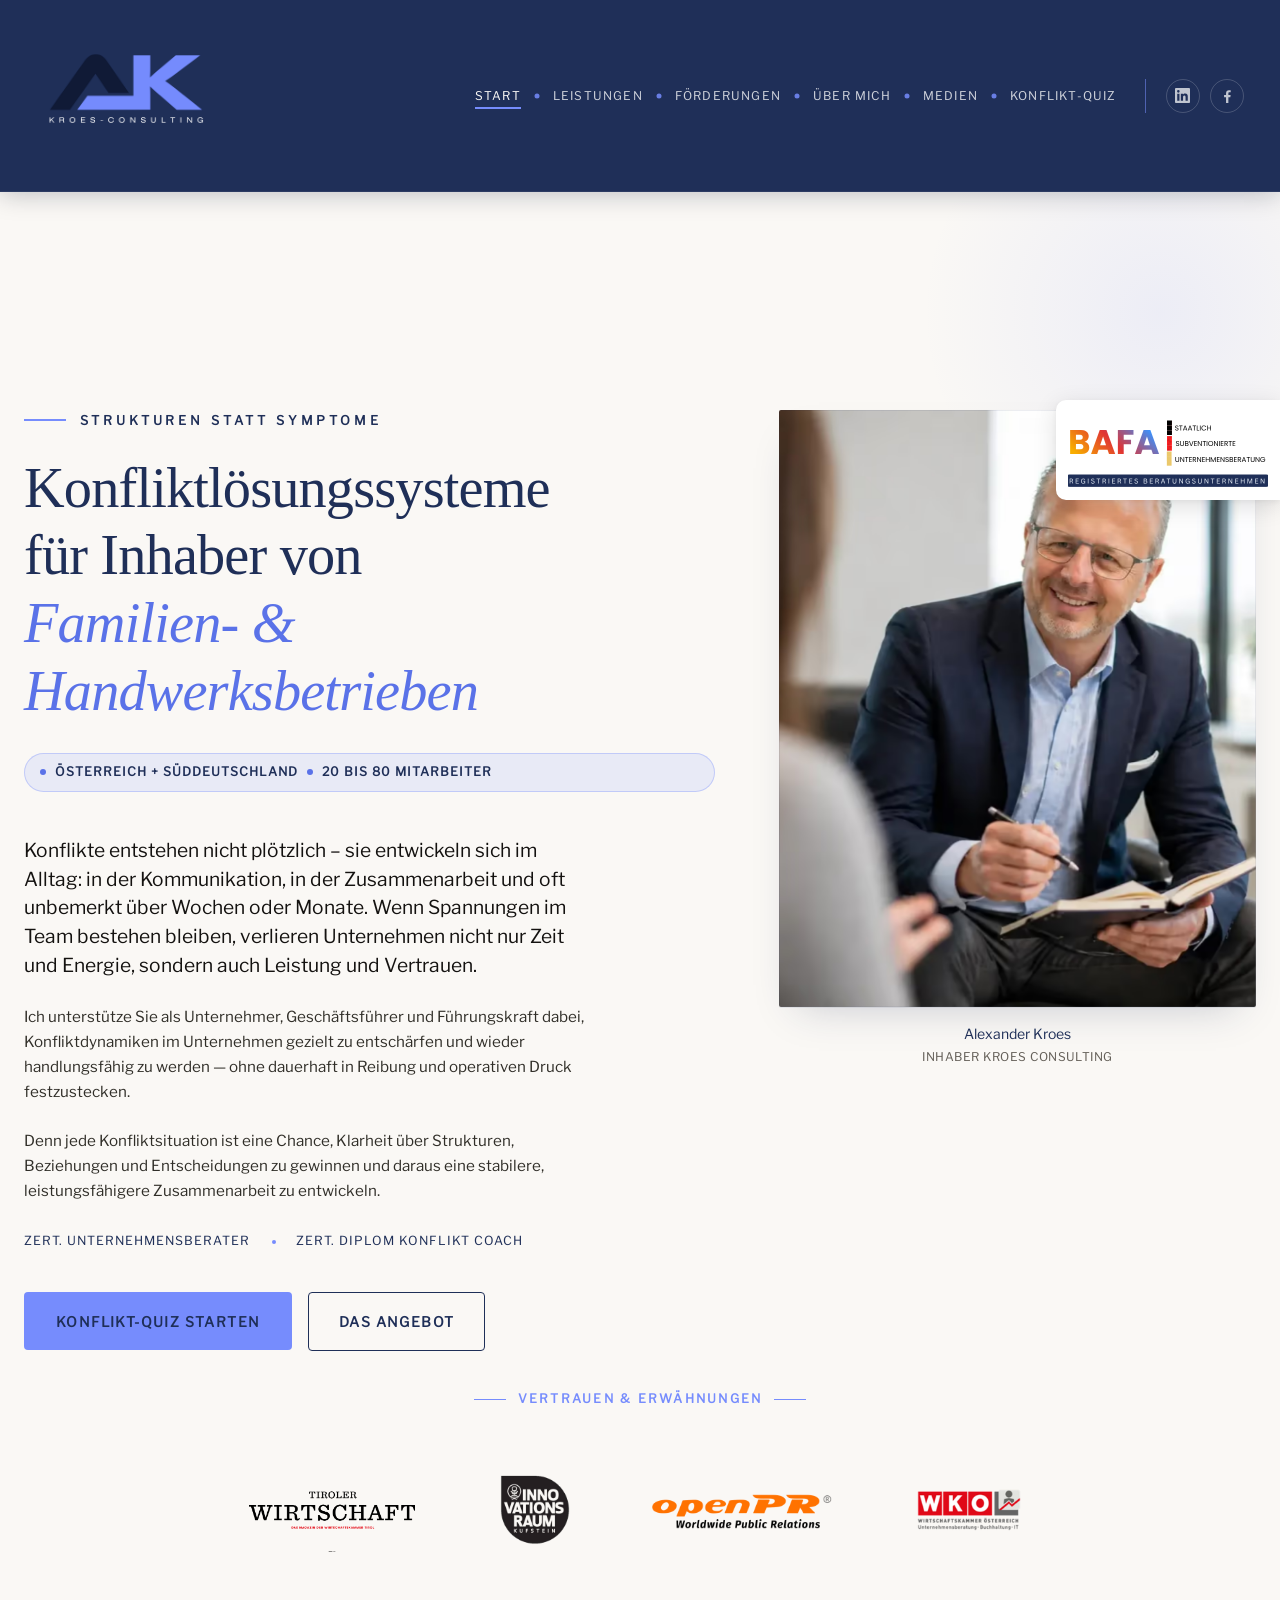
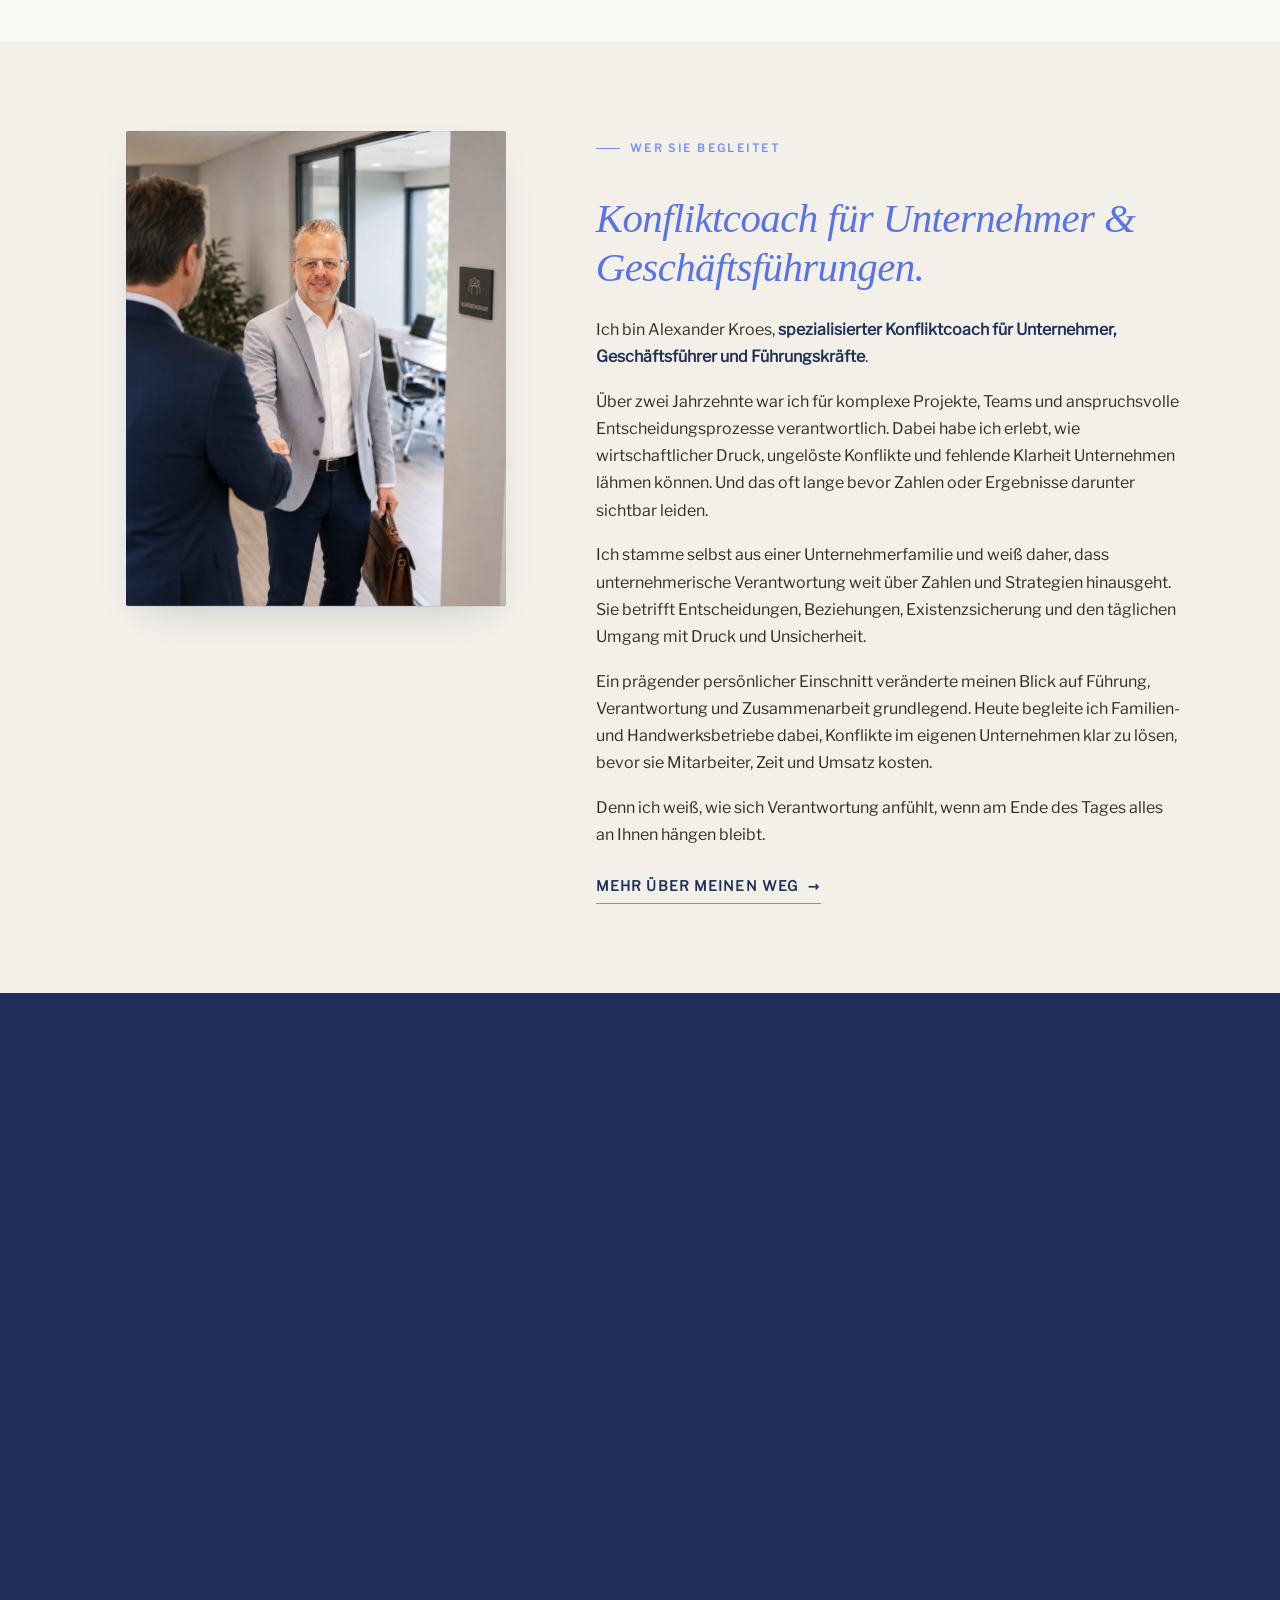
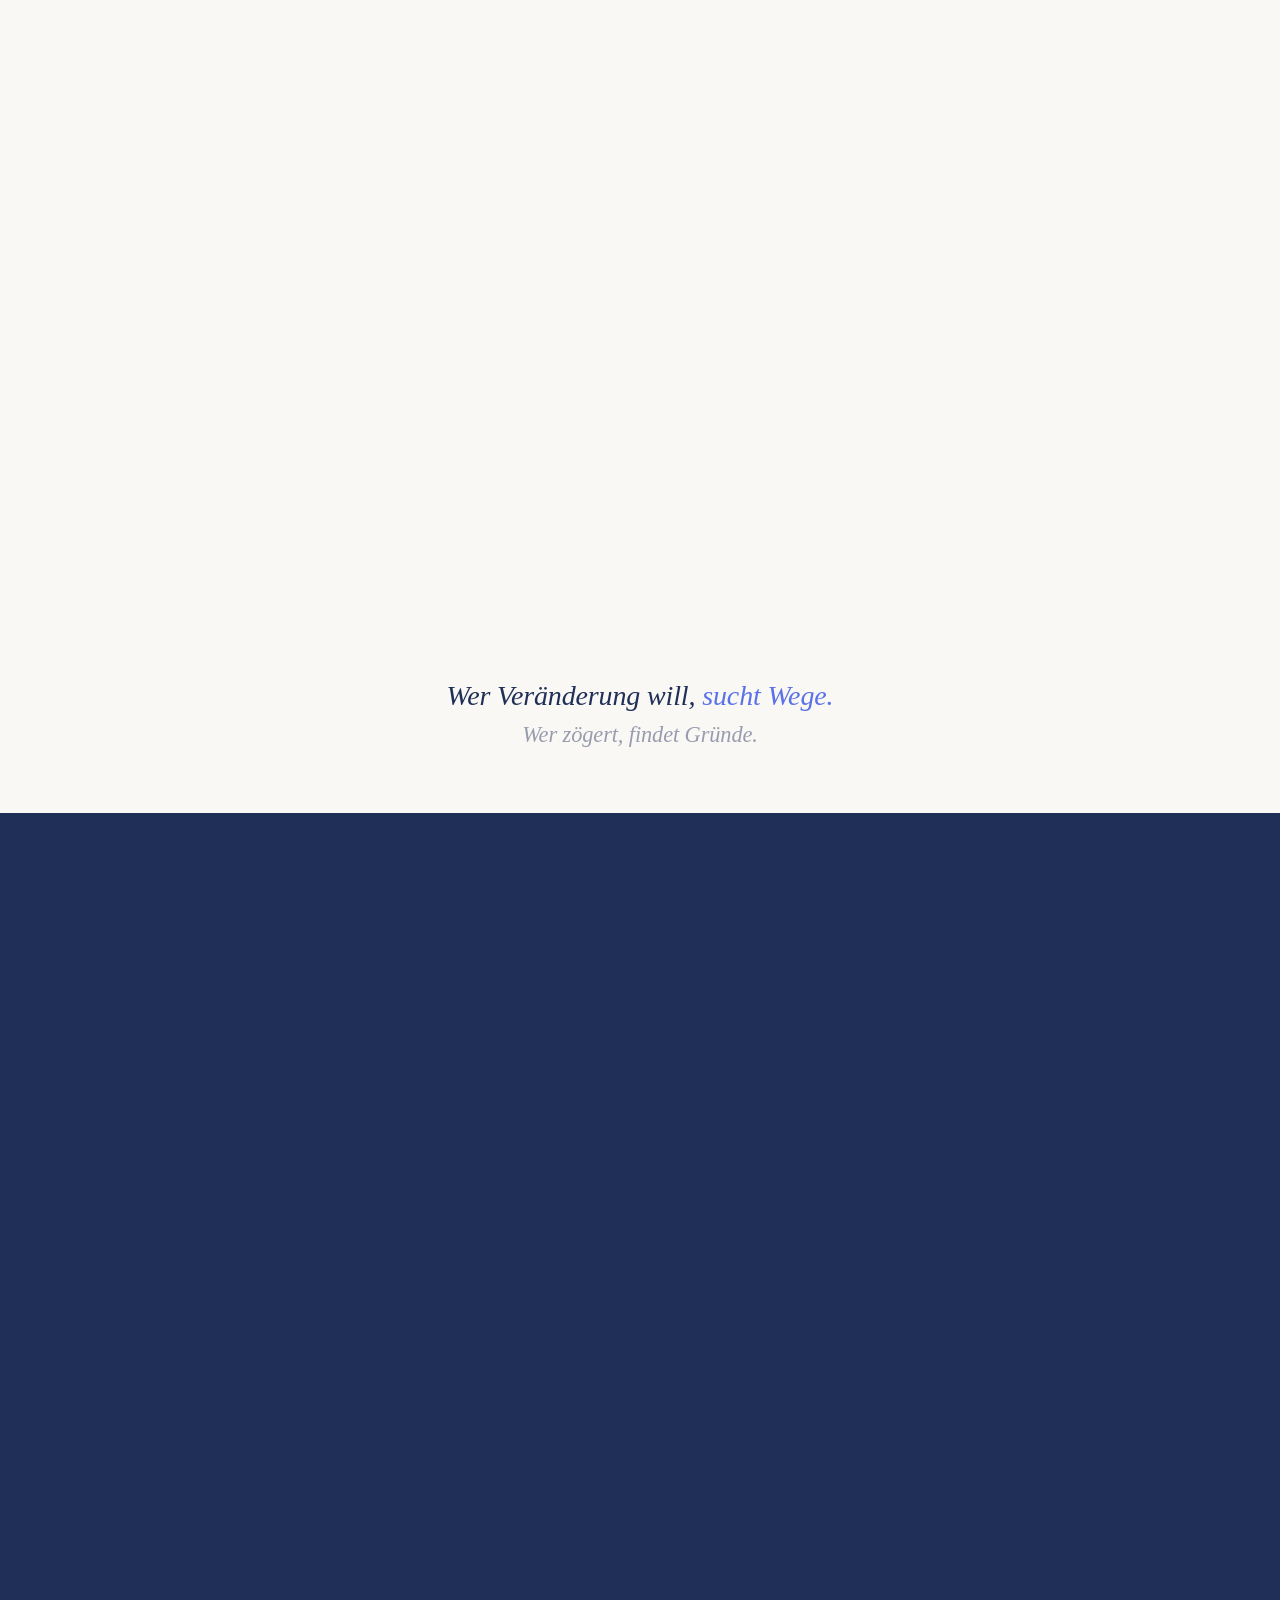
<file: index.html>
<!DOCTYPE html>
<html lang="de-AT">
<head>
  <meta charset="UTF-8">
  <meta name="viewport" content="width=device-width, initial-scale=1.0">
  <title>Kroes Consulting – Konfliktcoaching für Handwerksbetriebe in AT + DE-Süd</title>
  <link rel="preconnect" href="https://static.cloudflareinsights.com" crossorigin>
  <link rel="icon" type="image/svg+xml" href="assets/img/favicon.svg">
  <meta name="description" content="Konflikte im Unternehmen lösen: Coaching für Inhaber von Handwerks- und Familienbetrieben in Österreich und Süddeutschland. Systematisch in 3 Monaten.">
  <!-- Hero-Bild vorab laden (Speed Index / LCP) -->
  <link rel="preload" as="image" href="assets/img/alexander-kroes-konfliktmanagement.avif" type="image/avif" fetchpriority="high">
  <!-- Body-Font vorab laden (verhindert Reflow bei swap) -->
  <link rel="preload" as="font" type="font/woff2" href="fonts/libre-franklin-400.woff2" crossorigin>
  <!-- Critical CSS inline (above-the-fold), Rest deferred -->
  <style>@font-face{font-family:'Libre Franklin';font-style:normal;font-weight:400;font-display:optional;src:url('fonts/libre-franklin-400.woff2') format('woff2')}:root{--navy:#1F2F58;--navy-hover:#273a6e;--navy-light:#2d4484;--navy-deep:#14203e;--navy-dark:#0b1530;--peri:#768CFD;--peri-hover:#8fa0fe;--peri-dark:#5a72e8;--peri-light:#b4c1fe;--warm-50:#faf8f5;--warm-100:#f3f0ea;--warm-200:#e8e3d8;--ink-900:#141210;--ink-800:#201e1a;--ink-700:#302e28;--ink-600:#484540;--ink-500:#645f58;--ink-400:#8a8680;--font-display:'Cormorant Garamond','Georgia',serif;--font-body:'Libre Franklin',system-ui,sans-serif;--w-max:1280px;--ease-out:cubic-bezier(0.16,1,0.3,1);--t-fast:140ms ease;--t-base:270ms ease;--topbar-h:0px}@media (max-width:768px){:root{--topbar-h:0px}}@media (max-width:540px){:root{--topbar-h:0px}}*,*::before,*::after{box-sizing:border-box;margin:0;padding:0}html{scroll-behavior:smooth;-webkit-text-size-adjust:100%;font-size:16px}body{font-family:var(--font-body);font-weight:400;color:var(--ink-700);background:var(--warm-50);line-height:1.65;overflow-x:hidden}img{max-width:100%;display:block;height:auto}a{color:inherit;text-decoration:none}ul{list-style:none}button{cursor:pointer;font-family:inherit;background:none;border:none}.container{width:100%;max-width:var(--w-max);margin-inline:auto;padding-inline:clamp(1.25rem,4vw,2rem)}.topbar{position:fixed;inset-block-start:0;inset-inline:0;z-index:301;height:var(--topbar-h);background:var(--navy-dark);color:rgba(255,255,255,0.72);font-family:var(--font-body);font-size:.78rem;font-weight:500;border-bottom:1px solid rgba(255,255,255,0.06)}.topbar-inner{display:flex;align-items:center;justify-content:space-between;height:100%;gap:1rem}.topbar-left,.topbar-right{display:flex;align-items:center;flex-wrap:nowrap}.topbar-left{gap:.4rem 1.5rem}.topbar-link{display:inline-flex;align-items:center;gap:.45rem;color:rgba(255,255,255,0.72);text-decoration:none;white-space:nowrap}.topbar-link svg{width:14px;height:14px;fill:none;stroke:currentColor;stroke-width:1.7;flex-shrink:0}.topbar-cta{display:inline-flex;align-items:center;gap:.45rem;color:var(--peri);text-decoration:none;font-weight:600;letter-spacing:.04em;white-space:nowrap}.topbar-cta svg{width:14px;height:14px;fill:none;stroke:currentColor;stroke-width:1.8;flex-shrink:0}@media (max-width:768px){.topbar{font-size:.72rem}.topbar-left{gap:.4rem 1rem}}@media (max-width:540px){.topbar-link--email{display:none}.topbar-link svg,.topbar-cta svg{width:13px;height:13px}}@media (max-width:380px){.topbar-cta-label{display:none}}.nav{position:relative;z-index:300;padding-block:1.1rem;background:var(--navy);border-bottom:1px solid rgba(255,255,255,0.06);box-shadow:0 2px 24px rgba(10,18,40,0.25)}.nav .nav-link{color:rgba(255,255,255,0.78)}.nav .nav-toggle span{background:var(--warm-50)}.nav-inner{display:flex;align-items:center;justify-content:space-between;gap:4rem}.nav-logo{margin-inline-end:2rem;display:flex;flex-direction:column;gap:.1rem;line-height:1.1}.nav-logo-img{display:block;height:auto}.nav-end{display:flex;align-items:center;gap:1.75rem}.nav-links{display:flex;align-items:center;gap:2rem}.nav-link{font-family:var(--font-body);font-size:.75rem;font-weight:500;letter-spacing:.1em;text-transform:uppercase;position:relative}.nav-link.active{color:var(--warm-50)}.nav-social{display:flex;align-items:center;gap:.65rem;padding-inline:.25rem;border-inline-start:1px solid rgba(255,255,255,0.12);padding-inline-start:1.25rem}.nav-social a{display:inline-flex;align-items:center;justify-content:center;width:34px;height:34px;border-radius:50%;color:rgba(255,255,255,0.72);border:1px solid rgba(255,255,255,0.18)}.nav-social svg{width:15px;height:15px;fill:currentColor}.nav-toggle{display:none;flex-direction:column;gap:5px;padding:.5rem;cursor:pointer}.nav-toggle span{display:block;width:22px;height:1.5px}@media (max-width:1024px){.nav-links,.nav-social{display:none}.nav-toggle{display:flex}.nav-end{gap:.75rem}}</style>
  <!-- Self-hosted Fonts via assets/css/style.css (DSGVO-konform) -->
  <link rel="preload" href="assets/css/style.min.css?v=22" as="style" onload="this.onload=null;this.rel='stylesheet'">
  <noscript><link rel="stylesheet" href="assets/css/style.min.css?v=22"></noscript>
  <style>
.nav-social{border-inline-start-color:rgba(118,140,253,0.55)}.lb-hero{background:var(--warm-50);padding:clamp(11rem,17vw,16rem) 0 clamp(.75rem,1.5vw,1.5rem);position:relative;overflow:hidden}.lb-hero::before{content:'';position:absolute;top:-120px;right:-120px;width:480px;height:480px;background:radial-gradient(circle,rgba(118,140,253,.1) 0,rgba(118,140,253,0) 70%);pointer-events:none}.lb-hero-grid{display:grid;grid-template-columns:1.45fr 1fr;gap:clamp(2rem,5vw,5rem);align-items:start;max-width:1280px;margin:0 auto;padding:0 1.5rem;position:relative}.lb-content{display:flex;flex-direction:column;gap:1.5rem}.lb-eyebrow{display:inline-flex;align-items:center;gap:.85rem;font-family:var(--font-body);font-size:clamp(.72rem, 1vw, .85rem);font-weight:600;letter-spacing:.3em;text-transform:uppercase;color:var(--navy)}.lb-eyebrow::before{content:'';width:42px;height:2px;background:var(--peri)}.lb-headline{font-family:var(--font-display);font-weight:400;font-size:clamp(2.1rem, 4.4vw, 3.8rem);line-height:1.2;letter-spacing:-.015em;color:var(--navy);margin:0}.lb-headline>span{display:block}.lb-target-pill{display:inline-flex;align-items:center;gap:.55rem;margin:.25rem 0 1.25rem;padding:.5rem .95rem;background:rgba(118,140,253,.13);border:1px solid rgba(118,140,253,.34);border-radius:999px;font-family:var(--font-body);font-size:.78rem;font-weight:600;letter-spacing:.08em;text-transform:uppercase;color:var(--navy)}.lb-target-pill-dot{width:6px;height:6px;border-radius:50%;background:var(--peri-dark);flex-shrink:0}.lb-headline .lb-accent{color:var(--peri-dark);font-style:italic;font-weight:400;position:relative;display:inline-block}.lb-headline .lb-accent::after{content:'';position:absolute;left:0;right:0;bottom:.05em;height:.18em;background:rgba(118,140,253,.28);z-index:-1}.lb-sub{font-family:var(--font-body);font-size:clamp(1.05rem, 1.5vw, 1.3rem);font-weight:400;color:var(--ink-900);margin:0;line-height:1.5;max-width:560px}.lb-lede{font-family:var(--font-body);font-size:clamp(.95rem, 1.05vw, 1.05rem);font-weight:400;color:var(--ink-700,rgba(20,18,16,.78));margin:0;line-height:1.65;max-width:560px}.lb-creds{display:flex;flex-wrap:wrap;gap:.5rem 1.4rem;margin-top:.25rem;font-family:var(--font-body);font-size:.78rem;font-weight:500;color:var(--navy);letter-spacing:.08em;text-transform:uppercase}.lb-creds span{display:inline-flex;align-items:center;gap:.6rem}.lb-creds span+span::before{content:'';width:4px;height:4px;border-radius:50%;background:var(--peri);margin-right:.6rem}.lb-cta-row{display:flex;gap:1rem;flex-wrap:wrap;margin-top:1rem;align-items:center}.lb-btn-primary{background:var(--peri);color:var(--navy);font-family:var(--font-body);font-size:.875rem;font-weight:700;letter-spacing:.1em;text-transform:uppercase;padding:1.1rem 2rem;text-decoration:none;transition:all .2s;display:inline-block;border-radius:4px}.lb-btn-primary:hover{background:#5e76ec;transform:translateY(-2px);box-shadow:0 14px 32px rgba(118,140,253,.35)}.lb-btn-ghost{color:var(--navy);padding:1.05rem 1.85rem;border:1.5px solid var(--navy);font-family:var(--font-body);font-size:.875rem;font-weight:600;letter-spacing:.1em;text-transform:uppercase;text-decoration:none;transition:all .2s;border-radius:4px}.lb-btn-ghost:hover{background:var(--navy);color:#fff}.lb-badge{display:inline-flex;align-items:center;gap:.55rem;font-family:var(--font-body);font-size:.85rem;font-weight:500;color:var(--ink-900);letter-spacing:.01em}.lb-badge strong{font-weight:700;color:var(--navy)}.lb-certs{display:flex;align-items:center;justify-content:flex-start;flex-wrap:wrap;gap:1.75rem;margin-top:1.5rem;padding-top:1.5rem;border-top:1px solid rgba(31,47,88,.12)}.lb-certs img{height:72px;width:auto;object-fit:contain;display:block}.lb-portrait{position:relative;display:flex;flex-direction:column;align-items:center;gap:1rem;width:100%;margin-top:0}.lb-portrait-frame{position:relative;width:100%;max-width:504px;aspect-ratio:504/631;background:var(--warm-100);overflow:hidden;border-radius:2px;box-shadow:0 1px 0 rgba(31,47,88,.08),0 18px 40px -20px rgba(31,47,88,.25);transform:translateZ(0);transition:box-shadow .5s cubic-bezier(.22, 1, .36, 1),transform .5s cubic-bezier(.22, 1, .36, 1);cursor:pointer}.lb-portrait-frame::after{content:"";position:absolute;inset:0;border:1px solid rgba(31,47,88,.08);pointer-events:none;transition:border-color .5s cubic-bezier(.22, 1, .36, 1),inset .5s cubic-bezier(.22, 1, .36, 1)}.lb-portrait-frame img{width:100%;height:100%;object-fit:cover;object-position:center top;display:block;transition:transform .7s cubic-bezier(.22, 1, .36, 1),filter .5s cubic-bezier(.22, 1, .36, 1);will-change:transform}.lb-portrait-frame:hover{transform:translateY(-4px);box-shadow:0 1px 0 rgba(31,47,88,.1),0 28px 55px -22px rgba(31,47,88,.4)}.lb-portrait-frame:hover img{transform:scale(1.04);filter:saturate(1.08) contrast(1.02)}.lb-portrait-frame:hover::after{border-color:rgba(118,140,253,.55);inset:6px}@media (prefers-reduced-motion:reduce){.lb-portrait-frame,.lb-portrait-frame img,.lb-portrait-frame::after{transition:none}.lb-portrait-frame:hover{transform:none}.lb-portrait-frame:hover img{transform:none;filter:none}}.lb-portrait-cap{font-family:var(--font-body);font-size:.875rem;font-weight:500;color:var(--navy);text-align:center;line-height:1.5;margin:0}.lb-portrait-cap span{display:block;font-weight:400;font-size:.75rem;color:var(--ink-500,rgba(20,18,16,.55));letter-spacing:.04em;text-transform:uppercase;margin-top:.25rem}@media (max-width:960px){.lb-hero-grid{grid-template-columns:1fr;gap:2.5rem}.lb-portrait{order:2;margin-top:0}.lb-content{order:1}.lb-portrait-frame{max-width:340px}}@media (max-width:640px){.lb-headline{font-size:clamp(1.85rem, 6.8vw, 2.6rem)}.lb-creds{font-size:.7rem;gap:.4rem 1rem}.lb-press{flex-direction:column;align-items:flex-start;gap:.8rem}.lb-cta-row{flex-direction:column;align-items:stretch}.lb-cta-row a{text-align:center}}.v1-press{background:var(--warm-50);padding:clamp(.75rem,1.5vw,1.5rem) 0 clamp(2.5rem,5vw,4rem);border-bottom:1px solid rgba(31,47,88,.06)}.v1-press-tag{display:flex;align-items:center;justify-content:center;gap:.7rem;font-family:var(--font-body);font-size:.78rem;font-weight:600;letter-spacing:.18em;text-transform:uppercase;color:var(--peri);margin-bottom:clamp(1.5rem,3vw,2.2rem)}.v1-press-tag::after,.v1-press-tag::before{content:'';width:32px;height:1px;background:var(--peri)}.v1-press-grid{display:flex;flex-wrap:wrap;align-items:center;justify-content:center;gap:clamp(2rem,6vw,4.5rem)}.v1-press-grid img{max-height:90px;width:auto;max-width:280px;object-fit:contain;transition:transform .3s ease}.v1-press-grid img[src*=wko]{max-height:130px;max-width:220px}.v1-press-grid img:hover{transform:scale(1.08)}@media (max-width:768px){.v1-press-grid{gap:2rem}.v1-press-grid img{max-height:64px;max-width:180px}.v1-press-grid img[src*=wko]{max-height:92px;max-width:150px}}.v1-bento{content-visibility:auto;contain-intrinsic-size:0 1100px}.v1-bars{content-visibility:auto;contain-intrinsic-size:0 700px}.v1-scenarios{content-visibility:auto;contain-intrinsic-size:0 1100px}.v1-receipt-wrap{content-visibility:auto;contain-intrinsic-size:0 700px}.v1-offer{content-visibility:auto;contain-intrinsic-size:0 900px}.v1-quiz-cta{content-visibility:auto;contain-intrinsic-size:0 750px}.v1-testimonials{content-visibility:auto;contain-intrinsic-size:0 800px}.v1-trust{content-visibility:auto;contain-intrinsic-size:0 800px}.v1-faq{content-visibility:auto;contain-intrinsic-size:0 950px}.v1-insurance{content-visibility:auto;contain-intrinsic-size:0 350px}.footer{content-visibility:auto;contain-intrinsic-size:0 600px}.v1-bio{background:var(--warm-100);padding:clamp(4rem,7vw,6rem) 0}.v1-bio-grid{display:grid;grid-template-columns:0.85fr 1.15fr;gap:clamp(2rem,5vw,4.5rem);align-items:start;max-width:1080px;margin:0 auto}.v1-bio-photo{width:100%;display:flex;justify-content:center}.v1-bio-frame{position:relative;width:100%;max-width:380px;aspect-ratio:4/5;background:var(--warm-50);border-radius:2px;overflow:hidden;box-shadow:0 1px 0 rgba(31,47,88,.08),0 18px 40px -20px rgba(31,47,88,.25);transform:translateZ(0);transition:box-shadow .5s cubic-bezier(.22,1,.36,1),transform .5s cubic-bezier(.22,1,.36,1);cursor:pointer}.v1-bio-frame::after{content:"";position:absolute;inset:0;border:1px solid rgba(31,47,88,.08);pointer-events:none;transition:border-color .5s cubic-bezier(.22,1,.36,1),inset .5s cubic-bezier(.22,1,.36,1)}.v1-bio-frame img{width:100%;height:100%;object-fit:cover;object-position:center top;display:block;transition:transform .7s cubic-bezier(.22,1,.36,1),filter .5s cubic-bezier(.22,1,.36,1);will-change:transform}.v1-bio-frame:hover{transform:translateY(-4px);box-shadow:0 1px 0 rgba(31,47,88,.1),0 28px 55px -22px rgba(31,47,88,.4)}.v1-bio-frame:hover img{transform:scale(1.04);filter:saturate(1.08) contrast(1.02)}.v1-bio-frame:hover::after{border-color:rgba(118,140,253,.55);inset:6px}.v1-bio-h2{font-family:var(--font-display);font-weight:400;font-size:clamp(1.75rem,3.2vw,2.6rem);line-height:1.2;letter-spacing:-.015em;color:var(--navy);margin:1rem 0 1.5rem}.v1-bio-h2 em{font-style:italic;color:var(--peri-dark,#5a72e8)}.v1-bio-text p{font-family:var(--font-body);font-size:clamp(1rem,1.2vw,1.1rem);line-height:1.7;color:var(--ink-700);margin:0 0 1.1rem;max-width:60ch}.v1-bio-text p strong{color:var(--navy);font-weight:600}.v1-bio-link{display:inline-flex;align-items:center;gap:.6rem;margin-top:.5rem;font-family:var(--font-body);font-size:.875rem;font-weight:600;letter-spacing:.08em;text-transform:uppercase;color:var(--navy);text-decoration:none;border-bottom:1.5px solid var(--peri);padding-bottom:.35rem;transition:color .2s ease,border-color .2s ease}.v1-bio-link span{transition:transform .2s ease}.v1-bio-link:hover{color:var(--peri-dark,#5a72e8);border-color:var(--peri-dark,#5a72e8)}.v1-bio-link:hover span{transform:translateX(4px)}@media (max-width:900px){.v1-bio-grid{grid-template-columns:1fr;gap:2rem}.v1-bio-photo{justify-content:center}.v1-bio-frame{max-width:300px}.v1-bio-h2{margin-top:0;text-align:center}.v1-bio-text .section-tag-v2{justify-content:center}.v1-bio-text p{margin-left:auto;margin-right:auto}.v1-bio-link{margin-left:auto;margin-right:auto;display:flex;width:fit-content}}@media (max-width:600px){.v1-bio{padding:clamp(2.5rem,6vw,4rem) 0}.v1-bio-frame{max-width:240px}.v1-bio-h2{font-size:clamp(1.55rem,6vw,2rem)}}@media (prefers-reduced-motion:reduce){.v1-bio-frame,.v1-bio-frame img,.v1-bio-frame::after,.v1-bio-link,.v1-bio-link span{transition:none}.v1-bio-frame:hover{transform:none}.v1-bio-frame:hover img{transform:none;filter:none}.v1-bio-link:hover span{transform:none}}  </style>
</head>
<body>

  <nav class="nav" id="nav" aria-label="Hauptnavigation">
    <div class="container nav-inner">
      <a href="index.html" class="nav-logo nav-logo-mark"><img src="assets/img/logo.png" alt="Kroes Consulting" class="nav-logo-img" width="800" height="600" decoding="async"></a>
      <div class="nav-end">
        <ul class="nav-links" role="list">
          <li><a href="index.html" class="nav-link active">Start</a></li>
          <li><a href="leistungen.html" class="nav-link">Leistungen</a></li>
          <li><a href="foerderungen.html" class="nav-link">Förderungen</a></li>
          <li><a href="ueber-uns.html" class="nav-link">Über mich</a></li>
          <li><a href="medien.html" class="nav-link">Medien</a></li>
          <li><a href="quiz.html" class="nav-link">Konflikt-Quiz</a></li>
        </ul>

        <div class="nav-social" aria-label="Social Media">
          <a href="https://www.linkedin.com/in/kroesconsulting/" target="_blank" rel="noopener" aria-label="Kroes Consulting auf LinkedIn">
            <svg viewBox="0 0 24 24" aria-hidden="true"><path d="M20.45 20.45h-3.56v-5.57c0-1.33-.03-3.04-1.85-3.04-1.86 0-2.14 1.45-2.14 2.95v5.66H9.34V9h3.42v1.56h.05c.48-.9 1.64-1.85 3.37-1.85 3.6 0 4.27 2.37 4.27 5.45v6.29zM5.34 7.43a2.07 2.07 0 1 1 0-4.14 2.07 2.07 0 0 1 0 4.14zM7.12 20.45H3.56V9h3.56v11.45zM22.22 0H1.77C.79 0 0 .77 0 1.72v20.56C0 23.23.79 24 1.77 24h20.45c.98 0 1.78-.77 1.78-1.72V1.72C24 .77 23.2 0 22.22 0z"/></svg>
          </a>
          <a href="https://www.facebook.com/kroesconsulting/" target="_blank" rel="noopener" aria-label="Kroes Consulting auf Facebook">
            <svg viewBox="0 0 24 24" aria-hidden="true"><path d="M13.4 23.91v-9.29h3.12l.47-3.62H13.4V8.69c0-1.05.29-1.76 1.79-1.76h1.91V3.69c-.33-.04-1.47-.14-2.79-.14-2.76 0-4.65 1.69-4.65 4.78V11H6.54v3.62h3.11v9.29h3.76z"/></svg>
          </a>
        </div>
      </div>
      <button class="nav-toggle" id="navToggle" aria-label="Menü öffnen" aria-expanded="false"><span></span><span></span><span></span></button>
    </div>
  </nav>

  <!-- Mobile Menü -->
  <div class="mobile-menu" id="mobileMenu" aria-hidden="true" role="dialog" aria-label="Mobilnavigation">
    <a href="index.html">Start</a>
    <a href="leistungen.html">Leistungen</a>
    <a href="foerderungen.html">Förderungen</a>
    <a href="ueber-uns.html">Über mich</a>
    <a href="medien.html">Medien</a>
    <a href="quiz.html">Konflikt-Quiz</a>
    <a href="kontakt.html" class="accent">Kontakt</a>
    <div class="mobile-menu-social" aria-label="Social Media">
      <a href="https://www.linkedin.com/in/kroesconsulting/" target="_blank" rel="noopener" aria-label="LinkedIn">
        <svg viewBox="0 0 24 24" aria-hidden="true"><path d="M20.45 20.45h-3.56v-5.57c0-1.33-.03-3.04-1.85-3.04-1.86 0-2.14 1.45-2.14 2.95v5.66H9.34V9h3.42v1.56h.05c.48-.9 1.64-1.85 3.37-1.85 3.6 0 4.27 2.37 4.27 5.45v6.29zM5.34 7.43a2.07 2.07 0 1 1 0-4.14 2.07 2.07 0 0 1 0 4.14zM7.12 20.45H3.56V9h3.56v11.45zM22.22 0H1.77C.79 0 0 .77 0 1.72v20.56C0 23.23.79 24 1.77 24h20.45c.98 0 1.78-.77 1.78-1.72V1.72C24 .77 23.2 0 22.22 0z"/></svg>
      </a>
      <a href="https://www.facebook.com/kroesconsulting/" target="_blank" rel="noopener" aria-label="Facebook">
        <svg viewBox="0 0 24 24" aria-hidden="true"><path d="M13.4 23.91v-9.29h3.12l.47-3.62H13.4V8.69c0-1.05.29-1.76 1.79-1.76h1.91V3.69c-.33-.04-1.47-.14-2.79-.14-2.76 0-4.65 1.69-4.65 4.78V11H6.54v3.62h3.11v9.29h3.76z"/></svg>
      </a>
    </div>
    <p class="mobile-menu-footer">Kroes Consulting · Tirol · Österreich</p>
  </div>

  <main>

    <!-- HERO: Editorial-Style -->
    <section class="lb-hero">
      <div class="lb-hero-grid">
        <!-- LEFT: Content -->
        <div class="lb-content">
          <div class="lb-eyebrow">Strukturen statt Symptome</div>
          <h1 class="lb-headline">
            <span class="lb-row1">Konfliktlösungssysteme</span>
            <span class="lb-row2">für Inhaber von</span>
            <span class="lb-row3"><span class="lb-accent">Familien- &amp; Handwerksbetrieben</span></span>
          </h1>
          <div class="lb-target-pill">
            <span class="lb-target-pill-dot" aria-hidden="true"></span><span>Österreich + Süddeutschland</span><span class="lb-target-pill-dot" aria-hidden="true"></span><span>20 bis 80 Mitarbeiter</span>
          </div>
          <p class="lb-sub">Konflikte entstehen nicht plötzlich – sie entwickeln sich im Alltag: in der Kommunikation, in der Zusammenarbeit und oft unbemerkt über Wochen oder Monate. Wenn Spannungen im Team bestehen bleiben, verlieren Unternehmen nicht nur Zeit und Energie, sondern auch Leistung und Vertrauen.</p>
          <p class="lb-lede">Ich unterstütze Sie als Unternehmer, Geschäftsführer und Führungskraft dabei, Konfliktdynamiken im Unternehmen gezielt zu entschärfen und wieder handlungsfähig zu werden — ohne dauerhaft in Reibung und operativen Druck festzustecken.</p>
          <p class="lb-lede">Denn jede Konfliktsituation ist eine Chance, Klarheit über Strukturen, Beziehungen und Entscheidungen zu gewinnen und daraus eine stabilere, leistungsfähigere Zusammenarbeit zu entwickeln.</p>
          <div class="lb-creds">
            <span>Zert. Unternehmensberater</span>
            <span>Zert. Diplom Konflikt Coach</span>
          </div>
          <div class="lb-cta-row">
            <a href="quiz.html" class="lb-btn-primary">Konflikt-Quiz starten</a>
            <a href="#angebot" class="lb-btn-ghost">Das Angebot</a>
          </div>
        </div>
        <!-- RIGHT: Portrait -->
        <div class="lb-portrait">
          <div class="lb-portrait-frame">
            <picture>
              <source srcset="assets/img/alexander-kroes-konfliktmanagement.avif" type="image/avif">
              <img src="assets/img/alexander-kroes-konfliktmanagement.webp" alt="Alexander Kroes — Kroes Consulting" loading="eager" fetchpriority="high" decoding="async" width="1080" height="864">
            </picture>
          </div>
          <p class="lb-portrait-cap">Alexander Kroes<br><span>Inhaber Kroes Consulting</span></p>
        </div>
      </div>
    </section>

    <!-- VERTRAUEN & ERWÄHNUNGEN — Press-Logos -->
    <section class="v1-press" aria-label="Vertrauen &amp; Erwähnungen">
      <div class="container">
        <div class="v1-press-tag">Vertrauen &amp; Erwähnungen</div>
        <div class="v1-press-grid">
          <img src="assets/img/tiroler%20wirtschaftswoche.png" alt="Tiroler Wirtschaftswoche" loading="lazy" width="1200" height="630" decoding="async">
          <img src="assets/img/Innovationsraum.webp" alt="Innovationsraum" loading="lazy" width="500" height="500" decoding="async">
          <img src="assets/img/openpr.png" alt="openPR" loading="lazy" width="1024" height="512" decoding="async">
          <img src="assets/img/wko.png" alt="WKO – Wirtschaftskammer Österreich" loading="lazy" width="180" height="180" decoding="async">
        </div>
      </div>
    </section>

    <!-- BENTO TYPISCHE KONFLIKTE -->
    <section class="v1-bento" id="problem">
      <div class="container">
        <div class="v1-bento-head">
          <div class="section-tag-v2"><span class="section-tag-v2-line"></span>Typische Konflikte</div>
          <h2 class="v1-bento-h2">Sechs typische <em>Mitarbeiterkonflikte</em> — täglich, teuer, lösbar.</h2>
        </div>
        <div class="v1-bento-grid">
          <div class="v1-bento-card big">
            <div class="v1-bento-num">01</div>
            <div>
              <h3>Probleme zwischen Chef und Mitarbeiter</h3>
              <p>Der häufigste Konflikt — und der teuerste. Ungeklärte Erwartungen, fehlende Anerkennung, harte Töne. Folge: stille Kündigung, Quiet Quitting, Fluktuation.</p>
            </div>
          </div>
          <div class="v1-bento-card peri">
            <div class="v1-bento-num">02</div>
            <div>
              <h3>Generationenkonflikte im Betrieb</h3>
              <p>Alter Meister, junge Lehrlinge.</p>
            </div>
          </div>
          <div class="v1-bento-card">
            <div class="v1-bento-num">03</div>
            <div>
              <h3>Probleme zwischen Mitarbeitern</h3>
              <p>Wer entscheidet was?</p>
            </div>
          </div>
          <div class="v1-bento-card">
            <div class="v1-bento-num">04</div>
            <div>
              <h3>Mitarbeiter reden nicht miteinander</h3>
              <p>Halbe Sätze, ganze Schäden.</p>
            </div>
          </div>
          <div class="v1-bento-card">
            <div class="v1-bento-num">05</div>
            <div>
              <h3>Schlechte Stimmung im Betrieb</h3>
              <p>Tempo vs. Qualität.</p>
            </div>
          </div>
          <div class="v1-bento-card peri">
            <div class="v1-bento-num">06</div>
            <div>
              <h3>Teamprobleme im Familienbetrieb</h3>
              <p>Nachfolge & Geschwister.</p>
            </div>
          </div>
        </div>
      </div>
    </section>

    <!-- BAR CHART REALE AUSWIRKUNGEN -->
    <section class="v1-bars">
      <div class="container">
        <div class="v1-bars-grid">
          <div class="v1-bars-list">
            <div class="v1-bar" style="--w: 40%">
              <div class="v1-bar-row">
                <div class="v1-bar-label">Führungszeit für Konflikte</div>
                <div class="v1-bar-track"><div class="v1-bar-fill"></div></div>
                <div class="v1-bar-val">30–50 %</div>
              </div>
              <div class="v1-bar-src">KPMG-Konfliktkostenstudie: Führungskräfte verbringen 30–50 % ihrer Arbeitszeit mit Konfliktbearbeitung statt Wertschöpfung.</div>
            </div>
            <div class="v1-bar" style="--w: 5%">
              <div class="v1-bar-row">
                <div class="v1-bar-label">Verlorene Arbeitszeit pro MA</div>
                <div class="v1-bar-track"><div class="v1-bar-fill"></div></div>
                <div class="v1-bar-val">2,1 Std/Wo</div>
              </div>
              <div class="v1-bar-src">CPP Global Human Capital Report: Mitarbeiter verlieren im Schnitt 2,1 Stunden pro Woche durch Konflikte am Arbeitsplatz.</div>
            </div>
            <div class="v1-bar" style="--w: 18%">
              <div class="v1-bar-row">
                <div class="v1-bar-label">Innerlich gekündigte MA</div>
                <div class="v1-bar-track"><div class="v1-bar-fill"></div></div>
                <div class="v1-bar-val">18 %</div>
              </div>
              <div class="v1-bar-src">Gallup Engagement Index Deutschland: rund 18 % der Mitarbeiter haben innerlich gekündigt — keine Eigeninitiative, keine Verantwortung.</div>
            </div>
            <div class="v1-bar" style="--w: 70%">
              <div class="v1-bar-row">
                <div class="v1-bar-label">Engagement hängt an Führung</div>
                <div class="v1-bar-track"><div class="v1-bar-fill"></div></div>
                <div class="v1-bar-val">70 %</div>
              </div>
              <div class="v1-bar-src">Gallup „It's the Manager": 70 % der Varianz in Mitarbeiter-Engagement gehen direkt auf die Führungskraft zurück.</div>
            </div>
            <div class="v1-bar" style="--w: 37%">
              <div class="v1-bar-row">
                <div class="v1-bar-label">Verlorene Meeting-Zeit</div>
                <div class="v1-bar-track"><div class="v1-bar-fill"></div></div>
                <div class="v1-bar-val">37 %</div>
              </div>
              <div class="v1-bar-src">Doodle State of Meetings Report: 37 % der Meeting-Zeit gehen für unnötige oder schlecht vorbereitete Termine verloren.</div>
            </div>
          </div>
          <div class="v1-bars-text">
            <div class="section-tag-v2"><span class="section-tag-v2-line"></span>Reale Auswirkungen</div>
            <h2 class="v1-bars-h2">Was <em>Mitarbeiterkonflikte</em> Ihr Unternehmen wirklich kosten.</h2>
            <p class="v1-bars-sub">Konflikte kosten Geld. Täglich. Nicht direkt sichtbar — aber messbar in Produktivitätsverlust, Reibungen im Team, Fluktuation und Fehlentscheidungen auf Führungsebene. Diese Kosten tauchen in keiner klassischen Auswertung auf — bis sie im Jahresabschluss sichtbar werden, ohne dass jemand die Ursache benennen kann.</p>
          </div>
        </div>
      </div>
    </section>

    <!-- RECEIPT EXAMPLE -->
    <!-- DREI BETRIEBSGRÖSSEN — STATISCHE SZENARIEN-RECHNUNG -->
    <section class="v1-scenarios" id="szenarien">
      <div class="container">
        <div class="v1-scenarios-head">
          <div class="section-tag-v2"><span class="section-tag-v2-line"></span>Was Konflikte wirklich kosten</div>
          <h2 class="v1-scenarios-h2">Drei Betriebe.<br>Drei reale Konfliktszenarien.<br><em>Konkrete Zahlen.</em></h2>
          <p class="v1-scenarios-sub">Konservativ kalkuliert auf Basis öffentlich zugänglicher Studien — keine Schätzwerte aus dem Marketing-Lehrbuch. Jede Position ist quellenbelegt; die vollständigen Belege finden Sie unter den Karten.</p>
        </div>

        <div class="v1-scenarios-grid">
          <!-- Szenario 1: Kleinbetrieb -->
          <article class="v1-scen-card">
            <div class="v1-scen-tag">Szenario · Klein</div>
            <div class="v1-scen-size">20</div>
            <div class="v1-scen-size-sub">Mitarbeiter · Handwerksbetrieb</div>
            <p class="v1-scen-context">Ungelöster Konflikt zwischen Projektleiter und zwei langgedienten Gesellen. Zieht sich seit Monaten — niemand spricht es offen an, alle merken es.</p>
            <div class="v1-scen-row"><span>Produktivitätsverlust (6 MA)</span><span>39.600 €</span></div>
            <div class="v1-scen-row"><span>Erhöhte Krankenstände</span><span>7.800 €</span></div>
            <div class="v1-scen-row"><span>Führungszeit Inhaber</span><span>21.000 €</span></div>
            <div class="v1-scen-total"><span>Pro Jahr</span><span>≈ 68.400 €</span></div>
          </article>

          <!-- Szenario 2: Mittelbetrieb -->
          <article class="v1-scen-card featured">
            <div class="v1-scen-tag">Szenario · Mittel</div>
            <div class="v1-scen-size">60</div>
            <div class="v1-scen-size-sub">Mitarbeiter · KMU</div>
            <p class="v1-scen-context">Eskalierter Teamkonflikt zwischen zwei Bereichen. Erste Kündigung steht im Raum, das Klima kippt — der Inhaber greift täglich ein.</p>
            <div class="v1-scen-row"><span>Produktivitätsverlust (18 MA)</span><span>118.800 €</span></div>
            <div class="v1-scen-row"><span>Erhöhte Krankenstände</span><span>23.400 €</span></div>
            <div class="v1-scen-row"><span>Führungszeit-Bindung</span><span>33.500 €</span></div>
            <div class="v1-scen-row"><span>1 Fluktuation (inkl. Recruiting &amp; Einarbeitung)</span><span>13.700 €</span></div>
            <div class="v1-scen-total"><span>Pro Jahr</span><span>≈ 189.400 €</span></div>
          </article>

          <!-- Szenario 3: Größerer Betrieb -->
          <article class="v1-scen-card">
            <div class="v1-scen-tag">Szenario · Größer</div>
            <div class="v1-scen-size">80</div>
            <div class="v1-scen-size-sub">Mitarbeiter · Mittelständisches Handwerk</div>
            <p class="v1-scen-context">Führungskonflikt zwischen Geschäftsführung und zwei Bereichsleitern. Fachkräfte verlassen den Betrieb — nicht wegen des Geldes.</p>
            <div class="v1-scen-row"><span>Produktivitätsverlust (24 MA)</span><span>171.600 €</span></div>
            <div class="v1-scen-row"><span>Erhöhte Krankenstände</span><span>36.000 €</span></div>
            <div class="v1-scen-row"><span>Führungszeit (2 FK)</span><span>56.000 €</span></div>
            <div class="v1-scen-row"><span>2 Fluktuationen (inkl. Recruiting &amp; Einarbeitung)</span><span>27.400 €</span></div>
            <div class="v1-scen-total"><span>Pro Jahr</span><span>≈ 291.000 €</span></div>
          </article>
        </div>

        <div class="v1-scen-sources">
          <h3>Quellen &amp; Berechnungsgrundlage</h3>
          <ul>
            <li><strong>KPMG-Konfliktkostenstudie (2009/2012):</strong> Führungskräfte verbringen 30–50 % ihrer Arbeitszeit mit Konfliktbearbeitung; bei betroffenen Mitarbeitern führen ungelöste Konflikte zu 10–15 % Produktivitätsverlust.</li>
            <li><strong>Gallup Engagement Index Deutschland (2023):</strong> 18 % der Beschäftigten haben innerlich gekündigt; geschätzter Produktivitätsverlust ca. 14 % je betroffener Person.</li>
            <li><strong>Fehlzeiten-Report (WIdO / AOK) &amp; ÖGK-Fehlzeitenbericht:</strong> Konfliktbedingte psychische Belastungen erhöhen die Krankenstandstage signifikant — im Schnitt 5–8 zusätzliche Ausfalltage pro betroffenem Mitarbeiter und Jahr; Tageskosten Krankenstand AT/DE laut WIFO/IW Köln ca. 250–300 €.</li>
            <li><strong>Deloitte Österreich (2019), Fluktuationskostenstudie:</strong> durchschnittliche Vollkosten pro verlorener Stelle 14.900 € (Gesamtdurchschnitt), <strong>13.705 € in Unternehmen mit weniger als 100 Mitarbeitern</strong> — inkl. Recruiting, Onboarding und Übergangsverlust. Bei Führungspositionen typischerweise höher.</li>
            <li><strong>Gehaltsbasis (Annahme):</strong> Durchschnitts-Bruttogehalt KMU/Handwerk Österreich 55.000 € p.a. inkl. Lohnnebenkosten; Führungskräfte 75–80.000 € p.a.</li>
          </ul>
          <p class="v1-scen-disclaimer">Konservativ kalkuliert auf Basis der unteren Bandbreite der zitierten Studien. In der Praxis liegen die tatsächlichen Kosten häufig höher — etwa durch Projektverzug, Pönalen, Imageverlust, Kettenreaktionen im Team oder den Verlust qualifizierter Fachkräfte (deren Nachbesetzung deutlich über dem Deloitte-Durchschnitt liegen kann). Die Zahlen oben sind belastbar, aber kein Pauschalwert: Jeder Betrieb ist anders. Eine konkrete Analyse für Ihren Betrieb ist Teil der kostenfreien Konfliktkosten-Analyse.</p>
        </div>
      </div>
    </section>

    <!-- MINI-BIO: Wer Sie begleitet -->
    <section class="v1-bio" id="bio" aria-labelledby="bioHeading">
      <div class="container">
        <div class="v1-bio-grid">
          <div class="v1-bio-photo">
            <div class="v1-bio-frame">
              <img src="assets/img/alexander-kroes-24.webp" alt="Alexander Kroes — Konfliktcoach für Unternehmer und Geschäftsführungen" loading="lazy" decoding="async" width="900" height="1125">
            </div>
          </div>
          <div class="v1-bio-text">
            <div class="section-tag-v2"><span class="section-tag-v2-line"></span>Wer Sie begleitet</div>
            <h2 class="v1-bio-h2" id="bioHeading"><em>Konfliktcoach für Unternehmer &amp; Geschäftsführungen.</em></h2>
            <p>Ich bin Alexander Kroes, <strong>spezialisierter Konfliktcoach für Unternehmer, Geschäftsführer und Führungskräfte</strong>.</p>
            <p>Über zwei Jahrzehnte war ich für komplexe Projekte, Teams und anspruchsvolle Entscheidungsprozesse verantwortlich. Dabei habe ich erlebt, wie wirtschaftlicher Druck, ungelöste Konflikte und fehlende Klarheit Unternehmen lähmen können. Und das oft lange bevor Zahlen oder Ergebnisse darunter sichtbar leiden.</p>
            <p>Ich stamme selbst aus einer Unternehmerfamilie und weiß daher, dass unternehmerische Verantwortung weit über Zahlen und Strategien hinausgeht. Sie betrifft Entscheidungen, Beziehungen, Existenzsicherung und den täglichen Umgang mit Druck und Unsicherheit.</p>
            <p>Ein prägender persönlicher Einschnitt veränderte meinen Blick auf Führung, Verantwortung und Zusammenarbeit grundlegend. Heute begleite ich Familien- und Handwerksbetriebe dabei, Konflikte im eigenen Unternehmen klar zu lösen, bevor sie Mitarbeiter, Zeit und Umsatz kosten.</p>
            <p>Denn ich weiß, wie sich Verantwortung anfühlt, wenn am Ende des Tages alles an Ihnen hängen bleibt.</p>
            <a href="ueber-uns.html" class="v1-bio-link">Mehr über meinen Weg <span aria-hidden="true">→</span></a>
          </div>
        </div>
      </div>
    </section>

    <!-- LÖSUNG / OFFER -->
    <section class="v1-offer" id="angebot">
      <div class="container">
        <div class="section-tag-v2" style="color: var(--peri);"><span class="section-tag-v2-line"></span>Die Lösung</div>
        <div style="display: flex; flex-wrap: wrap; gap: 2.5rem 4rem; align-items: flex-start;">
          <div style="flex: 1 1 440px; min-width: 0;">
            <h2 class="v1-offer-h2" style="margin-top: 0;">Mitarbeiterkonflikte lösen — <em>der Weg</em> für Inhaber im Handwerk</h2>
            <p class="v1-offer-sub">Kroes Consulting wendet keine Standard-Konzepte an, denn jeder Familien- und Handwerksbetrieb hat seine eigene Geschichte, eigene Menschen und Kulturen — und eigene Konfliktsituationen. Deshalb wird jede Begleitung individuell auf Ihre aktuellen Herausforderungen und Ihre Führungskultur mit Ihren wirtschaftlichen Zielen zugeschnitten.</p>
            <p style="margin: 1.75rem 0 0; display: flex; flex-wrap: wrap; gap: 2rem; font-family: var(--font-body); font-size: 0.8125rem; font-weight: 700; letter-spacing: 0.08em; text-transform: uppercase; color: var(--warm-50);">
              <span style="display:inline-flex; align-items:center; gap:0.5rem;"><span style="width:6px; height:6px; border-radius:50%; background:var(--peri);"></span>Vertraulich</span>
              <span style="display:inline-flex; align-items:center; gap:0.5rem;"><span style="width:6px; height:6px; border-radius:50%; background:var(--peri);"></span>Verbindlich</span>
              <span style="display:inline-flex; align-items:center; gap:0.5rem;"><span style="width:6px; height:6px; border-radius:50%; background:var(--peri);"></span>Persönlich</span>
            </p>
          </div>
          <div style="flex: 1 1 340px; min-width: 0; align-self: flex-start;">
            <img src="assets/img/alexander-kroes-4.webp" alt="Alexander Kroes — Diplom Konfliktcoach für Familien- und Handwerksbetriebe" loading="lazy" class="v1-offer-portrait" width="720" height="1082" decoding="async">
            <p class="v1-offer-portrait-caption" style="width: 70%; margin: 0.75rem 0 0 auto; text-align: center; font-family: var(--font-display); font-style: italic; font-size: 0.8125rem; font-weight: 400; color: var(--warm-50); opacity: 0.85;">Diplom Konfliktcoach Herr Alexander Kroes</p>
          </div>
        </div>
        <div class="v1-offer-grid" style="margin-top: 3rem;">
          <article class="v1-offer-card featured">
            <div class="v1-offer-num">01</div>
            <h3>Konfliktkosten-Analyse</h3>
            <p>30-minütiges Strategiegespräch — exklusiv nach abgeschlossenem Konflikt-Quiz. Ihre persönliche Auswertung dient als Grundlage, damit wir die Zeit konkret und vorbereitet nutzen.</p>
            <div class="v1-offer-card-price">Kostenfrei · nach Quiz-Auswertung</div>
            <a href="quiz.html" class="v1-offer-link">→ Quiz starten</a>
          </article>
          <article class="v1-offer-card">
            <div class="v1-offer-num">02</div>
            <h3>LeadResolve</h3>
            <p>Das Konfliktcoaching-Programm für Inhaber von Familien- und Handwerksbetrieben. Spannungen im Betrieb verstehen, entschärfen und als Wendepunkt nutzen — vertraulich, direkt und konsequent lösungsorientiert begleitet.</p>
            <a href="leadresolve.html" class="v1-offer-link">→ Programm ansehen</a>
          </article>
        </div>
      </div>
    </section>

    <!-- QUIZ CTA — Selbstcheck zwischen Lösung & Final-CTA -->
    <section class="v1-quiz-cta" id="quiz-teaser">
      <div class="container v1-quiz-cta-inner">
        <div>
          <div class="v1-quiz-cta-tag">Selbstcheck · 3 Minuten</div>
          <h2>Wie konfliktfähig ist <em>Ihr Unternehmen</em> wirklich?</h2>
          <p class="v1-quiz-cta-desc">Bevor Sie investieren — finden Sie heraus, wo Ihr Unternehmen aktuell steht. 10 ehrliche Fragen, vier Kategorien, sofortige Auswertung mit konkreten Empfehlungen.</p>
          <p class="v1-quiz-cta-desc">Der Fokus liegt nicht auf Bewertung, sondern auf Reflexion und Entwicklung.</p>
          <div class="v1-quiz-chips">
            <span class="v1-quiz-chip">10 Fragen</span>
            <span class="v1-quiz-chip">4 Kategorien</span>
            <span class="v1-quiz-chip">Sofortige Auswertung</span>
            <span class="v1-quiz-chip">100% anonym</span>
          </div>
          <a href="quiz.html" class="v1-quiz-cta-btn">
            Quiz starten <span class="v1-quiz-cta-btn-arrow">→</span>
          </a>
        </div>

        <div class="v1-quiz-mockup" aria-hidden="true">
          <div class="v1-quiz-mockup-progress">
            <span>Frage <strong>3</strong> von 10</span>
            <span class="v1-quiz-mockup-progress-pct">30%</span>
          </div>
          <div class="v1-quiz-mockup-bar"><div></div></div>
          <div class="v1-quiz-mockup-line"></div>
          <div class="v1-quiz-mockup-q">Wie werden bei Ihnen schwierige Themen angesprochen?</div>
          <div class="v1-quiz-mockup-options">
            <div class="v1-quiz-mockup-option"><span class="v1-quiz-mockup-letter">A</span><span>Offen und direkt — wir reden über das, was zählt.</span></div>
            <div class="v1-quiz-mockup-option active"><span class="v1-quiz-mockup-letter">B</span><span>Unterschiedlich — manche Themen ja, andere bleiben Tabu.</span></div>
            <div class="v1-quiz-mockup-option"><span class="v1-quiz-mockup-letter">C</span><span>Eher selten — wir vermeiden Konflikte, wo es geht.</span></div>
            <div class="v1-quiz-mockup-option"><span class="v1-quiz-mockup-letter">D</span><span>Schwierige Themen werden konsequent verschwiegen.</span></div>
          </div>
        </div>
      </div>
    </section>

    <!-- TESTIMONIALS — Social Proof direkt vor finalem CTA -->
    <!-- ⚠️ PLATZHALTER: Quotes, Namen & Rollen durch echte Kundenstimmen ersetzen -->
    <section class="v1-testimonials" id="stimmen" aria-labelledby="testHeading">
      <div class="container">
        <div class="v1-test-header">
          <div>
            <div class="v1-test-eyebrow">Das sagen meine Kunden</div>
            <h2 class="v1-test-headline" id="testHeading">Streit im Team gelöst — <em>Stimmen aus dem Handwerk</em>.</h2>
          </div>
          <p class="v1-test-intro">Die Zusammenarbeit basiert nicht auf Standardlösungen, sondern auf einem klaren Verständnis für Strukturen, Mitarbeiter und Entscheidungsprozesse — speziell in Betrieben, in denen Leistung und Zusammenarbeit direkt zusammenhängen.</p>
        </div>

        <div class="v1-test-grid">
          <article class="v1-test-card">
            <div class="v1-test-stars" aria-label="5 von 5 Sternen">★★★★★</div>
            <blockquote class="v1-test-quote">„Endlich jemand, der nicht in Theorien spricht, sondern versteht, wie ein Handwerksbetrieb wirklich tickt. Nach drei Monaten haben wir Konflikte gelöst, die uns vorher monatelang gelähmt haben."</blockquote>
            <div class="v1-test-author">
              <div class="v1-test-name">Thomas B.</div>
              <div class="v1-test-role">Geschäftsführer · Metallverarbeitung</div>
            </div>
          </article>

          <article class="v1-test-card">
            <div class="v1-test-stars" aria-label="5 von 5 Sternen">★★★★★</div>
            <blockquote class="v1-test-quote">„Wir haben nicht nur eine bessere Stimmung im Team, sondern endlich Strukturen, die funktionieren. Auch wenn ich mal nicht im Betrieb bin. Das war für mich der entscheidende Unterschied."</blockquote>
            <div class="v1-test-author">
              <div class="v1-test-name">Lorenz M.</div>
              <div class="v1-test-role">Inhaber · Tischlerei</div>
            </div>
          </article>

          <article class="v1-test-card">
            <div class="v1-test-stars" aria-label="5 von 5 Sternen">★★★★★</div>
            <blockquote class="v1-test-quote">„Klare Sprache, kein Geschwafel, keine Folien-Schlachten. Alexander hat in zwei Gesprächen mehr bewegt als andere in einem halben Jahr. Genau das, was ein Praktiker braucht."</blockquote>
            <div class="v1-test-author">
              <div class="v1-test-name">Michael F.</div>
              <div class="v1-test-role">Prokurist · Maler</div>
            </div>
          </article>
        </div>
      </div>
    </section>

    <!-- DECISION — Pull-Quote vor finalem CTA -->
    <section class="v1-decision" aria-label="Entscheidungsmoment">
      <div class="container">
        <div class="v1-decision-inner reveal">
          <p class="v1-decision-line v1-decision-line--strong">Wer Veränderung will, <em>sucht Wege.</em></p>
          <p class="v1-decision-line v1-decision-line--muted">Wer zögert, findet Gründe.</p>
        </div>
      </div>
    </section>

    <!-- TRUST + CTA — Full-Width Unified Block -->
    <section class="v1-trust" aria-labelledby="trustHeading">
      <div class="v1-trust-grid">
        <div class="v1-trust-block">
          <div class="v1-trust-photo">
            <img src="assets/img/alexander-kroes-18.webp" alt="Alexander Kroes. Konfliktcoach für Familien- und Handwerksbetriebe" loading="lazy" decoding="async" width="900" height="599">
          </div>
          <div class="v1-trust-eyebrow">Keine Folien. Keine Floskeln.</div>
          <h2 class="v1-trust-headline" id="trustHeading">Konflikte im Team <em>pragmatisch lösen.</em><br>Statt schweigen &amp; aussitzen.</h2>
          <p class="v1-trust-sub">Ich baue Ihnen die Strukturen, die Konflikte nicht nur lösen, sondern verhindern. Damit Sie Fachkräfte halten, klare Entscheidungen treffen und Ihr Handwerksbetrieb profitabel wächst.</p>
          <div class="v1-trust-buttons">
            <a href="quiz.html" class="v1-trust-btn">Konflikt-Diagnose vereinbaren →</a>
            <a href="quiz.html" class="v1-trust-btn v1-trust-btn--ghost">Konflikt-Quiz starten</a>
          </div>
          <div class="v1-trust-microcopy">Schriftliche Auswertung<span>·</span>Kein Vertriebsgespräch<span>·</span>Antwort innerhalb 24 Stunden</div>
        </div>
      </div>
    </section>

    <!-- FAQ -->
    <section class="v1-faq" aria-labelledby="faqHeading">
      <div class="container">
        <div class="v1-faq-grid">
          <aside class="v1-faq-aside">
            <div class="v1-faq-eyebrow">Häufige Fragen</div>
            <h2 id="faqHeading">Mitarbeiter-Konflikte:<br><em>Häufige Fragen</em> aus dem Betriebsalltag.</h2>
          </aside>

          <div class="v1-faq-list">
            <details class="v1-faq-item">
              <summary>Woran erkenne ich, dass Konflikte mir gerade Geld kosten — auch wenn keiner offen streitet?</summary>
              <div class="v1-faq-answer">
                <p>Wenn auf der Baustelle plötzlich langsamer gearbeitet wird, Übergaben nicht sauber laufen oder kleine Fehler sich häufen, dann ist das selten Zufall. Oft sprechen die Leute nicht mehr miteinander — sondern nur noch das Nötigste.</p>
                <p>Das kostet Sie jeden Tag Zeit, Nerven und vor allem <strong>Marge</strong>. Und das Gefährlichste: Es passiert schleichend. Sie merken es erst dann richtig, wenn Termine „platzen" oder Kunden sich beschweren und schlecht über Ihren Betrieb reden.</p>
              </div>
            </details>

            <details class="v1-faq-item">
              <summary>Warum eskalieren Konflikte in Handwerksbetrieben oft schneller als in anderen Unternehmen?</summary>
              <div class="v1-faq-answer">
                <p>Weil hier unter höherem Druck gearbeitet wird. Enge Zeitpläne, körperliche Arbeit, direkte Kommunikation — da reicht oftmals nur ein falsches Wort und es kippt.</p>
                <p>Was dann passiert: Dinge werden persönlich genommen, Fronten verhärten sich und plötzlich geht es nicht mehr um die Sache, sondern ums <strong>„Recht haben"</strong>.</p>
                <p>Und genau da verlieren Sie als Geschäftsführer die Kontrolle, wenn Sie keine klaren Strukturen für den Umgang mit solchen Situationen haben.</p>
              </div>
            </details>

            <details class="v1-faq-item">
              <summary>Was ist das größte Risiko, wenn ich Konflikte einfach laufen lasse?</summary>
              <div class="v1-faq-answer">
                <p><strong>Sie verlieren die besten Leute — nicht die lautesten.</strong></p>
                <p>Die Guten gehen leise, wenn sie keine Lust mehr auf Spannungen und Aussichtslosigkeit haben. Zurück bleiben oftmals genau die, die Teil des Problems sind.</p>
                <p>Parallel sinkt die Leistung im Team, Fehler nehmen zu und Sie sind irgendwann nur noch damit beschäftigt, Probleme als „Feuerwehrmann" zu löschen, statt das Unternehmen weiterzuentwickeln.</p>
              </div>
            </details>

            <details class="v1-faq-item">
              <summary>Warum reicht es nicht, wenn ich als Geschäftsführer einfach ein Machtwort spreche?</summary>
              <div class="v1-faq-answer">
                <p>Weil Sie damit punktuelle Symptome unterdrücken, aber nicht die eigentlichen <strong>Ursachen</strong> lösen.</p>
                <p>Kurzfristig ist Ruhe — aber unter der Oberfläche bleibt alles bestehen. Beim nächsten Druck eskaliert es wieder, oft stärker als zuvor.</p>
                <p>Ein funktionierendes System sorgt dafür, dass Konflikte im Team geklärt werden, ohne dass Sie jedes Mal eingreifen müssen. Genau da setzt professionelles Konfliktmanagement an.</p>
              </div>
            </details>

            <details class="v1-faq-item">
              <summary>Warum sollte ich das Thema extern lösen lassen — und nicht intern?</summary>
              <div class="v1-faq-answer">
                <p>Weil Sie <strong>Teil des Systems</strong> sind. Ihre Sicht ist nicht neutral — und genau das merken Ihre Mitarbeiter.</p>
                <p>Ein externer Blick bringt Struktur, Klarheit und vor allem eines: Lösungen, die akzeptiert werden. Ich arbeite nicht mit Standard-Methoden oder theoretischen Modellen, sondern mit einem klaren, praxiserprobten Vorgehen — speziell für Betriebe, in denen Leistung und Zusammenarbeit direkt zusammenhängen.</p>
                <p>Ziel ist nicht nur eine „bessere Stimmung", sondern ein echter Team-Spirit, der funktioniert — zuverlässig, belastbar und ohne ständiges Eingreifen Ihrerseits.</p>
              </div>
            </details>
          </div>
        </div>
      </div>
    </section>

    <!-- INSURANCE / TRUST BANNER -->
    <section class="v1-insurance" aria-label="Berufshaftpflicht-Versicherung">
      <div class="container">
        <div class="v1-insurance-card">
          <div class="v1-insurance-text">
            <h2>Konflikt-Beratung mit Substanz. Sicherheit mit System.</h2>
            <p>Verantwortung heißt, zu den eigenen Empfehlungen zu stehen. Mit Haltung und Absicherung. Deshalb ist Kroes Consulting professionell versichert — für die maximale Sicherheit meiner Kunden.</p>
          </div>
          <div class="v1-insurance-badge">
            <img src="assets/img/exali-haftpflicht-sicher.png" alt="exali Haftpflicht-Sicher Siegel — Berufshaftpflicht-Versicherung von Kroes Consulting" loading="lazy" decoding="async" width="140" height="140">
          </div>
        </div>
      </div>
    </section>

  </main>

  <footer class="footer" role="contentinfo">
    <div class="container">
      <div class="footer-main">
        <div class="footer-brand">
          <div class="nav-logo" style="margin-bottom: 0.25rem;">
            <span class="nav-logo-name" style="color: var(--warm-50);">Kroes Consulting</span>
            <span class="nav-logo-sub">Consulting & Coaching</span>
          </div>
          <p>Konfliktcoaching für Familien- und Handwerksbetriebe in Österreich und Süddeutschland.</p>
          <p class="footer-tagline">Fachlich. Strategisch. Persönlich.</p>
          <div class="footer-certificates footer-certificates--start">
            <img src="assets/img/kroes%20consulting%20-%20staatlich%20gepr%C3%BCft%20.png" alt="Kroes Consulting — staatlich geprüft" loading="lazy" width="180" height="180" decoding="async">
            <img src="assets/img/kroes%20consulting%20-%20staatlich%20gepr%C3%BCft%20-%20ppc.png" alt="Kroes Consulting — staatlich geprüft, PPC" loading="lazy" width="180" height="180" decoding="async">
            <img src="assets/img/kroes%20consulting%20-%20staatlich%20gepr%C3%BCft%20-%20%C3%B6cert%20.png" alt="Kroes Consulting — staatlich geprüft, ÖCERT" loading="lazy" width="180" height="180" decoding="async">
          </div>
        </div>
        <div class="footer-col"><p class="footer-col-title">Navigation</p>
          <ul class="footer-links" role="list">
            <li><a href="index.html">Startseite</a></li>
            <li><a href="leistungen.html">Leistungen</a></li>
            <li><a href="ueber-uns.html">Alexander Kroes</a></li>
            <li><a href="medien.html">Medien</a></li>
            <li><a href="kontakt.html">Kontakt</a></li>
          </ul></div>
        <div class="footer-col"><p class="footer-col-title">Leistungen</p>
          <ul class="footer-links" role="list">
            <li><a href="leadresolve.html">LeadResolve</a></li>
            <li><a href="foerderungen.html">Förderungen</a></li>
            <li><a href="quiz.html">Konflikt-Quiz</a></li>
          </ul></div>
        <div class="footer-col"><p class="footer-col-title">Kontakt</p>
          <div class="footer-contact"><p>Alexander Kroes e.U.<br>Büro:<br>Unterer Stadtplatz 11<br>6330 Kufstein<br>Österreich<br><br><a href="mailto:info@kroes-consulting.com" style="color:inherit;">info@kroes-consulting.com</a></p></div></div>
      </div>
      <div class="footer-social-row" aria-label="Social Media">
        <a href="https://www.linkedin.com/in/kroesconsulting/" target="_blank" rel="noopener" aria-label="Kroes Consulting auf LinkedIn">
          <svg viewBox="0 0 24 24" aria-hidden="true"><path d="M20.45 20.45h-3.56v-5.57c0-1.33-.03-3.04-1.85-3.04-1.86 0-2.14 1.45-2.14 2.95v5.66H9.34V9h3.42v1.56h.05c.48-.9 1.64-1.85 3.37-1.85 3.6 0 4.27 2.37 4.27 5.45v6.29zM5.34 7.43a2.07 2.07 0 1 1 0-4.14 2.07 2.07 0 0 1 0 4.14zM7.12 20.45H3.56V9h3.56v11.45zM22.22 0H1.77C.79 0 0 .77 0 1.72v20.56C0 23.23.79 24 1.77 24h20.45c.98 0 1.78-.77 1.78-1.72V1.72C24 .77 23.2 0 22.22 0z"/></svg>
        </a>
        <a href="https://www.facebook.com/kroesconsulting/" target="_blank" rel="noopener" aria-label="Kroes Consulting auf Facebook">
          <svg viewBox="0 0 24 24" aria-hidden="true"><path d="M13.4 23.91v-9.29h3.12l.47-3.62H13.4V8.69c0-1.05.29-1.76 1.79-1.76h1.91V3.69c-.33-.04-1.47-.14-2.79-.14-2.76 0-4.65 1.69-4.65 4.78V11H6.54v3.62h3.11v9.29h3.76z"/></svg>
        </a>
      </div>
      <div class="footer-bottom">
        <p>© 2026 Alexander Kroes e.U. Alle Rechte vorbehalten.</p>
        <p class="footer-credit-text">Website by <a href="https://upprime-connect.at/" target="_blank" rel="noopener"><strong>Upprime</strong> <span class="credit-accent">Connect</span></a></p>
        <nav class="footer-legal"><a href="impressum.html">Impressum</a><a href="datenschutz.html">Datenschutz</a></nav>
      </div>
    </div>
  </footer>


<script src="assets/js/main.js" defer></script>
  <script>
    // Counter Animation (only if counter element exists)
    const counter = document.getElementById('v1Counter');
    if (counter) {
      const target = 247000;
      const duration = 2400;
      let start = null;
      function animate(t) {
        if (!start) start = t;
        const progress = Math.min((t - start) / duration, 1);
        const eased = 1 - Math.pow(1 - progress, 3);
        const value = Math.floor(target * eased);
        counter.textContent = '€' + value.toLocaleString('de-DE');
        if (progress < 1) requestAnimationFrame(animate);
      }
      requestAnimationFrame(animate);
    }

    // Bar reveal on scroll
    const bars = document.querySelectorAll('.v1-bar');
    const obs = new IntersectionObserver((entries) => {
      entries.forEach(e => { if (e.isIntersecting) e.target.classList.add('in-view'); });
    }, { threshold: 0.4 });
    bars.forEach(b => obs.observe(b));
  </script>
  <!-- Cloudflare Web Analytics --><script defer src='https://static.cloudflareinsights.com/beacon.min.js' data-cf-beacon='{"token": "0da3c59f06a34f4aaf22c33a0c50015e"}'></script><!-- End Cloudflare Web Analytics -->
  <!-- BAFA Siegel: Registriertes Beratungsunternehmen -->
  <aside class="bafa-badge" aria-label="BAFA - Registriertes Beratungsunternehmen">
    <a href="foerderungen.html" aria-label="Mehr zur BAFA-Foerderung">
      <img src="assets/img/bafa-siegel.png?v=3" alt="BAFA - Staatlich subventionierte Unternehmensberatung. Registriertes Beratungsunternehmen." loading="lazy" />
    </a>
  </aside>
  <!-- BAFA Popup (Auto-Anzeige nach 8s, 7 Tage Sperre nach Schliessen) -->
  <script src="assets/js/bafa-popup.js" defer></script>
</body>
</html>
</file>
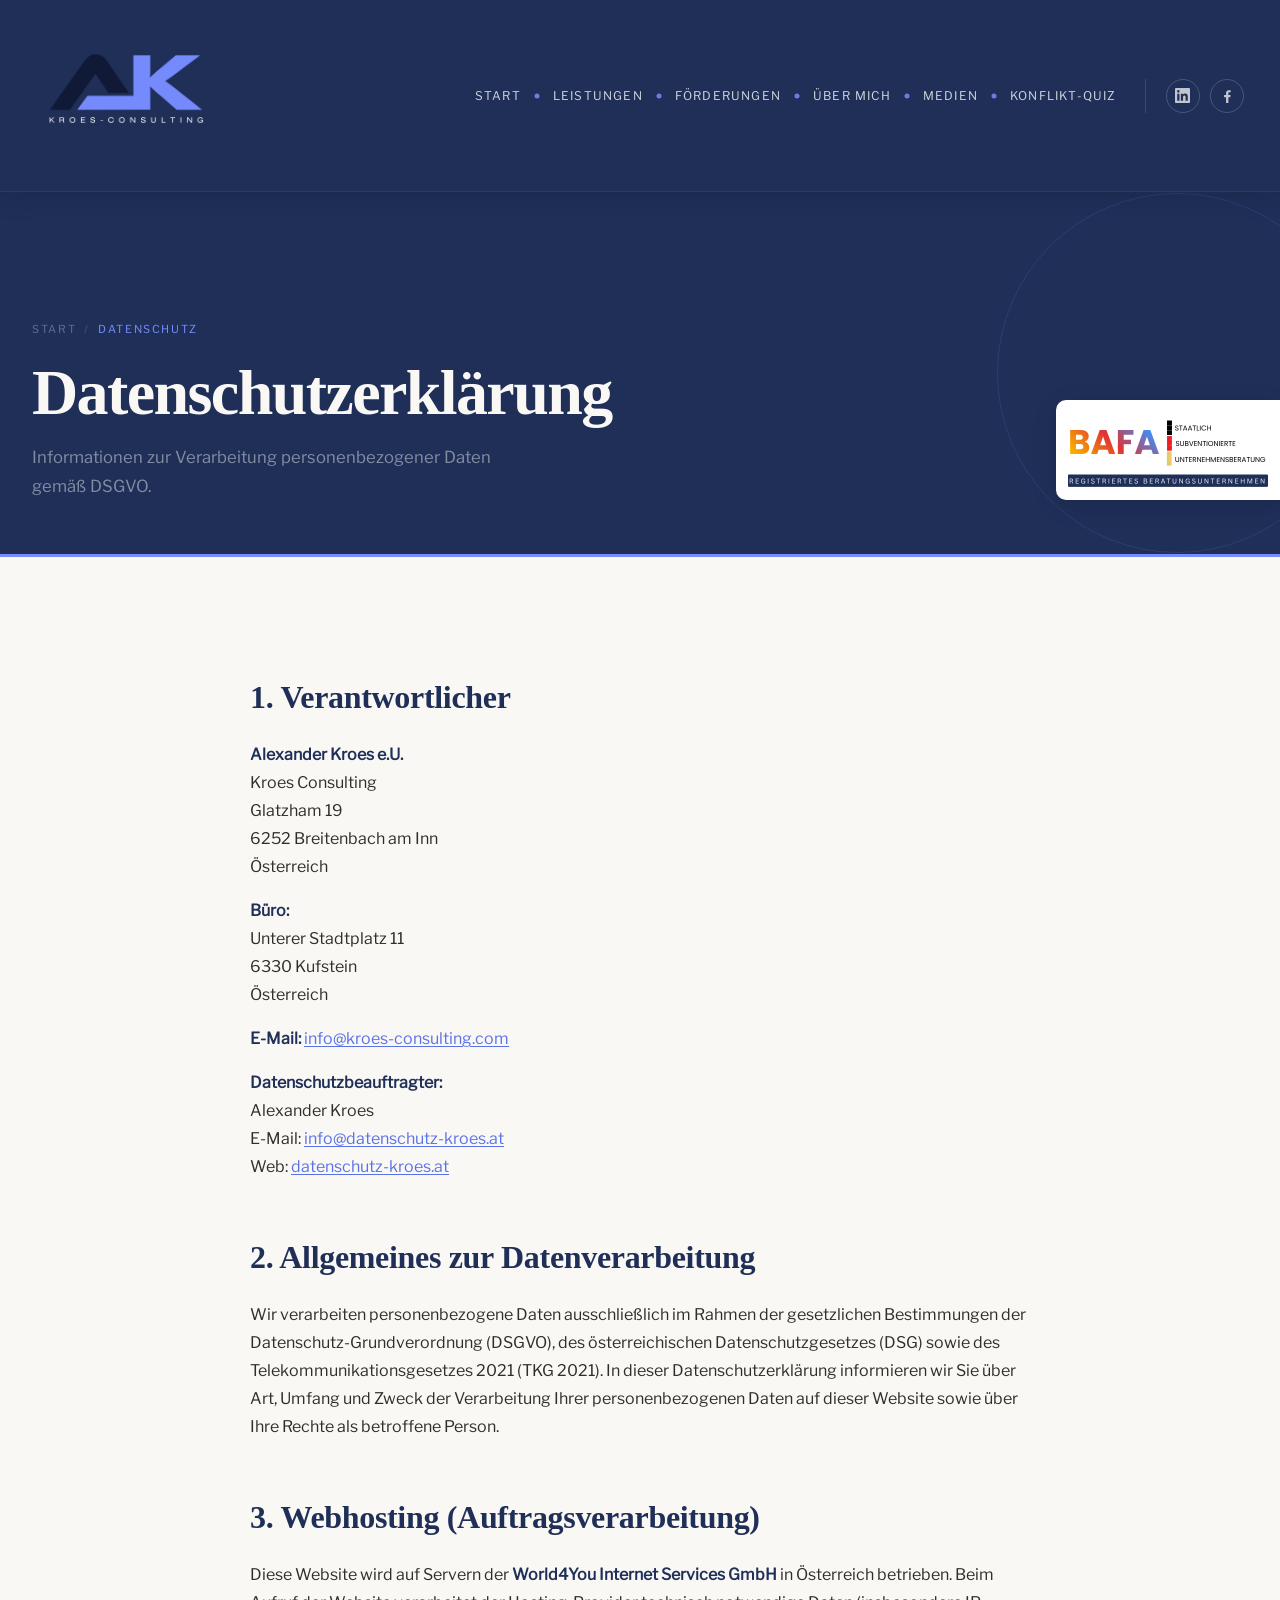
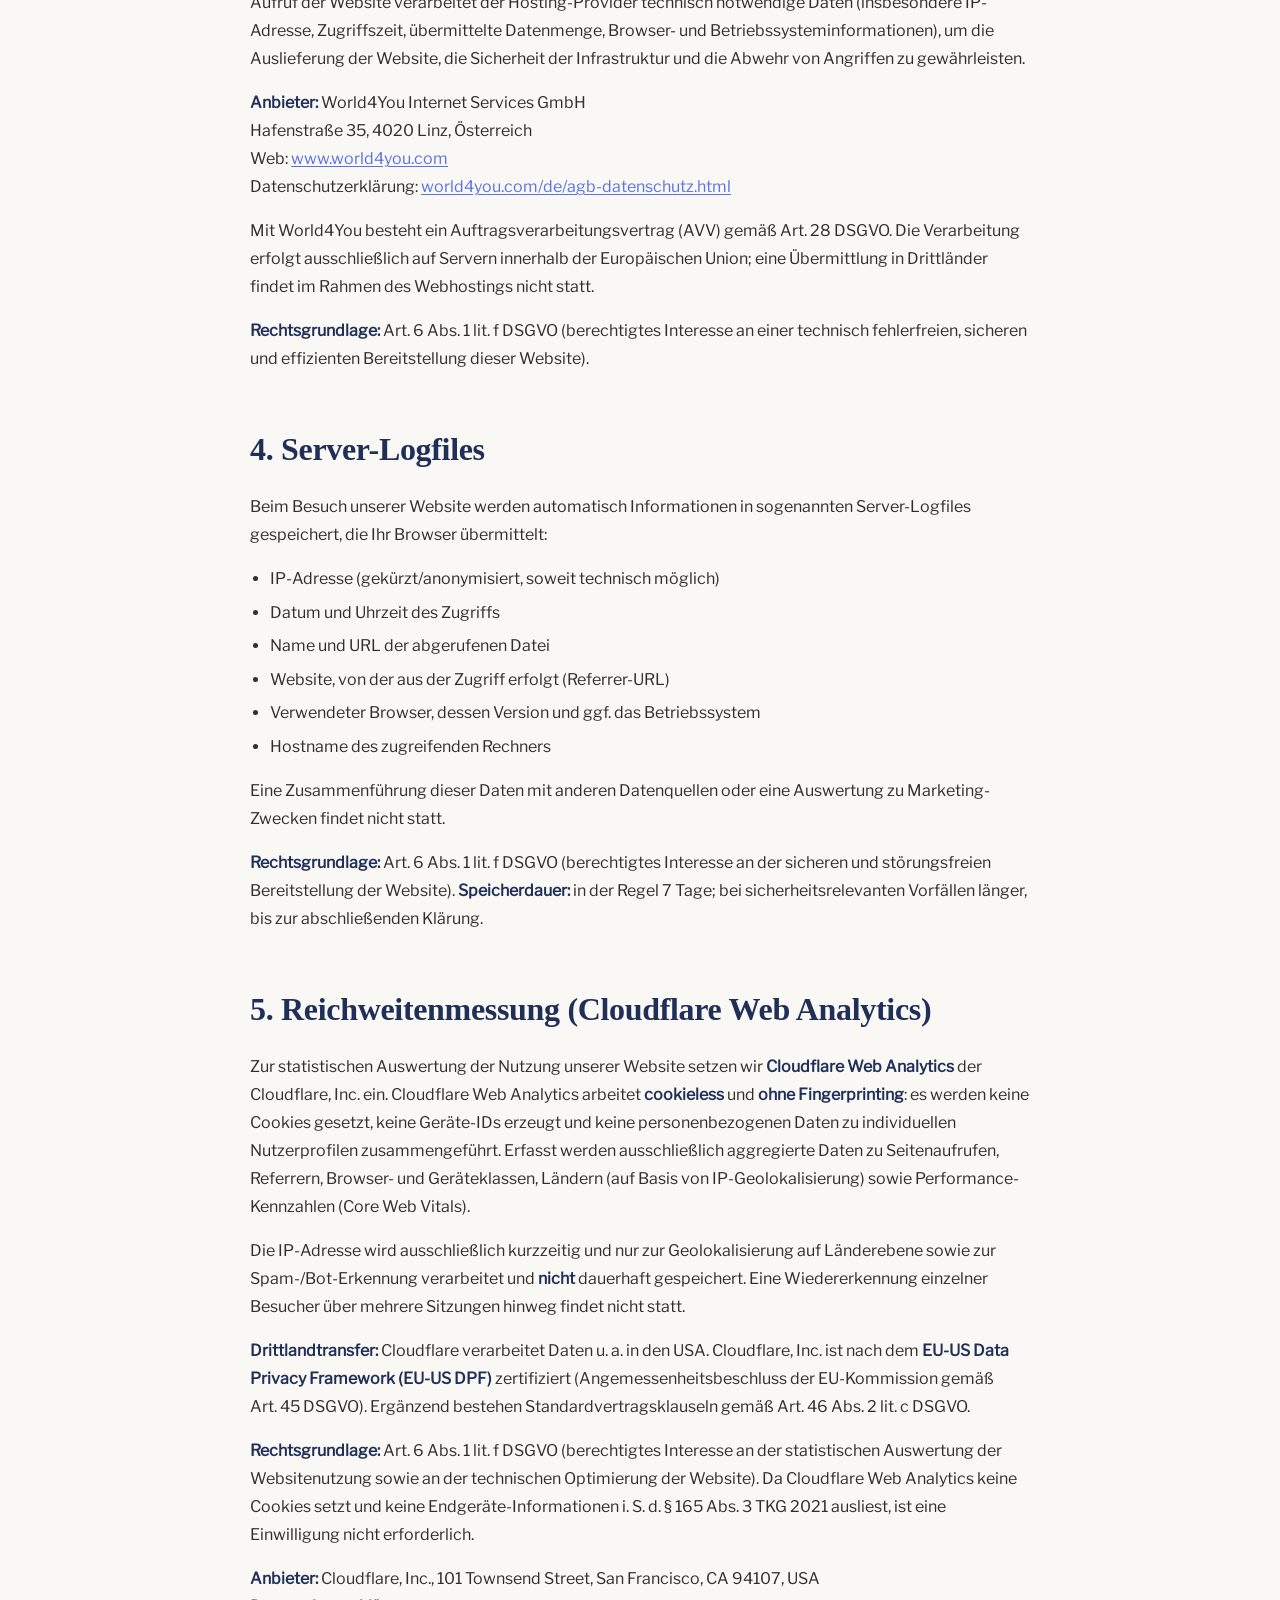
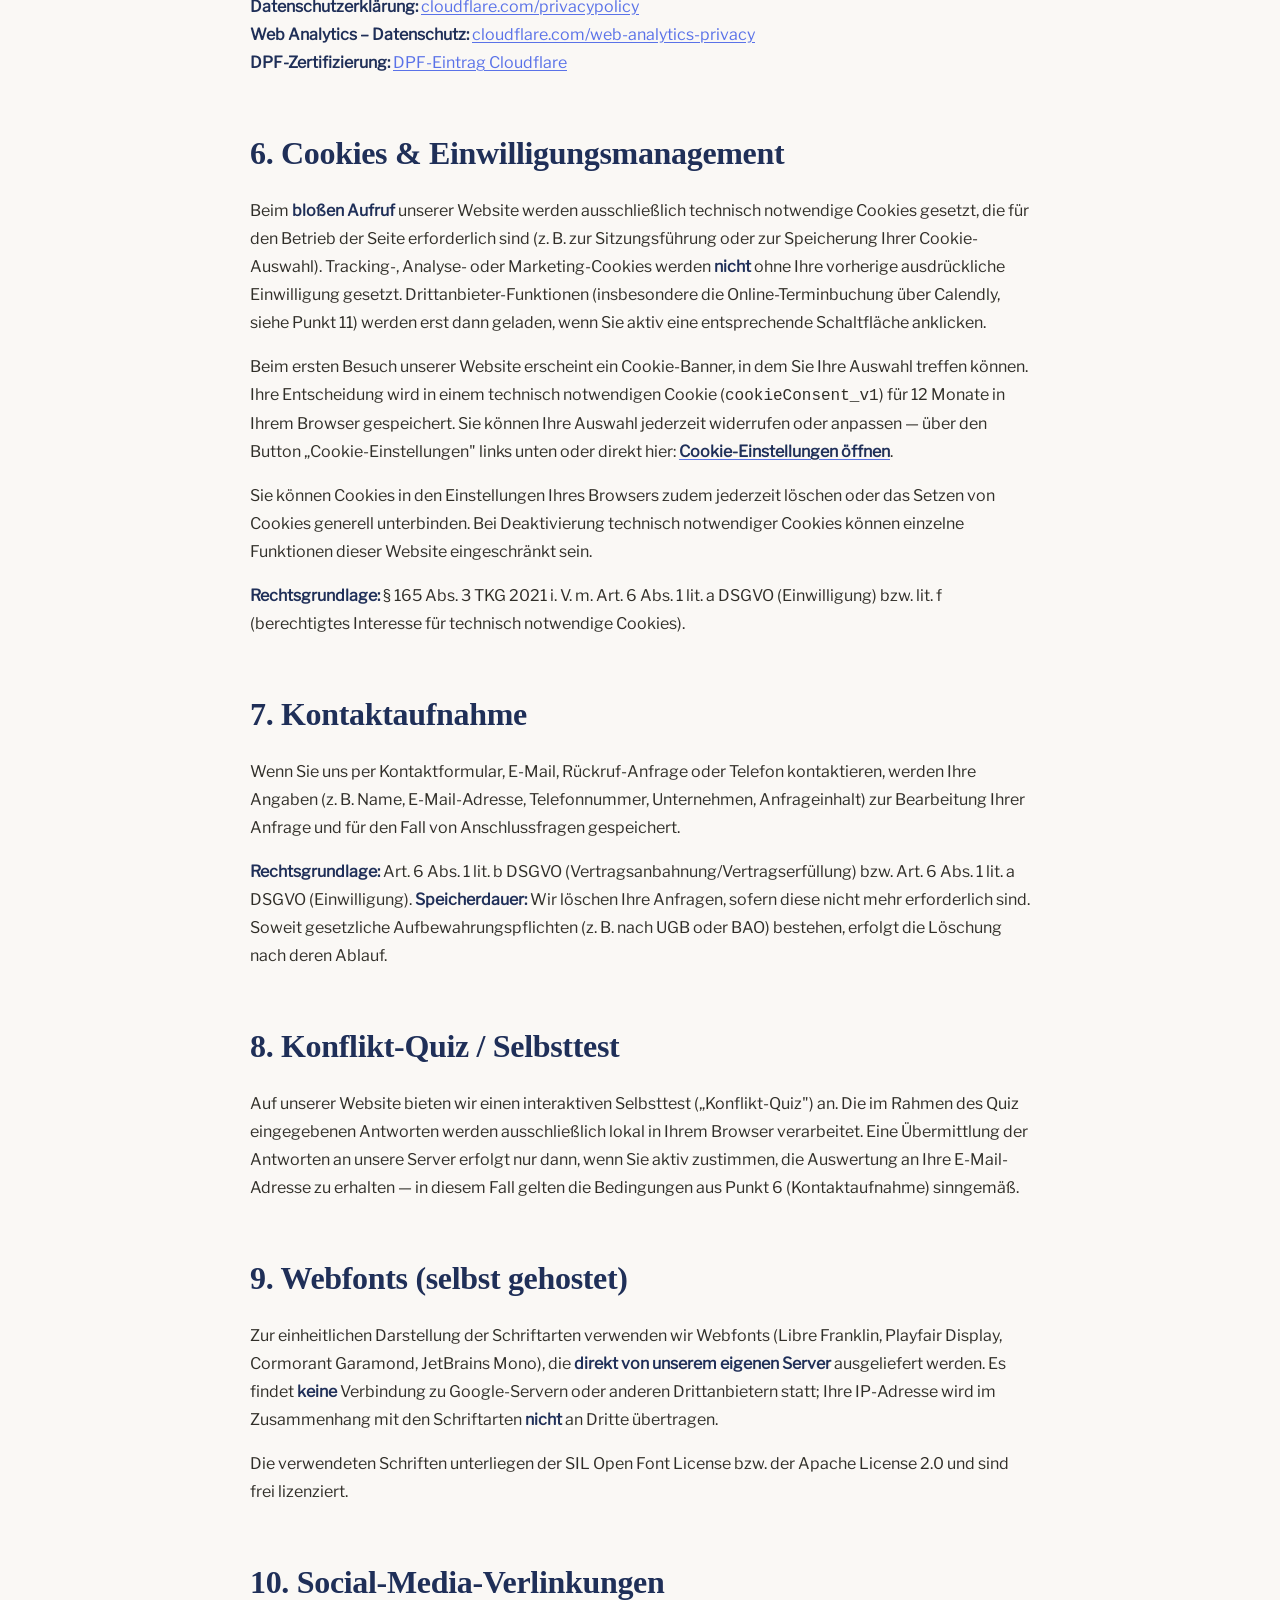
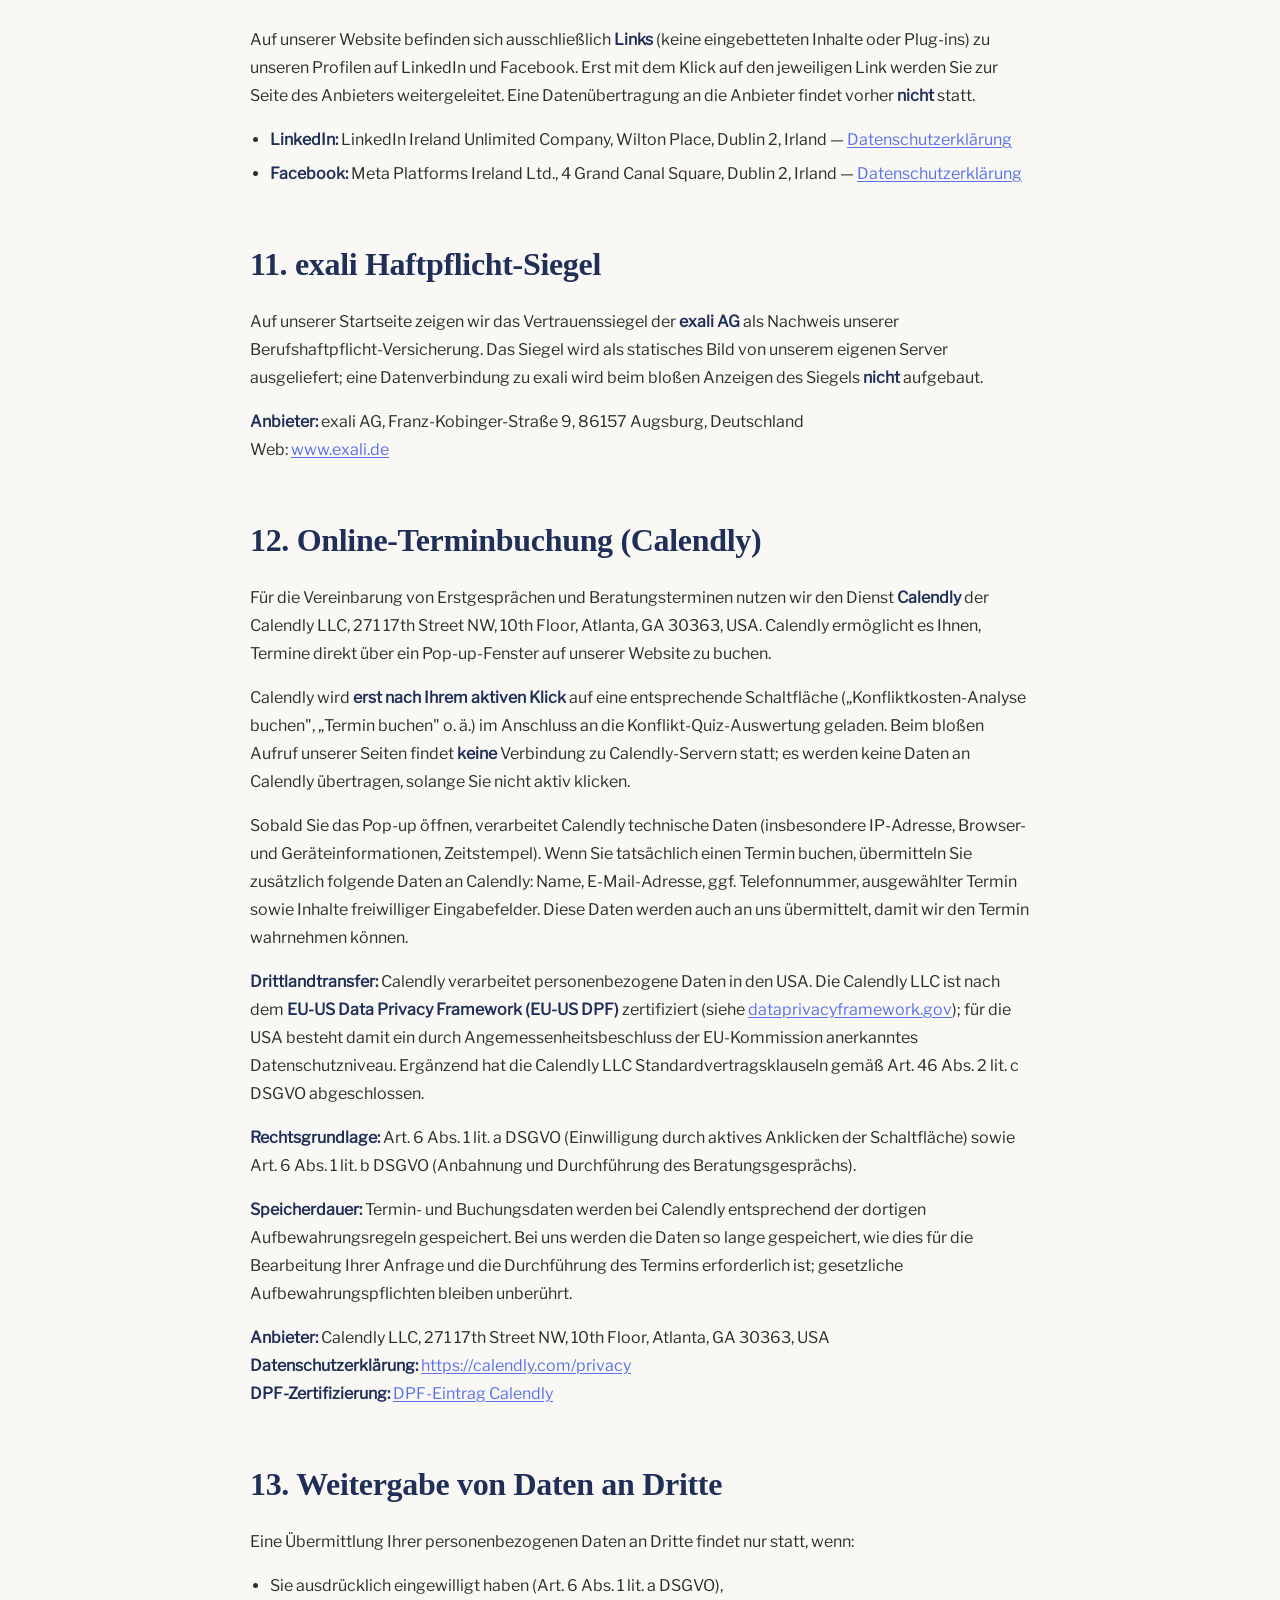
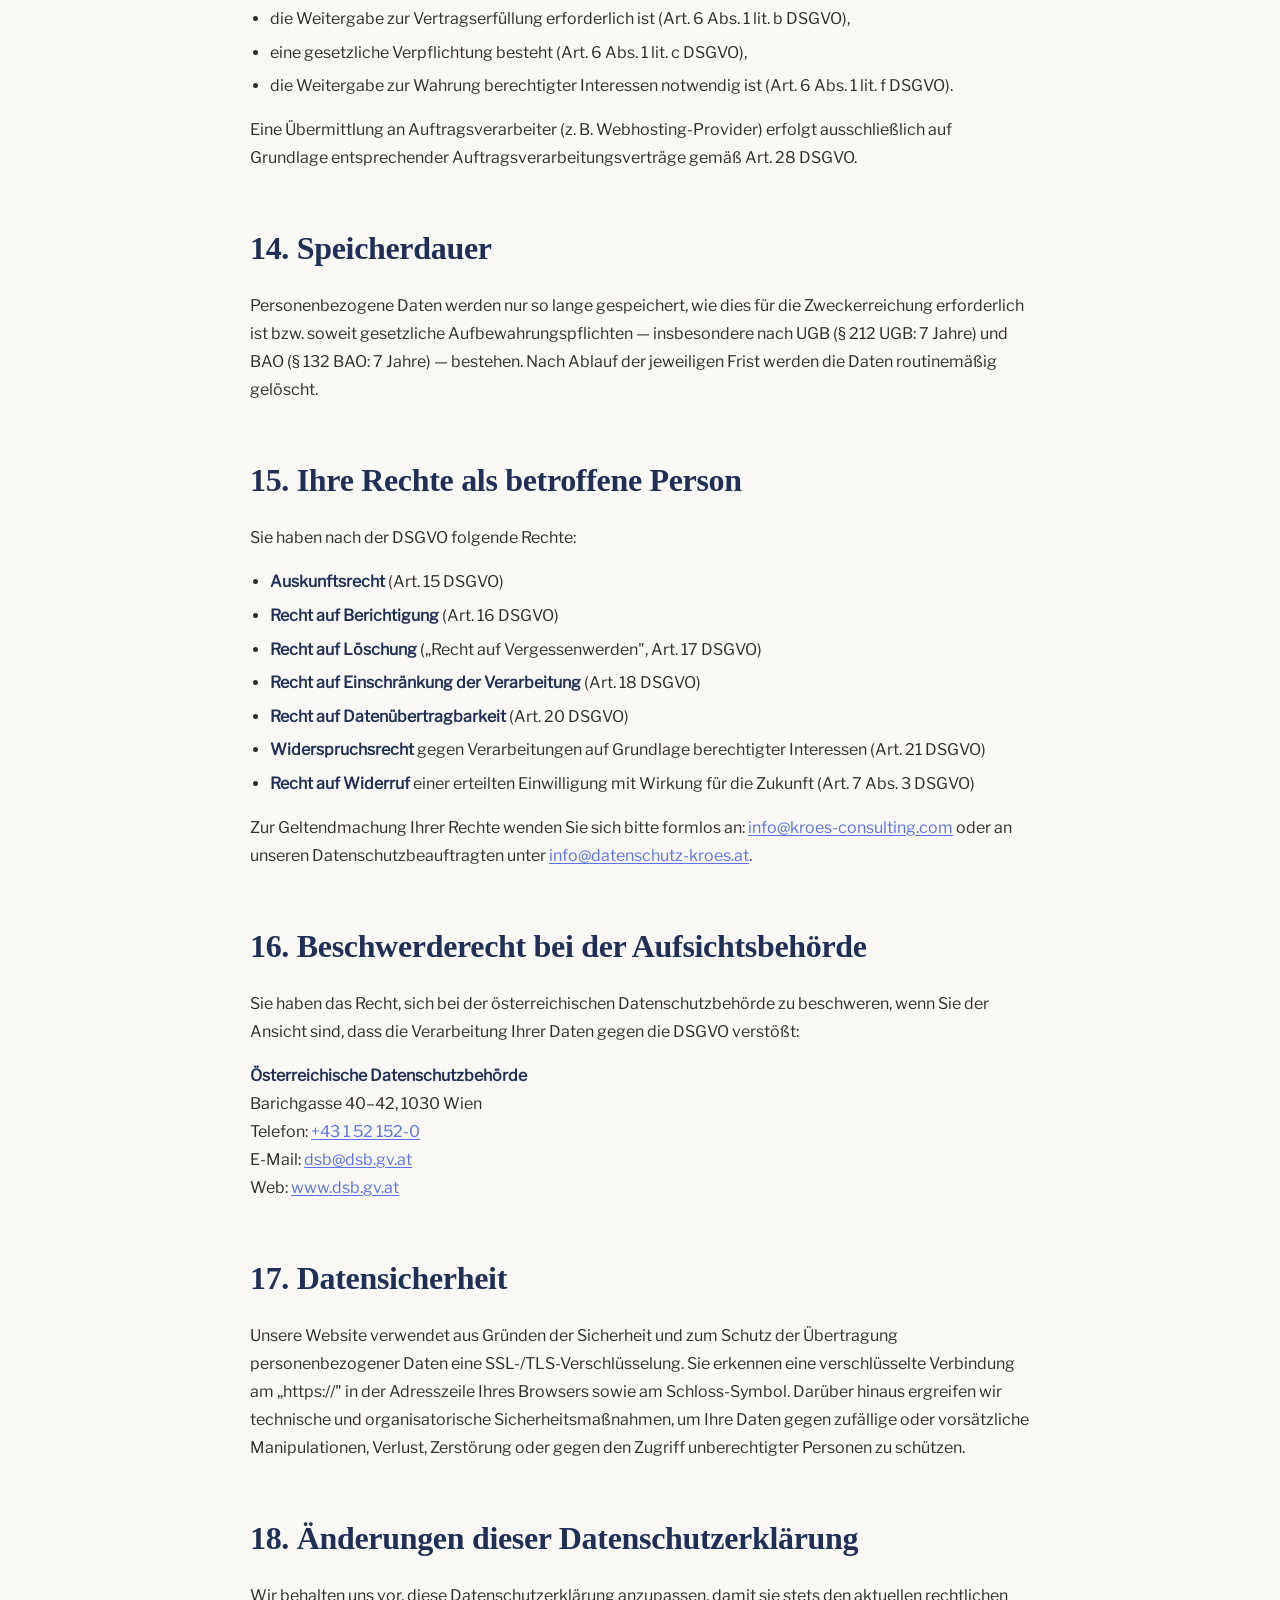
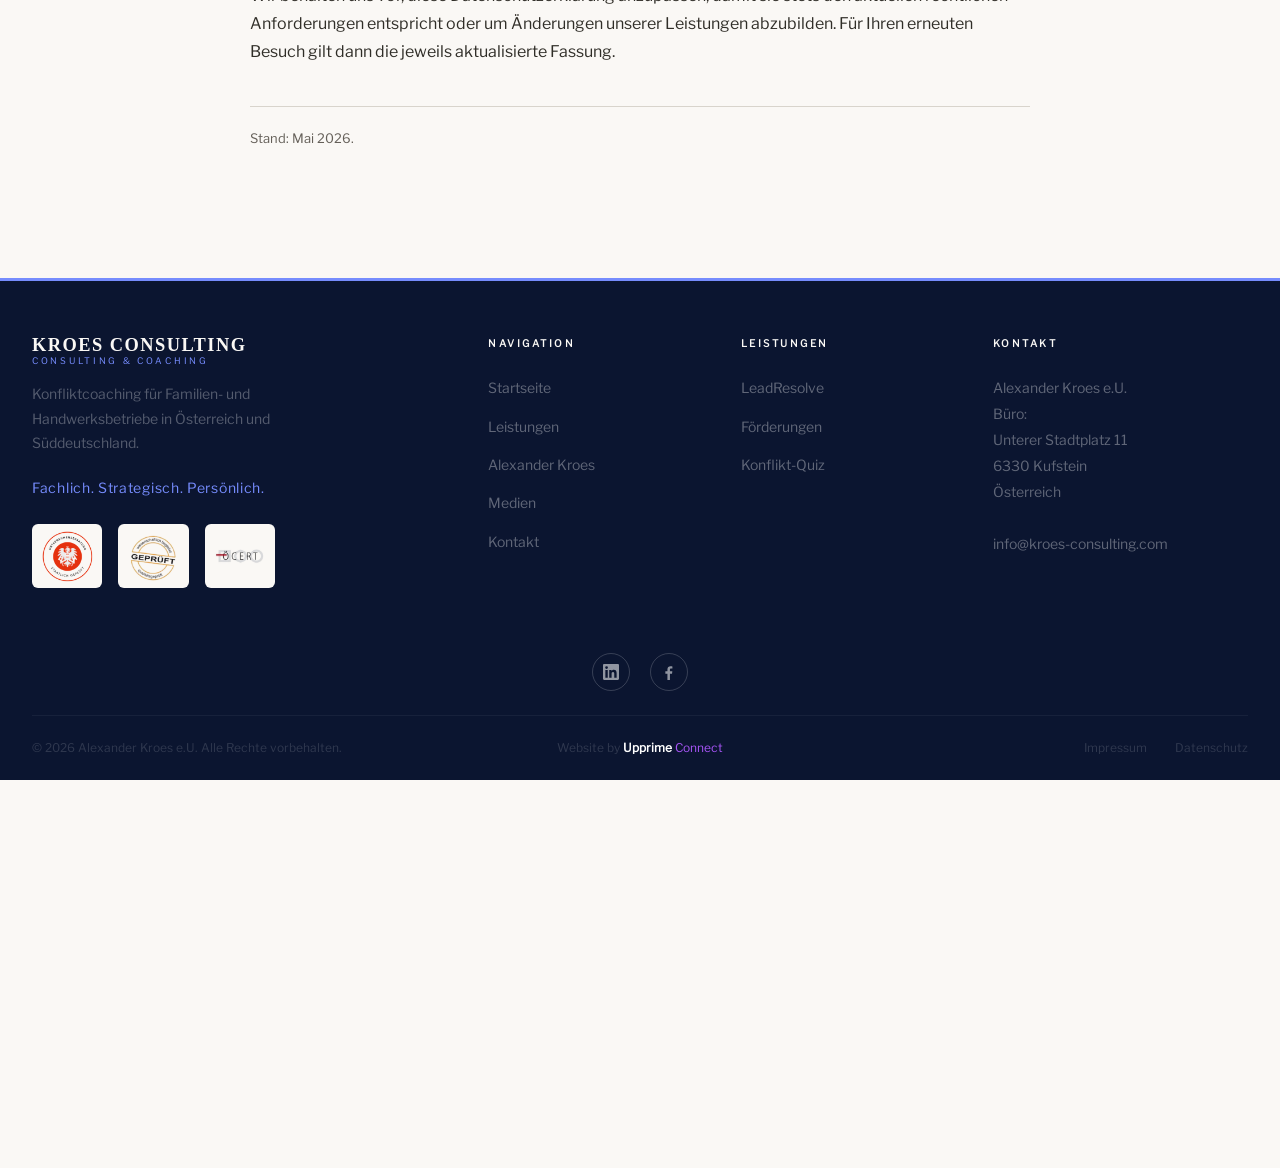
<file: datenschutz.html>
<!DOCTYPE html>
<html lang="de-AT">
<head>
  <meta charset="UTF-8">
  <meta name="viewport" content="width=device-width, initial-scale=1.0">
  <title>Datenschutz | Kroes Consulting</title>
  <link rel="preconnect" href="https://static.cloudflareinsights.com" crossorigin>
  <link rel="icon" type="image/svg+xml" href="assets/img/favicon.svg">
  <meta name="description" content="Datenschutzerklärung gemäß DSGVO für Alexander Kroes e.U. – Kroes Consulting, Breitenbach am Inn, Tirol.">
  <meta name="robots" content="noindex, follow">
  <link rel="canonical" href="https://www.kroes-consulting.com/datenschutz.html">

  <!-- Open Graph -->
  <meta property="og:title" content="Datenschutz | Kroes Consulting">
  <meta property="og:description" content="Datenschutzerklärung für Alexander Kroes e.U.">
  <meta property="og:type" content="website">
  <meta property="og:locale" content="de_AT">
  <meta property="og:url" content="https://www.kroes-consulting.com/datenschutz.html">
  <meta property="og:site_name" content="Kroes Consulting">

  <!-- Self-hosted Fonts via assets/css/style.css (DSGVO-konform) -->

  <link rel="preload" href="assets/css/style.min.css?v=22" as="style" onload="this.onload=null;this.rel='stylesheet'">
  <noscript><link rel="stylesheet" href="assets/css/style.min.css?v=22"></noscript>
</head>
<body>

  <!-- NAVIGATION -->
  <nav class="nav" id="nav" aria-label="Hauptnavigation">
    <div class="container nav-inner">
      <a href="index.html" class="nav-logo nav-logo-mark" aria-label="Kroes Consulting – Startseite">
        <img src="assets/img/logo.png" alt="Kroes Consulting" class="nav-logo-img" />
      </a>

      <div class="nav-end">
        <ul class="nav-links" role="list">
          <li><a href="index.html" class="nav-link">Start</a></li>
          <li><a href="leistungen.html" class="nav-link">Leistungen</a></li>
          <li><a href="foerderungen.html" class="nav-link">Förderungen</a></li>
          <li><a href="ueber-uns.html" class="nav-link">Über mich</a></li>
          <li><a href="medien.html" class="nav-link">Medien</a></li>
          <li><a href="quiz.html" class="nav-link">Konflikt-Quiz</a></li>
        </ul>

        <div class="nav-social" aria-label="Social Media">
          <a href="https://www.linkedin.com/in/kroesconsulting/" target="_blank" rel="noopener" aria-label="Kroes Consulting auf LinkedIn">
            <svg viewBox="0 0 24 24" aria-hidden="true"><path d="M20.45 20.45h-3.56v-5.57c0-1.33-.03-3.04-1.85-3.04-1.86 0-2.14 1.45-2.14 2.95v5.66H9.34V9h3.42v1.56h.05c.48-.9 1.64-1.85 3.37-1.85 3.6 0 4.27 2.37 4.27 5.45v6.29zM5.34 7.43a2.07 2.07 0 1 1 0-4.14 2.07 2.07 0 0 1 0 4.14zM7.12 20.45H3.56V9h3.56v11.45zM22.22 0H1.77C.79 0 0 .77 0 1.72v20.56C0 23.23.79 24 1.77 24h20.45c.98 0 1.78-.77 1.78-1.72V1.72C24 .77 23.2 0 22.22 0z"/></svg>
          </a>
          <a href="https://www.facebook.com/kroesconsulting" target="_blank" rel="noopener" aria-label="Kroes Consulting auf Facebook">
            <svg viewBox="0 0 24 24" aria-hidden="true"><path d="M13.4 23.91v-9.29h3.12l.47-3.62H13.4V8.69c0-1.05.29-1.76 1.79-1.76h1.91V3.69c-.33-.04-1.47-.14-2.79-.14-2.76 0-4.65 1.69-4.65 4.78V11H6.54v3.62h3.11v9.29h3.76z"/></svg>
          </a>
        </div>
      </div>

      <button class="nav-toggle" id="navToggle" aria-label="Menü öffnen" aria-expanded="false">
        <span></span><span></span><span></span>
      </button>
    </div>
  </nav>

  <!-- Mobile Menü -->
  <div class="mobile-menu" id="mobileMenu" aria-hidden="true" role="dialog" aria-label="Mobilnavigation">
    <a href="index.html">Start</a>
    <a href="leistungen.html">Leistungen</a>
    <a href="foerderungen.html">Förderungen</a>
    <a href="ueber-uns.html">Über mich</a>
    <a href="kontakt.html" class="accent">Kontakt</a>
    <div class="mobile-menu-social" aria-label="Social Media">
      <a href="https://www.linkedin.com/in/kroesconsulting/" target="_blank" rel="noopener" aria-label="LinkedIn">
        <svg viewBox="0 0 24 24" aria-hidden="true"><path d="M20.45 20.45h-3.56v-5.57c0-1.33-.03-3.04-1.85-3.04-1.86 0-2.14 1.45-2.14 2.95v5.66H9.34V9h3.42v1.56h.05c.48-.9 1.64-1.85 3.37-1.85 3.6 0 4.27 2.37 4.27 5.45v6.29zM5.34 7.43a2.07 2.07 0 1 1 0-4.14 2.07 2.07 0 0 1 0 4.14zM7.12 20.45H3.56V9h3.56v11.45zM22.22 0H1.77C.79 0 0 .77 0 1.72v20.56C0 23.23.79 24 1.77 24h20.45c.98 0 1.78-.77 1.78-1.72V1.72C24 .77 23.2 0 22.22 0z"/></svg>
      </a>
      <a href="https://www.facebook.com/kroesconsulting" target="_blank" rel="noopener" aria-label="Facebook">
        <svg viewBox="0 0 24 24" aria-hidden="true"><path d="M13.4 23.91v-9.29h3.12l.47-3.62H13.4V8.69c0-1.05.29-1.76 1.79-1.76h1.91V3.69c-.33-.04-1.47-.14-2.79-.14-2.76 0-4.65 1.69-4.65 4.78V11H6.54v3.62h3.11v9.29h3.76z"/></svg>
      </a>
    </div>
    <p class="mobile-menu-footer">Kroes Consulting · Tirol · Österreich</p>
  </div>

  <main>
    <!-- PAGE HEADER -->
    <header class="page-header" aria-label="Seitenüberschrift">
      <div class="container page-header-inner">
        <nav class="breadcrumb" aria-label="Seitenpfad">
          <a href="index.html">Start</a>
          <span class="sep" aria-hidden="true">/</span>
          <span class="current">Datenschutz</span>
        </nav>
        <h1>Datenschutzerklärung</h1>
        <p>Informationen zur Verarbeitung personenbezogener Daten gemäß DSGVO.</p>
      </div>
    </header>

    <!-- LEGAL CONTENT -->
    <section class="legal-section">
      <div class="container">
        <div class="legal-content">

          <h2>1. Verantwortlicher</h2>
          <p>
            <strong>Alexander Kroes e.U.</strong><br>
            Kroes Consulting<br>
            Glatzham 19<br>
            6252 Breitenbach am Inn<br>
            Österreich
          </p>
          <p>
            <strong>Büro:</strong><br>
            Unterer Stadtplatz 11<br>
            6330 Kufstein<br>
            Österreich
          </p>
          <p>
            <strong>E-Mail:</strong> <a href="mailto:info@kroes-consulting.com">info@kroes-consulting.com</a>
          </p>

          <p>
            <strong>Datenschutzbeauftragter:</strong><br>
            Alexander Kroes<br>
            E-Mail: <a href="mailto:info@datenschutz-kroes.at">info@datenschutz-kroes.at</a><br>
            Web: <a href="https://datenschutz-kroes.at" target="_blank" rel="noopener">datenschutz-kroes.at</a>
          </p>

          <h2>2. Allgemeines zur Datenverarbeitung</h2>
          <p>Wir verarbeiten personenbezogene Daten ausschließlich im Rahmen der gesetzlichen Bestimmungen der Datenschutz-Grundverordnung (DSGVO), des österreichischen Datenschutzgesetzes (DSG) sowie des Telekommunikationsgesetzes 2021 (TKG 2021). In dieser Datenschutzerklärung informieren wir Sie über Art, Umfang und Zweck der Verarbeitung Ihrer personenbezogenen Daten auf dieser Website sowie über Ihre Rechte als betroffene Person.</p>

          <h2>3. Webhosting (Auftragsverarbeitung)</h2>
          <p>Diese Website wird auf Servern der <strong>World4You Internet Services GmbH</strong> in Österreich betrieben. Beim Aufruf der Website verarbeitet der Hosting-Provider technisch notwendige Daten (insbesondere IP-Adresse, Zugriffszeit, übermittelte Datenmenge, Browser- und Betriebssysteminformationen), um die Auslieferung der Website, die Sicherheit der Infrastruktur und die Abwehr von Angriffen zu gewährleisten.</p>
          <p>
            <strong>Anbieter:</strong> World4You Internet Services GmbH<br>
            Hafenstraße 35, 4020 Linz, Österreich<br>
            Web: <a href="https://www.world4you.com" target="_blank" rel="noopener">www.world4you.com</a><br>
            Datenschutzerklärung: <a href="https://www.world4you.com/de/agb-datenschutz.html" target="_blank" rel="noopener">world4you.com/de/agb-datenschutz.html</a>
          </p>
          <p>Mit World4You besteht ein Auftragsverarbeitungsvertrag (AVV) gemäß Art.&nbsp;28 DSGVO. Die Verarbeitung erfolgt ausschließlich auf Servern innerhalb der Europäischen Union; eine Übermittlung in Drittländer findet im Rahmen des Webhostings nicht statt.</p>
          <p><strong>Rechtsgrundlage:</strong> Art.&nbsp;6 Abs.&nbsp;1 lit.&nbsp;f DSGVO (berechtigtes Interesse an einer technisch fehlerfreien, sicheren und effizienten Bereitstellung dieser Website).</p>

          <h2>4. Server-Logfiles</h2>
          <p>Beim Besuch unserer Website werden automatisch Informationen in sogenannten Server-Logfiles gespeichert, die Ihr Browser übermittelt:</p>
          <ul>
            <li>IP-Adresse (gekürzt/anonymisiert, soweit technisch möglich)</li>
            <li>Datum und Uhrzeit des Zugriffs</li>
            <li>Name und URL der abgerufenen Datei</li>
            <li>Website, von der aus der Zugriff erfolgt (Referrer-URL)</li>
            <li>Verwendeter Browser, dessen Version und ggf. das Betriebssystem</li>
            <li>Hostname des zugreifenden Rechners</li>
          </ul>
          <p>Eine Zusammenführung dieser Daten mit anderen Datenquellen oder eine Auswertung zu Marketing-Zwecken findet nicht statt.</p>
          <p><strong>Rechtsgrundlage:</strong> Art.&nbsp;6 Abs.&nbsp;1 lit.&nbsp;f DSGVO (berechtigtes Interesse an der sicheren und störungsfreien Bereitstellung der Website). <strong>Speicherdauer:</strong> in der Regel 7&nbsp;Tage; bei sicherheitsrelevanten Vorfällen länger, bis zur abschließenden Klärung.</p>


          <h2>5. Reichweitenmessung (Cloudflare Web Analytics)</h2>
          <p>Zur statistischen Auswertung der Nutzung unserer Website setzen wir <strong>Cloudflare Web Analytics</strong> der Cloudflare,&nbsp;Inc. ein. Cloudflare Web Analytics arbeitet <strong>cookieless</strong> und <strong>ohne Fingerprinting</strong>: es werden keine Cookies gesetzt, keine Geräte-IDs erzeugt und keine personenbezogenen Daten zu individuellen Nutzerprofilen zusammengeführt. Erfasst werden ausschließlich aggregierte Daten zu Seitenaufrufen, Referrern, Browser- und Geräteklassen, Ländern (auf Basis von IP-Geolokalisierung) sowie Performance-Kennzahlen (Core Web Vitals).</p>
          <p>Die IP-Adresse wird ausschließlich kurzzeitig und nur zur Geolokalisierung auf Länderebene sowie zur Spam-/Bot-Erkennung verarbeitet und <strong>nicht</strong> dauerhaft gespeichert. Eine Wiedererkennung einzelner Besucher über mehrere Sitzungen hinweg findet nicht statt.</p>
          <p><strong>Drittlandtransfer:</strong> Cloudflare verarbeitet Daten u.&nbsp;a. in den USA. Cloudflare,&nbsp;Inc. ist nach dem <strong>EU-US Data Privacy Framework (EU-US&nbsp;DPF)</strong> zertifiziert (Angemessenheitsbeschluss der EU-Kommission gemäß Art.&nbsp;45 DSGVO). Ergänzend bestehen Standardvertragsklauseln gemäß Art.&nbsp;46 Abs.&nbsp;2 lit.&nbsp;c DSGVO.</p>
          <p><strong>Rechtsgrundlage:</strong> Art.&nbsp;6 Abs.&nbsp;1 lit.&nbsp;f DSGVO (berechtigtes Interesse an der statistischen Auswertung der Websitenutzung sowie an der technischen Optimierung der Website). Da Cloudflare Web Analytics keine Cookies setzt und keine Endgeräte-Informationen i.&nbsp;S.&nbsp;d. §&nbsp;165 Abs.&nbsp;3 TKG&nbsp;2021 ausliest, ist eine Einwilligung nicht erforderlich.</p>
          <p>
            <strong>Anbieter:</strong> Cloudflare,&nbsp;Inc., 101 Townsend Street, San Francisco, CA 94107, USA<br>
            <strong>Datenschutzerklärung:</strong> <a href="https://www.cloudflare.com/privacypolicy/" target="_blank" rel="noopener">cloudflare.com/privacypolicy</a><br>
            <strong>Web Analytics – Datenschutz:</strong> <a href="https://www.cloudflare.com/web-analytics-privacy/" target="_blank" rel="noopener">cloudflare.com/web-analytics-privacy</a><br>
            <strong>DPF-Zertifizierung:</strong> <a href="https://www.dataprivacyframework.gov/s/participant-search/participant-detail?id=a2zt0000000GnZKAA0" target="_blank" rel="noopener">DPF-Eintrag Cloudflare</a>
          </p>

          <h2>6. Cookies &amp; Einwilligungsmanagement</h2>
          <p>Beim <strong>bloßen Aufruf</strong> unserer Website werden ausschließlich technisch notwendige Cookies gesetzt, die für den Betrieb der Seite erforderlich sind (z.&nbsp;B. zur Sitzungsführung oder zur Speicherung Ihrer Cookie-Auswahl). Tracking-, Analyse- oder Marketing-Cookies werden <strong>nicht</strong> ohne Ihre vorherige ausdrückliche Einwilligung gesetzt. Drittanbieter-Funktionen (insbesondere die Online-Terminbuchung über Calendly, siehe Punkt&nbsp;11) werden erst dann geladen, wenn Sie aktiv eine entsprechende Schaltfläche anklicken.</p>
          <p>Beim ersten Besuch unserer Website erscheint ein Cookie-Banner, in dem Sie Ihre Auswahl treffen können. Ihre Entscheidung wird in einem technisch notwendigen Cookie (<code>cookieConsent_v1</code>) für 12&nbsp;Monate in Ihrem Browser gespeichert. Sie können Ihre Auswahl jederzeit widerrufen oder anpassen — über den Button „Cookie-Einstellungen" links unten oder direkt hier: <a href="#" data-cookie-open><strong>Cookie-Einstellungen öffnen</strong></a>.</p>
          <p>Sie können Cookies in den Einstellungen Ihres Browsers zudem jederzeit löschen oder das Setzen von Cookies generell unterbinden. Bei Deaktivierung technisch notwendiger Cookies können einzelne Funktionen dieser Website eingeschränkt sein.</p>
          <p><strong>Rechtsgrundlage:</strong> §&nbsp;165 Abs.&nbsp;3 TKG&nbsp;2021 i.&nbsp;V.&nbsp;m. Art.&nbsp;6 Abs.&nbsp;1 lit.&nbsp;a DSGVO (Einwilligung) bzw. lit.&nbsp;f (berechtigtes Interesse für technisch notwendige Cookies).</p>

          <h2>7. Kontaktaufnahme</h2>
          <p>Wenn Sie uns per Kontaktformular, E-Mail, Rückruf-Anfrage oder Telefon kontaktieren, werden Ihre Angaben (z.&nbsp;B. Name, E-Mail-Adresse, Telefonnummer, Unternehmen, Anfrageinhalt) zur Bearbeitung Ihrer Anfrage und für den Fall von Anschlussfragen gespeichert.</p>
          <p><strong>Rechtsgrundlage:</strong> Art.&nbsp;6 Abs.&nbsp;1 lit.&nbsp;b DSGVO (Vertragsanbahnung/Vertragserfüllung) bzw. Art.&nbsp;6 Abs.&nbsp;1 lit.&nbsp;a DSGVO (Einwilligung). <strong>Speicherdauer:</strong> Wir löschen Ihre Anfragen, sofern diese nicht mehr erforderlich sind. Soweit gesetzliche Aufbewahrungspflichten (z.&nbsp;B. nach UGB oder BAO) bestehen, erfolgt die Löschung nach deren Ablauf.</p>

          <h2>8. Konflikt-Quiz / Selbsttest</h2>
          <p>Auf unserer Website bieten wir einen interaktiven Selbsttest („Konflikt-Quiz") an. Die im Rahmen des Quiz eingegebenen Antworten werden ausschließlich lokal in Ihrem Browser verarbeitet. Eine Übermittlung der Antworten an unsere Server erfolgt nur dann, wenn Sie aktiv zustimmen, die Auswertung an Ihre E-Mail-Adresse zu erhalten — in diesem Fall gelten die Bedingungen aus Punkt&nbsp;6 (Kontaktaufnahme) sinngemäß.</p>

          <h2>9. Webfonts (selbst gehostet)</h2>
          <p>Zur einheitlichen Darstellung der Schriftarten verwenden wir Webfonts (Libre Franklin, Playfair Display, Cormorant Garamond, JetBrains Mono), die <strong>direkt von unserem eigenen Server</strong> ausgeliefert werden. Es findet <strong>keine</strong> Verbindung zu Google-Servern oder anderen Drittanbietern statt; Ihre IP-Adresse wird im Zusammenhang mit den Schriftarten <strong>nicht</strong> an Dritte übertragen.</p>
          <p>Die verwendeten Schriften unterliegen der SIL Open Font License bzw. der Apache License 2.0 und sind frei lizenziert.</p>

          <h2>10. Social-Media-Verlinkungen</h2>
          <p>Auf unserer Website befinden sich ausschließlich <strong>Links</strong> (keine eingebetteten Inhalte oder Plug-ins) zu unseren Profilen auf LinkedIn und Facebook. Erst mit dem Klick auf den jeweiligen Link werden Sie zur Seite des Anbieters weitergeleitet. Eine Datenübertragung an die Anbieter findet vorher <strong>nicht</strong> statt.</p>
          <ul>
            <li><strong>LinkedIn:</strong> LinkedIn Ireland Unlimited Company, Wilton Place, Dublin&nbsp;2, Irland — <a href="https://www.linkedin.com/legal/privacy-policy" target="_blank" rel="noopener">Datenschutzerklärung</a></li>
            <li><strong>Facebook:</strong> Meta Platforms Ireland Ltd., 4 Grand Canal Square, Dublin&nbsp;2, Irland — <a href="https://www.facebook.com/privacy/policy" target="_blank" rel="noopener">Datenschutzerklärung</a></li>
          </ul>

          <h2>11. exali Haftpflicht-Siegel</h2>
          <p>Auf unserer Startseite zeigen wir das Vertrauenssiegel der <strong>exali AG</strong> als Nachweis unserer Berufshaftpflicht-Versicherung. Das Siegel wird als statisches Bild von unserem eigenen Server ausgeliefert; eine Datenverbindung zu exali wird beim bloßen Anzeigen des Siegels <strong>nicht</strong> aufgebaut.</p>
          <p>
            <strong>Anbieter:</strong> exali AG, Franz-Kobinger-Straße 9, 86157 Augsburg, Deutschland<br>
            Web: <a href="https://www.exali.de" target="_blank" rel="noopener">www.exali.de</a>
          </p>

          <h2>12. Online-Terminbuchung (Calendly)</h2>
          <p>Für die Vereinbarung von Erstgesprächen und Beratungsterminen nutzen wir den Dienst <strong>Calendly</strong> der Calendly LLC, 271 17th Street NW, 10th Floor, Atlanta, GA 30363, USA. Calendly ermöglicht es Ihnen, Termine direkt über ein Pop-up-Fenster auf unserer Website zu buchen.</p>
          <p>Calendly wird <strong>erst nach Ihrem aktiven Klick</strong> auf eine entsprechende Schaltfläche („Konfliktkosten-Analyse buchen", „Termin buchen" o.&nbsp;ä.) im Anschluss an die Konflikt-Quiz-Auswertung geladen. Beim bloßen Aufruf unserer Seiten findet <strong>keine</strong> Verbindung zu Calendly-Servern statt; es werden keine Daten an Calendly übertragen, solange Sie nicht aktiv klicken.</p>
          <p>Sobald Sie das Pop-up öffnen, verarbeitet Calendly technische Daten (insbesondere IP-Adresse, Browser- und Geräteinformationen, Zeitstempel). Wenn Sie tatsächlich einen Termin buchen, übermitteln Sie zusätzlich folgende Daten an Calendly: Name, E-Mail-Adresse, ggf. Telefonnummer, ausgewählter Termin sowie Inhalte freiwilliger Eingabefelder. Diese Daten werden auch an uns übermittelt, damit wir den Termin wahrnehmen können.</p>
          <p><strong>Drittlandtransfer:</strong> Calendly verarbeitet personenbezogene Daten in den USA. Die Calendly LLC ist nach dem <strong>EU-US Data Privacy Framework (EU-US&nbsp;DPF)</strong> zertifiziert (siehe <a href="https://www.dataprivacyframework.gov/" target="_blank" rel="noopener">dataprivacyframework.gov</a>); für die USA besteht damit ein durch Angemessenheitsbeschluss der EU-Kommission anerkanntes Datenschutzniveau. Ergänzend hat die Calendly LLC Standardvertragsklauseln gemäß Art.&nbsp;46 Abs.&nbsp;2 lit.&nbsp;c DSGVO abgeschlossen.</p>
          <p><strong>Rechtsgrundlage:</strong> Art.&nbsp;6 Abs.&nbsp;1 lit.&nbsp;a DSGVO (Einwilligung durch aktives Anklicken der Schaltfläche) sowie Art.&nbsp;6 Abs.&nbsp;1 lit.&nbsp;b DSGVO (Anbahnung und Durchführung des Beratungsgesprächs).</p>
          <p><strong>Speicherdauer:</strong> Termin- und Buchungsdaten werden bei Calendly entsprechend der dortigen Aufbewahrungsregeln gespeichert. Bei uns werden die Daten so lange gespeichert, wie dies für die Bearbeitung Ihrer Anfrage und die Durchführung des Termins erforderlich ist; gesetzliche Aufbewahrungspflichten bleiben unberührt.</p>
          <p>
            <strong>Anbieter:</strong> Calendly LLC, 271 17th Street NW, 10th Floor, Atlanta, GA 30363, USA<br>
            <strong>Datenschutzerklärung:</strong> <a href="https://calendly.com/privacy" target="_blank" rel="noopener">https://calendly.com/privacy</a><br>
            <strong>DPF-Zertifizierung:</strong> <a href="https://www.dataprivacyframework.gov/s/participant-search/participant-detail?id=a2zt0000000TO2gAAG" target="_blank" rel="noopener">DPF-Eintrag Calendly</a>
          </p>

          <h2>13. Weitergabe von Daten an Dritte</h2>
          <p>Eine Übermittlung Ihrer personenbezogenen Daten an Dritte findet nur statt, wenn:</p>
          <ul>
            <li>Sie ausdrücklich eingewilligt haben (Art.&nbsp;6 Abs.&nbsp;1 lit.&nbsp;a DSGVO),</li>
            <li>die Weitergabe zur Vertragserfüllung erforderlich ist (Art.&nbsp;6 Abs.&nbsp;1 lit.&nbsp;b DSGVO),</li>
            <li>eine gesetzliche Verpflichtung besteht (Art.&nbsp;6 Abs.&nbsp;1 lit.&nbsp;c DSGVO),</li>
            <li>die Weitergabe zur Wahrung berechtigter Interessen notwendig ist (Art.&nbsp;6 Abs.&nbsp;1 lit.&nbsp;f DSGVO).</li>
          </ul>
          <p>Eine Übermittlung an Auftragsverarbeiter (z.&nbsp;B. Webhosting-Provider) erfolgt ausschließlich auf Grundlage entsprechender Auftragsverarbeitungsverträge gemäß Art.&nbsp;28 DSGVO.</p>

          <h2>14. Speicherdauer</h2>
          <p>Personenbezogene Daten werden nur so lange gespeichert, wie dies für die Zweckerreichung erforderlich ist bzw. soweit gesetzliche Aufbewahrungspflichten — insbesondere nach UGB (§&nbsp;212 UGB: 7&nbsp;Jahre) und BAO (§&nbsp;132 BAO: 7&nbsp;Jahre) — bestehen. Nach Ablauf der jeweiligen Frist werden die Daten routinemäßig gelöscht.</p>

          <h2>15. Ihre Rechte als betroffene Person</h2>
          <p>Sie haben nach der DSGVO folgende Rechte:</p>
          <ul>
            <li><strong>Auskunftsrecht</strong> (Art.&nbsp;15 DSGVO)</li>
            <li><strong>Recht auf Berichtigung</strong> (Art.&nbsp;16 DSGVO)</li>
            <li><strong>Recht auf Löschung</strong> („Recht auf Vergessenwerden", Art.&nbsp;17 DSGVO)</li>
            <li><strong>Recht auf Einschränkung der Verarbeitung</strong> (Art.&nbsp;18 DSGVO)</li>
            <li><strong>Recht auf Datenübertragbarkeit</strong> (Art.&nbsp;20 DSGVO)</li>
            <li><strong>Widerspruchsrecht</strong> gegen Verarbeitungen auf Grundlage berechtigter Interessen (Art.&nbsp;21 DSGVO)</li>
            <li><strong>Recht auf Widerruf</strong> einer erteilten Einwilligung mit Wirkung für die Zukunft (Art.&nbsp;7 Abs.&nbsp;3 DSGVO)</li>
          </ul>
          <p>Zur Geltendmachung Ihrer Rechte wenden Sie sich bitte formlos an: <a href="mailto:info@kroes-consulting.com">info@kroes-consulting.com</a> oder an unseren Datenschutzbeauftragten unter <a href="mailto:info@datenschutz-kroes.at">info@datenschutz-kroes.at</a>.</p>

          <h2>16. Beschwerderecht bei der Aufsichtsbehörde</h2>
          <p>Sie haben das Recht, sich bei der österreichischen Datenschutzbehörde zu beschweren, wenn Sie der Ansicht sind, dass die Verarbeitung Ihrer Daten gegen die DSGVO verstößt:</p>
          <p>
            <strong>Österreichische Datenschutzbehörde</strong><br>
            Barichgasse 40–42, 1030 Wien<br>
            Telefon: <a href="tel:+43152152550">+43&nbsp;1&nbsp;52&nbsp;152-0</a><br>
            E-Mail: <a href="mailto:dsb@dsb.gv.at">dsb@dsb.gv.at</a><br>
            Web: <a href="https://www.dsb.gv.at" target="_blank" rel="noopener">www.dsb.gv.at</a>
          </p>

          <h2>17. Datensicherheit</h2>
          <p>Unsere Website verwendet aus Gründen der Sicherheit und zum Schutz der Übertragung personenbezogener Daten eine SSL-/TLS-Verschlüsselung. Sie erkennen eine verschlüsselte Verbindung am „https://" in der Adresszeile Ihres Browsers sowie am Schloss-Symbol. Darüber hinaus ergreifen wir technische und organisatorische Sicherheitsmaßnahmen, um Ihre Daten gegen zufällige oder vorsätzliche Manipulationen, Verlust, Zerstörung oder gegen den Zugriff unberechtigter Personen zu schützen.</p>

          <h2>18. Änderungen dieser Datenschutzerklärung</h2>
          <p>Wir behalten uns vor, diese Datenschutzerklärung anzupassen, damit sie stets den aktuellen rechtlichen Anforderungen entspricht oder um Änderungen unserer Leistungen abzubilden. Für Ihren erneuten Besuch gilt dann die jeweils aktualisierte Fassung.</p>

          <p class="meta">Stand: Mai 2026.</p>

        </div>
      </div>
    </section>
  </main>

  <!-- FOOTER -->
  <footer class="footer" role="contentinfo">
    <div class="container">
      <div class="footer-main">
        <div class="footer-brand">
          <div class="nav-logo" style="margin-bottom: 0.25rem;">
            <span class="nav-logo-name" style="color: var(--warm-50);">Kroes Consulting</span>
            <span class="nav-logo-sub">Consulting & Coaching</span>
          </div>
          <p>Konfliktcoaching für Familien- und Handwerksbetriebe in Österreich und Süddeutschland.</p>
          <p class="footer-tagline">Fachlich. Strategisch. Persönlich.</p>
          <div class="footer-certificates footer-certificates--start">
            <img src="assets/img/kroes%20consulting%20-%20staatlich%20gepr%C3%BCft%20.png" alt="Kroes Consulting — staatlich geprüft" loading="lazy">
            <img src="assets/img/kroes%20consulting%20-%20staatlich%20gepr%C3%BCft%20-%20ppc.png" alt="Kroes Consulting — staatlich geprüft, PPC" loading="lazy">
            <img src="assets/img/kroes%20consulting%20-%20staatlich%20gepr%C3%BCft%20-%20%C3%B6cert%20.png" alt="Kroes Consulting — staatlich geprüft, ÖCERT" loading="lazy">
          </div>
        </div>
        <div class="footer-col"><p class="footer-col-title">Navigation</p>
          <ul class="footer-links" role="list">
            <li><a href="index.html">Startseite</a></li>
            <li><a href="leistungen.html">Leistungen</a></li>
            <li><a href="ueber-uns.html">Alexander Kroes</a></li>
            <li><a href="medien.html">Medien</a></li>
            <li><a href="kontakt.html">Kontakt</a></li>
          </ul></div>
        <div class="footer-col"><p class="footer-col-title">Leistungen</p>
          <ul class="footer-links" role="list">
            <li><a href="leadresolve.html">LeadResolve</a></li>
            <li><a href="foerderungen.html">Förderungen</a></li>
            <li><a href="quiz.html">Konflikt-Quiz</a></li>
          </ul></div>
        <div class="footer-col"><p class="footer-col-title">Kontakt</p>
          <div class="footer-contact"><p>Alexander Kroes e.U.<br>Büro:<br>Unterer Stadtplatz 11<br>6330 Kufstein<br>Österreich<br><br><a href="mailto:info@kroes-consulting.com" style="color:inherit;">info@kroes-consulting.com</a></p></div></div>
      </div>
      <div class="footer-social-row" aria-label="Social Media">
        <a href="https://www.linkedin.com/in/kroesconsulting/" target="_blank" rel="noopener" aria-label="Kroes Consulting auf LinkedIn">
          <svg viewBox="0 0 24 24" aria-hidden="true"><path d="M20.45 20.45h-3.56v-5.57c0-1.33-.03-3.04-1.85-3.04-1.86 0-2.14 1.45-2.14 2.95v5.66H9.34V9h3.42v1.56h.05c.48-.9 1.64-1.85 3.37-1.85 3.6 0 4.27 2.37 4.27 5.45v6.29zM5.34 7.43a2.07 2.07 0 1 1 0-4.14 2.07 2.07 0 0 1 0 4.14zM7.12 20.45H3.56V9h3.56v11.45zM22.22 0H1.77C.79 0 0 .77 0 1.72v20.56C0 23.23.79 24 1.77 24h20.45c.98 0 1.78-.77 1.78-1.72V1.72C24 .77 23.2 0 22.22 0z"/></svg>
        </a>
        <a href="https://www.facebook.com/kroesconsulting/" target="_blank" rel="noopener" aria-label="Kroes Consulting auf Facebook">
          <svg viewBox="0 0 24 24" aria-hidden="true"><path d="M13.4 23.91v-9.29h3.12l.47-3.62H13.4V8.69c0-1.05.29-1.76 1.79-1.76h1.91V3.69c-.33-.04-1.47-.14-2.79-.14-2.76 0-4.65 1.69-4.65 4.78V11H6.54v3.62h3.11v9.29h3.76z"/></svg>
        </a>
      </div>
      <div class="footer-bottom">
        <p>© 2026 Alexander Kroes e.U. Alle Rechte vorbehalten.</p>
        <p class="footer-credit-text">Website by <a href="https://upprime-connect.at/" target="_blank" rel="noopener"><strong>Upprime</strong> <span class="credit-accent">Connect</span></a></p>
        <nav class="footer-legal"><a href="impressum.html">Impressum</a><a href="datenschutz.html">Datenschutz</a></nav>
      </div>
    </div>
  </footer>

  <script src="assets/js/main.js"></script>
  <!-- Cloudflare Web Analytics --><script defer src='https://static.cloudflareinsights.com/beacon.min.js' data-cf-beacon='{"token": "0da3c59f06a34f4aaf22c33a0c50015e"}'></script><!-- End Cloudflare Web Analytics -->
  <!-- BAFA Siegel: Registriertes Beratungsunternehmen -->
  <aside class="bafa-badge" aria-label="BAFA - Registriertes Beratungsunternehmen">
    <a href="foerderungen.html" aria-label="Mehr zur BAFA-Foerderung">
      <img src="assets/img/bafa-siegel.png?v=3" alt="BAFA - Staatlich subventionierte Unternehmensberatung. Registriertes Beratungsunternehmen." loading="lazy" />
    </a>
  </aside>
</body>
</html>
</file>
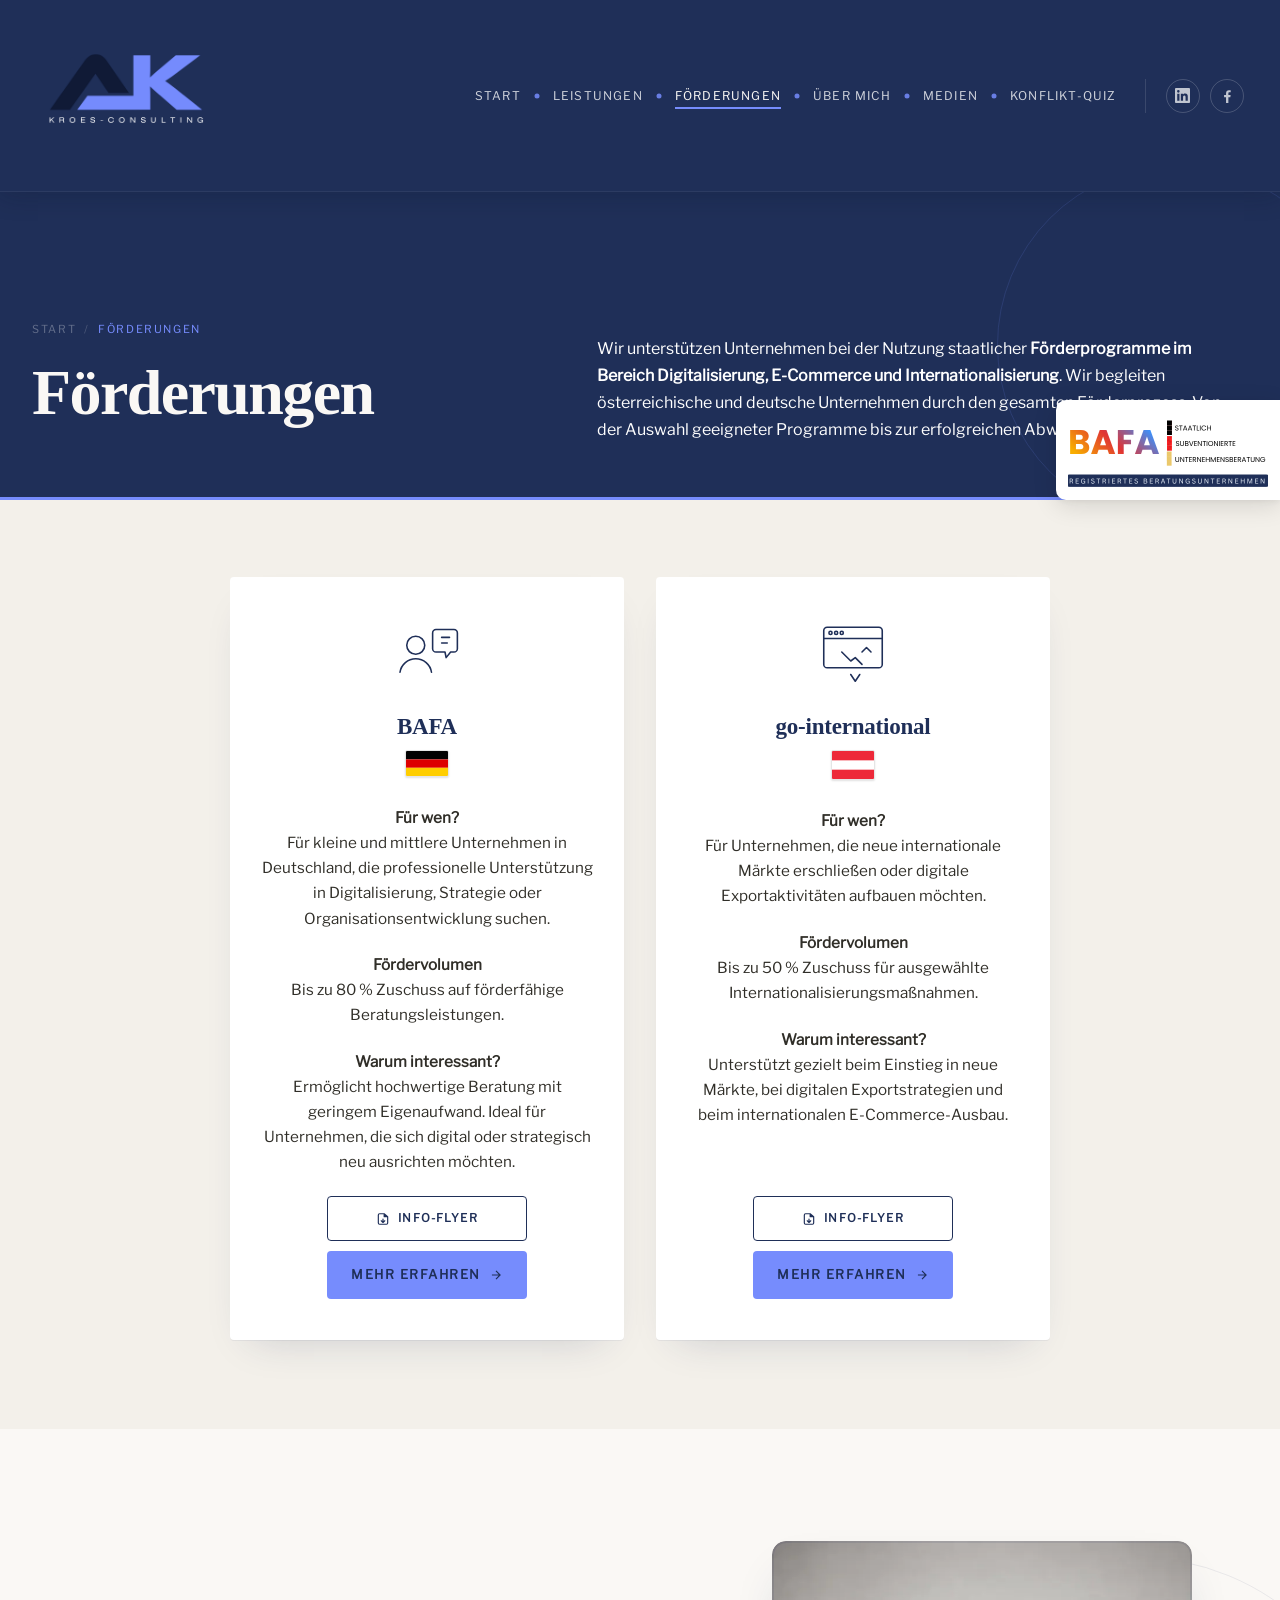
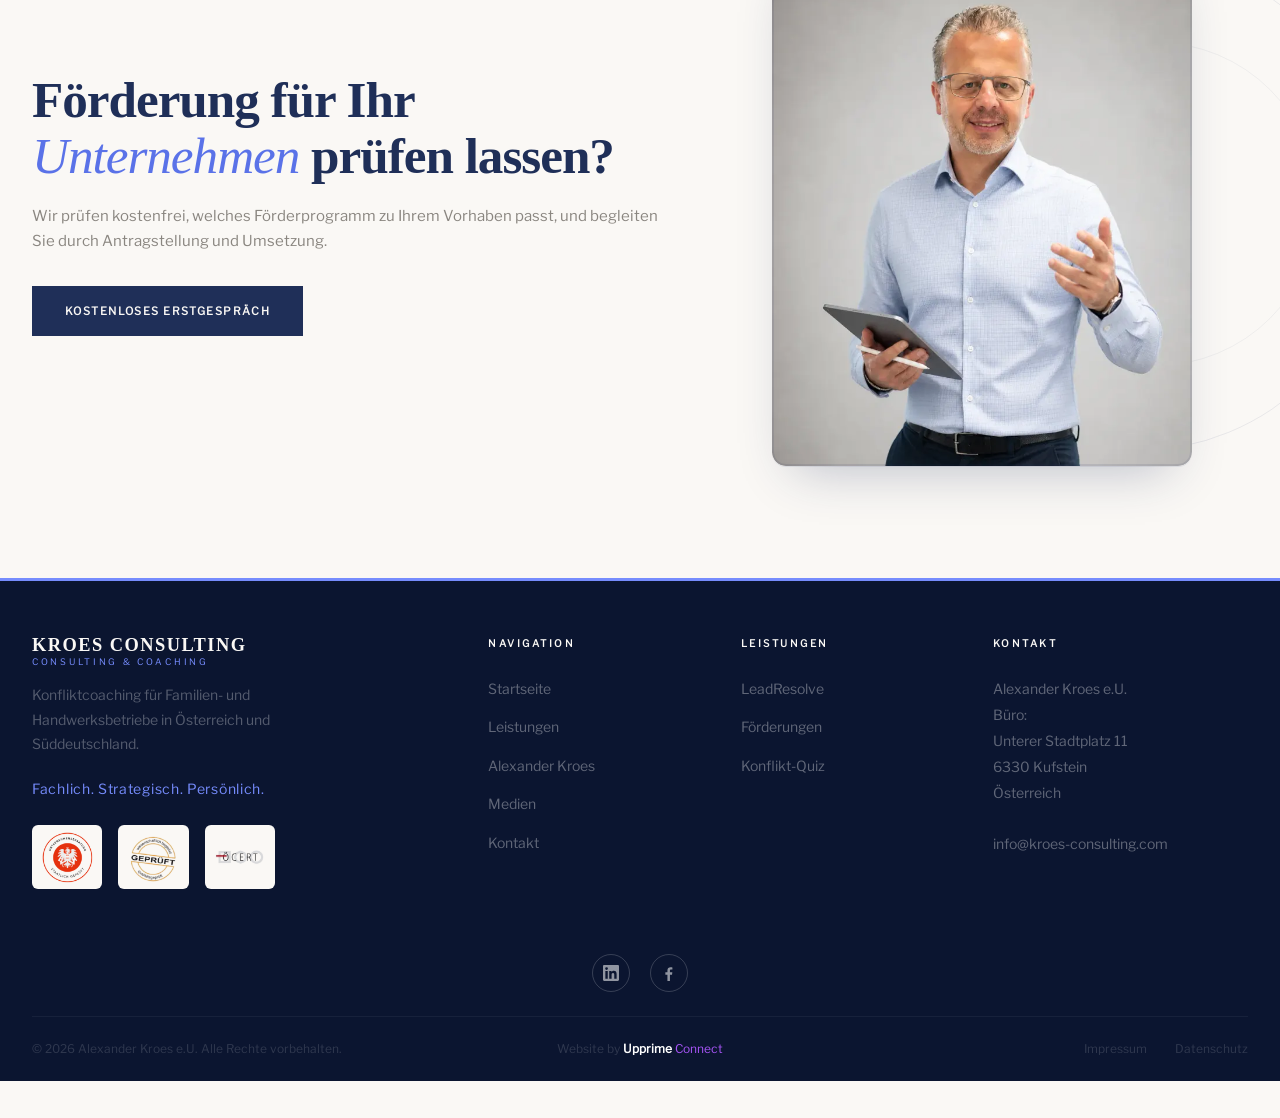
<file: foerderungen.html>
<!DOCTYPE html>
<html lang="de-AT">
<head>
  <meta charset="UTF-8">
  <meta name="viewport" content="width=device-width, initial-scale=1.0">
  <title>Förderungen | Kroes Consulting</title>
  <link rel="preconnect" href="https://static.cloudflareinsights.com" crossorigin>
  <link rel="icon" type="image/svg+xml" href="assets/img/favicon.svg">
  <meta name="description" content="Förderprogramme für Unternehmen in Österreich und Deutschland: KMU-DIGITAL, BAFA und go-international. Begleitung durch den gesamten Förderprozess.">
  <link rel="canonical" href="https://www.kroes-consulting.com/foerderungen.html">

  <!-- Open Graph -->
  <meta property="og:title" content="Förderungen | Kroes Consulting">
  <meta property="og:description" content="Staatliche Förderprogramme im Bereich Digitalisierung, E-Commerce und Internationalisierung – AT + DE.">
  <meta property="og:type" content="website">
  <meta property="og:locale" content="de_AT">
  <meta property="og:url" content="https://www.kroes-consulting.com/foerderungen.html">
  <meta property="og:site_name" content="Kroes Consulting">

  <!-- Self-hosted Fonts via assets/css/style.css (DSGVO-konform) -->

  <link rel="preload" href="assets/css/style.min.css?v=22" as="style" onload="this.onload=null;this.rel='stylesheet'">
  <noscript><link rel="stylesheet" href="assets/css/style.min.css?v=22"></noscript>

  <style>
    /* Förderungen Seite — scoped styles */
    /* Page-Header: H1 links, Intro-Text rechts daneben */
    .foe-page-header .foe-header-grid {
      display: grid;
      grid-template-columns: 1fr 1.3fr;
      gap: clamp(2rem, 5vw, 4.5rem);
      align-items: end;
    }
    .foe-header-right p {
      font-family: var(--font-body);
      font-size: clamp(1rem, 1.15vw, 1.1rem);
      line-height: 1.7;
      color: #ffffff;
      margin: 0;
      max-width: 60ch;
    }
    .foe-header-right p strong { color: #ffffff; font-weight: 700; }

    .foe-section { background: var(--warm-100); padding: clamp(3rem, 6vw, 5.5rem) 0 clamp(4rem, 7vw, 6.5rem); }
    .foe-grid {
      display: grid;
      grid-template-columns: repeat(2, minmax(0, 1fr));
      gap: clamp(1.5rem, 2.5vw, 2.25rem);
      max-width: 820px;
      margin: 0 auto;
    }
    .foe-card {
      background: #ffffff;
      border-radius: 4px;
      padding: clamp(2rem, 3vw, 2.75rem) clamp(1.5rem, 2.4vw, 2.25rem) clamp(2.25rem, 3.2vw, 3rem);
      box-shadow: 0 1px 0 rgba(31,47,88,.06), 0 18px 40px -22px rgba(31,47,88,.22);
      transition: transform .35s cubic-bezier(.22,1,.36,1), box-shadow .35s cubic-bezier(.22,1,.36,1);
      display: flex;
      flex-direction: column;
      position: relative;
    }
    .foe-card::before {
      content: "";
      position: absolute;
      left: 0; right: 0; top: 0;
      height: 3px;
      background: var(--peri);
      border-top-left-radius: 4px;
      border-top-right-radius: 4px;
      opacity: 0;
      transition: opacity .35s ease;
    }
    .foe-card:hover {
      transform: translateY(-6px);
      box-shadow: 0 1px 0 rgba(31,47,88,.08), 0 32px 60px -22px rgba(31,47,88,.32);
    }
    .foe-card:hover::before { opacity: 1; }

    .foe-icon {
      width: 72px;
      height: 72px;
      display: flex;
      align-items: center;
      justify-content: center;
      margin: 0 auto 1.5rem;
      color: var(--navy);
    }
    .foe-icon svg { width: 100%; height: 100%; stroke: currentColor; fill: none; stroke-width: 1.4; stroke-linecap: round; stroke-linejoin: round; }

    .foe-card-title {
      font-family: var(--font-display);
      font-weight: 700;
      font-size: clamp(1.35rem, 1.8vw, 1.6rem);
      line-height: 1.25;
      letter-spacing: -0.01em;
      color: var(--navy);
      text-align: center;
      margin: 0 0 1.75rem;
    }
    .foe-flag {
      display: inline-block;
      width: 44px;
      height: auto;
      margin-top: .6rem;
      border-radius: 2px;
      border: 1px solid rgba(0,0,0,.1);
      box-shadow: 0 1px 2px rgba(0,0,0,.12);
      vertical-align: middle;
    }

    .foe-block { margin: 0 0 1.35rem; text-align: center; }
    .foe-block:last-of-type { margin-bottom: 1.75rem; }
    .foe-block-label {
      font-family: var(--font-body);
      font-weight: 700;
      font-size: .95rem;
      color: var(--navy);
      margin: 0 0 .4rem;
    }
    .foe-block p {
      font-family: var(--font-body);
      font-size: .95rem;
      line-height: 1.65;
      color: var(--ink-700, rgba(20,18,16,.78));
      margin: 0;
    }

    .foe-card-cta {
      display: inline-flex;
      align-items: center;
      justify-content: center;
      gap: .5rem;
      align-self: center;
      margin-top: auto;
      padding: .85rem 1.5rem;
      background: var(--peri);
      color: var(--navy);
      font-family: var(--font-body);
      font-size: .8rem;
      font-weight: 700;
      letter-spacing: .12em;
      text-transform: uppercase;
      text-decoration: none;
      border-radius: 4px;
      transition: background .2s ease, transform .2s ease, box-shadow .2s ease;
    }
    .foe-card-cta:hover {
      background: #5e76ec;
      transform: translateY(-2px);
      box-shadow: 0 10px 24px rgba(118,140,253,.35);
    }
    .foe-card-cta svg { width: 14px; height: 14px; stroke: currentColor; fill: none; stroke-width: 2; }

    .foe-cta-stack {
      margin-top: auto;
      align-self: center;
      display: flex;
      flex-direction: column;
      gap: .6rem;
      align-items: stretch;
    }
    .foe-cta-stack .foe-card-cta { margin-top: 0; align-self: stretch; }
    .foe-card-cta-pdf {
      display: inline-flex;
      align-items: center;
      justify-content: center;
      gap: .5rem;
      padding: .75rem 1.25rem;
      background: transparent;
      color: var(--navy);
      border: 1.5px solid var(--navy);
      font-family: var(--font-body);
      font-size: .72rem;
      font-weight: 600;
      letter-spacing: .1em;
      text-transform: uppercase;
      text-decoration: none;
      border-radius: 4px;
      transition: background .2s ease, color .2s ease, transform .2s ease, box-shadow .2s ease;
    }
    .foe-card-cta-pdf:hover {
      background: var(--navy);
      color: #fff;
      transform: translateY(-2px);
      box-shadow: 0 10px 24px rgba(31,47,88,.18);
    }
    .foe-card-cta-pdf svg { width: 14px; height: 14px; stroke: currentColor; fill: none; stroke-width: 2; stroke-linecap: round; stroke-linejoin: round; }

    /* Tablet */
    @media (max-width: 960px) {
      .foe-page-header .foe-header-grid { grid-template-columns: 1fr; gap: 1.25rem; align-items: start; }
      .foe-grid { grid-template-columns: 1fr; max-width: 540px; }
    }
    /* Mobile */
    @media (max-width: 600px) {
      .foe-card { padding: 1.75rem 1.4rem 2.25rem; }
      .foe-icon { width: 60px; height: 60px; }
      .foe-card-title { font-size: 1.2rem; margin-bottom: 1.4rem; }
      .foe-block p, .foe-block-label { font-size: .9rem; }
    }
    @media (prefers-reduced-motion: reduce) {
      .foe-card, .foe-card::before, .foe-card-cta { transition: none; }
      .foe-card:hover { transform: none; }
      .foe-card-cta:hover { transform: none; }
    }
  </style>
</head>
<body>

  <!-- NAVIGATION -->
  <nav class="nav" id="nav" aria-label="Hauptnavigation">
    <div class="container nav-inner">
      <a href="index.html" class="nav-logo nav-logo-mark" aria-label="Kroes Consulting – Startseite">
        <img src="assets/img/logo.png" alt="Kroes Consulting" class="nav-logo-img" />
      </a>

      <div class="nav-end">
        <ul class="nav-links" role="list">
          <li><a href="index.html" class="nav-link">Start</a></li>
          <li><a href="leistungen.html" class="nav-link">Leistungen</a></li>
          <li><a href="foerderungen.html" class="nav-link active">Förderungen</a></li>
          <li><a href="ueber-uns.html" class="nav-link">Über mich</a></li>
          <li><a href="medien.html" class="nav-link">Medien</a></li>
          <li><a href="quiz.html" class="nav-link">Konflikt-Quiz</a></li>
        </ul>

        <div class="nav-social" aria-label="Social Media">
          <a href="https://www.linkedin.com/in/kroesconsulting/" target="_blank" rel="noopener" aria-label="Kroes Consulting auf LinkedIn">
            <svg viewBox="0 0 24 24" aria-hidden="true"><path d="M20.45 20.45h-3.56v-5.57c0-1.33-.03-3.04-1.85-3.04-1.86 0-2.14 1.45-2.14 2.95v5.66H9.34V9h3.42v1.56h.05c.48-.9 1.64-1.85 3.37-1.85 3.6 0 4.27 2.37 4.27 5.45v6.29zM5.34 7.43a2.07 2.07 0 1 1 0-4.14 2.07 2.07 0 0 1 0 4.14zM7.12 20.45H3.56V9h3.56v11.45zM22.22 0H1.77C.79 0 0 .77 0 1.72v20.56C0 23.23.79 24 1.77 24h20.45c.98 0 1.78-.77 1.78-1.72V1.72C24 .77 23.2 0 22.22 0z"/></svg>
          </a>
          <a href="https://www.facebook.com/kroesconsulting" target="_blank" rel="noopener" aria-label="Kroes Consulting auf Facebook">
            <svg viewBox="0 0 24 24" aria-hidden="true"><path d="M13.4 23.91v-9.29h3.12l.47-3.62H13.4V8.69c0-1.05.29-1.76 1.79-1.76h1.91V3.69c-.33-.04-1.47-.14-2.79-.14-2.76 0-4.65 1.69-4.65 4.78V11H6.54v3.62h3.11v9.29h3.76z"/></svg>
          </a>
        </div>
      </div>

      <button class="nav-toggle" id="navToggle" aria-label="Menü öffnen" aria-expanded="false">
        <span></span><span></span><span></span>
      </button>
    </div>
  </nav>

  <!-- Mobile Menü -->
  <div class="mobile-menu" id="mobileMenu" aria-hidden="true" role="dialog" aria-label="Mobilnavigation">
    <a href="index.html">Start</a>
    <a href="leistungen.html">Leistungen</a>
    <a href="foerderungen.html">Förderungen</a>
    <a href="ueber-uns.html">Über mich</a>
    <a href="medien.html">Medien</a>
    <a href="quiz.html">Konflikt-Quiz</a>
    <a href="kontakt.html" class="accent">Kontakt</a>
    <div class="mobile-menu-social" aria-label="Social Media">
      <a href="https://www.linkedin.com/in/kroesconsulting/" target="_blank" rel="noopener" aria-label="LinkedIn">
        <svg viewBox="0 0 24 24" aria-hidden="true"><path d="M20.45 20.45h-3.56v-5.57c0-1.33-.03-3.04-1.85-3.04-1.86 0-2.14 1.45-2.14 2.95v5.66H9.34V9h3.42v1.56h.05c.48-.9 1.64-1.85 3.37-1.85 3.6 0 4.27 2.37 4.27 5.45v6.29zM5.34 7.43a2.07 2.07 0 1 1 0-4.14 2.07 2.07 0 0 1 0 4.14zM7.12 20.45H3.56V9h3.56v11.45zM22.22 0H1.77C.79 0 0 .77 0 1.72v20.56C0 23.23.79 24 1.77 24h20.45c.98 0 1.78-.77 1.78-1.72V1.72C24 .77 23.2 0 22.22 0z"/></svg>
      </a>
      <a href="https://www.facebook.com/kroesconsulting" target="_blank" rel="noopener" aria-label="Facebook">
        <svg viewBox="0 0 24 24" aria-hidden="true"><path d="M13.4 23.91v-9.29h3.12l.47-3.62H13.4V8.69c0-1.05.29-1.76 1.79-1.76h1.91V3.69c-.33-.04-1.47-.14-2.79-.14-2.76 0-4.65 1.69-4.65 4.78V11H6.54v3.62h3.11v9.29h3.76z"/></svg>
      </a>
    </div>
    <p class="mobile-menu-footer">Kroes Consulting · Tirol · Österreich</p>
  </div>

  <main>
    <!-- PAGE HEADER (H1 links, Intro-Text rechts daneben) -->
    <header class="page-header foe-page-header" aria-label="Seitenüberschrift">
      <div class="container">
        <div class="foe-header-grid">
          <div class="foe-header-left">
            <nav class="breadcrumb" aria-label="Seitenpfad">
              <a href="index.html">Start</a>
              <span class="sep" aria-hidden="true">/</span>
              <span class="current">Förderungen</span>
            </nav>
            <h1>Förderungen</h1>
          </div>
          <div class="foe-header-right">
            <p>Wir unterstützen Unternehmen bei der Nutzung staatlicher <strong>Förderprogramme im Bereich Digitalisierung, E-Commerce und Internationalisierung</strong>. Wir begleiten österreichische und deutsche Unternehmen durch den gesamten Förderprozess. Von der Auswahl geeigneter Programme bis zur erfolgreichen Abwicklung.</p>
          </div>
        </div>
      </div>
    </header>

    <!-- FÖRDER-KARTEN -->
    <section class="foe-section" aria-label="Förderprogramme">
      <div class="container">
        <div class="foe-grid">

          <!-- Card 1: BAFA -->
          <article class="foe-card">
            <div class="foe-icon" aria-hidden="true">
              <svg viewBox="0 0 64 64">
                <path d="M14 26a8 8 0 1 1 16 0 8 8 0 0 1-16 0z"/>
                <path d="M8 50c1-7 7-12 14-12s13 5 14 12"/>
                <path d="M40 12h16a3 3 0 0 1 3 3v14a3 3 0 0 1-3 3h-3l-4 5-1-5h-8a3 3 0 0 1-3-3V15a3 3 0 0 1 3-3z"/>
                <path d="M45 19h7M45 24h5"/>
              </svg>
            </div>
            <h3 class="foe-card-title">BAFA<br>
              <svg class="foe-flag" viewBox="0 0 5 3" role="img" aria-label="Deutschland">
                <rect width="5" height="1" fill="#000000"/>
                <rect y="1" width="5" height="1" fill="#DD0000"/>
                <rect y="2" width="5" height="1" fill="#FFCE00"/>
              </svg>
            </h3>
            <div class="foe-block">
              <p class="foe-block-label">Für wen?</p>
              <p>Für kleine und mittlere Unternehmen in Deutschland, die professionelle Unterstützung in Digitalisierung, Strategie oder Organisationsentwicklung suchen.</p>
            </div>
            <div class="foe-block">
              <p class="foe-block-label">Fördervolumen</p>
              <p>Bis zu 80 % Zuschuss auf förderfähige Beratungsleistungen.</p>
            </div>
            <div class="foe-block">
              <p class="foe-block-label">Warum interessant?</p>
              <p>Ermöglicht hochwertige Beratung mit geringem Eigenaufwand. Ideal für Unternehmen, die sich digital oder strategisch neu ausrichten möchten.</p>
            </div>
            <div class="foe-cta-stack">
              <a href="assets/pdf/BAFA%20Flyer%202025.pdf" target="_blank" rel="noopener" class="foe-card-cta-pdf">
                <svg viewBox="0 0 24 24" aria-hidden="true"><path d="M14 3v5h5M14 3H6a2 2 0 0 0-2 2v14a2 2 0 0 0 2 2h12a2 2 0 0 0 2-2V8zM12 12v6M9 15l3 3 3-3"/></svg>
                Info-Flyer
              </a>
              <a href="https://www.bafa.de/DE/Wirtschaft/Beratung_Finanzierung/Unternehmensberatung/unternehmensberatung_node.html" target="_blank" rel="noopener" class="foe-card-cta">
                Mehr erfahren
                <svg viewBox="0 0 24 24" aria-hidden="true"><path d="M5 12h14M12 5l7 7-7 7"/></svg>
              </a>
            </div>
          </article>

          <!-- Card 2: go-international -->
          <article class="foe-card">
            <div class="foe-icon" aria-hidden="true">
              <svg viewBox="0 0 64 64">
                <rect x="6" y="10" width="52" height="36" rx="3"/>
                <path d="M6 20h52"/>
                <circle cx="12" cy="15" r="1.4"/>
                <circle cx="17" cy="15" r="1.4"/>
                <circle cx="22" cy="15" r="1.4"/>
                <path d="M22 32l8 8 4-3 6 6"/>
                <path d="M40 32l4-4 4 4"/>
                <path d="M30 52l4 6 4-6"/>
              </svg>
            </div>
            <h3 class="foe-card-title">go-international<br>
              <svg class="foe-flag" viewBox="0 0 3 2" role="img" aria-label="Österreich">
                <rect width="3" height="2" fill="#ED2939"/>
                <rect y="0.667" width="3" height="0.667" fill="#FFFFFF"/>
              </svg>
            </h3>
            <div class="foe-block">
              <p class="foe-block-label">Für wen?</p>
              <p>Für Unternehmen, die neue internationale Märkte erschließen oder digitale Exportaktivitäten aufbauen möchten.</p>
            </div>
            <div class="foe-block">
              <p class="foe-block-label">Fördervolumen</p>
              <p>Bis zu 50 % Zuschuss für ausgewählte Internationalisierungsmaßnahmen.</p>
            </div>
            <div class="foe-block">
              <p class="foe-block-label">Warum interessant?</p>
              <p>Unterstützt gezielt beim Einstieg in neue Märkte, bei digitalen Exportstrategien und beim internationalen E-Commerce-Ausbau.</p>
            </div>
            <div class="foe-cta-stack">
              <a href="assets/pdf/internationalisierungsscheck.pdf" target="_blank" rel="noopener" class="foe-card-cta-pdf">
                <svg viewBox="0 0 24 24" aria-hidden="true"><path d="M14 3v5h5M14 3H6a2 2 0 0 0-2 2v14a2 2 0 0 0 2 2h12a2 2 0 0 0 2-2V8zM12 12v6M9 15l3 3 3-3"/></svg>
                Info-Flyer
              </a>
              <a href="https://www.go-international.at/foerderungen/uebersicht-foerderungen.html" target="_blank" rel="noopener" class="foe-card-cta">
                Mehr erfahren
                <svg viewBox="0 0 24 24" aria-hidden="true"><path d="M5 12h14M12 5l7 7-7 7"/></svg>
              </a>
            </div>
          </article>

        </div>
      </div>
    </section>

    <!-- CTA -->
    <section class="cta-section cta-section--portrait">
      <div class="container">
        <div class="cta-portrait-grid">
          <div class="cta-portrait-content">
            <h2>Förderung für Ihr <em>Unternehmen</em> prüfen lassen?</h2>
            <p class="cta-sub">Wir prüfen kostenfrei, welches Förderprogramm zu Ihrem Vorhaben passt, und begleiten Sie durch Antragstellung und Umsetzung.</p>
            <div class="cta-portrait-action">
              <a href="kontakt.html" class="btn btn-navy">Kostenloses Erstgespräch</a>
            </div>
          </div>
          <figure class="cta-portrait-media cta-portrait-media--rect">
            <img src="assets/img/alexander-kroes-4.webp" alt="Alexander Kroes — Förderberatung für KMU in Österreich und Deutschland" loading="lazy" decoding="async" width="1022" height="1536">
          </figure>
        </div>
      </div>
    </section>
  </main>

  <!-- FOOTER -->
  <footer class="footer" role="contentinfo">
    <div class="container">
      <div class="footer-main">
        <div class="footer-brand">
          <div class="nav-logo" style="margin-bottom: 0.25rem;">
            <span class="nav-logo-name" style="color: var(--warm-50);">Kroes Consulting</span>
            <span class="nav-logo-sub">Consulting & Coaching</span>
          </div>
          <p>Konfliktcoaching für Familien- und Handwerksbetriebe in Österreich und Süddeutschland.</p>
          <p class="footer-tagline">Fachlich. Strategisch. Persönlich.</p>
          <div class="footer-certificates footer-certificates--start">
            <img src="assets/img/kroes%20consulting%20-%20staatlich%20gepr%C3%BCft%20.png" alt="Kroes Consulting — staatlich geprüft" loading="lazy">
            <img src="assets/img/kroes%20consulting%20-%20staatlich%20gepr%C3%BCft%20-%20ppc.png" alt="Kroes Consulting — staatlich geprüft, PPC" loading="lazy">
            <img src="assets/img/kroes%20consulting%20-%20staatlich%20gepr%C3%BCft%20-%20%C3%B6cert%20.png" alt="Kroes Consulting — staatlich geprüft, ÖCERT" loading="lazy">
          </div>
        </div>
        <div class="footer-col"><p class="footer-col-title">Navigation</p>
          <ul class="footer-links" role="list">
            <li><a href="index.html">Startseite</a></li>
            <li><a href="leistungen.html">Leistungen</a></li>
            <li><a href="ueber-uns.html">Alexander Kroes</a></li>
            <li><a href="medien.html">Medien</a></li>
            <li><a href="kontakt.html">Kontakt</a></li>
          </ul></div>
        <div class="footer-col"><p class="footer-col-title">Leistungen</p>
          <ul class="footer-links" role="list">
            <li><a href="leadresolve.html">LeadResolve</a></li>
            <li><a href="foerderungen.html">Förderungen</a></li>
            <li><a href="quiz.html">Konflikt-Quiz</a></li>
          </ul></div>
        <div class="footer-col"><p class="footer-col-title">Kontakt</p>
          <div class="footer-contact"><p>Alexander Kroes e.U.<br>Büro:<br>Unterer Stadtplatz 11<br>6330 Kufstein<br>Österreich<br><br><a href="mailto:info@kroes-consulting.com" style="color:inherit;">info@kroes-consulting.com</a></p></div></div>
      </div>
      <div class="footer-social-row" aria-label="Social Media">
        <a href="https://www.linkedin.com/in/kroesconsulting/" target="_blank" rel="noopener" aria-label="Kroes Consulting auf LinkedIn">
          <svg viewBox="0 0 24 24" aria-hidden="true"><path d="M20.45 20.45h-3.56v-5.57c0-1.33-.03-3.04-1.85-3.04-1.86 0-2.14 1.45-2.14 2.95v5.66H9.34V9h3.42v1.56h.05c.48-.9 1.64-1.85 3.37-1.85 3.6 0 4.27 2.37 4.27 5.45v6.29zM5.34 7.43a2.07 2.07 0 1 1 0-4.14 2.07 2.07 0 0 1 0 4.14zM7.12 20.45H3.56V9h3.56v11.45zM22.22 0H1.77C.79 0 0 .77 0 1.72v20.56C0 23.23.79 24 1.77 24h20.45c.98 0 1.78-.77 1.78-1.72V1.72C24 .77 23.2 0 22.22 0z"/></svg>
        </a>
        <a href="https://www.facebook.com/kroesconsulting/" target="_blank" rel="noopener" aria-label="Kroes Consulting auf Facebook">
          <svg viewBox="0 0 24 24" aria-hidden="true"><path d="M13.4 23.91v-9.29h3.12l.47-3.62H13.4V8.69c0-1.05.29-1.76 1.79-1.76h1.91V3.69c-.33-.04-1.47-.14-2.79-.14-2.76 0-4.65 1.69-4.65 4.78V11H6.54v3.62h3.11v9.29h3.76z"/></svg>
        </a>
      </div>
      <div class="footer-bottom">
        <p>© 2026 Alexander Kroes e.U. Alle Rechte vorbehalten.</p>
        <p class="footer-credit-text">Website by <a href="https://upprime-connect.at/" target="_blank" rel="noopener"><strong>Upprime</strong> <span class="credit-accent">Connect</span></a></p>
        <nav class="footer-legal"><a href="impressum.html">Impressum</a><a href="datenschutz.html">Datenschutz</a></nav>
      </div>
    </div>
  </footer>

  <script src="assets/js/main.js"></script>
  <!-- Cloudflare Web Analytics --><script defer src='https://static.cloudflareinsights.com/beacon.min.js' data-cf-beacon='{"token": "0da3c59f06a34f4aaf22c33a0c50015e"}'></script><!-- End Cloudflare Web Analytics -->
  <!-- BAFA Siegel: Registriertes Beratungsunternehmen -->
  <aside class="bafa-badge" aria-label="BAFA - Registriertes Beratungsunternehmen">
    <img src="assets/img/bafa-siegel.png?v=3" alt="BAFA - Staatlich subventionierte Unternehmensberatung. Registriertes Beratungsunternehmen." loading="lazy" />
  </aside>
</body>
</html>
</file>
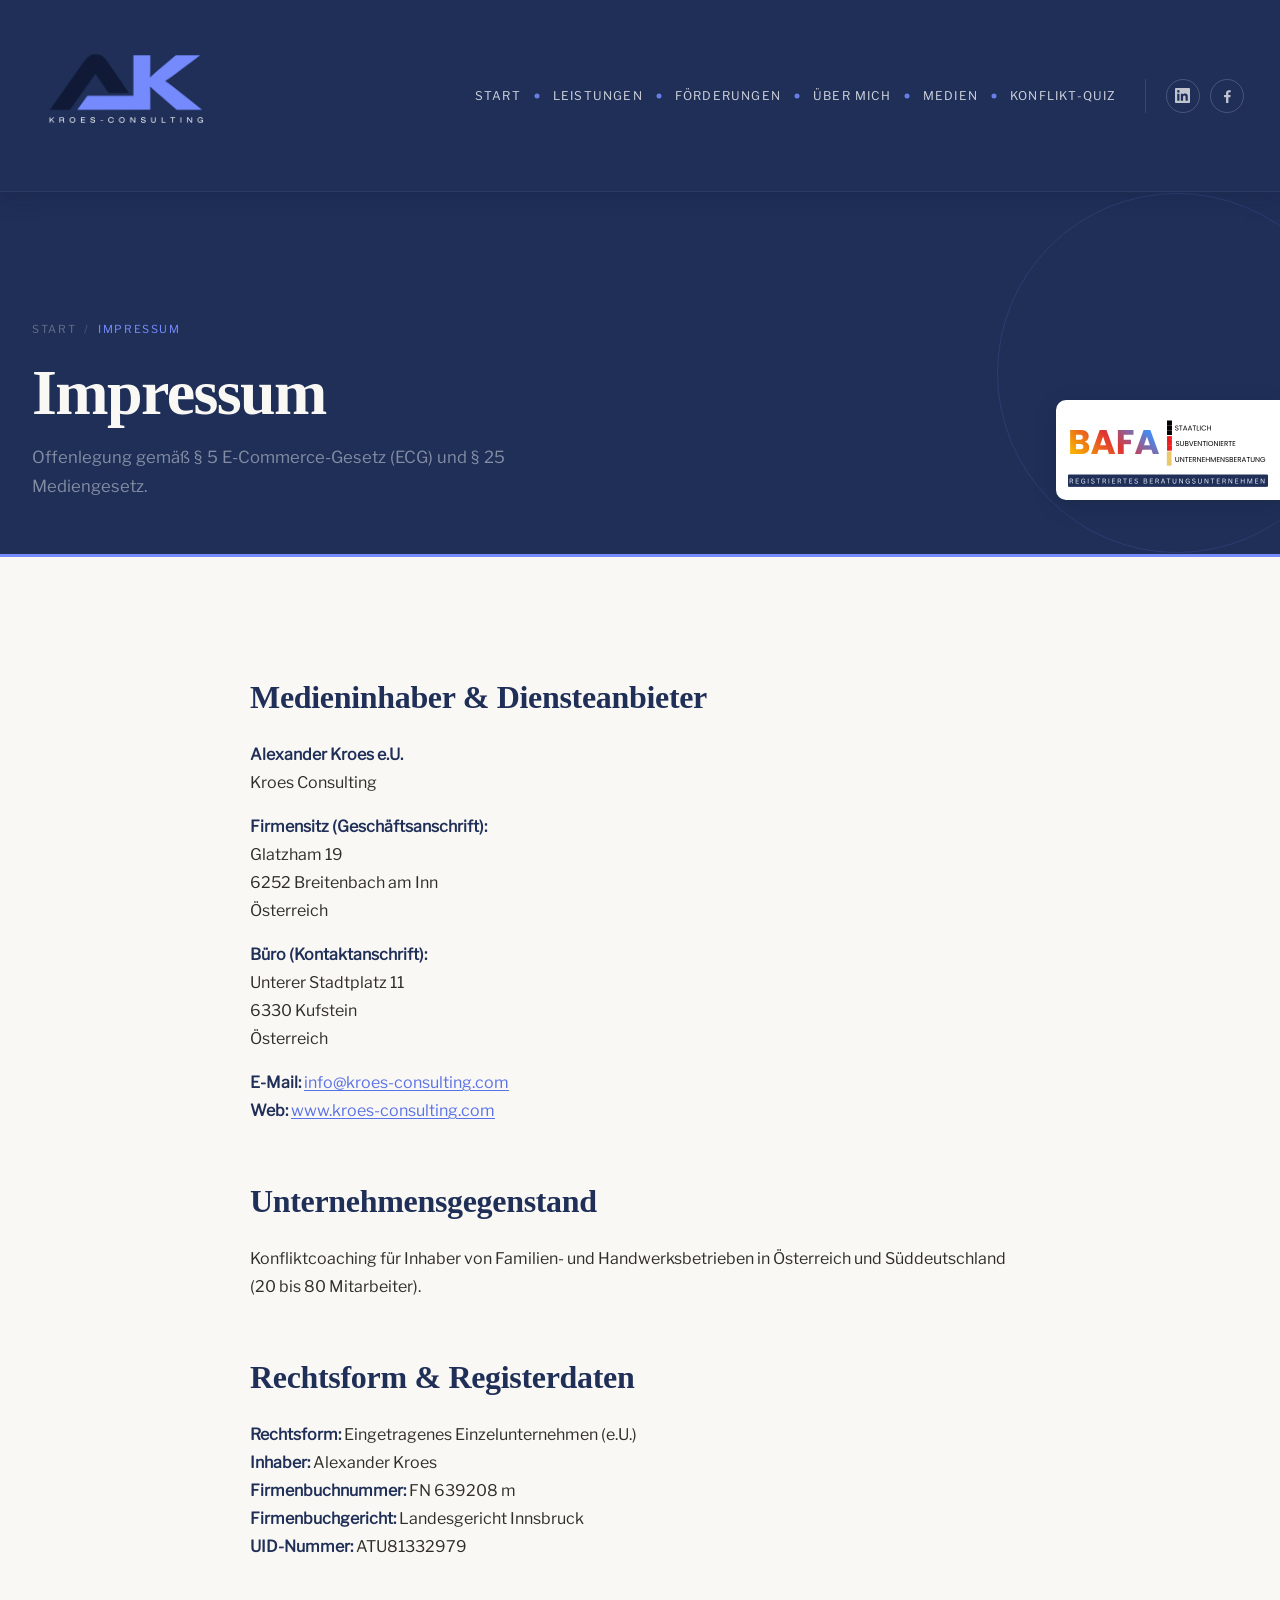
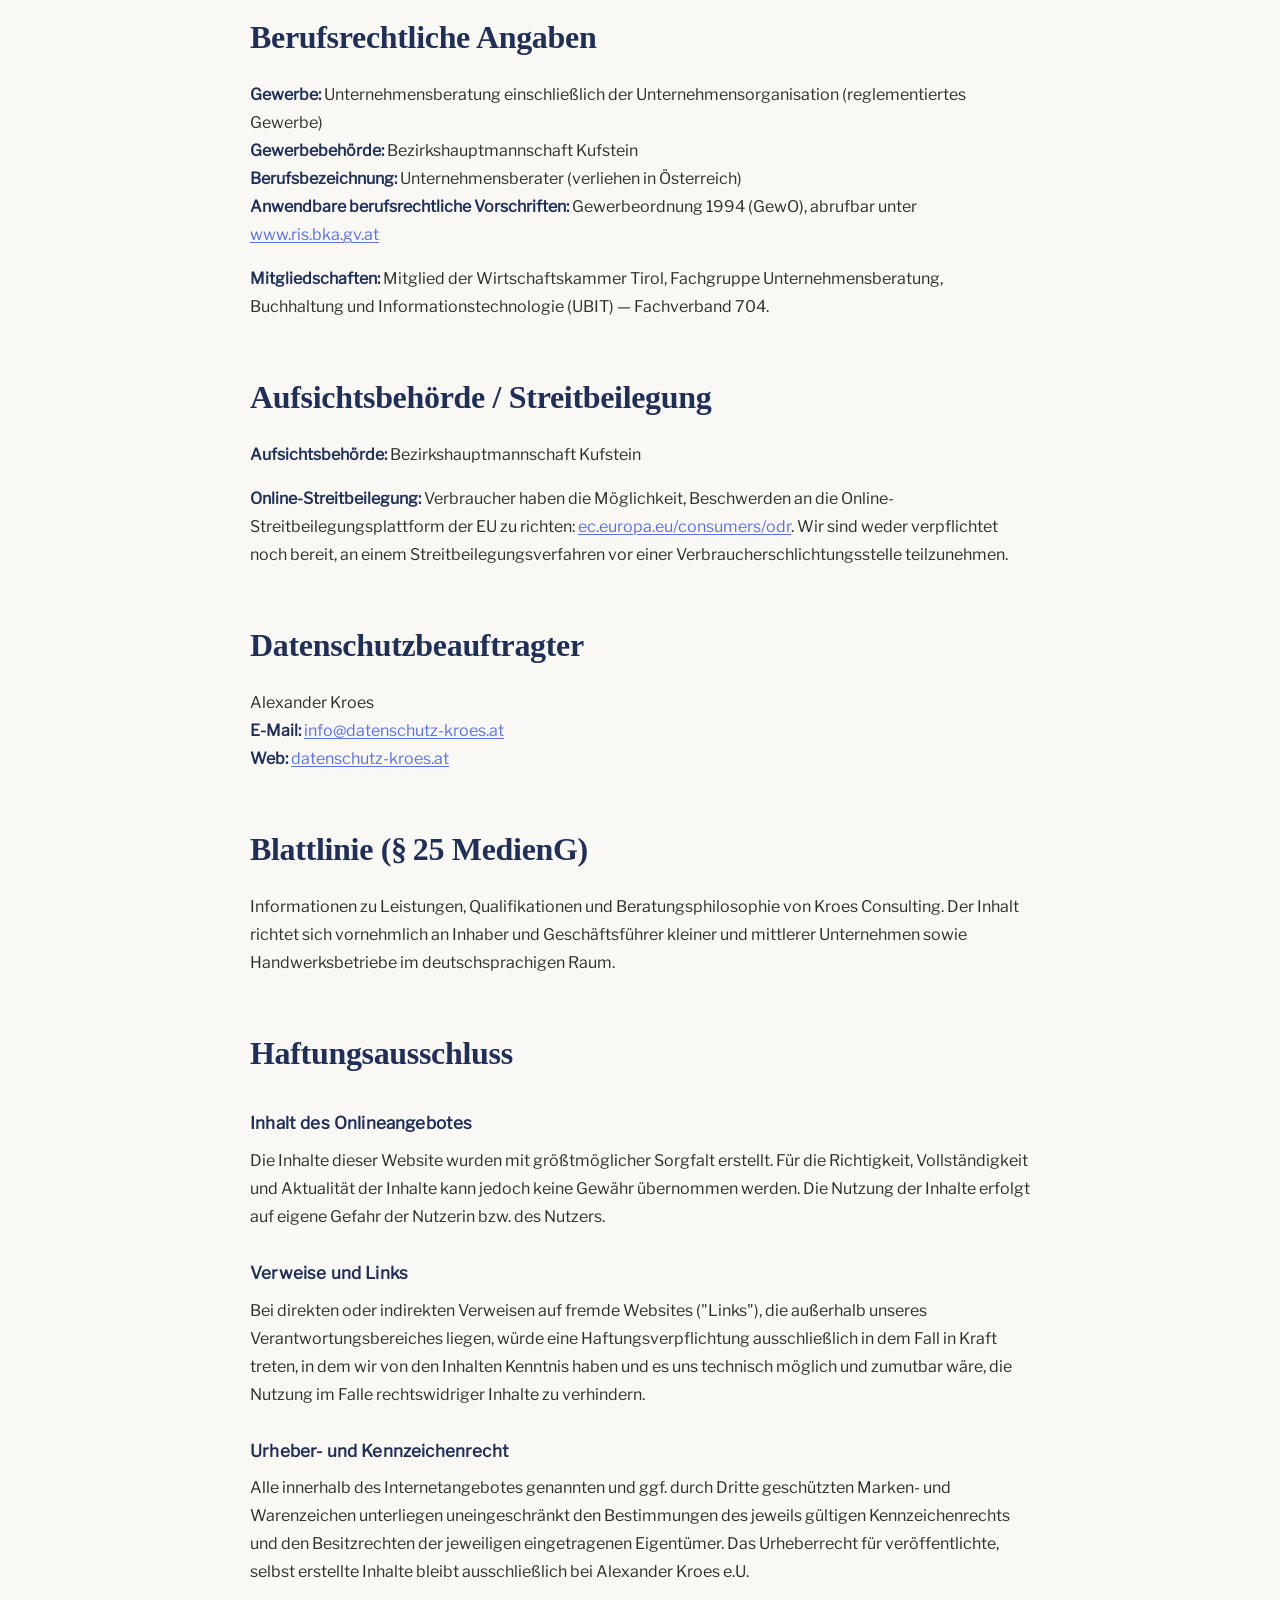
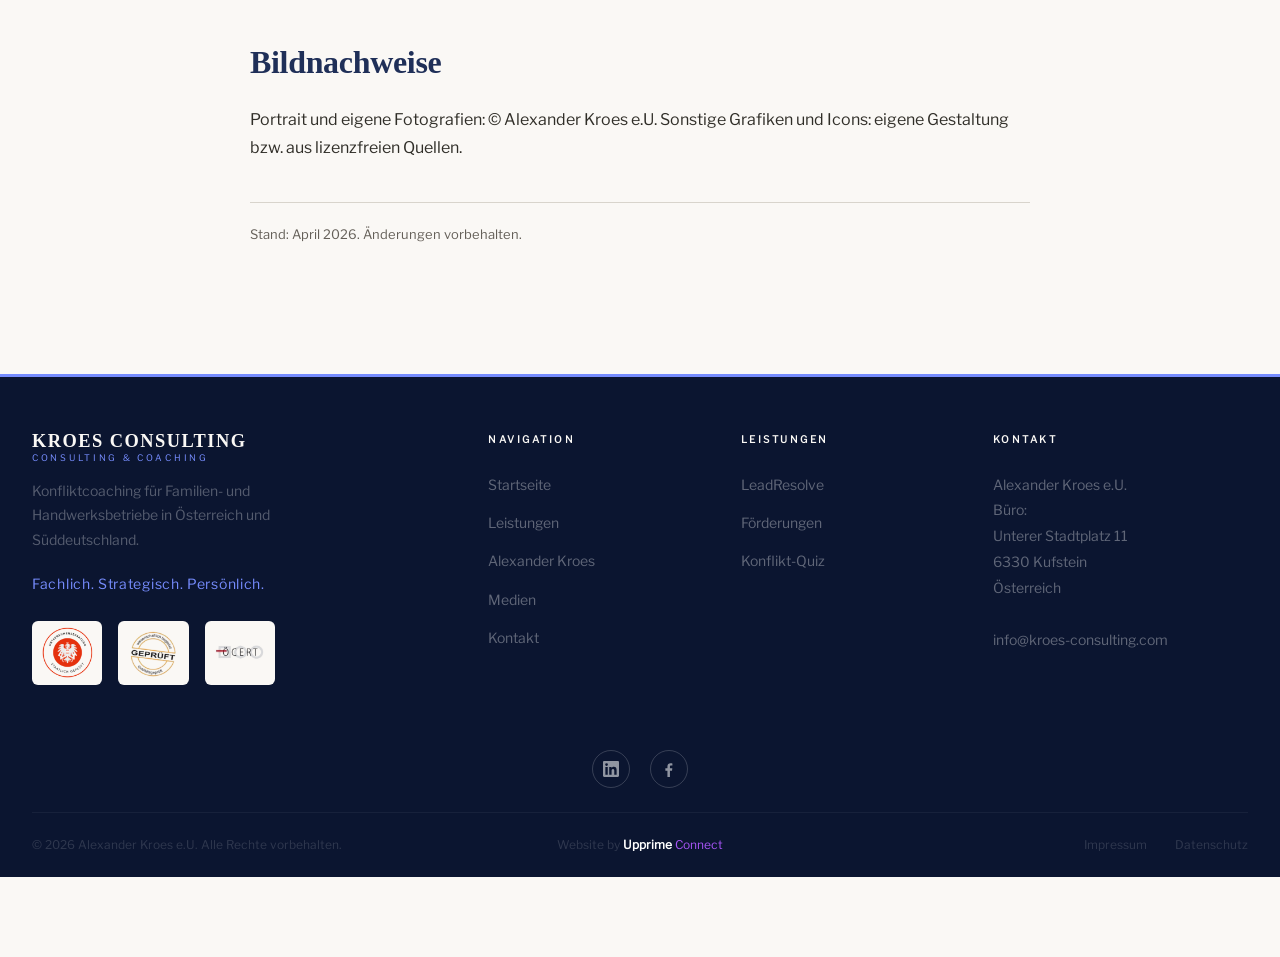
<file: impressum.html>
<!DOCTYPE html>
<html lang="de-AT">
<head>
  <meta charset="UTF-8">
  <meta name="viewport" content="width=device-width, initial-scale=1.0">
  <title>Impressum | Kroes Consulting</title>
  <link rel="preconnect" href="https://static.cloudflareinsights.com" crossorigin>
  <link rel="icon" type="image/svg+xml" href="assets/img/favicon.svg">
  <meta name="description" content="Impressum und Offenlegung gemäß §5 ECG und §25 MedienG für Alexander Kroes e.U. – Kroes Consulting, Breitenbach am Inn, Tirol.">
  <meta name="robots" content="noindex, follow">
  <link rel="canonical" href="https://www.kroes-consulting.com/impressum.html">

  <!-- Open Graph -->
  <meta property="og:title" content="Impressum | Kroes Consulting">
  <meta property="og:description" content="Impressum und Offenlegung für Alexander Kroes e.U.">
  <meta property="og:type" content="website">
  <meta property="og:locale" content="de_AT">
  <meta property="og:url" content="https://www.kroes-consulting.com/impressum.html">
  <meta property="og:site_name" content="Kroes Consulting">

  <!-- Self-hosted Fonts via assets/css/style.css (DSGVO-konform) -->

  <link rel="preload" href="assets/css/style.min.css?v=22" as="style" onload="this.onload=null;this.rel='stylesheet'">
  <noscript><link rel="stylesheet" href="assets/css/style.min.css?v=22"></noscript>
</head>
<body>

  <!-- NAVIGATION -->
  <nav class="nav" id="nav" aria-label="Hauptnavigation">
    <div class="container nav-inner">
      <a href="index.html" class="nav-logo nav-logo-mark" aria-label="Kroes Consulting – Startseite">
        <img src="assets/img/logo.png" alt="Kroes Consulting" class="nav-logo-img" />
      </a>

      <div class="nav-end">
        <ul class="nav-links" role="list">
          <li><a href="index.html" class="nav-link">Start</a></li>
          <li><a href="leistungen.html" class="nav-link">Leistungen</a></li>
          <li><a href="foerderungen.html" class="nav-link">Förderungen</a></li>
          <li><a href="ueber-uns.html" class="nav-link">Über mich</a></li>
          <li><a href="medien.html" class="nav-link">Medien</a></li>
          <li><a href="quiz.html" class="nav-link">Konflikt-Quiz</a></li>
        </ul>

        <div class="nav-social" aria-label="Social Media">
          <a href="https://www.linkedin.com/in/kroesconsulting/" target="_blank" rel="noopener" aria-label="Kroes Consulting auf LinkedIn">
            <svg viewBox="0 0 24 24" aria-hidden="true"><path d="M20.45 20.45h-3.56v-5.57c0-1.33-.03-3.04-1.85-3.04-1.86 0-2.14 1.45-2.14 2.95v5.66H9.34V9h3.42v1.56h.05c.48-.9 1.64-1.85 3.37-1.85 3.6 0 4.27 2.37 4.27 5.45v6.29zM5.34 7.43a2.07 2.07 0 1 1 0-4.14 2.07 2.07 0 0 1 0 4.14zM7.12 20.45H3.56V9h3.56v11.45zM22.22 0H1.77C.79 0 0 .77 0 1.72v20.56C0 23.23.79 24 1.77 24h20.45c.98 0 1.78-.77 1.78-1.72V1.72C24 .77 23.2 0 22.22 0z"/></svg>
          </a>
          <a href="https://www.facebook.com/kroesconsulting" target="_blank" rel="noopener" aria-label="Kroes Consulting auf Facebook">
            <svg viewBox="0 0 24 24" aria-hidden="true"><path d="M13.4 23.91v-9.29h3.12l.47-3.62H13.4V8.69c0-1.05.29-1.76 1.79-1.76h1.91V3.69c-.33-.04-1.47-.14-2.79-.14-2.76 0-4.65 1.69-4.65 4.78V11H6.54v3.62h3.11v9.29h3.76z"/></svg>
          </a>
        </div>
      </div>

      <button class="nav-toggle" id="navToggle" aria-label="Menü öffnen" aria-expanded="false">
        <span></span><span></span><span></span>
      </button>
    </div>
  </nav>

  <!-- Mobile Menü -->
  <div class="mobile-menu" id="mobileMenu" aria-hidden="true" role="dialog" aria-label="Mobilnavigation">
    <a href="index.html">Start</a>
    <a href="leistungen.html">Leistungen</a>
    <a href="foerderungen.html">Förderungen</a>
    <a href="ueber-uns.html">Über mich</a>
    <a href="medien.html">Medien</a>
    <a href="quiz.html">Konflikt-Quiz</a>
    <a href="kontakt.html" class="accent">Kontakt</a>
    <div class="mobile-menu-social" aria-label="Social Media">
      <a href="https://www.linkedin.com/in/kroesconsulting/" target="_blank" rel="noopener" aria-label="LinkedIn">
        <svg viewBox="0 0 24 24" aria-hidden="true"><path d="M20.45 20.45h-3.56v-5.57c0-1.33-.03-3.04-1.85-3.04-1.86 0-2.14 1.45-2.14 2.95v5.66H9.34V9h3.42v1.56h.05c.48-.9 1.64-1.85 3.37-1.85 3.6 0 4.27 2.37 4.27 5.45v6.29zM5.34 7.43a2.07 2.07 0 1 1 0-4.14 2.07 2.07 0 0 1 0 4.14zM7.12 20.45H3.56V9h3.56v11.45zM22.22 0H1.77C.79 0 0 .77 0 1.72v20.56C0 23.23.79 24 1.77 24h20.45c.98 0 1.78-.77 1.78-1.72V1.72C24 .77 23.2 0 22.22 0z"/></svg>
      </a>
      <a href="https://www.facebook.com/kroesconsulting" target="_blank" rel="noopener" aria-label="Facebook">
        <svg viewBox="0 0 24 24" aria-hidden="true"><path d="M13.4 23.91v-9.29h3.12l.47-3.62H13.4V8.69c0-1.05.29-1.76 1.79-1.76h1.91V3.69c-.33-.04-1.47-.14-2.79-.14-2.76 0-4.65 1.69-4.65 4.78V11H6.54v3.62h3.11v9.29h3.76z"/></svg>
      </a>
    </div>
    <p class="mobile-menu-footer">Kroes Consulting · Tirol · Österreich</p>
  </div>

  <main>
    <!-- PAGE HEADER -->
    <header class="page-header" aria-label="Seitenüberschrift">
      <div class="container page-header-inner">
        <nav class="breadcrumb" aria-label="Seitenpfad">
          <a href="index.html">Start</a>
          <span class="sep" aria-hidden="true">/</span>
          <span class="current">Impressum</span>
        </nav>
        <h1>Impressum</h1>
        <p>Offenlegung gemäß §&thinsp;5 E-Commerce-Gesetz (ECG) und §&thinsp;25 Mediengesetz.</p>
      </div>
    </header>

    <!-- LEGAL CONTENT -->
    <section class="legal-section">
      <div class="container">
        <div class="legal-content">

          <h2>Medieninhaber &amp; Diensteanbieter</h2>
          <p>
            <strong>Alexander Kroes e.U.</strong><br>
            Kroes Consulting
          </p>
          <p>
            <strong>Firmensitz (Geschäftsanschrift):</strong><br>
            Glatzham 19<br>
            6252 Breitenbach am Inn<br>
            Österreich
          </p>
          <p>
            <strong>Büro (Kontaktanschrift):</strong><br>
            Unterer Stadtplatz 11<br>
            6330 Kufstein<br>
            Österreich
          </p>
          <p>
            <strong>E-Mail:</strong> <a href="mailto:info@kroes-consulting.com">info@kroes-consulting.com</a><br>
            <strong>Web:</strong> <a href="https://www.kroes-consulting.com">www.kroes-consulting.com</a>
          </p>

          <h2>Unternehmensgegenstand</h2>
          <p>Konfliktcoaching für Inhaber von Familien- und Handwerksbetrieben in Österreich und Süddeutschland (20 bis 80 Mitarbeiter).</p>

          <h2>Rechtsform &amp; Registerdaten</h2>
          <p>
            <strong>Rechtsform:</strong> Eingetragenes Einzelunternehmen (e.U.)<br>
            <strong>Inhaber:</strong> Alexander Kroes<br>
            <strong>Firmenbuchnummer:</strong> FN&nbsp;639208&nbsp;m<br>
            <strong>Firmenbuchgericht:</strong> Landesgericht Innsbruck<br>
            <strong>UID-Nummer:</strong> ATU81332979
          </p>

          <h2>Berufsrechtliche Angaben</h2>
          <p>
            <strong>Gewerbe:</strong> Unternehmensberatung einschließlich der Unternehmensorganisation (reglementiertes Gewerbe)<br>
            <strong>Gewerbebehörde:</strong> Bezirkshauptmannschaft Kufstein<br>
            <strong>Berufsbezeichnung:</strong> Unternehmensberater (verliehen in Österreich)<br>
            <strong>Anwendbare berufsrechtliche Vorschriften:</strong> Gewerbeordnung 1994 (GewO), abrufbar unter <a href="https://www.ris.bka.gv.at" target="_blank" rel="noopener">www.ris.bka.gv.at</a>
          </p>
          <p>
            <strong>Mitgliedschaften:</strong> Mitglied der Wirtschaftskammer Tirol, Fachgruppe Unternehmensberatung, Buchhaltung und Informationstechnologie (UBIT) — Fachverband&nbsp;704.
          </p>

          <h2>Aufsichtsbehörde / Streitbeilegung</h2>
          <p>
            <strong>Aufsichtsbehörde:</strong> Bezirkshauptmannschaft Kufstein
          </p>
          <p>
            <strong>Online-Streitbeilegung:</strong> Verbraucher haben die Möglichkeit, Beschwerden an die Online-Streitbeilegungsplattform der EU zu richten: <a href="https://ec.europa.eu/consumers/odr" target="_blank" rel="noopener">ec.europa.eu/consumers/odr</a>. Wir sind weder verpflichtet noch bereit, an einem Streitbeilegungsverfahren vor einer Verbraucherschlichtungsstelle teilzunehmen.
          </p>

          <h2>Datenschutzbeauftragter</h2>
          <p>
            Alexander Kroes<br>
            <strong>E-Mail:</strong> <a href="mailto:info@datenschutz-kroes.at">info@datenschutz-kroes.at</a><br>
            <strong>Web:</strong> <a href="https://datenschutz-kroes.at" target="_blank" rel="noopener">datenschutz-kroes.at</a>
          </p>

          <h2>Blattlinie (§&thinsp;25 MedienG)</h2>
          <p>Informationen zu Leistungen, Qualifikationen und Beratungsphilosophie von Kroes Consulting. Der Inhalt richtet sich vornehmlich an Inhaber und Geschäftsführer kleiner und mittlerer Unternehmen sowie Handwerksbetriebe im deutschsprachigen Raum.</p>

          <h2>Haftungsausschluss</h2>
          <h3>Inhalt des Onlineangebotes</h3>
          <p>Die Inhalte dieser Website wurden mit größtmöglicher Sorgfalt erstellt. Für die Richtigkeit, Vollständigkeit und Aktualität der Inhalte kann jedoch keine Gewähr übernommen werden. Die Nutzung der Inhalte erfolgt auf eigene Gefahr der Nutzerin bzw. des Nutzers.</p>

          <h3>Verweise und Links</h3>
          <p>Bei direkten oder indirekten Verweisen auf fremde Websites ("Links"), die außerhalb unseres Verantwortungsbereiches liegen, würde eine Haftungsverpflichtung ausschließlich in dem Fall in Kraft treten, in dem wir von den Inhalten Kenntnis haben und es uns technisch möglich und zumutbar wäre, die Nutzung im Falle rechtswidriger Inhalte zu verhindern.</p>

          <h3>Urheber- und Kennzeichenrecht</h3>
          <p>Alle innerhalb des Internetangebotes genannten und ggf. durch Dritte geschützten Marken- und Warenzeichen unterliegen uneingeschränkt den Bestimmungen des jeweils gültigen Kennzeichenrechts und den Besitzrechten der jeweiligen eingetragenen Eigentümer. Das Urheberrecht für veröffentlichte, selbst erstellte Inhalte bleibt ausschließlich bei Alexander Kroes e.U.</p>

          <h2>Bildnachweise</h2>
          <p>Portrait und eigene Fotografien: © Alexander Kroes e.U. Sonstige Grafiken und Icons: eigene Gestaltung bzw. aus lizenzfreien Quellen.</p>

          <p class="meta">Stand: April 2026. Änderungen vorbehalten.</p>

        </div>
      </div>
    </section>
  </main>

  <!-- FOOTER -->
  <footer class="footer" role="contentinfo">
    <div class="container">
      <div class="footer-main">
        <div class="footer-brand">
          <div class="nav-logo" style="margin-bottom: 0.25rem;">
            <span class="nav-logo-name" style="color: var(--warm-50);">Kroes Consulting</span>
            <span class="nav-logo-sub">Consulting & Coaching</span>
          </div>
          <p>Konfliktcoaching für Familien- und Handwerksbetriebe in Österreich und Süddeutschland.</p>
          <p class="footer-tagline">Fachlich. Strategisch. Persönlich.</p>
          <div class="footer-certificates footer-certificates--start">
            <img src="assets/img/kroes%20consulting%20-%20staatlich%20gepr%C3%BCft%20.png" alt="Kroes Consulting — staatlich geprüft" loading="lazy">
            <img src="assets/img/kroes%20consulting%20-%20staatlich%20gepr%C3%BCft%20-%20ppc.png" alt="Kroes Consulting — staatlich geprüft, PPC" loading="lazy">
            <img src="assets/img/kroes%20consulting%20-%20staatlich%20gepr%C3%BCft%20-%20%C3%B6cert%20.png" alt="Kroes Consulting — staatlich geprüft, ÖCERT" loading="lazy">
          </div>
        </div>
        <div class="footer-col"><p class="footer-col-title">Navigation</p>
          <ul class="footer-links" role="list">
            <li><a href="index.html">Startseite</a></li>
            <li><a href="leistungen.html">Leistungen</a></li>
            <li><a href="ueber-uns.html">Alexander Kroes</a></li>
            <li><a href="medien.html">Medien</a></li>
            <li><a href="kontakt.html">Kontakt</a></li>
          </ul></div>
        <div class="footer-col"><p class="footer-col-title">Leistungen</p>
          <ul class="footer-links" role="list">
            <li><a href="leadresolve.html">LeadResolve</a></li>
            <li><a href="foerderungen.html">Förderungen</a></li>
            <li><a href="quiz.html">Konflikt-Quiz</a></li>
          </ul></div>
        <div class="footer-col"><p class="footer-col-title">Kontakt</p>
          <div class="footer-contact"><p>Alexander Kroes e.U.<br>Büro:<br>Unterer Stadtplatz 11<br>6330 Kufstein<br>Österreich<br><br><a href="mailto:info@kroes-consulting.com" style="color:inherit;">info@kroes-consulting.com</a></p></div></div>
      </div>
      <div class="footer-social-row" aria-label="Social Media">
        <a href="https://www.linkedin.com/in/kroesconsulting/" target="_blank" rel="noopener" aria-label="Kroes Consulting auf LinkedIn">
          <svg viewBox="0 0 24 24" aria-hidden="true"><path d="M20.45 20.45h-3.56v-5.57c0-1.33-.03-3.04-1.85-3.04-1.86 0-2.14 1.45-2.14 2.95v5.66H9.34V9h3.42v1.56h.05c.48-.9 1.64-1.85 3.37-1.85 3.6 0 4.27 2.37 4.27 5.45v6.29zM5.34 7.43a2.07 2.07 0 1 1 0-4.14 2.07 2.07 0 0 1 0 4.14zM7.12 20.45H3.56V9h3.56v11.45zM22.22 0H1.77C.79 0 0 .77 0 1.72v20.56C0 23.23.79 24 1.77 24h20.45c.98 0 1.78-.77 1.78-1.72V1.72C24 .77 23.2 0 22.22 0z"/></svg>
        </a>
        <a href="https://www.facebook.com/kroesconsulting/" target="_blank" rel="noopener" aria-label="Kroes Consulting auf Facebook">
          <svg viewBox="0 0 24 24" aria-hidden="true"><path d="M13.4 23.91v-9.29h3.12l.47-3.62H13.4V8.69c0-1.05.29-1.76 1.79-1.76h1.91V3.69c-.33-.04-1.47-.14-2.79-.14-2.76 0-4.65 1.69-4.65 4.78V11H6.54v3.62h3.11v9.29h3.76z"/></svg>
        </a>
      </div>
      <div class="footer-bottom">
        <p>© 2026 Alexander Kroes e.U. Alle Rechte vorbehalten.</p>
        <p class="footer-credit-text">Website by <a href="https://upprime-connect.at/" target="_blank" rel="noopener"><strong>Upprime</strong> <span class="credit-accent">Connect</span></a></p>
        <nav class="footer-legal"><a href="impressum.html">Impressum</a><a href="datenschutz.html">Datenschutz</a></nav>
      </div>
    </div>
  </footer>

  <script src="assets/js/main.js"></script>
  <!-- Cloudflare Web Analytics --><script defer src='https://static.cloudflareinsights.com/beacon.min.js' data-cf-beacon='{"token": "0da3c59f06a34f4aaf22c33a0c50015e"}'></script><!-- End Cloudflare Web Analytics -->
  <!-- BAFA Siegel: Registriertes Beratungsunternehmen -->
  <aside class="bafa-badge" aria-label="BAFA - Registriertes Beratungsunternehmen">
    <a href="foerderungen.html" aria-label="Mehr zur BAFA-Foerderung">
      <img src="assets/img/bafa-siegel.png?v=3" alt="BAFA - Staatlich subventionierte Unternehmensberatung. Registriertes Beratungsunternehmen." loading="lazy" />
    </a>
  </aside>
</body>
</html>
</file>
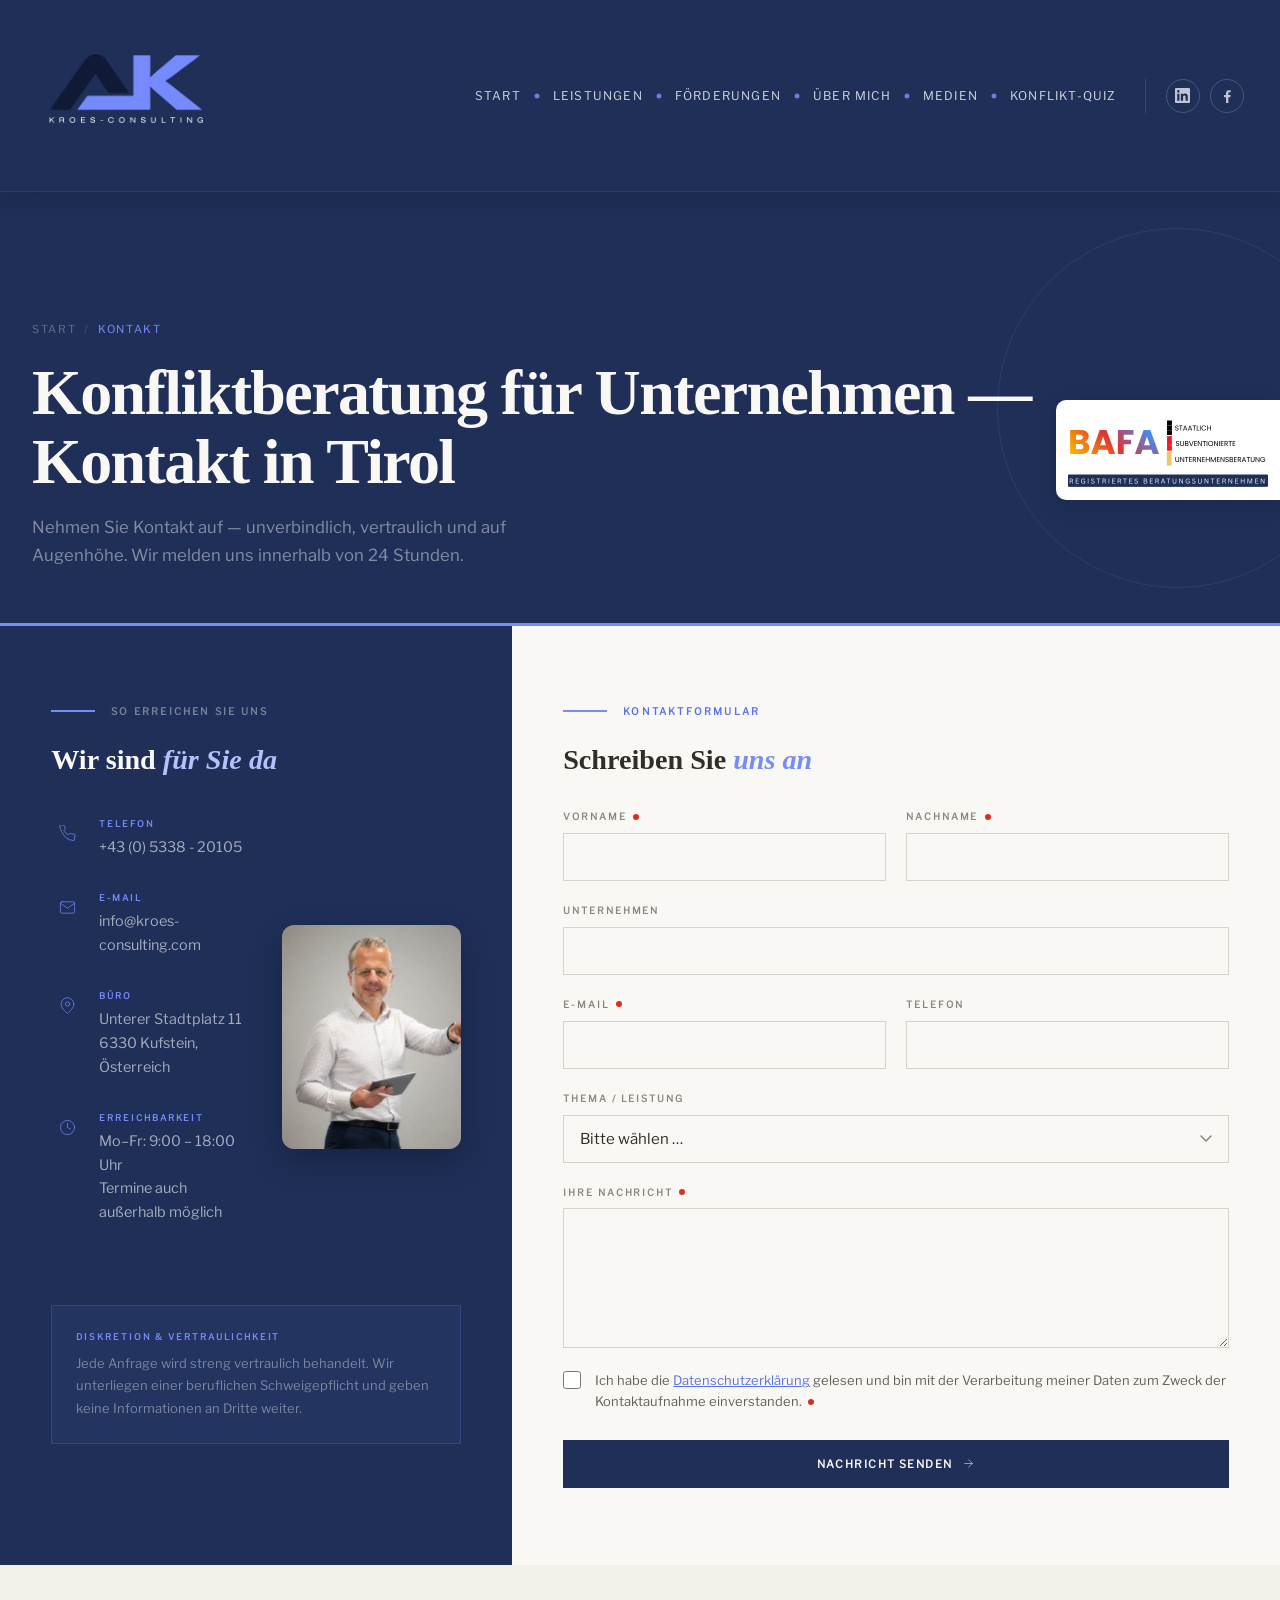
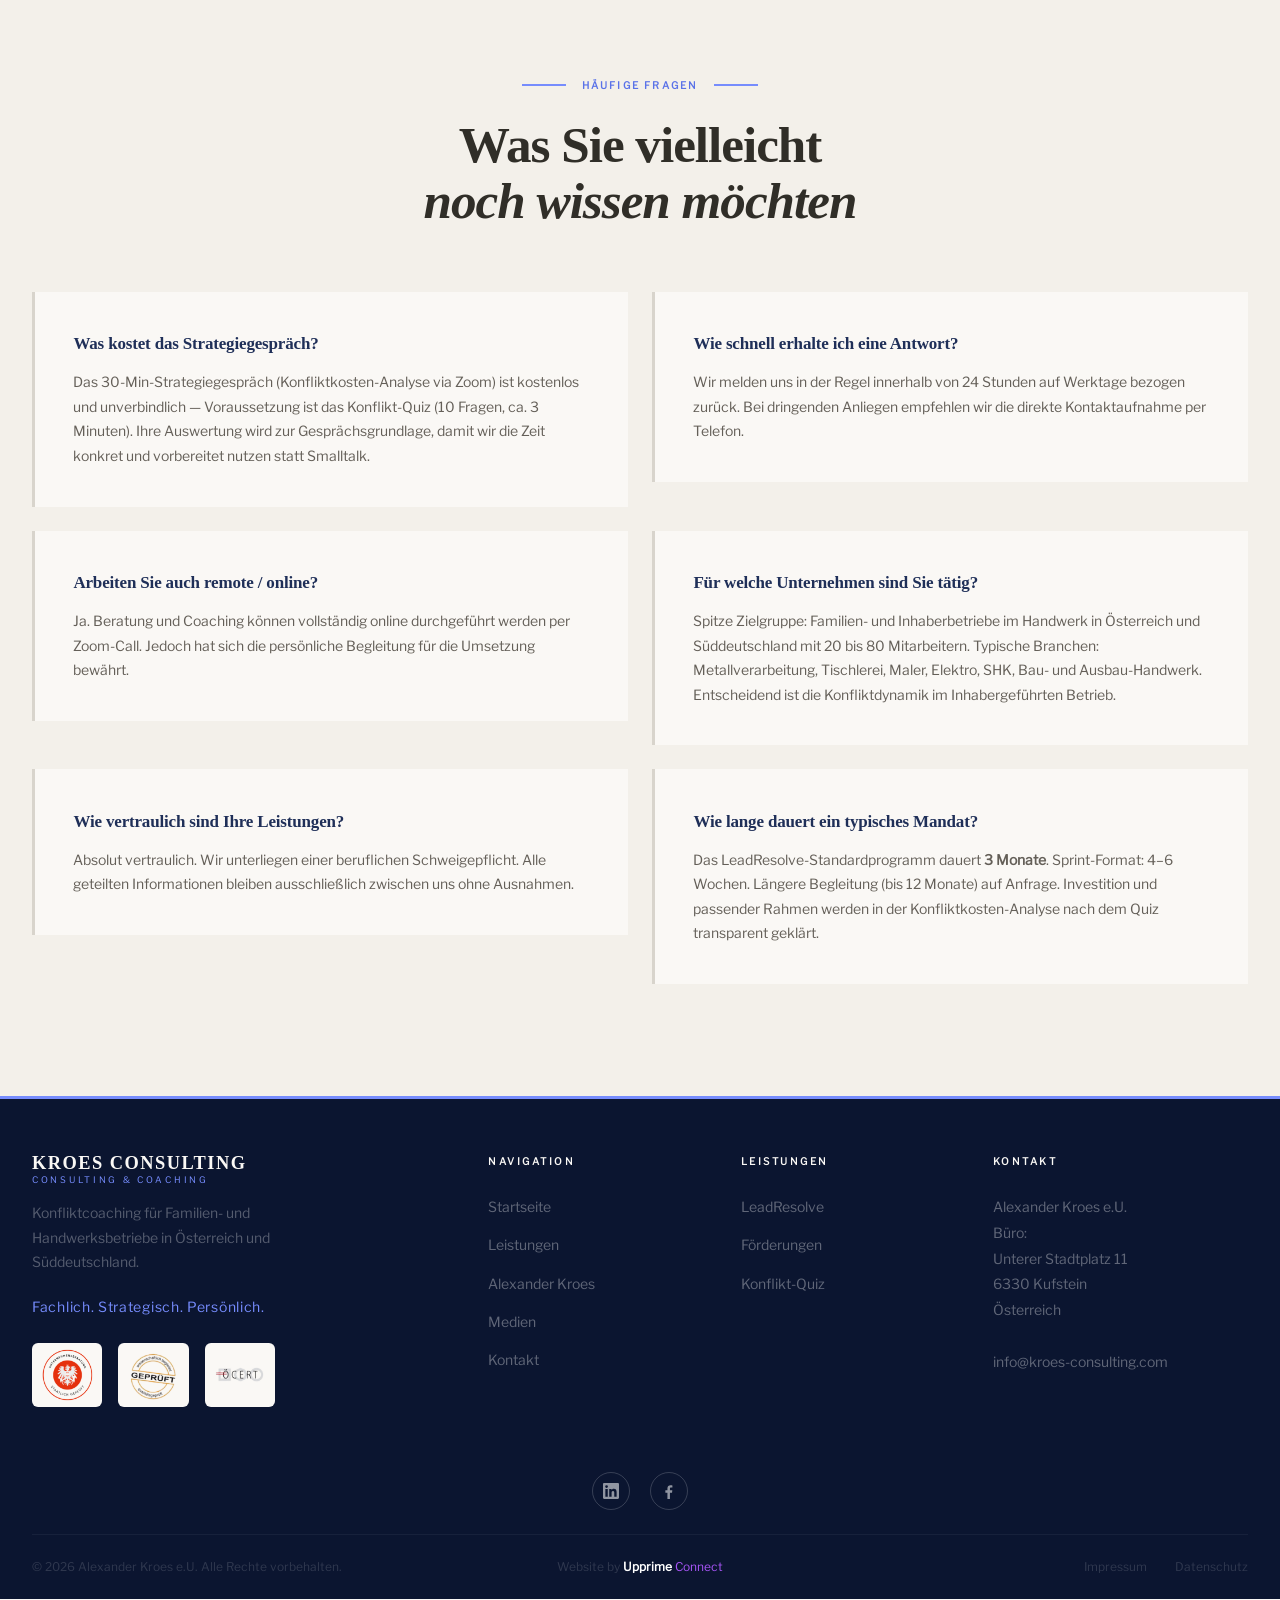
<file: kontakt.html>
<!DOCTYPE html>
<html lang="de-AT">
<head>
  <meta charset="UTF-8">
  <meta name="viewport" content="width=device-width, initial-scale=1.0">
  <title>Kontakt – Konfliktcoaching für Familien- & Handwerksbetriebe | Kroes Consulting</title>
  <link rel="preconnect" href="https://static.cloudflareinsights.com" crossorigin>
  <link rel="icon" type="image/svg+xml" href="assets/img/favicon.svg">
  <meta name="description" content="Kontakt zu Kroes Consulting — Konfliktcoaching für Inhaber von Familien- und Handwerksbetrieben in Österreich und Süddeutschland, 20 bis 80 MA. Kostenloses Strategiegespräch nach Konflikt-Quiz.">
  <link rel="canonical" href="https://www.kroes-consulting.com/kontakt.html">

  <!-- Open Graph -->
  <meta property="og:title" content="Kontakt – Kroes Consulting">
  <meta property="og:description" content="Konfliktcoaching für Inhaber von Familien- und Handwerksbetrieben in AT + DE-Süd. Kontakt per Telefon, E-Mail oder Konflikt-Quiz.">
  <meta property="og:type" content="website">
  <meta property="og:locale" content="de_AT">
  <meta property="og:url" content="https://www.kroes-consulting.com/kontakt.html">

  <!-- Self-hosted Fonts via assets/css/style.css (DSGVO-konform) -->

  <!-- Styles -->
  <link rel="preload" href="assets/css/style.min.css?v=22" as="style" onload="this.onload=null;this.rel='stylesheet'">
  <noscript><link rel="stylesheet" href="assets/css/style.min.css?v=22"></noscript>

  <!-- JSON-LD -->
  <script type="application/ld+json">
  {
    "@context": "https://schema.org",
    "@type": "ContactPage",
    "name": "Kontakt – Kroes Consulting",
    "url": "https://www.kroes-consulting.com/kontakt.html",
    "description": "Kontaktseite für Anfragen zu LeadResolve – Konfliktcoaching für Familien- und Handwerksbetriebe in AT + DE-Süd"
  }
  </script>
  <script type="application/ld+json">
  {
    "@context": "https://schema.org",
    "@type": "BreadcrumbList",
    "itemListElement": [
      { "@type": "ListItem", "position": 1, "name": "Start", "item": "https://www.kroes-consulting.com/" },
      { "@type": "ListItem", "position": 2, "name": "Kontakt", "item": "https://www.kroes-consulting.com/kontakt.html" }
    ]
  }
  </script>
</head>
<body>

  <!-- NAVIGATION -->
  <nav class="nav" id="nav" aria-label="Hauptnavigation">
    <div class="container nav-inner">
      <a href="index.html" class="nav-logo nav-logo-mark" aria-label="Kroes Consulting – Startseite">
        <img src="assets/img/logo.png" alt="Kroes Consulting" class="nav-logo-img" />
      </a>

      <div class="nav-end">
        <ul class="nav-links" role="list">
          <li><a href="index.html" class="nav-link">Start</a></li>
          <li><a href="leistungen.html" class="nav-link">Leistungen</a></li>
          <li><a href="foerderungen.html" class="nav-link">Förderungen</a></li>
          <li><a href="ueber-uns.html" class="nav-link">Über mich</a></li>
          <li><a href="medien.html" class="nav-link">Medien</a></li>
          <li><a href="quiz.html" class="nav-link">Konflikt-Quiz</a></li>
        </ul>

        <div class="nav-social" aria-label="Social Media">
          <a href="https://www.linkedin.com/in/kroesconsulting/" target="_blank" rel="noopener" aria-label="Kroes Consulting auf LinkedIn">
            <svg viewBox="0 0 24 24" aria-hidden="true"><path d="M20.45 20.45h-3.56v-5.57c0-1.33-.03-3.04-1.85-3.04-1.86 0-2.14 1.45-2.14 2.95v5.66H9.34V9h3.42v1.56h.05c.48-.9 1.64-1.85 3.37-1.85 3.6 0 4.27 2.37 4.27 5.45v6.29zM5.34 7.43a2.07 2.07 0 1 1 0-4.14 2.07 2.07 0 0 1 0 4.14zM7.12 20.45H3.56V9h3.56v11.45zM22.22 0H1.77C.79 0 0 .77 0 1.72v20.56C0 23.23.79 24 1.77 24h20.45c.98 0 1.78-.77 1.78-1.72V1.72C24 .77 23.2 0 22.22 0z"/></svg>
          </a>
          <a href="https://www.facebook.com/kroesconsulting" target="_blank" rel="noopener" aria-label="Kroes Consulting auf Facebook">
            <svg viewBox="0 0 24 24" aria-hidden="true"><path d="M13.4 23.91v-9.29h3.12l.47-3.62H13.4V8.69c0-1.05.29-1.76 1.79-1.76h1.91V3.69c-.33-.04-1.47-.14-2.79-.14-2.76 0-4.65 1.69-4.65 4.78V11H6.54v3.62h3.11v9.29h3.76z"/></svg>
          </a>
        </div>
      </div>

      <button class="nav-toggle" id="navToggle" aria-label="Menü öffnen" aria-expanded="false">
        <span></span><span></span><span></span>
      </button>
    </div>
  </nav>

  <!-- Mobile Menü -->
  <div class="mobile-menu" id="mobileMenu" aria-hidden="true" role="dialog" aria-label="Mobilnavigation">
    <a href="index.html">Start</a>
    <a href="leistungen.html">Leistungen</a>
    <a href="foerderungen.html">Förderungen</a>
    <a href="ueber-uns.html">Über mich</a>
    <a href="medien.html">Medien</a>
    <a href="quiz.html">Konflikt-Quiz</a>
    <a href="kontakt.html" class="accent">Kontakt</a>
    <div class="mobile-menu-social" aria-label="Social Media">
      <a href="https://www.linkedin.com/in/kroesconsulting/" target="_blank" rel="noopener" aria-label="LinkedIn">
        <svg viewBox="0 0 24 24" aria-hidden="true"><path d="M20.45 20.45h-3.56v-5.57c0-1.33-.03-3.04-1.85-3.04-1.86 0-2.14 1.45-2.14 2.95v5.66H9.34V9h3.42v1.56h.05c.48-.9 1.64-1.85 3.37-1.85 3.6 0 4.27 2.37 4.27 5.45v6.29zM5.34 7.43a2.07 2.07 0 1 1 0-4.14 2.07 2.07 0 0 1 0 4.14zM7.12 20.45H3.56V9h3.56v11.45zM22.22 0H1.77C.79 0 0 .77 0 1.72v20.56C0 23.23.79 24 1.77 24h20.45c.98 0 1.78-.77 1.78-1.72V1.72C24 .77 23.2 0 22.22 0z"/></svg>
      </a>
      <a href="https://www.facebook.com/kroesconsulting" target="_blank" rel="noopener" aria-label="Facebook">
        <svg viewBox="0 0 24 24" aria-hidden="true"><path d="M13.4 23.91v-9.29h3.12l.47-3.62H13.4V8.69c0-1.05.29-1.76 1.79-1.76h1.91V3.69c-.33-.04-1.47-.14-2.79-.14-2.76 0-4.65 1.69-4.65 4.78V11H6.54v3.62h3.11v9.29h3.76z"/></svg>
      </a>
    </div>
    <p class="mobile-menu-footer">Kroes Consulting · Tirol · Österreich</p>
  </div>

  <main>
    <!-- PAGE HEADER -->
    <header class="page-header" aria-label="Seitenüberschrift">
      <div class="container page-header-inner">
        <nav class="breadcrumb" aria-label="Seitenpfad">
          <a href="index.html">Start</a>
          <span class="sep" aria-hidden="true">/</span>
          <span class="current">Kontakt</span>
        </nav>
        <h1>Konfliktberatung für Unternehmen — Kontakt in Tirol</h1>
        <p>Nehmen Sie Kontakt auf — unverbindlich, vertraulich und auf Augenhöhe. Wir melden uns innerhalb von 24 Stunden.</p>
      </div>
    </header>

    <!-- CONTACT SPLIT -->
    <section class="contact-split" aria-label="Kontaktinformationen und Formular">

      <!-- Info Panel -->
      <aside class="contact-info-panel" aria-label="Kontaktdaten">
        <div class="eyebrow-row">
          <span class="peri-rule" aria-hidden="true"></span>
          <span class="t-label" style="color: rgba(255,255,255,0.4);">So erreichen Sie uns</span>
        </div>
        <h2 class="t-heading reveal" style="color: var(--warm-50); margin-bottom: 2.5rem;">
          Wir sind <em style="color: var(--peri-light);">für Sie da</em>
        </h2>

        <div class="contact-info-row">
          <div class="contact-info-details">
            <div class="contact-detail reveal d-1">
              <div class="contact-icon" aria-hidden="true">
                <svg viewBox="0 0 24 24"><path d="M22 16.92v3a2 2 0 01-2.18 2 19.79 19.79 0 01-8.63-3.07A19.5 19.5 0 013.95 9.5a19.79 19.79 0 01-3.07-8.68A2 2 0 012.86 0h3a2 2 0 012 1.72c.127.96.361 1.903.7 2.81a2 2 0 01-.45 2.11L7.09 7.91a16 16 0 006 6l1.27-1.27a2 2 0 012.11-.45c.907.339 1.85.573 2.81.7A2 2 0 0122 16.92z"/></svg>
              </div>
              <div>
                <div class="contact-detail-label">Telefon</div>
                <div class="contact-detail-value"><a href="tel:+43533820105" style="color:inherit;text-decoration:none;">+43 (0) 5338 - 20105</a></div>
              </div>
            </div>

            <div class="contact-detail reveal d-2">
              <div class="contact-icon" aria-hidden="true">
                <svg viewBox="0 0 24 24"><path d="M4 4h16c1.1 0 2 .9 2 2v12c0 1.1-.9 2-2 2H4c-1.1 0-2-.9-2-2V6c0-1.1.9-2 2-2z"/><polyline points="22,6 12,13 2,6"/></svg>
              </div>
              <div>
                <div class="contact-detail-label">E-Mail</div>
                <div class="contact-detail-value"><a href="mailto:info@kroes-consulting.com" style="color:inherit;text-decoration:none;">info@kroes-consulting.com</a></div>
              </div>
            </div>

            <div class="contact-detail reveal d-3">
              <div class="contact-icon" aria-hidden="true">
                <svg viewBox="0 0 24 24"><path d="M21 10c0 7-9 13-9 13s-9-6-9-13a9 9 0 0118 0z"/><circle cx="12" cy="10" r="3"/></svg>
              </div>
              <div>
                <div class="contact-detail-label">Büro</div>
                <div class="contact-detail-value">Unterer Stadtplatz 11<br>6330 Kufstein, Österreich</div>
              </div>
            </div>

            <div class="contact-detail reveal d-4">
              <div class="contact-icon" aria-hidden="true">
                <svg viewBox="0 0 24 24"><circle cx="12" cy="12" r="10"/><polyline points="12 6 12 12 16 14"/></svg>
              </div>
              <div>
                <div class="contact-detail-label">Erreichbarkeit</div>
                <div class="contact-detail-value">Mo–Fr: 9:00 – 18:00 Uhr<br>Termine auch außerhalb möglich</div>
              </div>
            </div>
          </div>

          <figure class="contact-portrait reveal d-2">
            <img src="assets/img/alexander-kroes-3.webp" alt="Alexander Kroes — Konfliktcoach &amp; Unternehmensberater" loading="lazy" decoding="async" width="320" height="400">
          </figure>
        </div>

        <div class="contact-note reveal d-5">
          <span class="contact-note-label">Diskretion & Vertraulichkeit</span>
          <p>Jede Anfrage wird streng vertraulich behandelt. Wir unterliegen einer beruflichen Schweigepflicht und geben keine Informationen an Dritte weiter.</p>
        </div>
      </aside>

      <!-- Form Panel -->
      <div class="contact-form-panel" aria-label="Kontaktformular">
        <div class="eyebrow-row">
          <span class="peri-rule" aria-hidden="true"></span>
          <span class="t-label">Kontaktformular</span>
        </div>
        <h2 class="t-heading reveal" style="margin-bottom: 2rem;">
          Schreiben Sie <em style="color: var(--peri);">uns an</em>
        </h2>

        <form id="contactForm" novalidate aria-label="Kontaktformular">
          <div class="form-row">
            <div class="form-group">
              <label class="form-label" for="vorname">Vorname <span class="form-required" aria-label="Pflichtfeld"></span></label>
              <input class="form-input" type="text" id="vorname" name="vorname" autocomplete="given-name" required>
            </div>
            <div class="form-group">
              <label class="form-label" for="nachname">Nachname <span class="form-required" aria-label="Pflichtfeld"></span></label>
              <input class="form-input" type="text" id="nachname" name="nachname" autocomplete="family-name" required>
            </div>
          </div>

          <div class="form-group">
            <label class="form-label" for="unternehmen">Unternehmen</label>
            <input class="form-input" type="text" id="unternehmen" name="unternehmen" autocomplete="organization">
          </div>

          <div class="form-row">
            <div class="form-group">
              <label class="form-label" for="email">E-Mail <span class="form-required" aria-label="Pflichtfeld"></span></label>
              <input class="form-input" type="email" id="email" name="email" autocomplete="email" required>
            </div>
            <div class="form-group">
              <label class="form-label" for="telefon">Telefon</label>
              <input class="form-input" type="tel" id="telefon" name="telefon" autocomplete="tel">
            </div>
          </div>

          <div class="form-group">
            <label class="form-label" for="thema">Thema / Leistung</label>
            <select class="form-input form-select" id="thema" name="thema">
              <option value="" disabled selected>Bitte wählen …</option>
              <option value="unternehmensberatung">Unternehmensberatung</option>
              <option value="konfliktcoaching">Konfliktcoaching</option>
              <option value="foerderungen">Förderungen</option>
              <option value="sonstiges">Sonstiges</option>
            </select>
          </div>

          <div class="form-group">
            <label class="form-label" for="nachricht">Ihre Nachricht <span class="form-required" aria-label="Pflichtfeld"></span></label>
            <textarea class="form-textarea" id="nachricht" name="nachricht" required></textarea>
          </div>

          <div class="form-checkbox">
            <input type="checkbox" id="datenschutz" name="datenschutz" required>
            <label for="datenschutz">
              Ich habe die <a href="datenschutz.html">Datenschutzerklärung</a> gelesen und bin mit der Verarbeitung meiner Daten zum Zweck der Kontaktaufnahme einverstanden. <span class="form-required" aria-label="Pflichtfeld"></span>
            </label>
          </div>

          <button type="submit" class="btn btn-navy" style="width: 100%;">
            Nachricht senden
            <svg viewBox="0 0 24 24" aria-hidden="true"><path d="M5 12h14M12 5l7 7-7 7"/></svg>
          </button>

          <div class="form-message" id="formMessage" role="alert" aria-live="polite"></div>
        </form>
      </div>

    </section>

    <!-- FAQ -->
    <section class="section" style="background: var(--warm-100);" aria-labelledby="faq-heading">
      <div class="container">
        <div class="section-header-center reveal">
          <div class="eyebrow-row eyebrow-row-center">
            <span class="peri-rule" aria-hidden="true"></span>
            <span class="t-label">Häufige Fragen</span>
            <span class="peri-rule" aria-hidden="true"></span>
          </div>
          <h2 class="t-display" id="faq-heading">
            Was Sie vielleicht<br><em>noch wissen möchten</em>
          </h2>
        </div>

        <div class="faq-grid" role="list">

          <article class="faq-item reveal" role="listitem">
            <h3>Was kostet das Strategiegespräch?</h3>
            <p>Das 30-Min-Strategiegespräch (Konfliktkosten-Analyse via Zoom) ist kostenlos und unverbindlich — Voraussetzung ist das <a href="quiz.html">Konflikt-Quiz</a> (10 Fragen, ca. 3 Minuten). Ihre Auswertung wird zur Gesprächsgrundlage, damit wir die Zeit konkret und vorbereitet nutzen statt Smalltalk.</p>
          </article>

          <article class="faq-item reveal d-1" role="listitem">
            <h3>Wie schnell erhalte ich eine Antwort?</h3>
            <p>Wir melden uns in der Regel innerhalb von 24 Stunden auf Werktage bezogen zurück. Bei dringenden Anliegen empfehlen wir die direkte Kontaktaufnahme per Telefon.</p>
          </article>

          <article class="faq-item reveal d-2" role="listitem">
            <h3>Arbeiten Sie auch remote / online?</h3>
            <p>Ja. Beratung und Coaching können vollständig online durchgeführt werden per Zoom-Call. Jedoch hat sich die persönliche Begleitung für die Umsetzung bewährt.</p>
          </article>

          <article class="faq-item reveal d-3" role="listitem">
            <h3>Für welche Unternehmen sind Sie tätig?</h3>
            <p>Spitze Zielgruppe: Familien- und Inhaberbetriebe im Handwerk in Österreich und Süddeutschland mit 20 bis 80 Mitarbeitern. Typische Branchen: Metallverarbeitung, Tischlerei, Maler, Elektro, SHK, Bau- und Ausbau-Handwerk. Entscheidend ist die Konfliktdynamik im Inhabergeführten Betrieb.</p>
          </article>

          <article class="faq-item reveal d-4" role="listitem">
            <h3>Wie vertraulich sind Ihre Leistungen?</h3>
            <p>Absolut vertraulich. Wir unterliegen einer beruflichen Schweigepflicht. Alle geteilten Informationen bleiben ausschließlich zwischen uns ohne Ausnahmen.</p>
          </article>

          <article class="faq-item reveal d-5" role="listitem">
            <h3>Wie lange dauert ein typisches Mandat?</h3>
            <p>Das LeadResolve-Standardprogramm dauert <strong>3 Monate</strong>. Sprint-Format: 4–6 Wochen. Längere Begleitung (bis 12 Monate) auf Anfrage. Investition und passender Rahmen werden in der Konfliktkosten-Analyse nach dem Quiz transparent geklärt.</p>
          </article>

        </div>
      </div>
    </section>
  </main>

  <!-- FOOTER -->
  <footer class="footer" role="contentinfo">
    <div class="container">
      <div class="footer-main">
        <div class="footer-brand">
          <div class="nav-logo" style="margin-bottom: 0.25rem;">
            <span class="nav-logo-name" style="color: var(--warm-50);">Kroes Consulting</span>
            <span class="nav-logo-sub">Consulting & Coaching</span>
          </div>
          <p>Konfliktcoaching für Familien- und Handwerksbetriebe in Österreich und Süddeutschland.</p>
          <p class="footer-tagline">Fachlich. Strategisch. Persönlich.</p>
          <div class="footer-certificates footer-certificates--start">
            <img src="assets/img/kroes%20consulting%20-%20staatlich%20gepr%C3%BCft%20.png" alt="Kroes Consulting — staatlich geprüft" loading="lazy">
            <img src="assets/img/kroes%20consulting%20-%20staatlich%20gepr%C3%BCft%20-%20ppc.png" alt="Kroes Consulting — staatlich geprüft, PPC" loading="lazy">
            <img src="assets/img/kroes%20consulting%20-%20staatlich%20gepr%C3%BCft%20-%20%C3%B6cert%20.png" alt="Kroes Consulting — staatlich geprüft, ÖCERT" loading="lazy">
          </div>
        </div>
        <div class="footer-col"><p class="footer-col-title">Navigation</p>
          <ul class="footer-links" role="list">
            <li><a href="index.html">Startseite</a></li>
            <li><a href="leistungen.html">Leistungen</a></li>
            <li><a href="ueber-uns.html">Alexander Kroes</a></li>
            <li><a href="medien.html">Medien</a></li>
            <li><a href="kontakt.html">Kontakt</a></li>
          </ul></div>
        <div class="footer-col"><p class="footer-col-title">Leistungen</p>
          <ul class="footer-links" role="list">
            <li><a href="leadresolve.html">LeadResolve</a></li>
            <li><a href="foerderungen.html">Förderungen</a></li>
            <li><a href="quiz.html">Konflikt-Quiz</a></li>
          </ul></div>
        <div class="footer-col"><p class="footer-col-title">Kontakt</p>
          <div class="footer-contact"><p>Alexander Kroes e.U.<br>Büro:<br>Unterer Stadtplatz 11<br>6330 Kufstein<br>Österreich<br><br><a href="mailto:info@kroes-consulting.com" style="color:inherit;">info@kroes-consulting.com</a></p></div></div>
      </div>
      <div class="footer-social-row" aria-label="Social Media">
        <a href="https://www.linkedin.com/in/kroesconsulting/" target="_blank" rel="noopener" aria-label="Kroes Consulting auf LinkedIn">
          <svg viewBox="0 0 24 24" aria-hidden="true"><path d="M20.45 20.45h-3.56v-5.57c0-1.33-.03-3.04-1.85-3.04-1.86 0-2.14 1.45-2.14 2.95v5.66H9.34V9h3.42v1.56h.05c.48-.9 1.64-1.85 3.37-1.85 3.6 0 4.27 2.37 4.27 5.45v6.29zM5.34 7.43a2.07 2.07 0 1 1 0-4.14 2.07 2.07 0 0 1 0 4.14zM7.12 20.45H3.56V9h3.56v11.45zM22.22 0H1.77C.79 0 0 .77 0 1.72v20.56C0 23.23.79 24 1.77 24h20.45c.98 0 1.78-.77 1.78-1.72V1.72C24 .77 23.2 0 22.22 0z"/></svg>
        </a>
        <a href="https://www.facebook.com/kroesconsulting/" target="_blank" rel="noopener" aria-label="Kroes Consulting auf Facebook">
          <svg viewBox="0 0 24 24" aria-hidden="true"><path d="M13.4 23.91v-9.29h3.12l.47-3.62H13.4V8.69c0-1.05.29-1.76 1.79-1.76h1.91V3.69c-.33-.04-1.47-.14-2.79-.14-2.76 0-4.65 1.69-4.65 4.78V11H6.54v3.62h3.11v9.29h3.76z"/></svg>
        </a>
      </div>
      <div class="footer-bottom">
        <p>© 2026 Alexander Kroes e.U. Alle Rechte vorbehalten.</p>
        <p class="footer-credit-text">Website by <a href="https://upprime-connect.at/" target="_blank" rel="noopener"><strong>Upprime</strong> <span class="credit-accent">Connect</span></a></p>
        <nav class="footer-legal"><a href="impressum.html">Impressum</a><a href="datenschutz.html">Datenschutz</a></nav>
      </div>
    </div>
  </footer>

  <script src="assets/js/main.js"></script>
  <!-- Cloudflare Web Analytics --><script defer src='https://static.cloudflareinsights.com/beacon.min.js' data-cf-beacon='{"token": "0da3c59f06a34f4aaf22c33a0c50015e"}'></script><!-- End Cloudflare Web Analytics -->
  <!-- BAFA Siegel: Registriertes Beratungsunternehmen -->
  <aside class="bafa-badge" aria-label="BAFA - Registriertes Beratungsunternehmen">
    <a href="foerderungen.html" aria-label="Mehr zur BAFA-Foerderung">
      <img src="assets/img/bafa-siegel.png?v=3" alt="BAFA - Staatlich subventionierte Unternehmensberatung. Registriertes Beratungsunternehmen." loading="lazy" />
    </a>
  </aside>
</body>
</html>
</file>
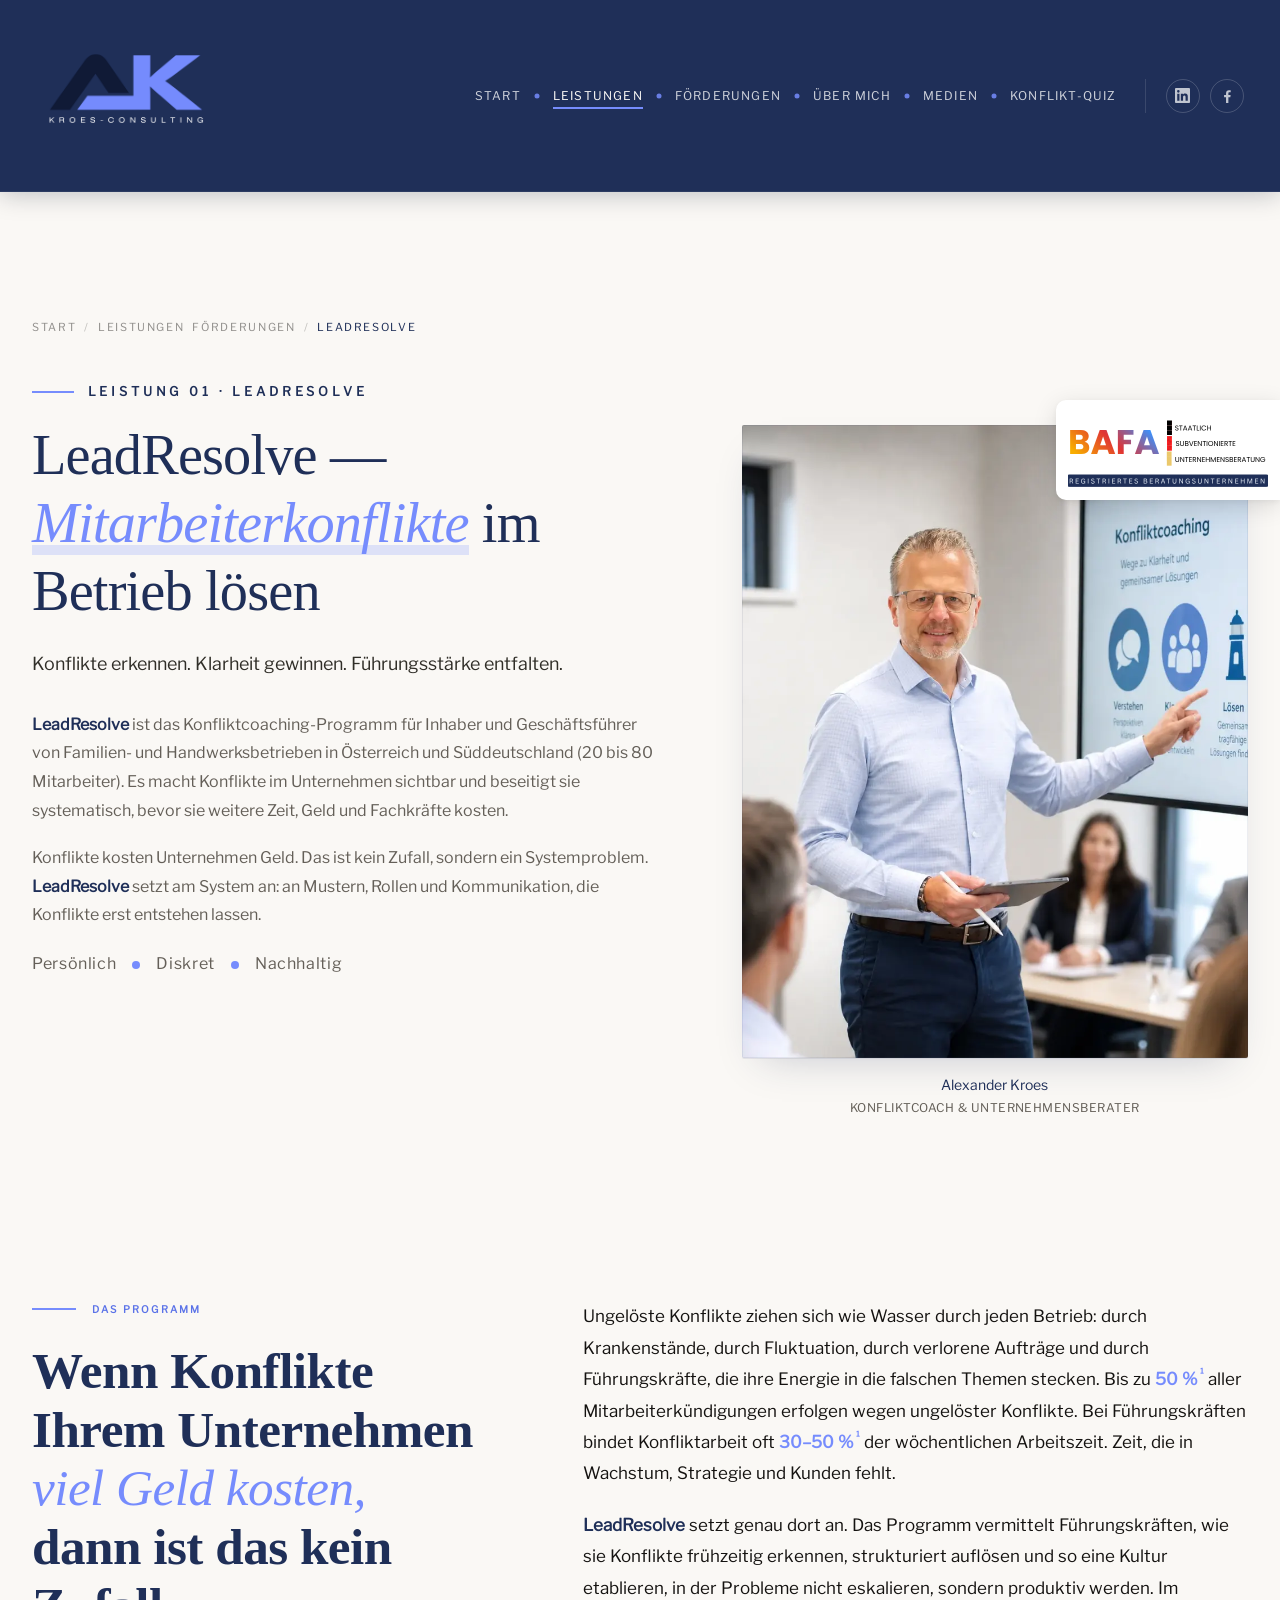
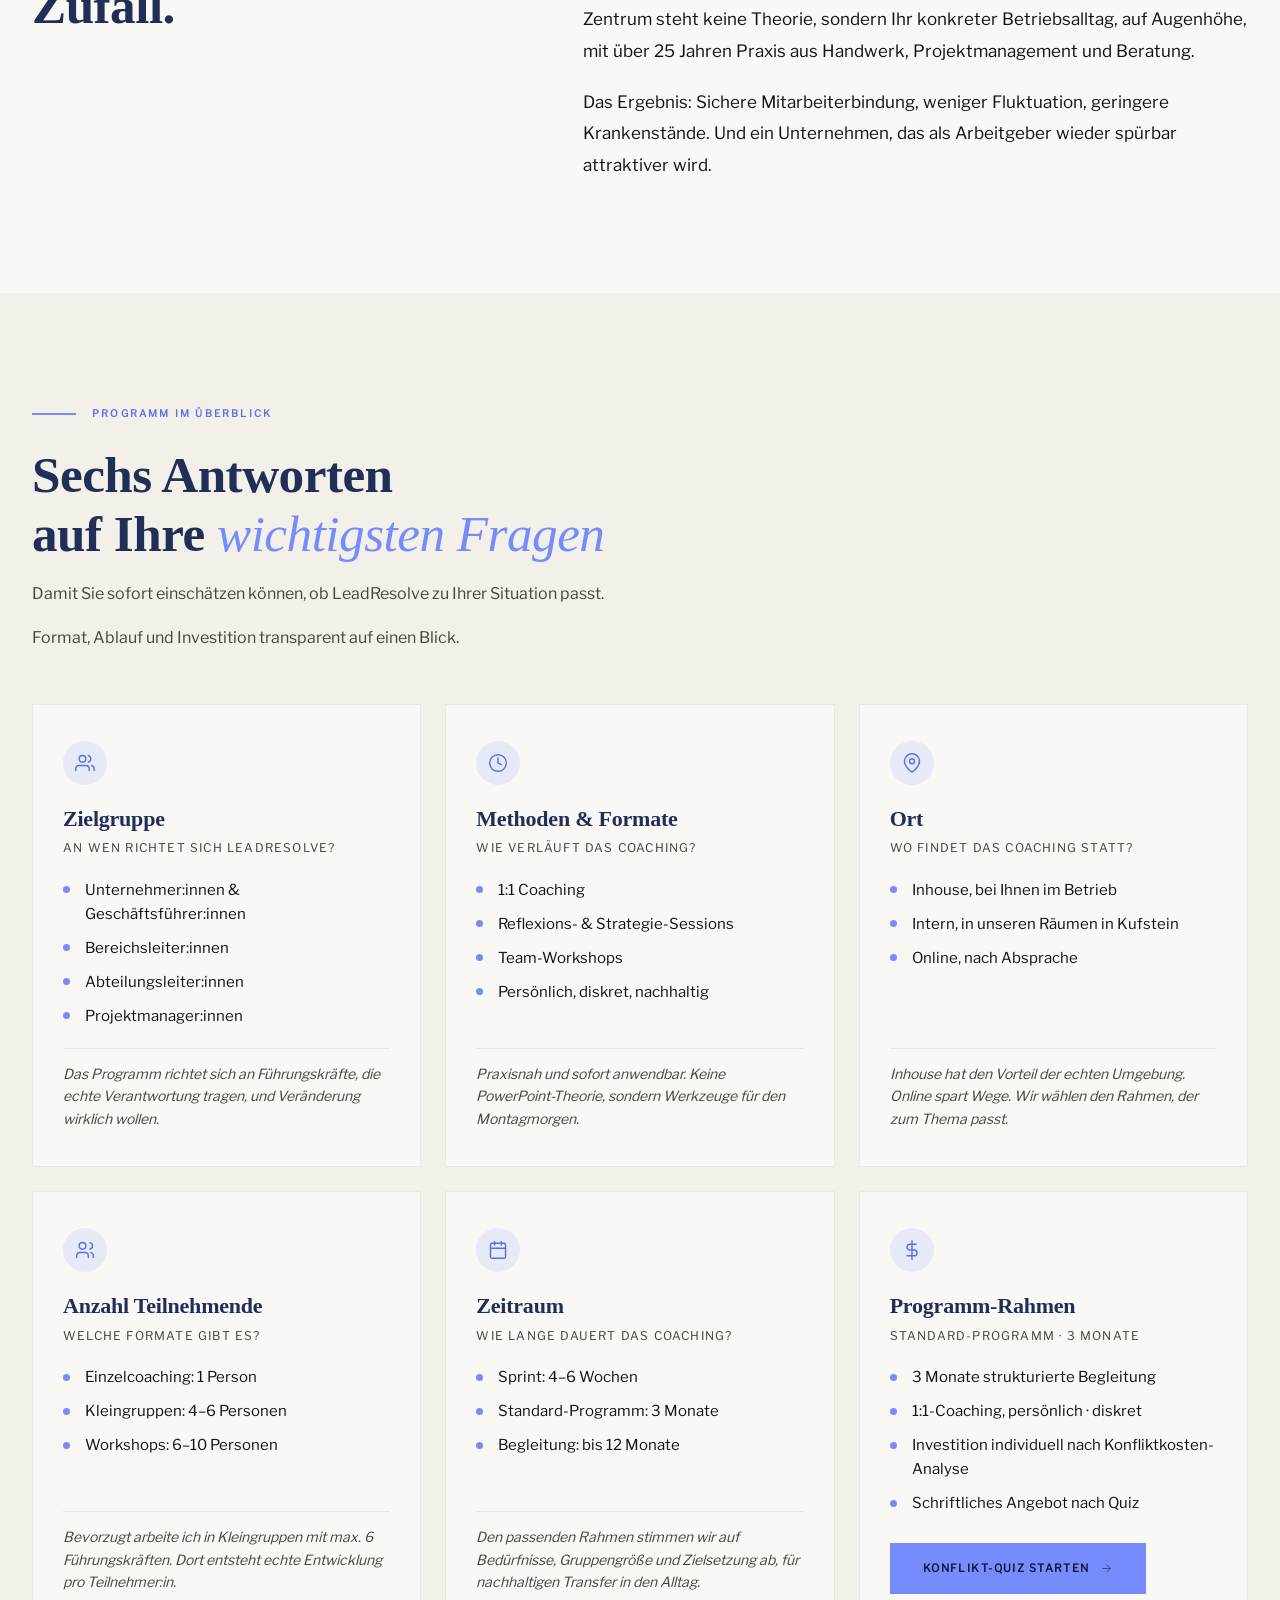
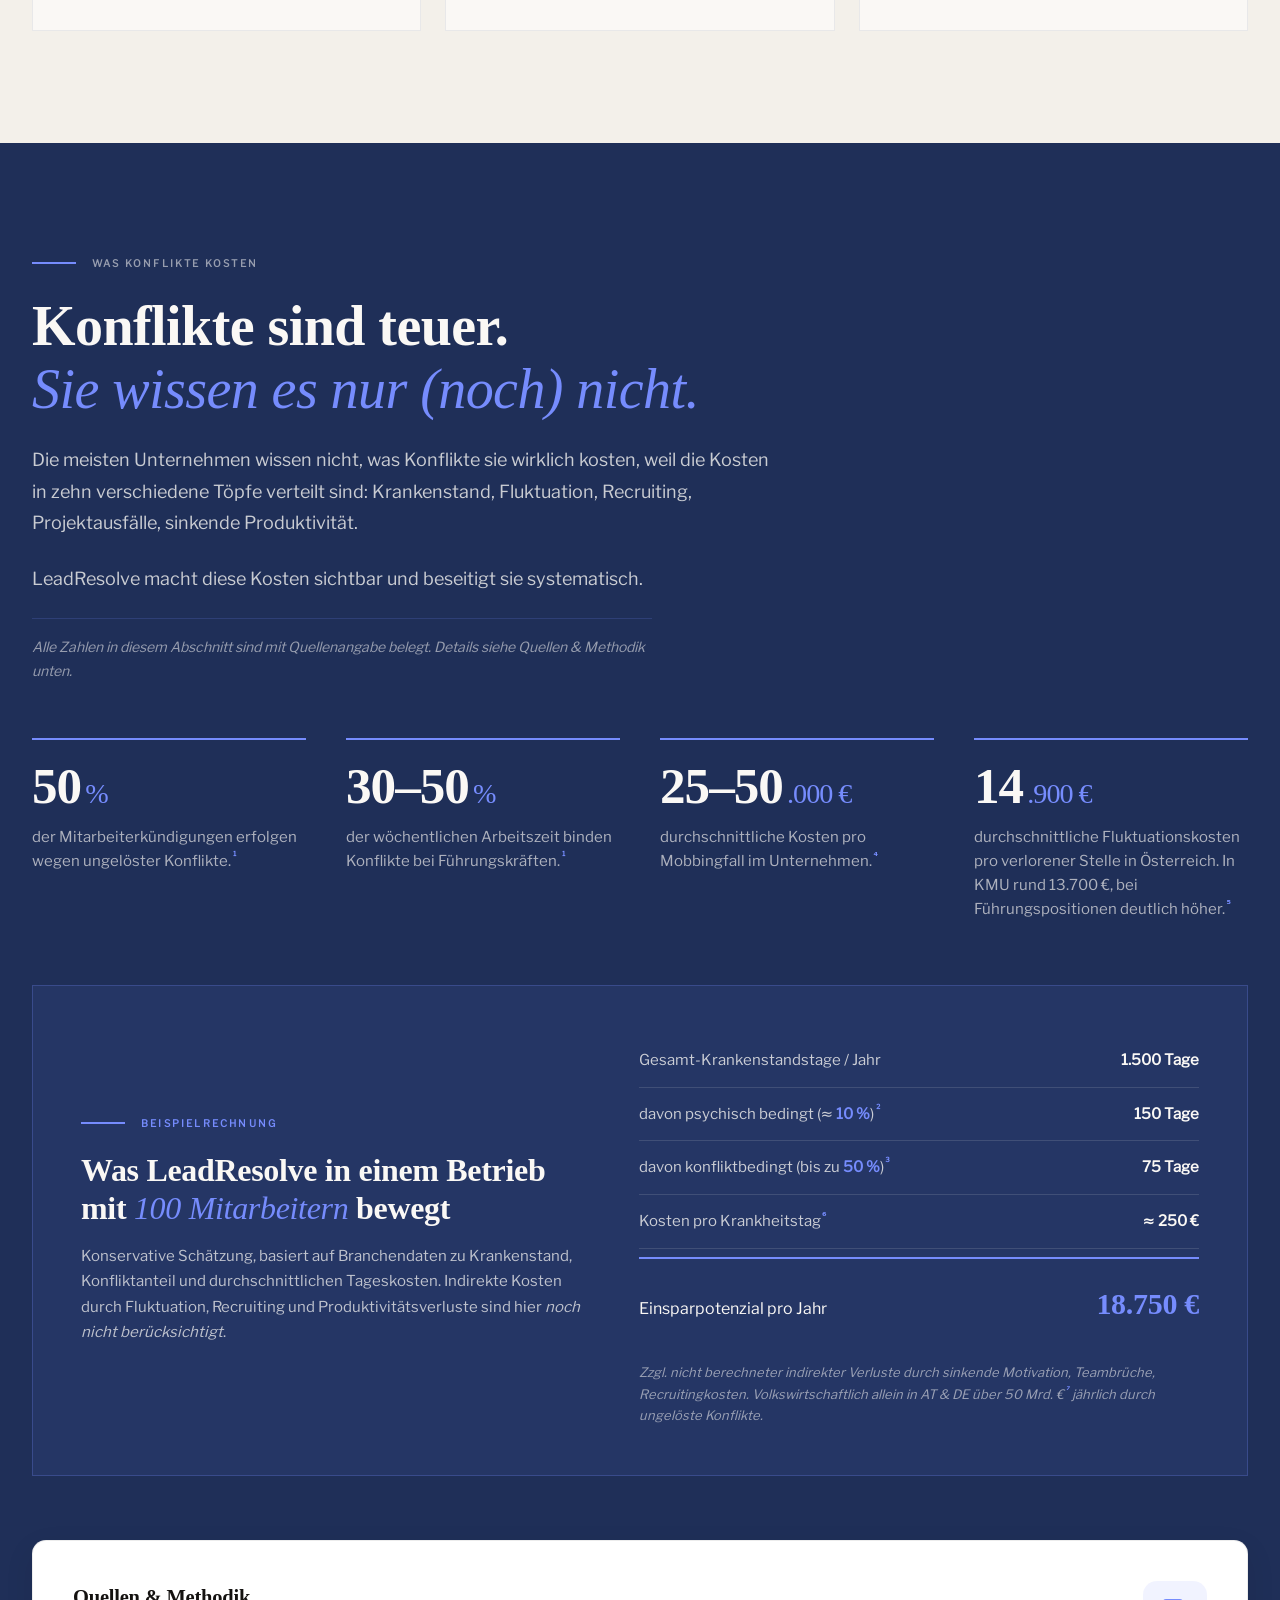
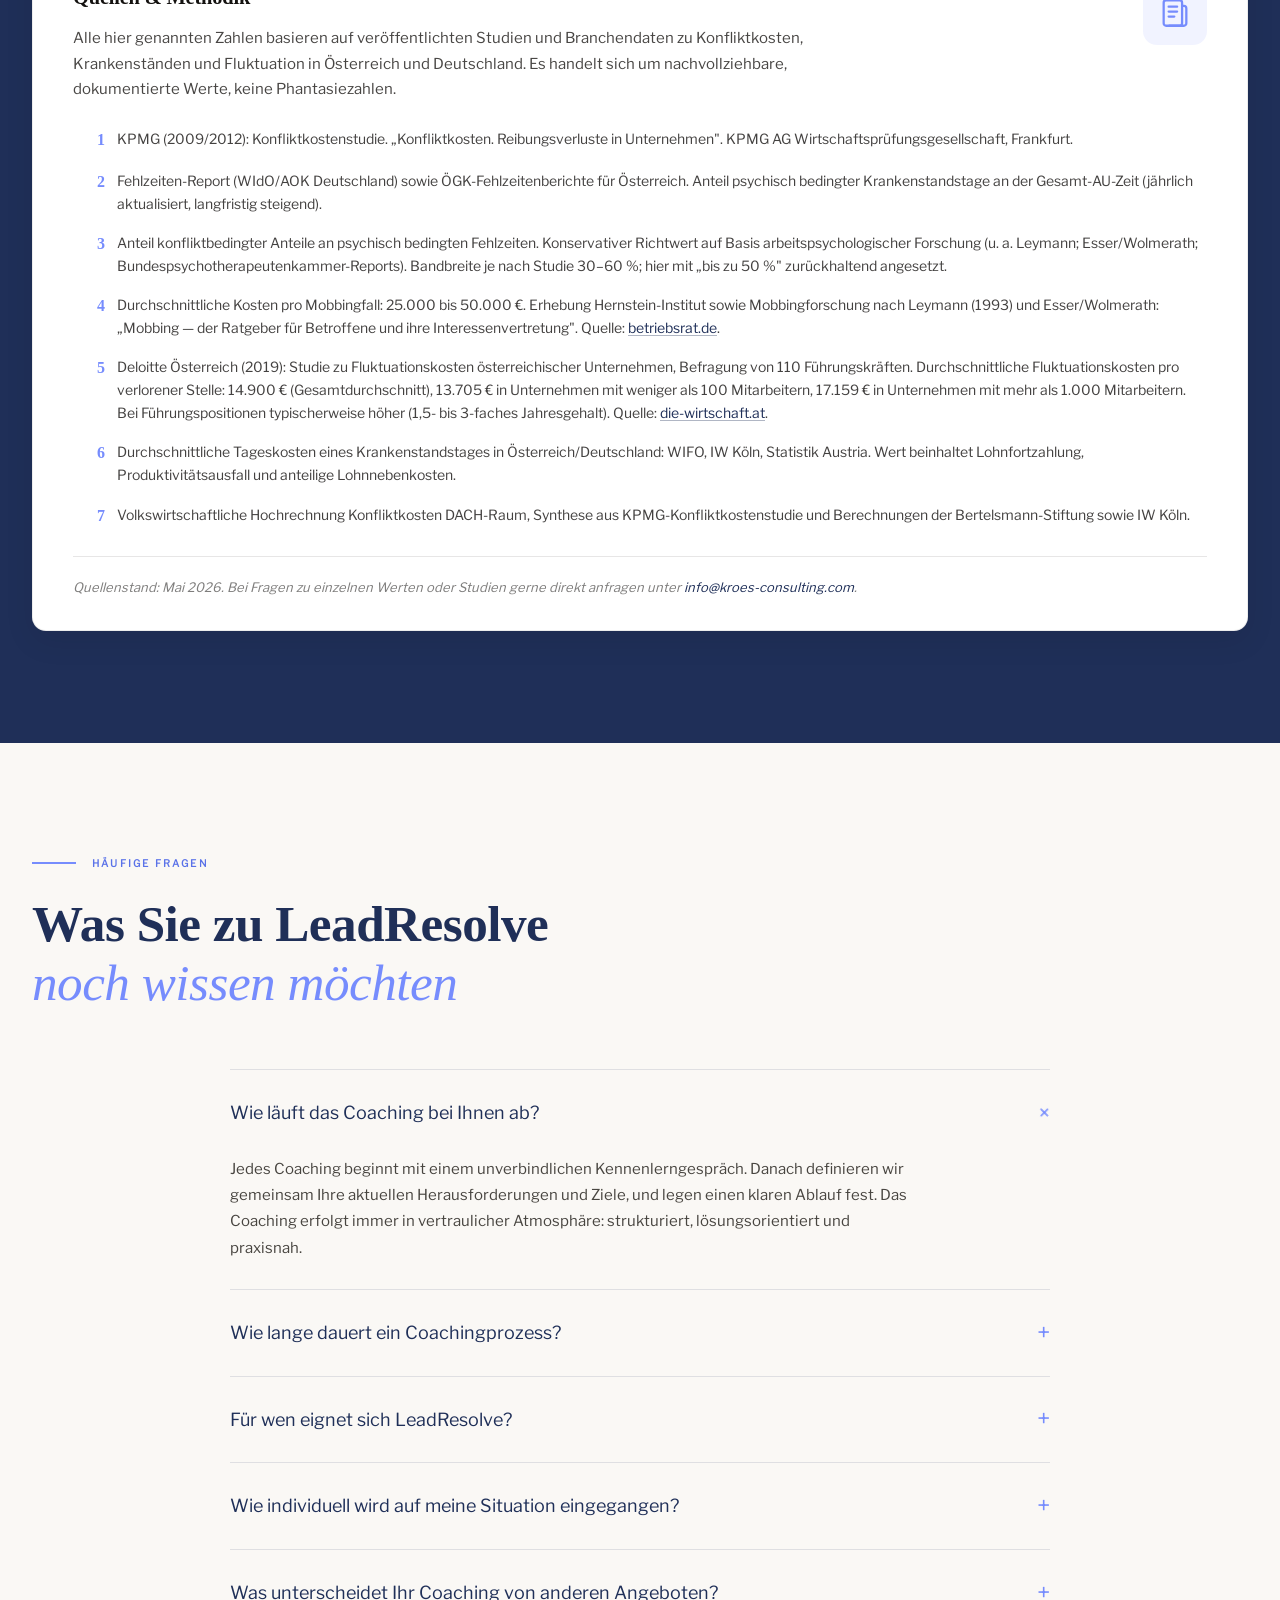
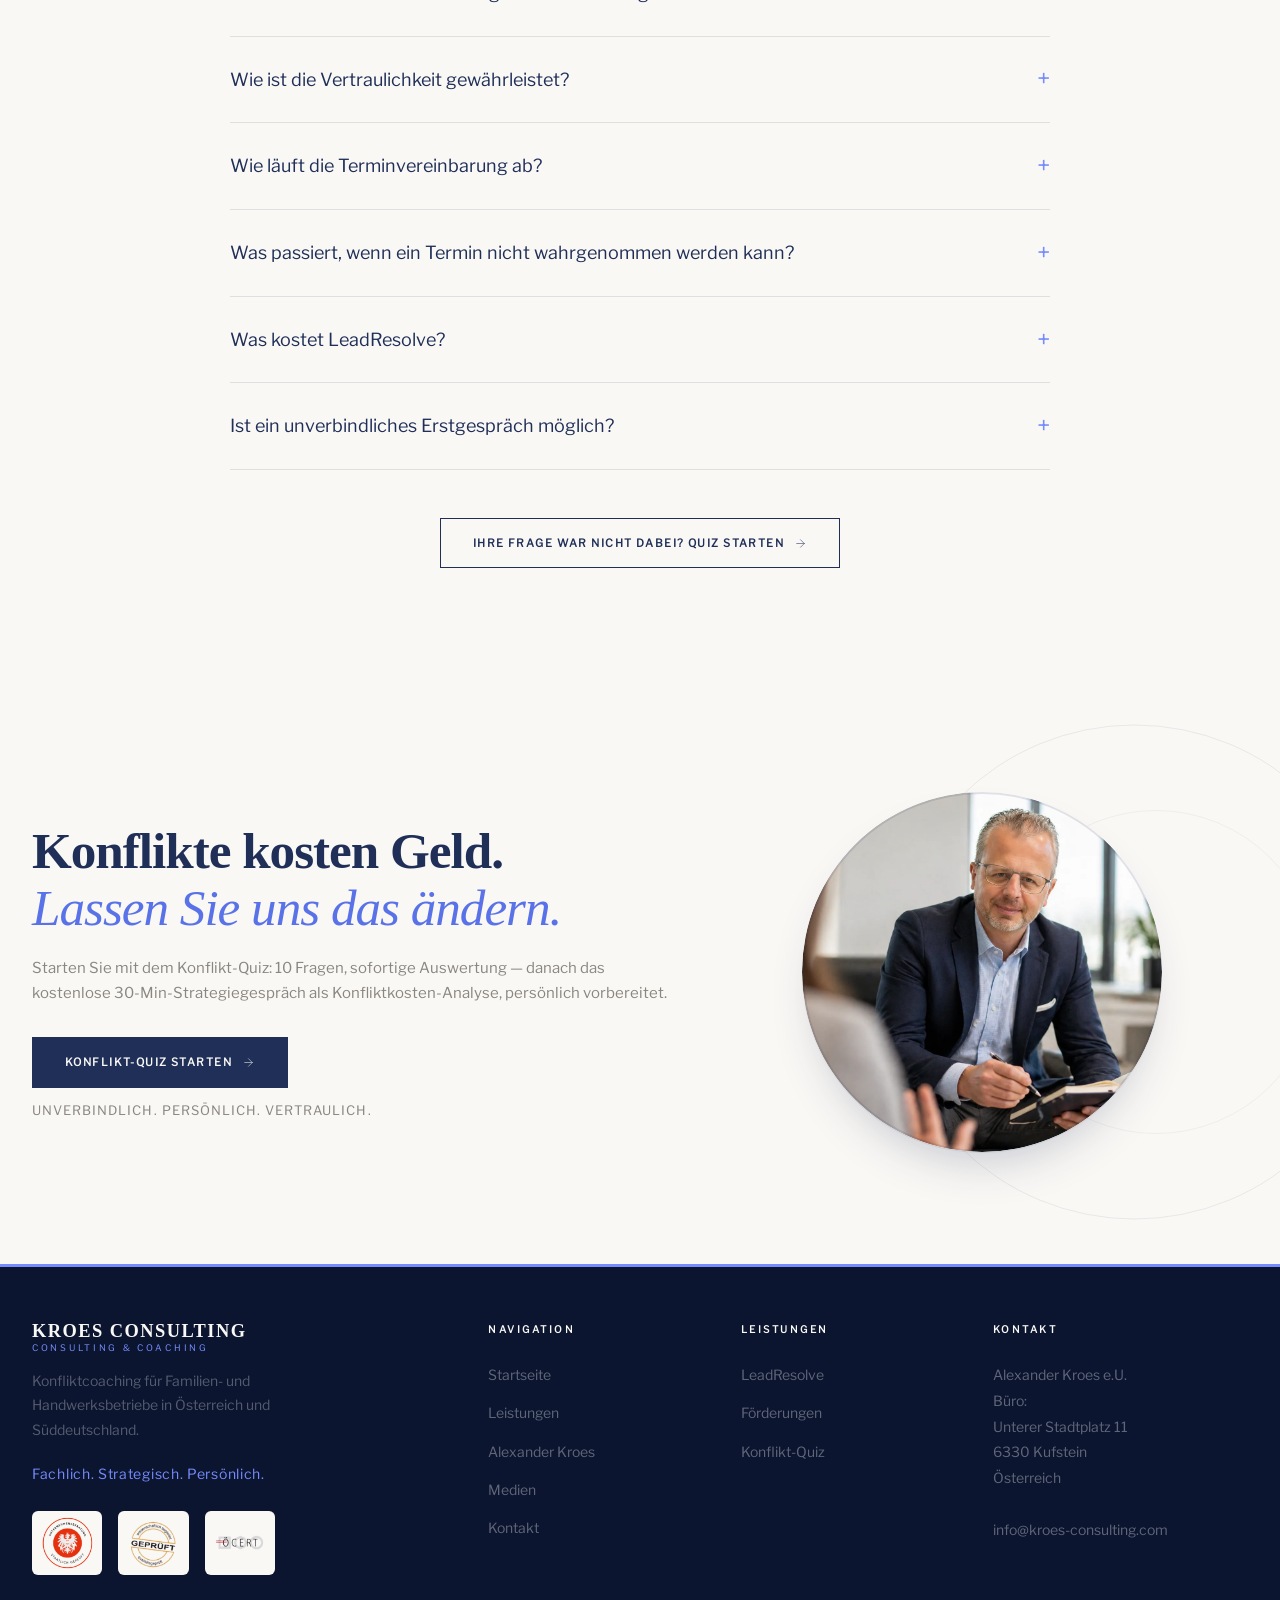
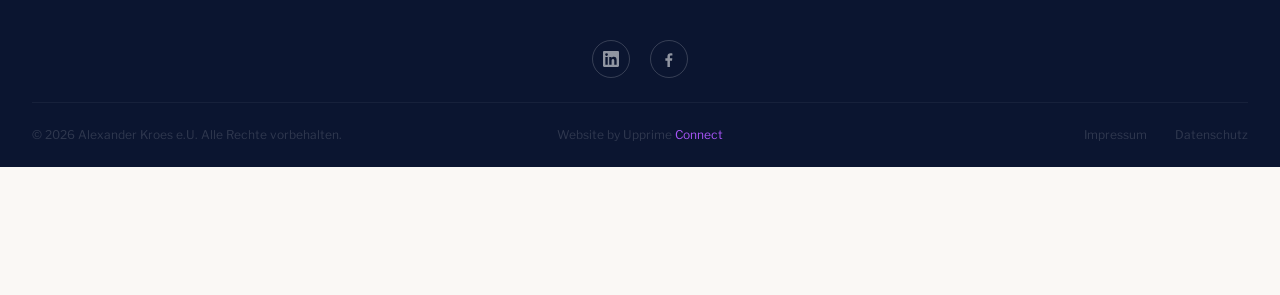
<file: leadresolve.html>
<!DOCTYPE html>
<html lang="de-AT">
<head>
  <meta charset="UTF-8">
  <meta name="viewport" content="width=device-width, initial-scale=1.0">
  <title>LeadResolve, Konfliktcoaching für Führungskräfte | Kroes Consulting</title>
  <link rel="preconnect" href="https://static.cloudflareinsights.com" crossorigin>
  <link rel="icon" type="image/svg+xml" href="assets/img/favicon.svg">
  <meta name="description" content="LeadResolve — Konfliktcoaching für Inhaber von Familien- und Handwerksbetrieben (AT + DE-Süd, 20 bis 80 Mitarbeiter). Konflikte sichtbar machen und systematisch beseitigen, in 3 Monaten.">
  <link rel="canonical" href="https://www.kroes-consulting.com/leadresolve.html">

  <!-- Open Graph -->
  <meta property="og:title" content="LeadResolve, Konfliktcoaching für Führungskräfte | Kroes Consulting">
  <meta property="og:description" content="Konflikte kosten Geld. LeadResolve macht sie sichtbar und beseitigt sie systematisch. Für Inhaber von Familien- und Handwerksbetrieben in AT + DE-Süd, 20 bis 80 Mitarbeiter.">
  <meta property="og:type" content="website">
  <meta property="og:locale" content="de_AT">
  <meta property="og:url" content="https://www.kroes-consulting.com/leadresolve.html">

  <!-- Twitter Cards -->
  <meta name="twitter:card" content="summary_large_image">
  <meta name="twitter:title" content="LeadResolve, Konfliktcoaching für Führungskräfte">
  <meta name="twitter:description" content="Konfliktcoaching für Inhaber von Familien- und Handwerksbetrieben in AT + DE-Süd. 20 bis 80 MA. Standard-Programm: 3 Monate.">

  <!-- Self-hosted Fonts via assets/css/style.css (DSGVO-konform) -->

  <!-- Styles -->
  <link rel="preload" href="assets/css/style.min.css?v=22" as="style" onload="this.onload=null;this.rel='stylesheet'">
  <noscript><link rel="stylesheet" href="assets/css/style.min.css?v=22"></noscript>

  <!-- JSON-LD: Service -->
  <script type="application/ld+json">
  {
    "@context": "https://schema.org",
    "@type": "Service",
    "name": "LeadResolve, Konfliktcoaching für Führungskräfte",
    "serviceType": "Konfliktcoaching",
    "provider": {
      "@type": "ProfessionalService",
      "name": "Kroes Consulting",
      "legalName": "Alexander Kroes e.U.",
      "url": "https://www.kroes-consulting.com/",
      "telephone": "+43-5338-20105",
      "email": "info@kroes-consulting.com",
      "address": {
        "@type": "PostalAddress",
        "streetAddress": "Unterer Stadtplatz 11",
        "postalCode": "6330",
        "addressLocality": "Kufstein",
        "addressCountry": "AT"
      }
    },
    "areaServed": { "@type": "Country", "name": "Österreich" },
    "audience": {
      "@type": "BusinessAudience",
      "audienceType": "Inhaber und Geschäftsführer von Familien- und Handwerksbetrieben in Österreich und Süddeutschland, 20 bis 80 Mitarbeiter"
    },
    "url": "https://www.kroes-consulting.com/leadresolve.html"
  }
  </script>
  <!-- JSON-LD: BreadcrumbList -->
  <script type="application/ld+json">
  {
    "@context": "https://schema.org",
    "@type": "BreadcrumbList",
    "itemListElement": [
      { "@type": "ListItem", "position": 1, "name": "Start", "item": "https://www.kroes-consulting.com/" },
      { "@type": "ListItem", "position": 2, "name": "Leistungen", "item": "https://www.kroes-consulting.com/leistungen.html" },
      { "@type": "ListItem", "position": 3, "name": "LeadResolve", "item": "https://www.kroes-consulting.com/leadresolve.html" }
    ]
  }
  </script>
  <!-- JSON-LD: FAQPage -->
  <script type="application/ld+json">
  {
    "@context": "https://schema.org",
    "@type": "FAQPage",
    "mainEntity": [
      {
        "@type": "Question",
        "name": "Wie läuft das Coaching bei Ihnen ab?",
        "acceptedAnswer": {
          "@type": "Answer",
          "text": "Jedes Coaching beginnt mit einem unverbindlichen Kennenlerngespräch. Danach definieren wir gemeinsam Ihre aktuellen Herausforderungen und Ziele und legen einen Ablauf fest. Das Coaching erfolgt immer in vertraulicher Atmosphäre, strukturiert, lösungsorientiert und praxisnah."
        }
      },
      {
        "@type": "Question",
        "name": "Wie lange dauert ein Coachingprozess?",
        "acceptedAnswer": {
          "@type": "Answer",
          "text": "Die Dauer richtet sich nach Ihren Zielen und der Tiefe des Themas. Übliche Formate reichen von einem fokussierten 4-Wochen-Sprint bis zu einer 6-Monats-Begleitung. Den passenden Rahmen klären wir im Erstgespräch."
        }
      },
      {
        "@type": "Question",
        "name": "Für wen eignet sich LeadResolve?",
        "acceptedAnswer": {
          "@type": "Answer",
          "text": "LeadResolve richtet sich an Inhaber, Geschäftsführer und Führungskräfte in Familien- und Handwerksbetrieben (AT + DE-Süd). Also an alle, die Verantwortung für Menschen, Ergebnisse und Kultur tragen. Auch Bereichs-, Abteilungs- und Projektleiter:innen profitieren."
        }
      },
      {
        "@type": "Question",
        "name": "Was kostet LeadResolve?",
        "acceptedAnswer": {
          "@type": "Answer",
          "text": "Die Investition wird auf Basis Ihrer Konfliktkosten-Analyse individuell beziffert. Standard-Programm: 3 Monate 1:1-Begleitung. Sprint-Format (4–6 Wochen) und längere Begleitung (bis 12 Monate) auf Anfrage. Vergleichswert: Ein einziger konfliktbedingter Krankenstand-Cluster oder eine ungewollte Fachkraft-Kündigung übersteigt die Investition meist deutlich."
        }
      }
    ]
  }
  </script>
</head>
<body>

  <!-- NAVIGATION -->
  <nav class="nav" id="nav" aria-label="Hauptnavigation">
    <div class="container nav-inner">
      <a href="index.html" class="nav-logo nav-logo-mark" aria-label="Kroes Consulting, Startseite">
        <img src="assets/img/logo.png" alt="Kroes Consulting" class="nav-logo-img" />
      </a>

      <div class="nav-end">
        <ul class="nav-links" role="list">
          <li><a href="index.html" class="nav-link">Start</a></li>
          <li><a href="leistungen.html" class="nav-link active">Leistungen</a></li>
          <li><a href="foerderungen.html" class="nav-link">Förderungen</a></li>
          <li><a href="ueber-uns.html" class="nav-link">Über mich</a></li>
          <li><a href="medien.html" class="nav-link">Medien</a></li>
          <li><a href="quiz.html" class="nav-link">Konflikt-Quiz</a></li>
        </ul>

        <div class="nav-social" aria-label="Social Media">
          <a href="https://www.linkedin.com/in/kroesconsulting/" target="_blank" rel="noopener" aria-label="Kroes Consulting auf LinkedIn">
            <svg viewBox="0 0 24 24" aria-hidden="true"><path d="M20.45 20.45h-3.56v-5.57c0-1.33-.03-3.04-1.85-3.04-1.86 0-2.14 1.45-2.14 2.95v5.66H9.34V9h3.42v1.56h.05c.48-.9 1.64-1.85 3.37-1.85 3.6 0 4.27 2.37 4.27 5.45v6.29zM5.34 7.43a2.07 2.07 0 1 1 0-4.14 2.07 2.07 0 0 1 0 4.14zM7.12 20.45H3.56V9h3.56v11.45zM22.22 0H1.77C.79 0 0 .77 0 1.72v20.56C0 23.23.79 24 1.77 24h20.45c.98 0 1.78-.77 1.78-1.72V1.72C24 .77 23.2 0 22.22 0z"/></svg>
          </a>
          <a href="https://www.facebook.com/kroesconsulting" target="_blank" rel="noopener" aria-label="Kroes Consulting auf Facebook">
            <svg viewBox="0 0 24 24" aria-hidden="true"><path d="M13.4 23.91v-9.29h3.12l.47-3.62H13.4V8.69c0-1.05.29-1.76 1.79-1.76h1.91V3.69c-.33-.04-1.47-.14-2.79-.14-2.76 0-4.65 1.69-4.65 4.78V11H6.54v3.62h3.11v9.29h3.76z"/></svg>
          </a>
        </div>
      </div>

      <button class="nav-toggle" id="navToggle" aria-label="Menü öffnen" aria-expanded="false">
        <span></span><span></span><span></span>
      </button>
    </div>
  </nav>

  <!-- Mobile Menü -->
  <div class="mobile-menu" id="mobileMenu" aria-hidden="true" role="dialog" aria-label="Mobilnavigation">
    <a href="index.html">Start</a>
    <a href="leistungen.html">Leistungen</a>
    <a href="foerderungen.html">Förderungen</a>
    <a href="ueber-uns.html">Über mich</a>
    <a href="medien.html">Medien</a>
    <a href="quiz.html">Konflikt-Quiz</a>
    <a href="kontakt.html" class="accent">Kontakt</a>
    <div class="mobile-menu-social" aria-label="Social Media">
      <a href="https://www.linkedin.com/in/kroesconsulting/" target="_blank" rel="noopener" aria-label="LinkedIn">
        <svg viewBox="0 0 24 24" aria-hidden="true"><path d="M20.45 20.45h-3.56v-5.57c0-1.33-.03-3.04-1.85-3.04-1.86 0-2.14 1.45-2.14 2.95v5.66H9.34V9h3.42v1.56h.05c.48-.9 1.64-1.85 3.37-1.85 3.6 0 4.27 2.37 4.27 5.45v6.29zM5.34 7.43a2.07 2.07 0 1 1 0-4.14 2.07 2.07 0 0 1 0 4.14zM7.12 20.45H3.56V9h3.56v11.45zM22.22 0H1.77C.79 0 0 .77 0 1.72v20.56C0 23.23.79 24 1.77 24h20.45c.98 0 1.78-.77 1.78-1.72V1.72C24 .77 23.2 0 22.22 0z"/></svg>
      </a>
      <a href="https://www.facebook.com/kroesconsulting" target="_blank" rel="noopener" aria-label="Facebook">
        <svg viewBox="0 0 24 24" aria-hidden="true"><path d="M13.4 23.91v-9.29h3.12l.47-3.62H13.4V8.69c0-1.05.29-1.76 1.79-1.76h1.91V3.69c-.33-.04-1.47-.14-2.79-.14-2.76 0-4.65 1.69-4.65 4.78V11H6.54v3.62h3.11v9.29h3.76z"/></svg>
      </a>
    </div>
    <p class="mobile-menu-footer">Kroes Consulting · Tirol · Österreich</p>
  </div>

  <main>

    <!-- ============================================================
         HERO – Wydra-Style: Text links, Portrait rechts
         ============================================================ -->
    <section class="about-hero" aria-labelledby="lr-hero-heading">
      <div class="container">
        <nav class="breadcrumb breadcrumb-light" aria-label="Seitenpfad">
          <a href="index.html">Start</a>
          <span class="sep" aria-hidden="true">/</span>
          <a href="leistungen.html">Leistungen</a>
    <a href="foerderungen.html">Förderungen</a>
          <span class="sep" aria-hidden="true">/</span>
          <span class="current">LeadResolve</span>
        </nav>
        <div class="about-hero-grid">

          <div class="about-hero-content">
            <div class="eyebrow-row">
              <span class="peri-rule" aria-hidden="true"></span>
              <span class="t-label">Leistung 01 · LeadResolve</span>
            </div>

            <h1 class="about-hero-title reveal" id="lr-hero-heading">
              LeadResolve —
              <span class="row2"><em>Mitarbeiterkonflikte</em> im Betrieb lösen</span>
            </h1>

            <p class="about-hero-lead reveal d-1">
              Konflikte erkennen. Klarheit gewinnen. Führungsstärke entfalten.
            </p>

            <div class="about-hero-bio reveal d-2">
              <p>
                <strong>LeadResolve</strong> ist das Konfliktcoaching-Programm für Inhaber und Geschäftsführer von Familien- und Handwerksbetrieben in Österreich und Süddeutschland (20 bis 80 Mitarbeiter). Es macht Konflikte im Unternehmen sichtbar und beseitigt sie systematisch, bevor sie weitere Zeit, Geld und Fachkräfte kosten.
              </p>
              <p>
                Konflikte kosten Unternehmen Geld. Das ist kein Zufall, sondern ein Systemproblem. <strong>LeadResolve</strong> setzt am System an: an Mustern, Rollen und Kommunikation, die Konflikte erst entstehen lassen.
              </p>
              <p class="about-hero-tagline">
                <span>Persönlich</span>
                <span class="dot" aria-hidden="true"></span>
                <span>Diskret</span>
                <span class="dot" aria-hidden="true"></span>
                <span>Nachhaltig</span>
              </p>
            </div>
          </div>

          <div class="about-hero-portrait reveal">
            <div class="about-hero-portrait-frame">
              <img src="assets/img/alexander-kroes-5.webp" alt="Alexander Kroes, Konfliktcoaching für Führungskräfte" loading="lazy" onerror="this.style.display='none';this.parentElement.classList.add('no-img');">
              <div class="about-hero-portrait-fallback" aria-hidden="true">
                <span class="ak-mark"><span class="ak-mark-inner">AK</span></span>
              </div>
            </div>
            <p class="about-hero-portrait-cap">Alexander Kroes<br><span>Konfliktcoach &amp; Unternehmensberater</span></p>
          </div>

        </div>
      </div>
    </section>

    <!-- ============================================================
         INTRO – Vortext: Was ist LeadResolve und warum gibt es das?
         ============================================================ -->
    <section class="lr-intro" aria-labelledby="lr-intro-heading">
      <div class="container">
        <div class="lr-intro-grid">
          <div>
            <div class="eyebrow-row">
              <span class="peri-rule" aria-hidden="true"></span>
              <span class="t-label">Das Programm</span>
            </div>
            <h2 class="lr-intro-h2 reveal" id="lr-intro-heading">
              Wenn Konflikte<br>Ihrem Unternehmen<br><em>viel Geld kosten,</em><br>dann ist das kein Zufall.
            </h2>
          </div>
          <div class="lr-intro-body reveal d-1">
            <p>
              Ungelöste Konflikte ziehen sich wie Wasser durch jeden Betrieb: durch Krankenstände, durch Fluktuation, durch verlorene Aufträge und durch Führungskräfte, die ihre Energie in die falschen Themen stecken. Bis zu <span class="pct">50&nbsp;%</span><a href="#fn-1" class="fn-ref" aria-label="Quelle 1">¹</a> aller Mitarbeiterkündigungen erfolgen wegen ungelöster Konflikte. Bei Führungskräften bindet Konfliktarbeit oft <span class="pct">30–50&nbsp;%</span><a href="#fn-1" class="fn-ref" aria-label="Quelle 1">¹</a> der wöchentlichen Arbeitszeit. Zeit, die in Wachstum, Strategie und Kunden fehlt.
            </p>
            <p>
              <strong>LeadResolve</strong> setzt genau dort an. Das Programm vermittelt Führungskräften, wie sie Konflikte frühzeitig erkennen, strukturiert auflösen und so eine Kultur etablieren, in der Probleme nicht eskalieren, sondern produktiv werden. Im Zentrum steht keine Theorie, sondern Ihr konkreter Betriebsalltag, auf Augenhöhe, mit über 25 Jahren Praxis aus Handwerk, Projektmanagement und Beratung.
            </p>
            <p>
              Das Ergebnis: Sichere Mitarbeiterbindung, weniger Fluktuation, geringere Krankenstände. Und ein Unternehmen, das als Arbeitgeber wieder spürbar attraktiver wird.
            </p>
          </div>
        </div>
      </div>
    </section>

    <!-- ============================================================
         INFO-GRID – 6 Boxen: Zielgruppe / Methoden / Ort / Teilnehmer / Zeitraum / Investition
         ============================================================ -->
    <section class="lr-info" aria-labelledby="lr-info-heading">
      <div class="container">
        <div class="lr-info-header reveal">
          <div class="eyebrow-row">
            <span class="peri-rule" aria-hidden="true"></span>
            <span class="t-label">Programm im Überblick</span>
          </div>
          <h2 id="lr-info-heading">
            Sechs Antworten<br>auf Ihre <em>wichtigsten Fragen</em>
          </h2>
          <p>
            Damit Sie sofort einschätzen können, ob LeadResolve zu Ihrer Situation passt.
          </p>
          <p>
            Format, Ablauf und Investition transparent auf einen Blick.
          </p>
        </div>

        <div class="lr-info-grid">

          <!-- 01 Zielgruppe -->
          <article class="lr-info-card reveal">
            <span class="lr-info-card-icon" aria-hidden="true">
              <svg viewBox="0 0 24 24"><path d="M17 21v-2a4 4 0 0 0-4-4H5a4 4 0 0 0-4 4v2"/><circle cx="9" cy="7" r="4"/><path d="M23 21v-2a4 4 0 0 0-3-3.87"/><path d="M16 3.13a4 4 0 0 1 0 7.75"/></svg>
            </span>
            <h3>Zielgruppe</h3>
            <p class="lr-info-card-sub">An wen richtet sich LeadResolve?</p>
            <ul>
              <li>Unternehmer:innen &amp; Geschäftsführer:innen</li>
              <li>Bereichsleiter:innen</li>
              <li>Abteilungsleiter:innen</li>
              <li>Projektmanager:innen</li>
            </ul>
            <p class="lr-info-card-note">
              Das Programm richtet sich an Führungskräfte, die echte Verantwortung tragen, und Veränderung wirklich wollen.
            </p>
          </article>

          <!-- 02 Methoden & Formate -->
          <article class="lr-info-card reveal d-1">
            <span class="lr-info-card-icon" aria-hidden="true">
              <svg viewBox="0 0 24 24"><circle cx="12" cy="12" r="10"/><path d="M12 6v6l4 2"/></svg>
            </span>
            <h3>Methoden &amp; Formate</h3>
            <p class="lr-info-card-sub">Wie verläuft das Coaching?</p>
            <ul>
              <li>1:1 Coaching</li>
              <li>Reflexions- &amp; Strategie-Sessions</li>
              <li>Team-Workshops</li>
              <li>Persönlich, diskret, nachhaltig</li>
            </ul>
            <p class="lr-info-card-note">
              Praxisnah und sofort anwendbar. Keine PowerPoint-Theorie, sondern Werkzeuge für den Montagmorgen.
            </p>
          </article>

          <!-- 03 Ort -->
          <article class="lr-info-card reveal d-2">
            <span class="lr-info-card-icon" aria-hidden="true">
              <svg viewBox="0 0 24 24"><path d="M21 10c0 7-9 13-9 13s-9-6-9-13a9 9 0 0 1 18 0z"/><circle cx="12" cy="10" r="3"/></svg>
            </span>
            <h3>Ort</h3>
            <p class="lr-info-card-sub">Wo findet das Coaching statt?</p>
            <ul>
              <li>Inhouse, bei Ihnen im Betrieb</li>
              <li>Intern, in unseren Räumen in Kufstein</li>
              <li>Online, nach Absprache</li>
            </ul>
            <p class="lr-info-card-note">
              Inhouse hat den Vorteil der echten Umgebung. Online spart Wege. Wir wählen den Rahmen, der zum Thema passt.
            </p>
          </article>

          <!-- 04 Teilnehmende -->
          <article class="lr-info-card reveal">
            <span class="lr-info-card-icon" aria-hidden="true">
              <svg viewBox="0 0 24 24"><path d="M16 21v-2a4 4 0 0 0-4-4H6a4 4 0 0 0-4 4v2"/><circle cx="9" cy="7" r="4"/><path d="M22 21v-2a4 4 0 0 0-3-3.87"/><path d="M18 3.13a4 4 0 0 1 0 7.75"/></svg>
            </span>
            <h3>Anzahl Teilnehmende</h3>
            <p class="lr-info-card-sub">Welche Formate gibt es?</p>
            <ul>
              <li>Einzelcoaching: 1 Person</li>
              <li>Kleingruppen: 4–6 Personen</li>
              <li>Workshops: 6–10 Personen</li>
            </ul>
            <p class="lr-info-card-note">
              Bevorzugt arbeite ich in Kleingruppen mit max. 6 Führungskräften. Dort entsteht echte Entwicklung pro Teilnehmer:in.
            </p>
          </article>

          <!-- 05 Zeitraum -->
          <article class="lr-info-card reveal d-1">
            <span class="lr-info-card-icon" aria-hidden="true">
              <svg viewBox="0 0 24 24"><rect x="3" y="4" width="18" height="18" rx="2"/><line x1="16" y1="2" x2="16" y2="6"/><line x1="8" y1="2" x2="8" y2="6"/><line x1="3" y1="10" x2="21" y2="10"/></svg>
            </span>
            <h3>Zeitraum</h3>
            <p class="lr-info-card-sub">Wie lange dauert das Coaching?</p>
            <ul>
              <li>Sprint: 4–6 Wochen</li>
              <li>Standard-Programm: 3 Monate</li>
              <li>Begleitung: bis 12 Monate</li>
            </ul>
            <p class="lr-info-card-note">
              Den passenden Rahmen stimmen wir auf Bedürfnisse, Gruppengröße und Zielsetzung ab, für nachhaltigen Transfer in den Alltag.
            </p>
          </article>

          <!-- 06 Investition -->
          <article class="lr-info-card reveal d-2">
            <span class="lr-info-card-icon" aria-hidden="true">
              <svg viewBox="0 0 24 24"><line x1="12" y1="1" x2="12" y2="23"/><path d="M17 5H9.5a3.5 3.5 0 0 0 0 7h5a3.5 3.5 0 0 1 0 7H6"/></svg>
            </span>
            <h3>Programm-Rahmen</h3>
            <p class="lr-info-card-sub">Standard-Programm · 3 Monate</p>
            <ul>
              <li>3 Monate strukturierte Begleitung</li>
              <li>1:1-Coaching, persönlich · diskret</li>
              <li>Investition individuell nach Konfliktkosten-Analyse</li>
              <li>Schriftliches Angebot nach Quiz</li>
            </ul>
            <div class="lr-info-card-cta">
              <a href="quiz.html" class="btn btn-peri">
                Konflikt-Quiz starten
                <svg viewBox="0 0 24 24" aria-hidden="true"><path d="M5 12h14M12 5l7 7-7 7"/></svg>
              </a>
            </div>
          </article>

        </div>
      </div>
    </section>

    <!-- ============================================================
         AWARENESS – Was Konflikte wirklich kosten + ROI-Beispiel
         ============================================================ -->
    <section class="lr-awareness" aria-labelledby="lr-awareness-heading">
      <div class="container">

        <div class="lr-awareness-header reveal">
          <div class="eyebrow-row">
            <span class="peri-rule" aria-hidden="true"></span>
            <span class="t-label">Was Konflikte kosten</span>
          </div>
          <h2 class="lr-awareness-h2" id="lr-awareness-heading">
            Konflikte sind teuer.<br><em>Sie wissen es nur (noch) nicht.</em>
          </h2>
          <p class="lr-awareness-lead">
            Die meisten Unternehmen wissen nicht, was Konflikte sie wirklich kosten, weil die Kosten in zehn verschiedene Töpfe verteilt sind: Krankenstand, Fluktuation, Recruiting, Projektausfälle, sinkende Produktivität.
          </p>
          <p class="lr-awareness-lead">
            LeadResolve macht diese Kosten sichtbar und beseitigt sie systematisch.
          </p>
          <p class="lr-awareness-source">
            Alle Zahlen in diesem Abschnitt sind mit Quellenangabe belegt. Details siehe <a href="#lr-sources-heading">Quellen &amp; Methodik</a> unten.
          </p>
        </div>

        <!-- 4 Stats -->
        <div class="lr-stat-grid">

          <div class="lr-stat reveal">
            <div class="lr-stat-num">50<span class="unit">%</span></div>
            <p class="lr-stat-desc">der Mitarbeiterkündigungen erfolgen wegen ungelöster Konflikte.<a href="#fn-1" class="fn-ref" aria-label="Quelle 1">¹</a></p>
          </div>

          <div class="lr-stat reveal d-1">
            <div class="lr-stat-num">30–50<span class="unit">%</span></div>
            <p class="lr-stat-desc">der wöchentlichen Arbeitszeit binden Konflikte bei Führungskräften.<a href="#fn-1" class="fn-ref" aria-label="Quelle 1">¹</a></p>
          </div>

          <div class="lr-stat reveal d-2">
            <div class="lr-stat-num">25–50<span class="unit">.000&nbsp;€</span></div>
            <p class="lr-stat-desc">durchschnittliche Kosten pro Mobbingfall im Unternehmen.<a href="#fn-4" class="fn-ref" aria-label="Quelle 4">⁴</a></p>
          </div>

          <div class="lr-stat reveal d-3">
            <div class="lr-stat-num">14<span class="unit">.900&nbsp;€</span></div>
            <p class="lr-stat-desc">durchschnittliche Fluktuationskosten pro verlorener Stelle in Österreich. In KMU rund 13.700 €, bei Führungspositionen deutlich höher.<a href="#fn-5" class="fn-ref" aria-label="Quelle 5">⁵</a></p>
          </div>

        </div>

        <!-- ROI-Calculator -->
        <div class="lr-calc reveal">
          <div class="lr-calc-intro">
            <div class="eyebrow-row" style="margin-bottom: 1.25rem;">
              <span class="peri-rule" aria-hidden="true"></span>
              <span class="t-label" style="color: var(--peri);">Beispielrechnung</span>
            </div>
            <h3>
              Was LeadResolve in einem Betrieb mit <em>100 Mitarbeitern</em> bewegt
            </h3>
            <p>
              Konservative Schätzung, basiert auf Branchendaten zu Krankenstand, Konflikt­anteil und durchschnittlichen Tageskosten. Indirekte Kosten durch Fluktuation, Recruiting und Produktivitäts­verluste sind hier <em>noch nicht berücksichtigt</em>.
            </p>
          </div>

          <div class="lr-calc-rows">
            <div class="lr-calc-row">
              <span>Gesamt-Krankenstandstage / Jahr</span>
              <span class="val">1.500 Tage</span>
            </div>
            <div class="lr-calc-row">
              <span>davon psychisch bedingt (≈ <span class="pct">10&nbsp;%</span>)<a href="#fn-2" class="fn-ref" aria-label="Quelle 2">²</a></span>
              <span class="val">150 Tage</span>
            </div>
            <div class="lr-calc-row">
              <span>davon konfliktbedingt (bis zu <span class="pct">50&nbsp;%</span>)<a href="#fn-3" class="fn-ref" aria-label="Quelle 3">³</a></span>
              <span class="val">75 Tage</span>
            </div>
            <div class="lr-calc-row">
              <span>Kosten pro Krankheitstag<a href="#fn-6" class="fn-ref" aria-label="Quelle 6">⁶</a></span>
              <span class="val">≈ 250 €</span>
            </div>
            <div class="lr-calc-row total">
              <span>Einsparpotenzial pro Jahr</span>
              <span class="val">18.750 €</span>
            </div>
            <p class="lr-calc-note">
              Zzgl. nicht berechneter indirekter Verluste durch sinkende Motivation, Teambrüche, Recruitingkosten. Volkswirtschaftlich allein in AT &amp; DE über 50 Mrd. €<a href="#fn-7" class="fn-ref" aria-label="Quelle 7">⁷</a> jährlich durch ungelöste Konflikte.
            </p>
          </div>
        </div>

        <!-- Quellenverzeichnis -->
        <aside class="lr-sources reveal" aria-labelledby="lr-sources-heading">
          <header class="lr-sources-header">
            <div class="lr-sources-headtext">
              <h3 id="lr-sources-heading">Quellen &amp; Methodik</h3>
              <p class="lr-sources-intro">
                Alle hier genannten Zahlen basieren auf veröffentlichten Studien und Branchendaten zu Konfliktkosten, Krankenständen und Fluktuation in Österreich und Deutschland. Es handelt sich um nachvollziehbare, dokumentierte Werte, keine Phantasiezahlen.
              </p>
            </div>
            <span class="lr-sources-icon" aria-hidden="true">
              <svg viewBox="0 0 24 24" fill="none" stroke="currentColor" stroke-width="1.6" stroke-linecap="round" stroke-linejoin="round">
                <path d="M4 4.75A1.75 1.75 0 0 1 5.75 3h9.5A1.75 1.75 0 0 1 17 4.75v14.5A1.75 1.75 0 0 1 15.25 21h-9.5A1.75 1.75 0 0 1 4 19.25V4.75Z"/>
                <path d="M17 7h1.25A1.75 1.75 0 0 1 20 8.75v10.5A1.75 1.75 0 0 1 18.25 21H8"/>
                <path d="M7.5 7.5h6"/>
                <path d="M7.5 11h6"/>
                <path d="M7.5 14.5h4"/>
              </svg>
            </span>
          </header>
          <ol class="lr-sources-list">
            <li id="fn-1">
              <span class="fn-num">1</span>
              <span class="fn-text">KPMG (2009/2012): Konfliktkostenstudie. „Konfliktkosten. Reibungsverluste in Unternehmen". KPMG AG Wirtschaftsprüfungsgesellschaft, Frankfurt.</span>
            </li>
            <li id="fn-2">
              <span class="fn-num">2</span>
              <span class="fn-text">Fehlzeiten-Report (WIdO/AOK Deutschland) sowie ÖGK-Fehlzeitenberichte für Österreich. Anteil psychisch bedingter Krankenstandstage an der Gesamt-AU-Zeit (jährlich aktualisiert, langfristig steigend).</span>
            </li>
            <li id="fn-3">
              <span class="fn-num">3</span>
              <span class="fn-text">Anteil konfliktbedingter Anteile an psychisch bedingten Fehlzeiten. Konservativer Richtwert auf Basis arbeitspsychologischer Forschung (u.&nbsp;a. Leymann; Esser/Wolmerath; Bundespsychotherapeutenkammer-Reports). Bandbreite je nach Studie 30–60&nbsp;%; hier mit „bis zu 50 %" zurückhaltend angesetzt.</span>
            </li>
            <li id="fn-4">
              <span class="fn-num">4</span>
              <span class="fn-text">Durchschnittliche Kosten pro Mobbingfall: 25.000 bis 50.000&nbsp;€. Erhebung Hernstein-Institut sowie Mobbingforschung nach Leymann (1993) und Esser/Wolmerath: „Mobbing — der Ratgeber für Betroffene und ihre Interessenvertretung". Quelle: <a href="https://www.betriebsrat.de/news/verhandlung/konflikte-kosten-geld-20241" target="_blank" rel="noopener">betriebsrat.de</a>.</span>
            </li>
            <li id="fn-5">
              <span class="fn-num">5</span>
              <span class="fn-text">Deloitte Österreich (2019): Studie zu Fluktuationskosten österreichischer Unternehmen, Befragung von 110 Führungskräften. Durchschnittliche Fluktuationskosten pro verlorener Stelle: 14.900&nbsp;€ (Gesamtdurchschnitt), 13.705&nbsp;€ in Unternehmen mit weniger als 100 Mitarbeitern, 17.159&nbsp;€ in Unternehmen mit mehr als 1.000 Mitarbeitern. Bei Führungspositionen typischerweise höher (1,5- bis 3-faches Jahresgehalt). Quelle: <a href="https://www.die-wirtschaft.at/allgemein/so-viel-kostet-mitarbeiterfluktuation-41285/" target="_blank" rel="noopener">die-wirtschaft.at</a>.</span>
            </li>
            <li id="fn-6">
              <span class="fn-num">6</span>
              <span class="fn-text">Durchschnittliche Tageskosten eines Krankenstandstages in Österreich/Deutschland: WIFO, IW Köln, Statistik Austria. Wert beinhaltet Lohnfortzahlung, Produktivitätsausfall und anteilige Lohnnebenkosten.</span>
            </li>
            <li id="fn-7">
              <span class="fn-num">7</span>
              <span class="fn-text">Volkswirtschaftliche Hochrechnung Konfliktkosten DACH-Raum, Synthese aus KPMG-Konfliktkostenstudie und Berechnungen der Bertelsmann-Stiftung sowie IW&nbsp;Köln.</span>
            </li>
          </ol>
          <p class="lr-sources-note">
            Quellenstand: Mai 2026. Bei Fragen zu einzelnen Werten oder Studien gerne direkt anfragen unter <a href="mailto:info@kroes-consulting.com">info@kroes-consulting.com</a>.
          </p>
        </aside>

      </div>
    </section>

    <!-- ============================================================
         FAQ – Accordion
         ============================================================ -->
    <section class="faq-v2" aria-labelledby="lr-faq-heading">
      <div class="container">
        <div class="faq-v2-header reveal">
          <div class="eyebrow-row">
            <span class="peri-rule" aria-hidden="true"></span>
            <span class="t-label">Häufige Fragen</span>
          </div>
          <h2 class="faq-v2-h2" id="lr-faq-heading">
            Was Sie zu LeadResolve<br><em>noch wissen möchten</em>
          </h2>
        </div>

        <div class="faq-v2-list">

          <details class="faq-v2-item" open>
            <summary class="faq-v2-question">
              <span>Wie läuft das Coaching bei Ihnen ab?</span>
              <span class="faq-v2-icon" aria-hidden="true">+</span>
            </summary>
            <div class="faq-v2-answer">
              Jedes Coaching beginnt mit einem unverbindlichen Kennenlerngespräch. Danach definieren wir gemeinsam Ihre aktuellen Herausforderungen und Ziele, und legen einen klaren Ablauf fest. Das Coaching erfolgt immer in vertraulicher Atmosphäre: strukturiert, lösungsorientiert und praxisnah.
            </div>
          </details>

          <details class="faq-v2-item">
            <summary class="faq-v2-question">
              <span>Wie lange dauert ein Coachingprozess?</span>
              <span class="faq-v2-icon" aria-hidden="true">+</span>
            </summary>
            <div class="faq-v2-answer">
              Die Dauer richtet sich nach Ihren Zielen und der Tiefe des Themas. Übliche Formate reichen von einem fokussierten 4-Wochen-Sprint bis zu einer 6-Monats-Begleitung. Welcher Rahmen zu Ihrer Situation passt, klären wir im Erstgespräch. Kürzer als nötig wäre oberflächlich, länger als nötig wäre teuer.
            </div>
          </details>

          <details class="faq-v2-item">
            <summary class="faq-v2-question">
              <span>Für wen eignet sich LeadResolve?</span>
              <span class="faq-v2-icon" aria-hidden="true">+</span>
            </summary>
            <div class="faq-v2-answer">
              LeadResolve richtet sich an Inhaber, Geschäftsführer und Führungskräfte in Familien- und Handwerksbetrieben (AT + DE-Süd). Also alle, die Verantwortung für Menschen, Ergebnisse und Kultur tragen. Auch Bereichs-, Abteilungs- und Projektleiter:innen profitieren, ebenso wie Unternehmer:innen vor einem Generationenwechsel.
            </div>
          </details>

          <details class="faq-v2-item">
            <summary class="faq-v2-question">
              <span>Wie individuell wird auf meine Situation eingegangen?</span>
              <span class="faq-v2-icon" aria-hidden="true">+</span>
            </summary>
            <div class="faq-v2-answer">
              Komplett individuell. Es gibt kein Standard-Curriculum. Wir starten mit einer Standortbestimmung. Ihre Themen, Ihr Team, Ihre konkreten Konflikte. Daraus entsteht ein Coaching-Plan, der auf Ihren Betrieb zugeschnitten ist. Methoden und Tempo passen sich Ihnen an, nicht umgekehrt.
            </div>
          </details>

          <details class="faq-v2-item">
            <summary class="faq-v2-question">
              <span>Was unterscheidet Ihr Coaching von anderen Angeboten?</span>
              <span class="faq-v2-icon" aria-hidden="true">+</span>
            </summary>
            <div class="faq-v2-answer">
              Drei Dinge: Praxis. Über 25 Jahre Erfahrung in Handwerk, Projektmanagement und Beratung, kein theoretischer Coach von der Akademie. Spitze Positionierung. Ich arbeite mit Familien- und Handwerksbetrieben in Österreich und Süddeutschland (20 bis 80 MA), nicht mit Konzernen, und kenne deren Realität. Echte Menschlichkeit. Vertrauliche Gespräche, individuelle Anpassung, kein Schema F.
            </div>
          </details>

          <details class="faq-v2-item">
            <summary class="faq-v2-question">
              <span>Wie ist die Vertraulichkeit gewährleistet?</span>
              <span class="faq-v2-icon" aria-hidden="true">+</span>
            </summary>
            <div class="faq-v2-answer">
              Absolute Verschwiegenheit. Inhalte aus Coachings, Sessions und Workshops verlassen den Raum nicht. Bei Bedarf werden Vertraulichkeits­vereinbarungen schriftlich fixiert. Diskretion ist die Grundvoraussetzung dafür, dass im Coaching das ausgesprochen wird, was wirklich relevant ist.
            </div>
          </details>

          <details class="faq-v2-item">
            <summary class="faq-v2-question">
              <span>Wie läuft die Terminvereinbarung ab?</span>
              <span class="faq-v2-icon" aria-hidden="true">+</span>
            </summary>
            <div class="faq-v2-answer">
              Über das <a href="quiz.html">Konflikt-Quiz</a>: 10 Fragen, sofortige Auswertung, danach die kostenlose Konfliktkosten-Analyse (30 Min, persönlich vorbereitet auf Basis Ihrer Antworten). In akuten Situationen sind Sie auch direkt telefonisch erreichbar: <a href="tel:+43533820105">+43 (0) 5338 20105</a>.
            </div>
          </details>

          <details class="faq-v2-item">
            <summary class="faq-v2-question">
              <span>Was passiert, wenn ein Termin nicht wahrgenommen werden kann?</span>
              <span class="faq-v2-icon" aria-hidden="true">+</span>
            </summary>
            <div class="faq-v2-answer">
              Bis 24 Stunden vor dem Termin können Sie kostenfrei absagen oder verschieben. Bei kurzfristigeren Absagen wird der Termin berechnet, fair für beide Seiten, da Coaching-Zeit reserviert wurde, die kurzfristig nicht mehr neu belegt werden kann.
            </div>
          </details>

          <details class="faq-v2-item">
            <summary class="faq-v2-question">
              <span>Was kostet LeadResolve?</span>
              <span class="faq-v2-icon" aria-hidden="true">+</span>
            </summary>
            <div class="faq-v2-answer">
              Die Investition wird auf Basis Ihrer Konfliktkosten-Analyse individuell beziffert. Standard-Programm: <strong>3 Monate 1:1-Begleitung</strong>. Sprint-Format (4–6 Wochen) und längere Begleitung (bis 12 Monate) auf Anfrage. Vergleichswert: Ein einziger konfliktbedingter Krankenstand-Cluster oder eine ungewollte Fachkraft-Kündigung übersteigt die Investition meist deutlich. Der konkrete ROI für Ihren Betrieb wird in der Konfliktkosten-Analyse (nach dem Quiz) berechnet.
            </div>
          </details>

          <details class="faq-v2-item">
            <summary class="faq-v2-question">
              <span>Ist ein unverbindliches Erstgespräch möglich?</span>
              <span class="faq-v2-icon" aria-hidden="true">+</span>
            </summary>
            <div class="faq-v2-answer">
              Ja, und es ist kostenfrei. Voraussetzung ist das <a href="quiz.html">Konflikt-Quiz</a> (10 Fragen, ca. 3&nbsp;Minuten) — die Auswertung wird zur Gesprächsgrundlage. So sind die 30 Minuten konkret und vorbereitet, statt Smalltalk auf Augenhöhe. Kein Verkaufsgespräch.
            </div>
          </details>

        </div>

        <div style="text-align: center; margin-top: 3rem;" class="reveal">
          <a href="quiz.html" class="btn btn-outline-navy">
            Ihre Frage war nicht dabei? Quiz starten
            <svg viewBox="0 0 24 24" aria-hidden="true"><path d="M5 12h14M12 5l7 7-7 7"/></svg>
          </a>
        </div>
      </div>
    </section>

    <!-- ============================================================
         CTA — Portrait + Button
         ============================================================ -->
    <section class="cta-section cta-section--portrait" aria-labelledby="lr-cta-heading">
      <div class="container">
        <div class="cta-portrait-grid">
          <div class="cta-portrait-content">
            <h2 id="lr-cta-heading" class="reveal">
              Konflikte kosten Geld.<br><em>Lassen Sie uns das ändern.</em>
            </h2>
            <p class="cta-sub reveal d-1">
              Starten Sie mit dem Konflikt-Quiz: 10 Fragen, sofortige Auswertung — danach das kostenlose 30-Min-Strategiegespräch als Konfliktkosten-Analyse, persönlich vorbereitet.
            </p>
            <div class="cta-portrait-action reveal d-2">
              <a href="quiz.html" class="btn btn-navy">
                Konflikt-Quiz starten
                <svg viewBox="0 0 24 24" aria-hidden="true"><path d="M5 12h14M12 5l7 7-7 7"/></svg>
              </a>
              <span class="cta-portrait-action-sub">Unverbindlich. Persönlich. Vertraulich.</span>
            </div>
          </div>
          <figure class="cta-portrait-media reveal">
            <img src="assets/img/alexander-kroes-2.webp"
                 alt="Alexander Kroes &mdash; Inhaber von Kroes Consulting"
                 loading="lazy" decoding="async"
                 width="600" height="720">
          </figure>
        </div>
      </div>
    </section>

  </main>

  <!-- FOOTER -->
  <footer class="footer" role="contentinfo">
    <div class="container">
      <div class="footer-main">
        <div class="footer-brand">
          <div class="nav-logo" style="margin-bottom: 0.25rem;">
            <span class="nav-logo-name" style="color: var(--warm-50);">Kroes Consulting</span>
            <span class="nav-logo-sub">Consulting & Coaching</span>
          </div>
          <p>Konfliktcoaching für Familien- und Handwerksbetriebe in Österreich und Süddeutschland.</p>
          <p class="footer-tagline">Fachlich. Strategisch. Persönlich.</p>
          <div class="footer-certificates footer-certificates--start">
            <img src="assets/img/kroes%20consulting%20-%20staatlich%20gepr%C3%BCft%20.png" alt="Kroes Consulting, staatlich geprüft" loading="lazy">
            <img src="assets/img/kroes%20consulting%20-%20staatlich%20gepr%C3%BCft%20-%20ppc.png" alt="Kroes Consulting, staatlich geprüft, PPC" loading="lazy">
            <img src="assets/img/kroes%20consulting%20-%20staatlich%20gepr%C3%BCft%20-%20%C3%B6cert%20.png" alt="Kroes Consulting, staatlich geprüft, ÖCERT" loading="lazy">
          </div>
        </div>
        <div class="footer-col"><p class="footer-col-title">Navigation</p>
          <ul class="footer-links" role="list">
            <li><a href="index.html">Startseite</a></li>
            <li><a href="leistungen.html">Leistungen</a></li>
            <li><a href="ueber-uns.html">Alexander Kroes</a></li>
            <li><a href="medien.html">Medien</a></li>
            <li><a href="kontakt.html">Kontakt</a></li>
          </ul></div>
        <div class="footer-col"><p class="footer-col-title">Leistungen</p>
          <ul class="footer-links" role="list">
            <li><a href="leadresolve.html">LeadResolve</a></li>
            <li><a href="foerderungen.html">Förderungen</a></li>
            <li><a href="quiz.html">Konflikt-Quiz</a></li>
          </ul></div>
        <div class="footer-col"><p class="footer-col-title">Kontakt</p>
          <div class="footer-contact"><p>Alexander Kroes e.U.<br>Büro:<br>Unterer Stadtplatz 11<br>6330 Kufstein<br>Österreich<br><br><a href="mailto:info@kroes-consulting.com" style="color:inherit;">info@kroes-consulting.com</a></p></div></div>
      </div>
      <div class="footer-social-row" aria-label="Social Media">
        <a href="https://www.linkedin.com/in/kroesconsulting/" target="_blank" rel="noopener" aria-label="Kroes Consulting auf LinkedIn">
          <svg viewBox="0 0 24 24" aria-hidden="true"><path d="M20.45 20.45h-3.56v-5.57c0-1.33-.03-3.04-1.85-3.04-1.86 0-2.14 1.45-2.14 2.95v5.66H9.34V9h3.42v1.56h.05c.48-.9 1.64-1.85 3.37-1.85 3.6 0 4.27 2.37 4.27 5.45v6.29zM5.34 7.43a2.07 2.07 0 1 1 0-4.14 2.07 2.07 0 0 1 0 4.14zM7.12 20.45H3.56V9h3.56v11.45zM22.22 0H1.77C.79 0 0 .77 0 1.72v20.56C0 23.23.79 24 1.77 24h20.45c.98 0 1.78-.77 1.78-1.72V1.72C24 .77 23.2 0 22.22 0z"/></svg>
        </a>
        <a href="https://www.facebook.com/kroesconsulting/" target="_blank" rel="noopener" aria-label="Kroes Consulting auf Facebook">
          <svg viewBox="0 0 24 24" aria-hidden="true"><path d="M13.4 23.91v-9.29h3.12l.47-3.62H13.4V8.69c0-1.05.29-1.76 1.79-1.76h1.91V3.69c-.33-.04-1.47-.14-2.79-.14-2.76 0-4.65 1.69-4.65 4.78V11H6.54v3.62h3.11v9.29h3.76z"/></svg>
        </a>
      </div>
      <div class="footer-bottom">
        <p>© 2026 Alexander Kroes e.U. Alle Rechte vorbehalten.</p>
        <p class="footer-credit-text">Website by <a href="https://upprime-connect.at/" target="_blank" rel="noopener">Upprime <span class="credit-accent">Connect</span></a></p>
        <nav class="footer-legal"><a href="impressum.html">Impressum</a><a href="datenschutz.html">Datenschutz</a></nav>
      </div>
    </div>
  </footer>

  <script src="assets/js/main.js"></script>
  <!-- Cloudflare Web Analytics --><script defer src='https://static.cloudflareinsights.com/beacon.min.js' data-cf-beacon='{"token": "0da3c59f06a34f4aaf22c33a0c50015e"}'></script><!-- End Cloudflare Web Analytics -->
  <!-- BAFA Siegel: Registriertes Beratungsunternehmen -->
  <aside class="bafa-badge" aria-label="BAFA - Registriertes Beratungsunternehmen">
    <a href="foerderungen.html" aria-label="Mehr zur BAFA-Foerderung">
      <img src="assets/img/bafa-siegel.png?v=3" alt="BAFA - Staatlich subventionierte Unternehmensberatung. Registriertes Beratungsunternehmen." loading="lazy" />
    </a>
  </aside>
</body>
</html>
</file>
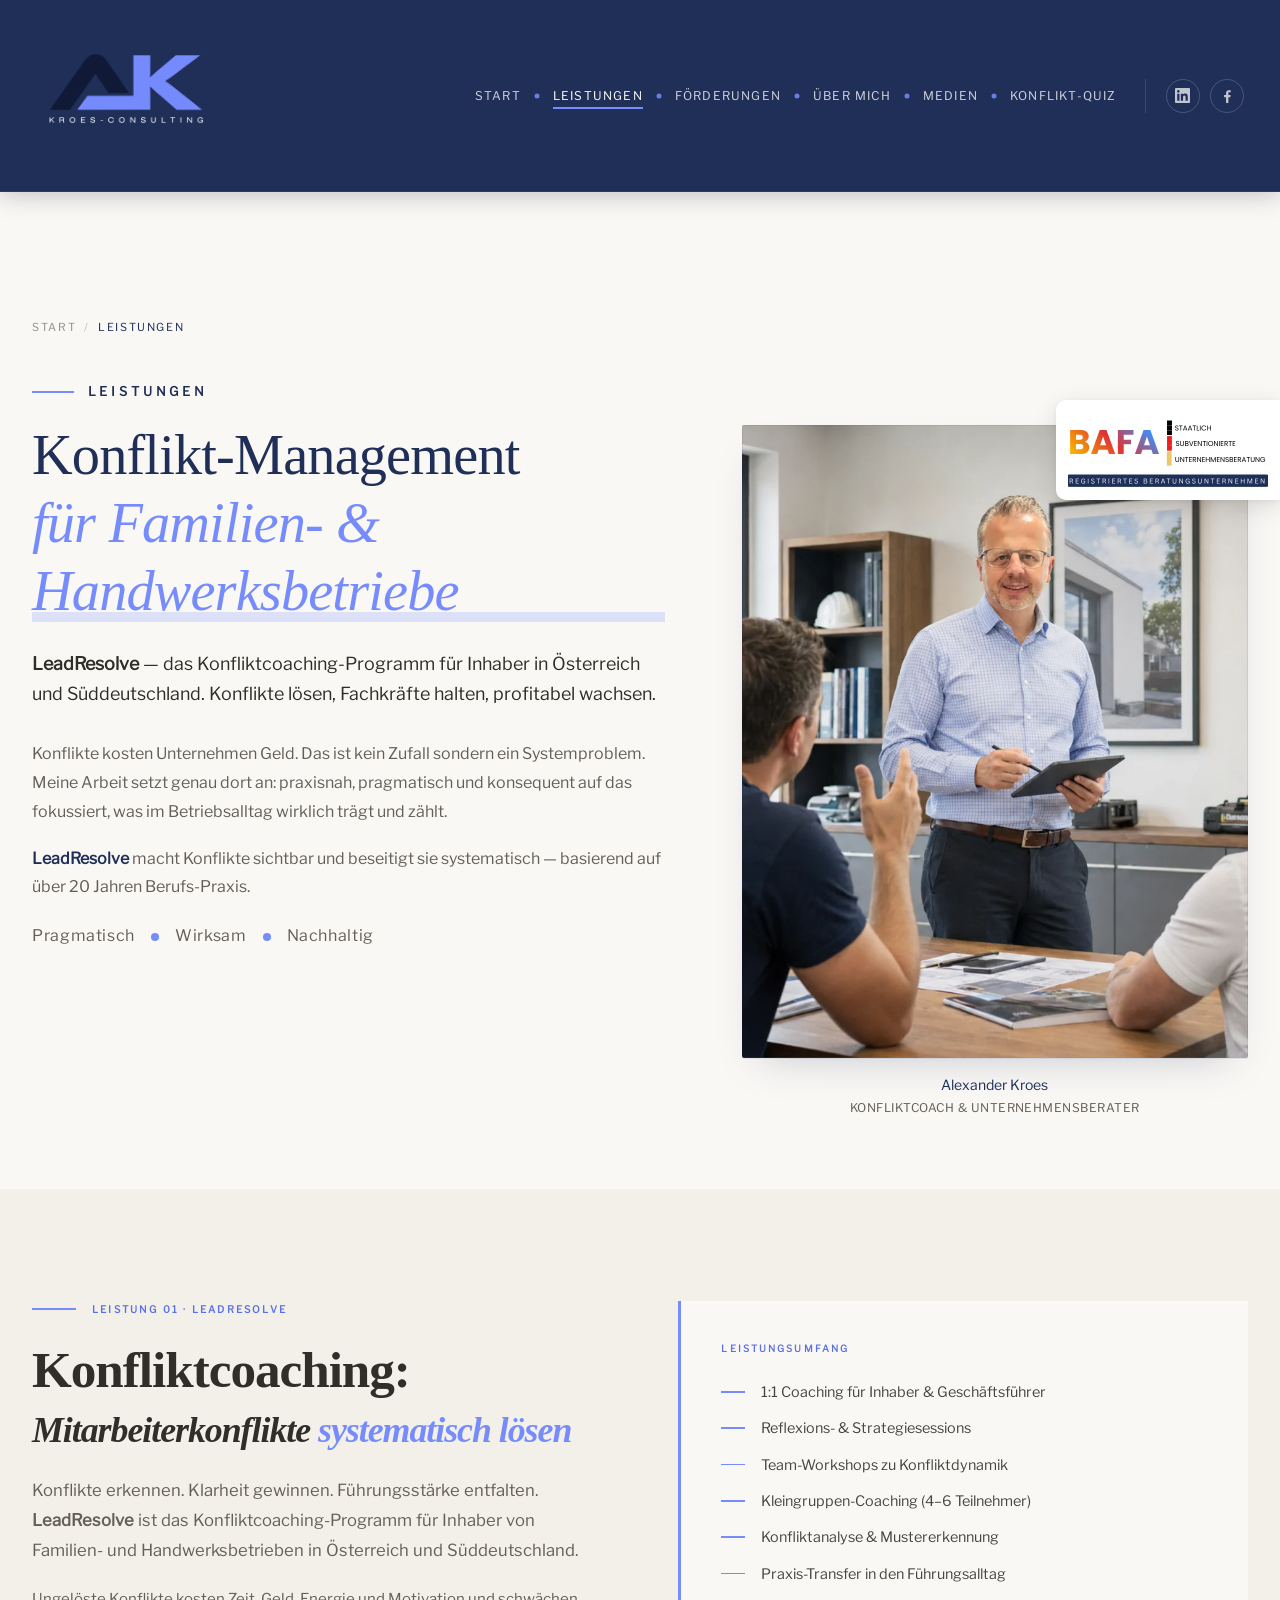
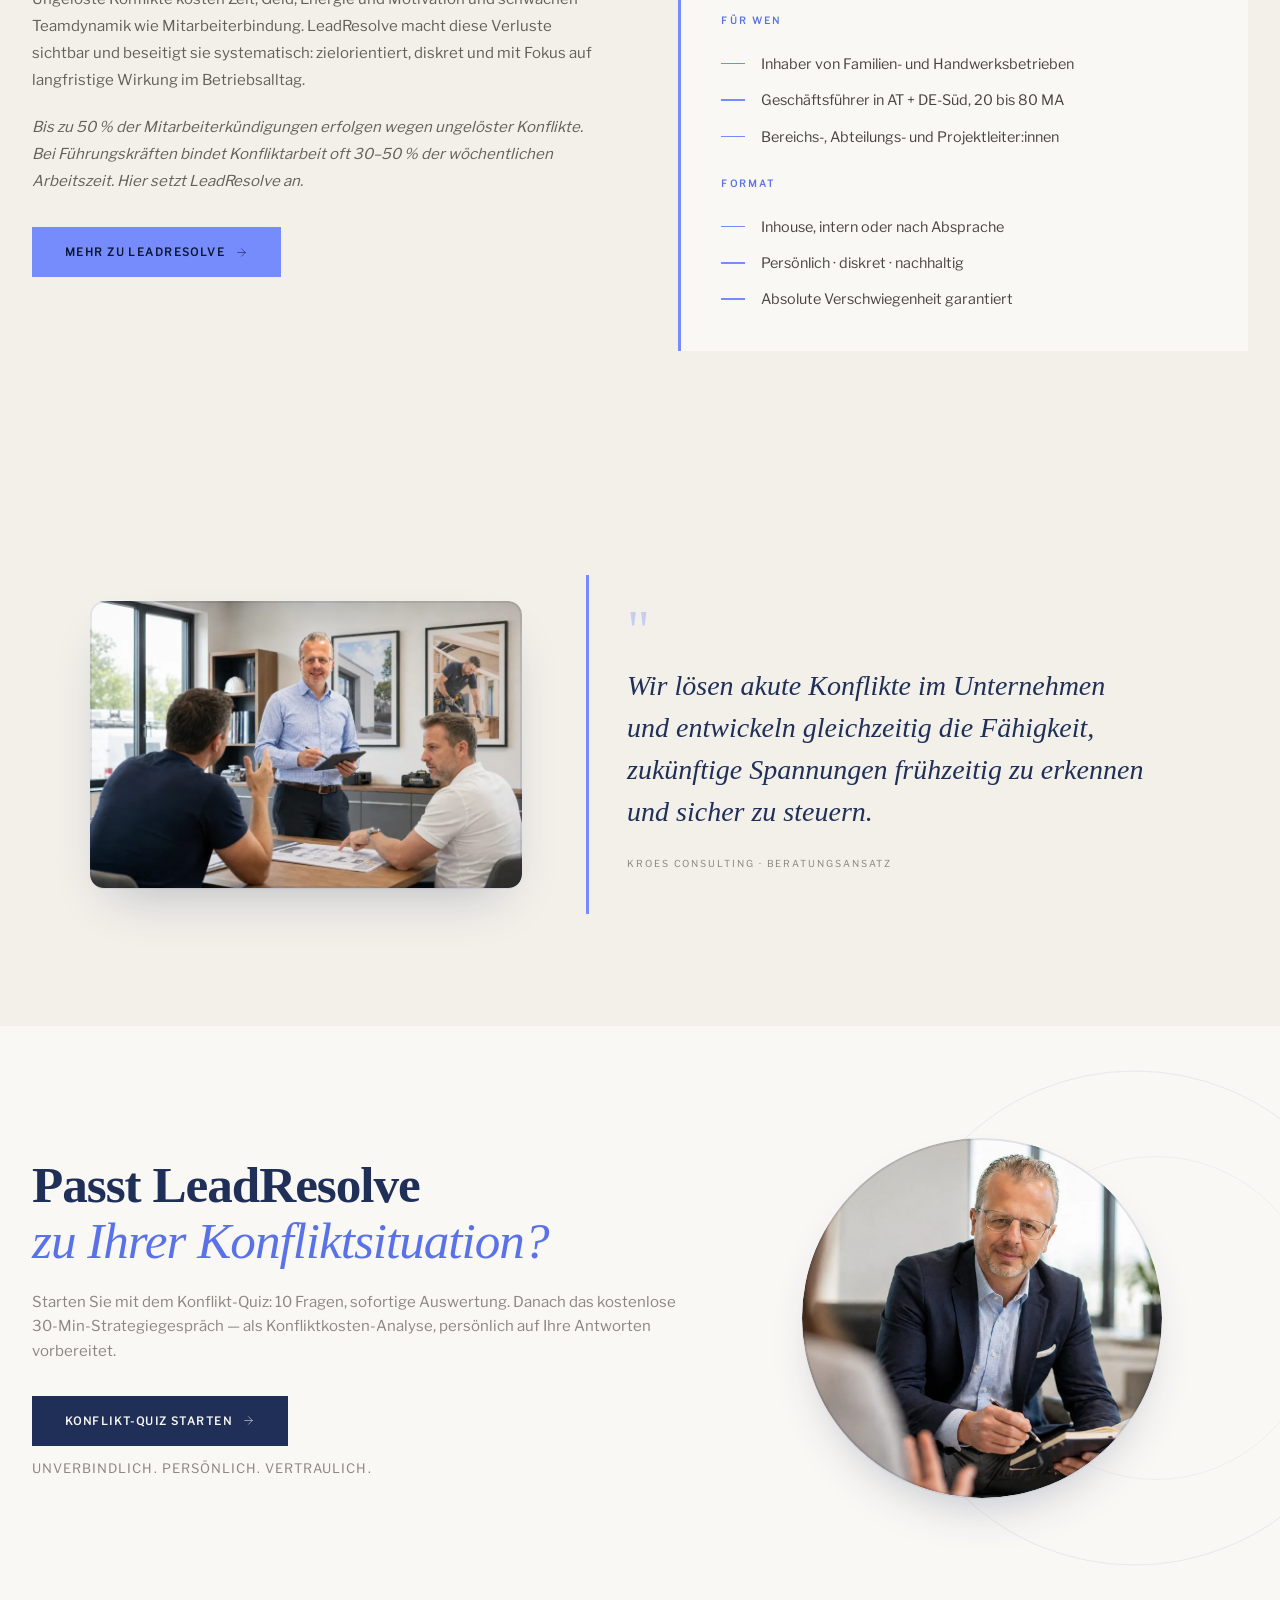
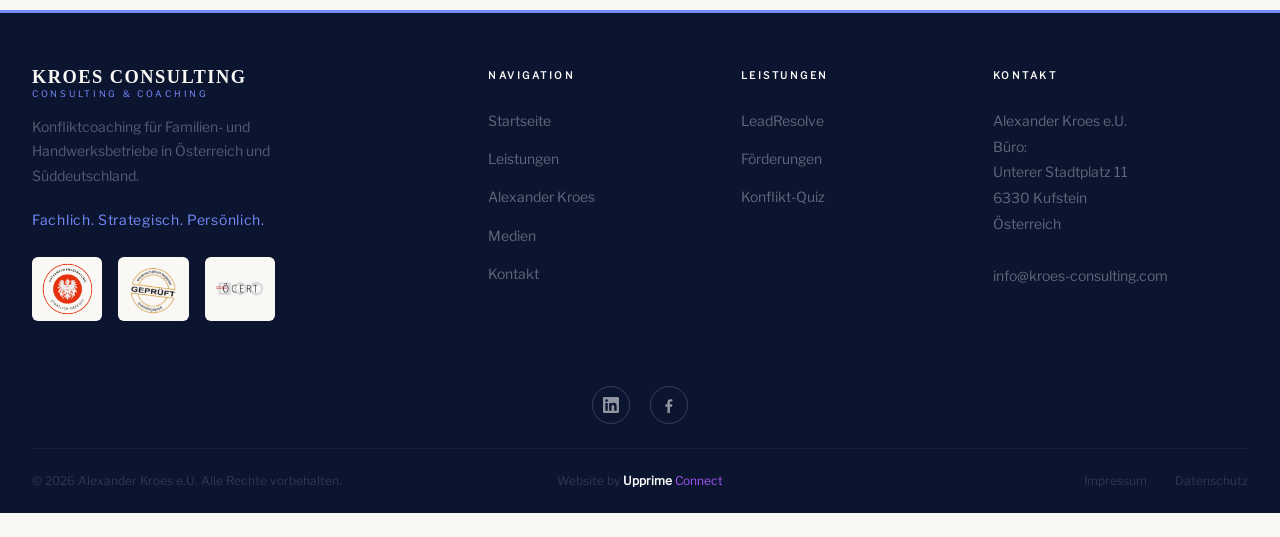
<file: leistungen.html>
<!DOCTYPE html>
<html lang="de">
<head>
  <meta charset="UTF-8">
  <meta name="viewport" content="width=device-width, initial-scale=1.0">
  <title>Leistungen – Konfliktcoaching für Handwerksbetriebe | Kroes Consulting</title>
  <link rel="preconnect" href="https://static.cloudflareinsights.com" crossorigin>
  <link rel="icon" type="image/svg+xml" href="assets/img/favicon.svg">
  <meta name="description" content="LeadResolve – Konfliktcoaching für Inhaber von Familien- und Handwerksbetrieben in Österreich und Süddeutschland, 20 bis 80 MA. Konflikte sichtbar machen und systematisch lösen, in 3 Monaten.">
  <link rel="canonical" href="https://www.kroes-consulting.com/leistungen.html">

  <!-- Open Graph -->
  <meta property="og:title" content="Leistungen – Konfliktcoaching & Führungskräftecoaching | Kroes Consulting">
  <meta property="og:description" content="LeadResolve – das Konfliktcoaching-Programm für Inhaber von Familien- und Handwerksbetrieben in AT + DE-Süd. Konflikte sichtbar machen und systematisch lösen.">
  <meta property="og:type" content="website">
  <meta property="og:locale" content="de_AT">
  <meta property="og:url" content="https://www.kroes-consulting.com/leistungen.html">

  <!-- Self-hosted Fonts via assets/css/style.css (DSGVO-konform) -->

  <!-- Styles -->
  <link rel="preload" href="assets/css/style.min.css?v=22" as="style" onload="this.onload=null;this.rel='stylesheet'">
  <noscript><link rel="stylesheet" href="assets/css/style.min.css?v=22"></noscript>

  <!-- JSON-LD -->
  <script type="application/ld+json">
  {
    "@context": "https://schema.org",
    "@type": "ItemList",
    "name": "Leistungen – Kroes Consulting",
    "url": "https://www.kroes-consulting.com/leistungen.html",
    "itemListElement": [
      { "@type": "ListItem", "position": 1, "name": "LeadResolve – Konfliktcoaching für Inhaber von Familien- und Handwerksbetrieben (AT + DE-Süd, 20 bis 80 MA)", "url": "https://www.kroes-consulting.com/leadresolve.html" }
    ]
  }
  </script>
  <script type="application/ld+json">
  {
    "@context": "https://schema.org",
    "@type": "BreadcrumbList",
    "itemListElement": [
      { "@type": "ListItem", "position": 1, "name": "Start", "item": "https://www.kroes-consulting.com/" },
      { "@type": "ListItem", "position": 2, "name": "Leistungen", "item": "https://www.kroes-consulting.com/leistungen.html" }
    ]
  }
  </script>
</head>
<body>

  <!-- NAVIGATION -->
  <nav class="nav" id="nav" aria-label="Hauptnavigation">
    <div class="container nav-inner">
      <a href="index.html" class="nav-logo nav-logo-mark" aria-label="Kroes Consulting – Startseite">
        <img src="assets/img/logo.png" alt="Kroes Consulting" class="nav-logo-img" />
      </a>

      <div class="nav-end">
        <ul class="nav-links" role="list">
          <li><a href="index.html" class="nav-link">Start</a></li>
          <li><a href="leistungen.html" class="nav-link active">Leistungen</a></li>
          <li><a href="foerderungen.html" class="nav-link">Förderungen</a></li>
          <li><a href="ueber-uns.html" class="nav-link">Über mich</a></li>
          <li><a href="medien.html" class="nav-link">Medien</a></li>
          <li><a href="quiz.html" class="nav-link">Konflikt-Quiz</a></li>
        </ul>

        <div class="nav-social" aria-label="Social Media">
          <a href="https://www.linkedin.com/in/kroesconsulting/" target="_blank" rel="noopener" aria-label="Kroes Consulting auf LinkedIn">
            <svg viewBox="0 0 24 24" aria-hidden="true"><path d="M20.45 20.45h-3.56v-5.57c0-1.33-.03-3.04-1.85-3.04-1.86 0-2.14 1.45-2.14 2.95v5.66H9.34V9h3.42v1.56h.05c.48-.9 1.64-1.85 3.37-1.85 3.6 0 4.27 2.37 4.27 5.45v6.29zM5.34 7.43a2.07 2.07 0 1 1 0-4.14 2.07 2.07 0 0 1 0 4.14zM7.12 20.45H3.56V9h3.56v11.45zM22.22 0H1.77C.79 0 0 .77 0 1.72v20.56C0 23.23.79 24 1.77 24h20.45c.98 0 1.78-.77 1.78-1.72V1.72C24 .77 23.2 0 22.22 0z"/></svg>
          </a>
          <a href="https://www.facebook.com/kroesconsulting" target="_blank" rel="noopener" aria-label="Kroes Consulting auf Facebook">
            <svg viewBox="0 0 24 24" aria-hidden="true"><path d="M13.4 23.91v-9.29h3.12l.47-3.62H13.4V8.69c0-1.05.29-1.76 1.79-1.76h1.91V3.69c-.33-.04-1.47-.14-2.79-.14-2.76 0-4.65 1.69-4.65 4.78V11H6.54v3.62h3.11v9.29h3.76z"/></svg>
          </a>
        </div>
      </div>

      <button class="nav-toggle" id="navToggle" aria-label="Menü öffnen" aria-expanded="false">
        <span></span><span></span><span></span>
      </button>
    </div>
  </nav>

  <!-- Mobile Menü -->
  <div class="mobile-menu" id="mobileMenu" aria-hidden="true" role="dialog" aria-label="Mobilnavigation">
    <a href="index.html">Start</a>
    <a href="leistungen.html">Leistungen</a>
    <a href="foerderungen.html">Förderungen</a>
    <a href="ueber-uns.html">Über mich</a>
    <a href="medien.html">Medien</a>
    <a href="quiz.html">Konflikt-Quiz</a>
    <a href="kontakt.html" class="accent">Kontakt</a>
    <div class="mobile-menu-social" aria-label="Social Media">
      <a href="https://www.linkedin.com/in/kroesconsulting/" target="_blank" rel="noopener" aria-label="LinkedIn">
        <svg viewBox="0 0 24 24" aria-hidden="true"><path d="M20.45 20.45h-3.56v-5.57c0-1.33-.03-3.04-1.85-3.04-1.86 0-2.14 1.45-2.14 2.95v5.66H9.34V9h3.42v1.56h.05c.48-.9 1.64-1.85 3.37-1.85 3.6 0 4.27 2.37 4.27 5.45v6.29zM5.34 7.43a2.07 2.07 0 1 1 0-4.14 2.07 2.07 0 0 1 0 4.14zM7.12 20.45H3.56V9h3.56v11.45zM22.22 0H1.77C.79 0 0 .77 0 1.72v20.56C0 23.23.79 24 1.77 24h20.45c.98 0 1.78-.77 1.78-1.72V1.72C24 .77 23.2 0 22.22 0z"/></svg>
      </a>
      <a href="https://www.facebook.com/kroesconsulting" target="_blank" rel="noopener" aria-label="Facebook">
        <svg viewBox="0 0 24 24" aria-hidden="true"><path d="M13.4 23.91v-9.29h3.12l.47-3.62H13.4V8.69c0-1.05.29-1.76 1.79-1.76h1.91V3.69c-.33-.04-1.47-.14-2.79-.14-2.76 0-4.65 1.69-4.65 4.78V11H6.54v3.62h3.11v9.29h3.76z"/></svg>
      </a>
    </div>
    <p class="mobile-menu-footer">Kroes Consulting · Tirol · Österreich</p>
  </div>

  <main>

    <!-- LEISTUNGEN HERO — Wydra-Style: Text links, Portrait rechts -->
    <section class="about-hero" aria-labelledby="leistungen-hero-heading">
      <div class="container">
        <nav class="breadcrumb breadcrumb-light" aria-label="Seitenpfad">
          <a href="index.html">Start</a>
          <span class="sep" aria-hidden="true">/</span>
          <span class="current">Leistungen</span>
        </nav>
        <div class="about-hero-grid">

          <div class="about-hero-content">
            <div class="eyebrow-row">
              <span class="peri-rule" aria-hidden="true"></span>
              <span class="t-label">Leistungen</span>
            </div>

            <h1 class="about-hero-title reveal" id="leistungen-hero-heading">
              Konflikt-Management
              <span class="row2"><em>für Familien- &amp; Handwerksbetriebe</em></span>
            </h1>

            <p class="about-hero-lead reveal d-1">
              <strong>LeadResolve</strong> — das Konfliktcoaching-Programm für Inhaber in Österreich und Süddeutschland. Konflikte lösen, Fachkräfte halten, profitabel wachsen.
            </p>

            <div class="about-hero-bio reveal d-2">
              <p>
                Konflikte kosten Unternehmen Geld. Das ist kein Zufall sondern ein Systemproblem. Meine Arbeit setzt genau dort an: praxisnah, pragmatisch und konsequent auf das fokussiert, was im Betriebsalltag wirklich trägt und zählt.
              </p>
              <p>
                <strong>LeadResolve</strong> macht Konflikte sichtbar und beseitigt sie systematisch — basierend auf über 20 Jahren Berufs-Praxis.
              </p>
              <p class="about-hero-tagline">
                <span>Pragmatisch</span>
                <span class="dot" aria-hidden="true"></span>
                <span>Wirksam</span>
                <span class="dot" aria-hidden="true"></span>
                <span>Nachhaltig</span>
              </p>
            </div>
          </div>

          <div class="about-hero-portrait reveal">
            <div class="about-hero-portrait-frame">
              <img src="assets/img/alexander-kroes-9.webp" alt="Alexander Kroes – Konfliktcoaching &amp; Unternehmensberatung" loading="lazy" onerror="this.style.display='none';this.parentElement.classList.add('no-img');">
              <div class="about-hero-portrait-fallback" aria-hidden="true">
                <span class="ak-mark"><span class="ak-mark-inner">AK</span></span>
              </div>
            </div>
            <p class="about-hero-portrait-cap">Alexander Kroes<br><span>Konfliktcoach &amp; Unternehmensberater</span></p>
          </div>

        </div>
      </div>
    </section>

    <!-- ===== 01 LeadResolve – Konfliktcoaching ===== -->
    <section class="service-detail" id="leadresolve" aria-labelledby="service1-heading">
      <div class="container">
        <div class="service-detail-grid">
          <div>
            <div class="eyebrow-row">
              <span class="peri-rule" aria-hidden="true"></span>
              <span class="t-label">Leistung 01 · LeadResolve</span>
            </div>
            <h2 class="t-display reveal" id="service1-heading">
              Konfliktcoaching:<br><em style="font-size: 0.7em;">Mitarbeiterkonflikte <span style="color: var(--peri);">systematisch lösen</span></em>
            </h2>
            <p class="t-body-lg reveal d-1" style="margin-top: 1.5rem;">
              Konflikte erkennen. Klarheit gewinnen. Führungsstärke entfalten. <strong>LeadResolve</strong> ist das Konfliktcoaching-Programm für Inhaber von Familien- und Handwerksbetrieben in Österreich und Süddeutschland.
            </p>
            <p class="t-body reveal d-2" style="margin-top: 1.25rem;">
              Ungelöste Konflikte kosten Zeit, Geld, Energie und Motivation und schwächen Teamdynamik wie Mitarbeiterbindung. LeadResolve macht diese Verluste sichtbar und beseitigt sie systematisch: zielorientiert, diskret und mit Fokus auf langfristige Wirkung im Betriebsalltag.
            </p>
            <p class="t-body reveal d-2" style="margin-top: 1.25rem;">
              <em>Bis zu 50 % der Mitarbeiterkündigungen erfolgen wegen ungelöster Konflikte. Bei Führungskräften bindet Konfliktarbeit oft 30–50 % der wöchentlichen Arbeitszeit. Hier setzt LeadResolve an.</em>
            </p>
            <div class="reveal d-2" style="margin-top: 2rem; display: flex; flex-wrap: wrap; gap: 1rem; align-items: center;">
              <a href="leadresolve.html" class="btn btn-peri">
                Mehr zu LeadResolve
                <svg viewBox="0 0 24 24" aria-hidden="true"><path d="M5 12h14M12 5l7 7-7 7"/></svg>
              </a>
            </div>
          </div>

          <div class="service-includes reveal d-2">
            <h4>Leistungsumfang</h4>
            <ul>
              <li>1:1 Coaching für Inhaber &amp; Geschäftsführer</li>
              <li>Reflexions- &amp; Strategiesessions</li>
              <li>Team-Workshops zu Konfliktdynamik</li>
              <li>Kleingruppen-Coaching (4–6 Teilnehmer)</li>
              <li>Konfliktanalyse &amp; Mustererkennung</li>
              <li>Praxis-Transfer in den Führungsalltag</li>
            </ul>
            <h4 style="margin-top: 1.75rem;">Für wen</h4>
            <ul>
              <li>Inhaber von Familien- und Handwerksbetrieben</li>
              <li>Geschäftsführer in AT + DE-Süd, 20 bis 80 MA</li>
              <li>Bereichs-, Abteilungs- und Projektleiter:innen</li>
            </ul>
            <h4 style="margin-top: 1.75rem;">Format</h4>
            <ul>
              <li>Inhouse, intern oder nach Absprache</li>
              <li>Persönlich · diskret · nachhaltig</li>
              <li>Absolute Verschwiegenheit garantiert</li>
            </ul>
          </div>
        </div>
      </div>
    </section>

    <!-- QUOTE BLOCK -->
    <div style="background: var(--warm-100); padding-block: var(--space-section);">
      <div class="container">
        <div class="quote-portrait reveal">
          <figure class="quote-portrait-img" style="margin: 0;">
            <img src="assets/img/alexander-kroes-16.webp" alt="Alexander Kroes — Konfliktcoach für Familien- und Handwerksbetriebe" loading="lazy" decoding="async" width="600" height="800">
          </figure>
          <div class="quote-block" style="background: transparent;">
            <span class="quote-mark" aria-hidden="true">"</span>
            <p class="quote-text" style="font-size: clamp(1.25rem, 2.2vw, 1.75rem);">
              Wir lösen akute Konflikte im Unternehmen und entwickeln gleichzeitig die Fähigkeit, zukünftige Spannungen frühzeitig zu erkennen und sicher zu steuern.
            </p>
            <span class="quote-attr">Kroes Consulting · Beratungsansatz</span>
          </div>
        </div>
      </div>
    </div>

    <!-- CTA — Portrait + Button -->
    <section class="cta-section cta-section--portrait" aria-labelledby="cta-heading">
      <div class="container">
        <div class="cta-portrait-grid">
          <div class="cta-portrait-content">
            <h2 id="cta-heading" class="reveal">
              Passt LeadResolve<br><em>zu Ihrer Konfliktsituation?</em>
            </h2>
            <p class="cta-sub reveal d-1">
              Starten Sie mit dem Konflikt-Quiz: 10 Fragen, sofortige Auswertung. Danach das kostenlose 30-Min-Strategiegespräch — als Konfliktkosten-Analyse, persönlich auf Ihre Antworten vorbereitet.
            </p>
            <div class="cta-portrait-action reveal d-2">
              <a href="quiz.html" class="btn btn-navy">
                Konflikt-Quiz starten
                <svg viewBox="0 0 24 24" aria-hidden="true"><path d="M5 12h14M12 5l7 7-7 7"/></svg>
              </a>
              <span class="cta-portrait-action-sub">Unverbindlich. Persönlich. Vertraulich.</span>
            </div>
          </div>
          <figure class="cta-portrait-media reveal">
            <img src="assets/img/alexander-kroes-2.webp"
                 alt="Alexander Kroes &mdash; Inhaber von Kroes Consulting"
                 loading="lazy" decoding="async"
                 width="600" height="720">
          </figure>
        </div>
      </div>
    </section>
  </main>

  <!-- FOOTER -->
  <footer class="footer" role="contentinfo">
    <div class="container">
      <div class="footer-main">
        <div class="footer-brand">
          <div class="nav-logo" style="margin-bottom: 0.25rem;">
            <span class="nav-logo-name" style="color: var(--warm-50);">Kroes Consulting</span>
            <span class="nav-logo-sub">Consulting & Coaching</span>
          </div>
          <p>Konfliktcoaching für Familien- und Handwerksbetriebe in Österreich und Süddeutschland.</p>
          <p class="footer-tagline">Fachlich. Strategisch. Persönlich.</p>
          <div class="footer-certificates footer-certificates--start">
            <img src="assets/img/kroes%20consulting%20-%20staatlich%20gepr%C3%BCft%20.png" alt="Kroes Consulting — staatlich geprüft" loading="lazy">
            <img src="assets/img/kroes%20consulting%20-%20staatlich%20gepr%C3%BCft%20-%20ppc.png" alt="Kroes Consulting — staatlich geprüft, PPC" loading="lazy">
            <img src="assets/img/kroes%20consulting%20-%20staatlich%20gepr%C3%BCft%20-%20%C3%B6cert%20.png" alt="Kroes Consulting — staatlich geprüft, ÖCERT" loading="lazy">
          </div>
        </div>
        <div class="footer-col"><p class="footer-col-title">Navigation</p>
          <ul class="footer-links" role="list">
            <li><a href="index.html">Startseite</a></li>
            <li><a href="leistungen.html">Leistungen</a></li>
            <li><a href="ueber-uns.html">Alexander Kroes</a></li>
            <li><a href="medien.html">Medien</a></li>
            <li><a href="kontakt.html">Kontakt</a></li>
          </ul></div>
        <div class="footer-col"><p class="footer-col-title">Leistungen</p>
          <ul class="footer-links" role="list">
            <li><a href="leadresolve.html">LeadResolve</a></li>
            <li><a href="foerderungen.html">Förderungen</a></li>
            <li><a href="quiz.html">Konflikt-Quiz</a></li>
          </ul></div>
        <div class="footer-col"><p class="footer-col-title">Kontakt</p>
          <div class="footer-contact"><p>Alexander Kroes e.U.<br>Büro:<br>Unterer Stadtplatz 11<br>6330 Kufstein<br>Österreich<br><br><a href="mailto:info@kroes-consulting.com" style="color:inherit;">info@kroes-consulting.com</a></p></div></div>
      </div>
      <div class="footer-social-row" aria-label="Social Media">
        <a href="https://www.linkedin.com/in/kroesconsulting/" target="_blank" rel="noopener" aria-label="Kroes Consulting auf LinkedIn">
          <svg viewBox="0 0 24 24" aria-hidden="true"><path d="M20.45 20.45h-3.56v-5.57c0-1.33-.03-3.04-1.85-3.04-1.86 0-2.14 1.45-2.14 2.95v5.66H9.34V9h3.42v1.56h.05c.48-.9 1.64-1.85 3.37-1.85 3.6 0 4.27 2.37 4.27 5.45v6.29zM5.34 7.43a2.07 2.07 0 1 1 0-4.14 2.07 2.07 0 0 1 0 4.14zM7.12 20.45H3.56V9h3.56v11.45zM22.22 0H1.77C.79 0 0 .77 0 1.72v20.56C0 23.23.79 24 1.77 24h20.45c.98 0 1.78-.77 1.78-1.72V1.72C24 .77 23.2 0 22.22 0z"/></svg>
        </a>
        <a href="https://www.facebook.com/kroesconsulting/" target="_blank" rel="noopener" aria-label="Kroes Consulting auf Facebook">
          <svg viewBox="0 0 24 24" aria-hidden="true"><path d="M13.4 23.91v-9.29h3.12l.47-3.62H13.4V8.69c0-1.05.29-1.76 1.79-1.76h1.91V3.69c-.33-.04-1.47-.14-2.79-.14-2.76 0-4.65 1.69-4.65 4.78V11H6.54v3.62h3.11v9.29h3.76z"/></svg>
        </a>
      </div>
      <div class="footer-bottom">
        <p>© 2026 Alexander Kroes e.U. Alle Rechte vorbehalten.</p>
        <p class="footer-credit-text">Website by <a href="https://upprime-connect.at/" target="_blank" rel="noopener"><strong>Upprime</strong> <span class="credit-accent">Connect</span></a></p>
        <nav class="footer-legal"><a href="impressum.html">Impressum</a><a href="datenschutz.html">Datenschutz</a></nav>
      </div>
    </div>
  </footer>

  <script src="assets/js/main.js"></script>
  <!-- Cloudflare Web Analytics --><script defer src='https://static.cloudflareinsights.com/beacon.min.js' data-cf-beacon='{"token": "0da3c59f06a34f4aaf22c33a0c50015e"}'></script><!-- End Cloudflare Web Analytics -->
  <!-- BAFA Siegel: Registriertes Beratungsunternehmen -->
  <aside class="bafa-badge" aria-label="BAFA - Registriertes Beratungsunternehmen">
    <a href="foerderungen.html" aria-label="Mehr zur BAFA-Foerderung">
      <img src="assets/img/bafa-siegel.png?v=3" alt="BAFA - Staatlich subventionierte Unternehmensberatung. Registriertes Beratungsunternehmen." loading="lazy" />
    </a>
  </aside>
</body>
</html>
</file>
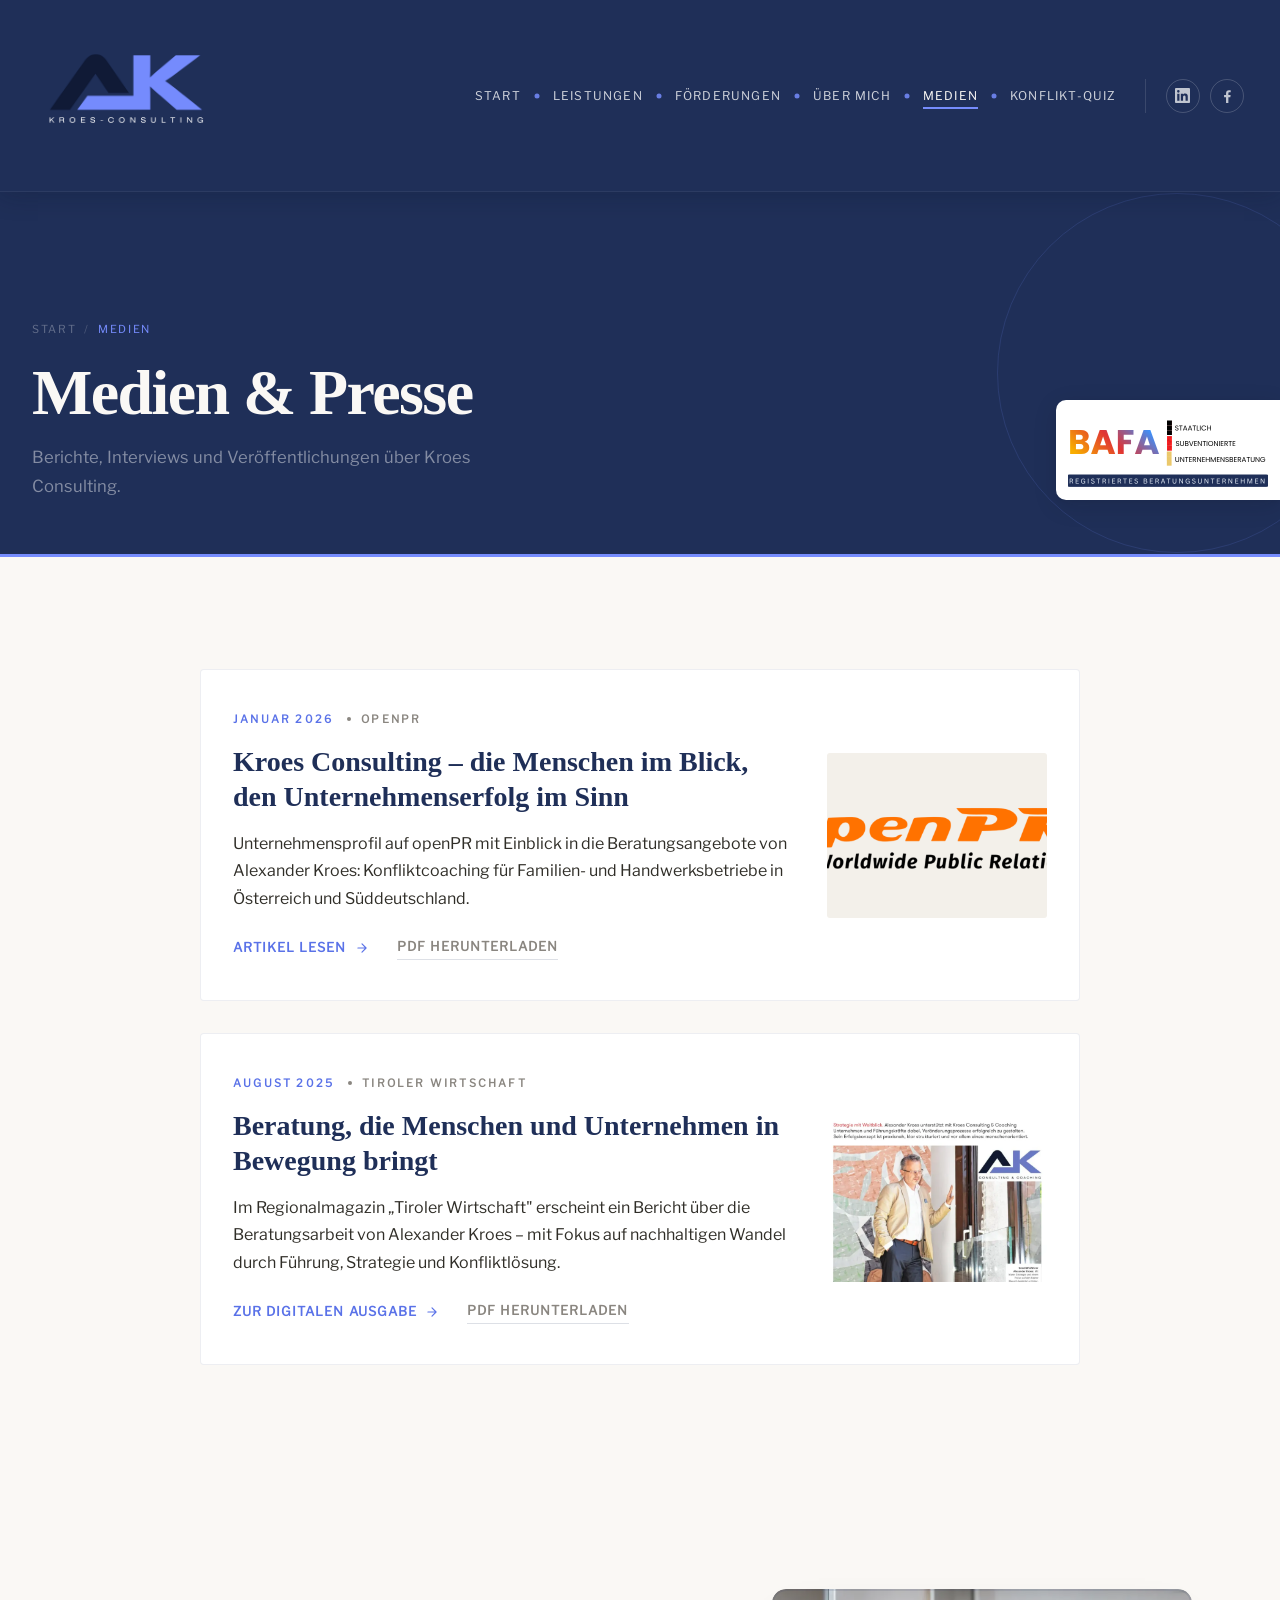
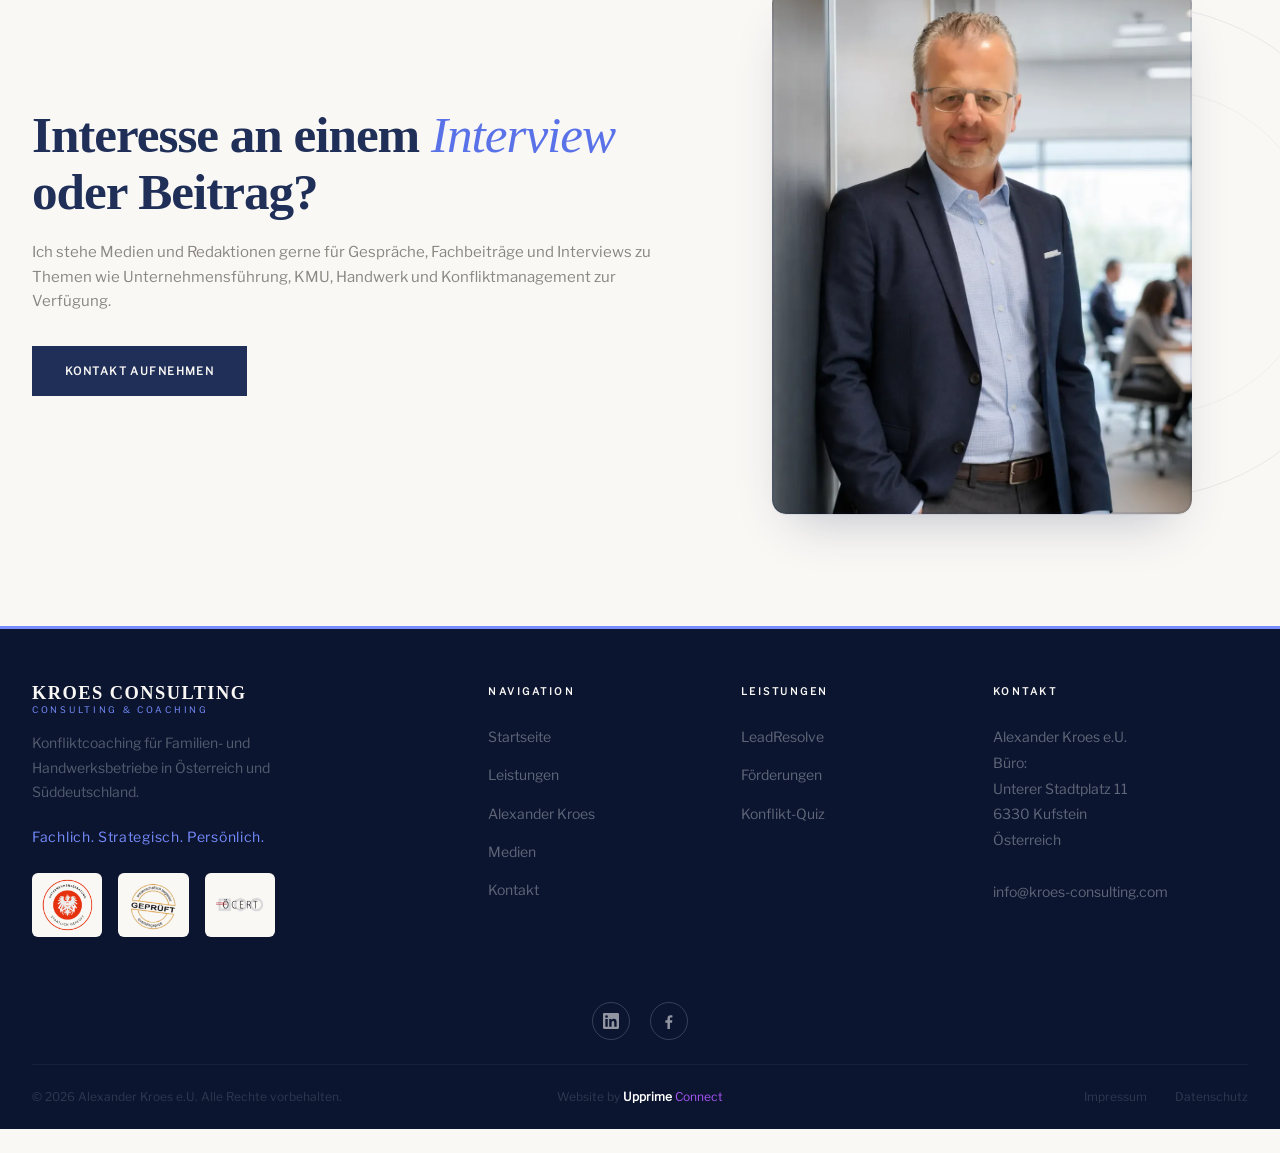
<file: medien.html>
<!DOCTYPE html>
<html lang="de-AT">
<head>
  <meta charset="UTF-8">
  <meta name="viewport" content="width=device-width, initial-scale=1.0">
  <title>Medien &amp; Presse | Kroes Consulting</title>
  <link rel="preconnect" href="https://static.cloudflareinsights.com" crossorigin>
  <link rel="icon" type="image/svg+xml" href="assets/img/favicon.svg">
  <meta name="description" content="Medienberichte, Interviews und Veröffentlichungen über Alexander Kroes und Kroes Consulting – Konfliktcoaching für Familien- und Handwerksbetriebe in AT + DE-Süd.">
  <link rel="canonical" href="https://www.kroes-consulting.com/medien.html">

  <!-- Open Graph -->
  <meta property="og:title" content="Medien &amp; Presse | Kroes Consulting">
  <meta property="og:description" content="Medienberichte und Veröffentlichungen über Kroes Consulting.">
  <meta property="og:type" content="website">
  <meta property="og:locale" content="de_AT">
  <meta property="og:url" content="https://www.kroes-consulting.com/medien.html">
  <meta property="og:site_name" content="Kroes Consulting">

  <!-- Self-hosted Fonts via assets/css/style.css (DSGVO-konform) -->

  <link rel="preload" href="assets/css/style.min.css?v=22" as="style" onload="this.onload=null;this.rel='stylesheet'">
  <noscript><link rel="stylesheet" href="assets/css/style.min.css?v=22"></noscript>
</head>
<body>

  <!-- NAVIGATION -->
  <nav class="nav" id="nav" aria-label="Hauptnavigation">
    <div class="container nav-inner">
      <a href="index.html" class="nav-logo nav-logo-mark" aria-label="Kroes Consulting – Startseite">
        <img src="assets/img/logo.png" alt="Kroes Consulting" class="nav-logo-img" />
      </a>

      <div class="nav-end">
        <ul class="nav-links" role="list">
          <li><a href="index.html" class="nav-link">Start</a></li>
          <li><a href="leistungen.html" class="nav-link">Leistungen</a></li>
          <li><a href="foerderungen.html" class="nav-link">Förderungen</a></li>
          <li><a href="ueber-uns.html" class="nav-link">Über mich</a></li>
          <li><a href="medien.html" class="nav-link active">Medien</a></li>
          <li><a href="quiz.html" class="nav-link">Konflikt-Quiz</a></li>
        </ul>

        <div class="nav-social" aria-label="Social Media">
          <a href="https://www.linkedin.com/in/kroesconsulting/" target="_blank" rel="noopener" aria-label="Kroes Consulting auf LinkedIn">
            <svg viewBox="0 0 24 24" aria-hidden="true"><path d="M20.45 20.45h-3.56v-5.57c0-1.33-.03-3.04-1.85-3.04-1.86 0-2.14 1.45-2.14 2.95v5.66H9.34V9h3.42v1.56h.05c.48-.9 1.64-1.85 3.37-1.85 3.6 0 4.27 2.37 4.27 5.45v6.29zM5.34 7.43a2.07 2.07 0 1 1 0-4.14 2.07 2.07 0 0 1 0 4.14zM7.12 20.45H3.56V9h3.56v11.45zM22.22 0H1.77C.79 0 0 .77 0 1.72v20.56C0 23.23.79 24 1.77 24h20.45c.98 0 1.78-.77 1.78-1.72V1.72C24 .77 23.2 0 22.22 0z"/></svg>
          </a>
          <a href="https://www.facebook.com/kroesconsulting" target="_blank" rel="noopener" aria-label="Kroes Consulting auf Facebook">
            <svg viewBox="0 0 24 24" aria-hidden="true"><path d="M13.4 23.91v-9.29h3.12l.47-3.62H13.4V8.69c0-1.05.29-1.76 1.79-1.76h1.91V3.69c-.33-.04-1.47-.14-2.79-.14-2.76 0-4.65 1.69-4.65 4.78V11H6.54v3.62h3.11v9.29h3.76z"/></svg>
          </a>
        </div>
      </div>

      <button class="nav-toggle" id="navToggle" aria-label="Menü öffnen" aria-expanded="false">
        <span></span><span></span><span></span>
      </button>
    </div>
  </nav>

  <!-- Mobile Menü -->
  <div class="mobile-menu" id="mobileMenu" aria-hidden="true" role="dialog" aria-label="Mobilnavigation">
    <a href="index.html">Start</a>
    <a href="leistungen.html">Leistungen</a>
    <a href="foerderungen.html">Förderungen</a>
    <a href="ueber-uns.html">Über mich</a>
    <a href="medien.html">Medien</a>
    <a href="quiz.html">Konflikt-Quiz</a>
    <a href="kontakt.html" class="accent">Kontakt</a>
    <div class="mobile-menu-social" aria-label="Social Media">
      <a href="https://www.linkedin.com/in/kroesconsulting/" target="_blank" rel="noopener" aria-label="LinkedIn">
        <svg viewBox="0 0 24 24" aria-hidden="true"><path d="M20.45 20.45h-3.56v-5.57c0-1.33-.03-3.04-1.85-3.04-1.86 0-2.14 1.45-2.14 2.95v5.66H9.34V9h3.42v1.56h.05c.48-.9 1.64-1.85 3.37-1.85 3.6 0 4.27 2.37 4.27 5.45v6.29zM5.34 7.43a2.07 2.07 0 1 1 0-4.14 2.07 2.07 0 0 1 0 4.14zM7.12 20.45H3.56V9h3.56v11.45zM22.22 0H1.77C.79 0 0 .77 0 1.72v20.56C0 23.23.79 24 1.77 24h20.45c.98 0 1.78-.77 1.78-1.72V1.72C24 .77 23.2 0 22.22 0z"/></svg>
      </a>
      <a href="https://www.facebook.com/kroesconsulting" target="_blank" rel="noopener" aria-label="Facebook">
        <svg viewBox="0 0 24 24" aria-hidden="true"><path d="M13.4 23.91v-9.29h3.12l.47-3.62H13.4V8.69c0-1.05.29-1.76 1.79-1.76h1.91V3.69c-.33-.04-1.47-.14-2.79-.14-2.76 0-4.65 1.69-4.65 4.78V11H6.54v3.62h3.11v9.29h3.76z"/></svg>
      </a>
    </div>
    <p class="mobile-menu-footer">Kroes Consulting · Tirol · Österreich</p>
  </div>

  <main>
    <!-- PAGE HEADER -->
    <header class="page-header" aria-label="Seitenüberschrift">
      <div class="container page-header-inner">
        <nav class="breadcrumb" aria-label="Seitenpfad">
          <a href="index.html">Start</a>
          <span class="sep" aria-hidden="true">/</span>
          <span class="current">Medien</span>
        </nav>
        <h1>Medien &amp; Presse</h1>
        <p>Berichte, Interviews und Veröffentlichungen über Kroes Consulting.</p>
      </div>
    </header>

    <!-- MEDIA LIST -->
    <section class="media-section">
      <div class="container">
        <div class="media-list">

          <!-- Article 01 -->
          <article class="media-card reveal">
            <div class="media-card-content">
              <div class="media-meta">
                <span class="media-date">Januar 2026</span>
                <span class="media-source">openPR</span>
              </div>
              <h2 class="media-title">Kroes Consulting – die Menschen im Blick, den Unternehmenserfolg im Sinn</h2>
              <p class="media-excerpt">Unternehmensprofil auf openPR mit Einblick in die Beratungsangebote von Alexander Kroes: Konfliktcoaching für Familien- und Handwerksbetriebe in Österreich und Süddeutschland.</p>
              <div class="media-actions">
                <a href="https://www.openpr.de/news/1302607/Kroes-Consulting-die-Menschen-im-Blick-den-Unternehmenserfolg-im-Sinn-.html" target="_blank" rel="noopener" class="media-link">
                  Artikel lesen
                  <svg viewBox="0 0 24 24" aria-hidden="true"><path d="M5 12h14M12 5l7 7-7 7"/></svg>
                </a>
                <a href="assets/pdf/Kroes-Consulting-die-Menschen-im-Blick-den-Unternehmenserfolg-im-Sinn-.pdf" target="_blank" rel="noopener" class="media-link-pdf" download>
                  PDF herunterladen
                </a>
              </div>
            </div>
            <div class="media-thumb">
              <img src="assets/img/openpr.png" alt="openPR Artikel Vorschau" loading="lazy" />
            </div>
          </article>

          <!-- Article 02 -->
          <article class="media-card reveal d-1">
            <div class="media-card-content">
              <div class="media-meta">
                <span class="media-date">August 2025</span>
                <span class="media-source">Tiroler Wirtschaft</span>
              </div>
              <h2 class="media-title">Beratung, die Menschen und Unternehmen in Bewegung bringt</h2>
              <p class="media-excerpt">Im Regionalmagazin „Tiroler Wirtschaft" erscheint ein Bericht über die Beratungsarbeit von Alexander Kroes – mit Fokus auf nachhaltigen Wandel durch Führung, Strategie und Konfliktlösung.</p>
              <div class="media-actions">
                <a href="https://digitale.tirolerwirtschaft.at/gridshelf.act" target="_blank" rel="noopener" class="media-link">
                  Zur digitalen Ausgabe
                  <svg viewBox="0 0 24 24" aria-hidden="true"><path d="M5 12h14M12 5l7 7-7 7"/></svg>
                </a>
                <a href="assets/pdf/Tiroler-Wirtschaftwoche-alexander-kroes.pdf" target="_blank" rel="noopener" class="media-link-pdf" download>
                  PDF herunterladen
                </a>
              </div>
            </div>
            <div class="media-thumb">
              <img src="assets/img/medien-tiroler-wirtschaft.webp" alt="Tiroler Wirtschaft Artikel Vorschau" loading="lazy" />
            </div>
          </article>

        </div>
      </div>
    </section>

    <!-- CTA -->
    <section class="cta-section cta-section--portrait">
      <div class="container">
        <div class="cta-portrait-grid">
          <div class="cta-portrait-content">
            <h2>Interesse an einem <em>Interview</em> oder Beitrag?</h2>
            <p class="cta-sub">Ich stehe Medien und Redaktionen gerne für Gespräche, Fachbeiträge und Interviews zu Themen wie Unternehmensführung, KMU, Handwerk und Konfliktmanagement zur Verfügung.</p>
            <div class="cta-portrait-action">
              <a href="kontakt.html" class="btn btn-navy">Kontakt aufnehmen</a>
            </div>
          </div>
          <figure class="cta-portrait-media cta-portrait-media--rect">
            <img src="assets/img/alexander-kroes-14.webp" alt="Alexander Kroes — Konfliktcoach für Familien- und Handwerksbetriebe in AT + DE-Süd" loading="lazy" decoding="async" width="1022" height="1536">
          </figure>
        </div>
      </div>
    </section>
  </main>

  <!-- FOOTER -->
  <footer class="footer" role="contentinfo">
    <div class="container">
      <div class="footer-main">
        <div class="footer-brand">
          <div class="nav-logo" style="margin-bottom: 0.25rem;">
            <span class="nav-logo-name" style="color: var(--warm-50);">Kroes Consulting</span>
            <span class="nav-logo-sub">Consulting & Coaching</span>
          </div>
          <p>Konfliktcoaching für Familien- und Handwerksbetriebe in Österreich und Süddeutschland.</p>
          <p class="footer-tagline">Fachlich. Strategisch. Persönlich.</p>
          <div class="footer-certificates footer-certificates--start">
            <img src="assets/img/kroes%20consulting%20-%20staatlich%20gepr%C3%BCft%20.png" alt="Kroes Consulting — staatlich geprüft" loading="lazy">
            <img src="assets/img/kroes%20consulting%20-%20staatlich%20gepr%C3%BCft%20-%20ppc.png" alt="Kroes Consulting — staatlich geprüft, PPC" loading="lazy">
            <img src="assets/img/kroes%20consulting%20-%20staatlich%20gepr%C3%BCft%20-%20%C3%B6cert%20.png" alt="Kroes Consulting — staatlich geprüft, ÖCERT" loading="lazy">
          </div>
        </div>
        <div class="footer-col"><p class="footer-col-title">Navigation</p>
          <ul class="footer-links" role="list">
            <li><a href="index.html">Startseite</a></li>
            <li><a href="leistungen.html">Leistungen</a></li>
            <li><a href="ueber-uns.html">Alexander Kroes</a></li>
            <li><a href="medien.html">Medien</a></li>
            <li><a href="kontakt.html">Kontakt</a></li>
          </ul></div>
        <div class="footer-col"><p class="footer-col-title">Leistungen</p>
          <ul class="footer-links" role="list">
            <li><a href="leadresolve.html">LeadResolve</a></li>
            <li><a href="foerderungen.html">Förderungen</a></li>
            <li><a href="quiz.html">Konflikt-Quiz</a></li>
          </ul></div>
        <div class="footer-col"><p class="footer-col-title">Kontakt</p>
          <div class="footer-contact"><p>Alexander Kroes e.U.<br>Büro:<br>Unterer Stadtplatz 11<br>6330 Kufstein<br>Österreich<br><br><a href="mailto:info@kroes-consulting.com" style="color:inherit;">info@kroes-consulting.com</a></p></div></div>
      </div>
      <div class="footer-social-row" aria-label="Social Media">
        <a href="https://www.linkedin.com/in/kroesconsulting/" target="_blank" rel="noopener" aria-label="Kroes Consulting auf LinkedIn">
          <svg viewBox="0 0 24 24" aria-hidden="true"><path d="M20.45 20.45h-3.56v-5.57c0-1.33-.03-3.04-1.85-3.04-1.86 0-2.14 1.45-2.14 2.95v5.66H9.34V9h3.42v1.56h.05c.48-.9 1.64-1.85 3.37-1.85 3.6 0 4.27 2.37 4.27 5.45v6.29zM5.34 7.43a2.07 2.07 0 1 1 0-4.14 2.07 2.07 0 0 1 0 4.14zM7.12 20.45H3.56V9h3.56v11.45zM22.22 0H1.77C.79 0 0 .77 0 1.72v20.56C0 23.23.79 24 1.77 24h20.45c.98 0 1.78-.77 1.78-1.72V1.72C24 .77 23.2 0 22.22 0z"/></svg>
        </a>
        <a href="https://www.facebook.com/kroesconsulting/" target="_blank" rel="noopener" aria-label="Kroes Consulting auf Facebook">
          <svg viewBox="0 0 24 24" aria-hidden="true"><path d="M13.4 23.91v-9.29h3.12l.47-3.62H13.4V8.69c0-1.05.29-1.76 1.79-1.76h1.91V3.69c-.33-.04-1.47-.14-2.79-.14-2.76 0-4.65 1.69-4.65 4.78V11H6.54v3.62h3.11v9.29h3.76z"/></svg>
        </a>
      </div>
      <div class="footer-bottom">
        <p>© 2026 Alexander Kroes e.U. Alle Rechte vorbehalten.</p>
        <p class="footer-credit-text">Website by <a href="https://upprime-connect.at/" target="_blank" rel="noopener"><strong>Upprime</strong> <span class="credit-accent">Connect</span></a></p>
        <nav class="footer-legal"><a href="impressum.html">Impressum</a><a href="datenschutz.html">Datenschutz</a></nav>
      </div>
    </div>
  </footer>

  <script src="assets/js/main.js"></script>
  <!-- Cloudflare Web Analytics --><script defer src='https://static.cloudflareinsights.com/beacon.min.js' data-cf-beacon='{"token": "0da3c59f06a34f4aaf22c33a0c50015e"}'></script><!-- End Cloudflare Web Analytics -->
  <!-- BAFA Siegel: Registriertes Beratungsunternehmen -->
  <aside class="bafa-badge" aria-label="BAFA - Registriertes Beratungsunternehmen">
    <a href="foerderungen.html" aria-label="Mehr zur BAFA-Foerderung">
      <img src="assets/img/bafa-siegel.png?v=3" alt="BAFA - Staatlich subventionierte Unternehmensberatung. Registriertes Beratungsunternehmen." loading="lazy" />
    </a>
  </aside>
</body>
</html>
</file>
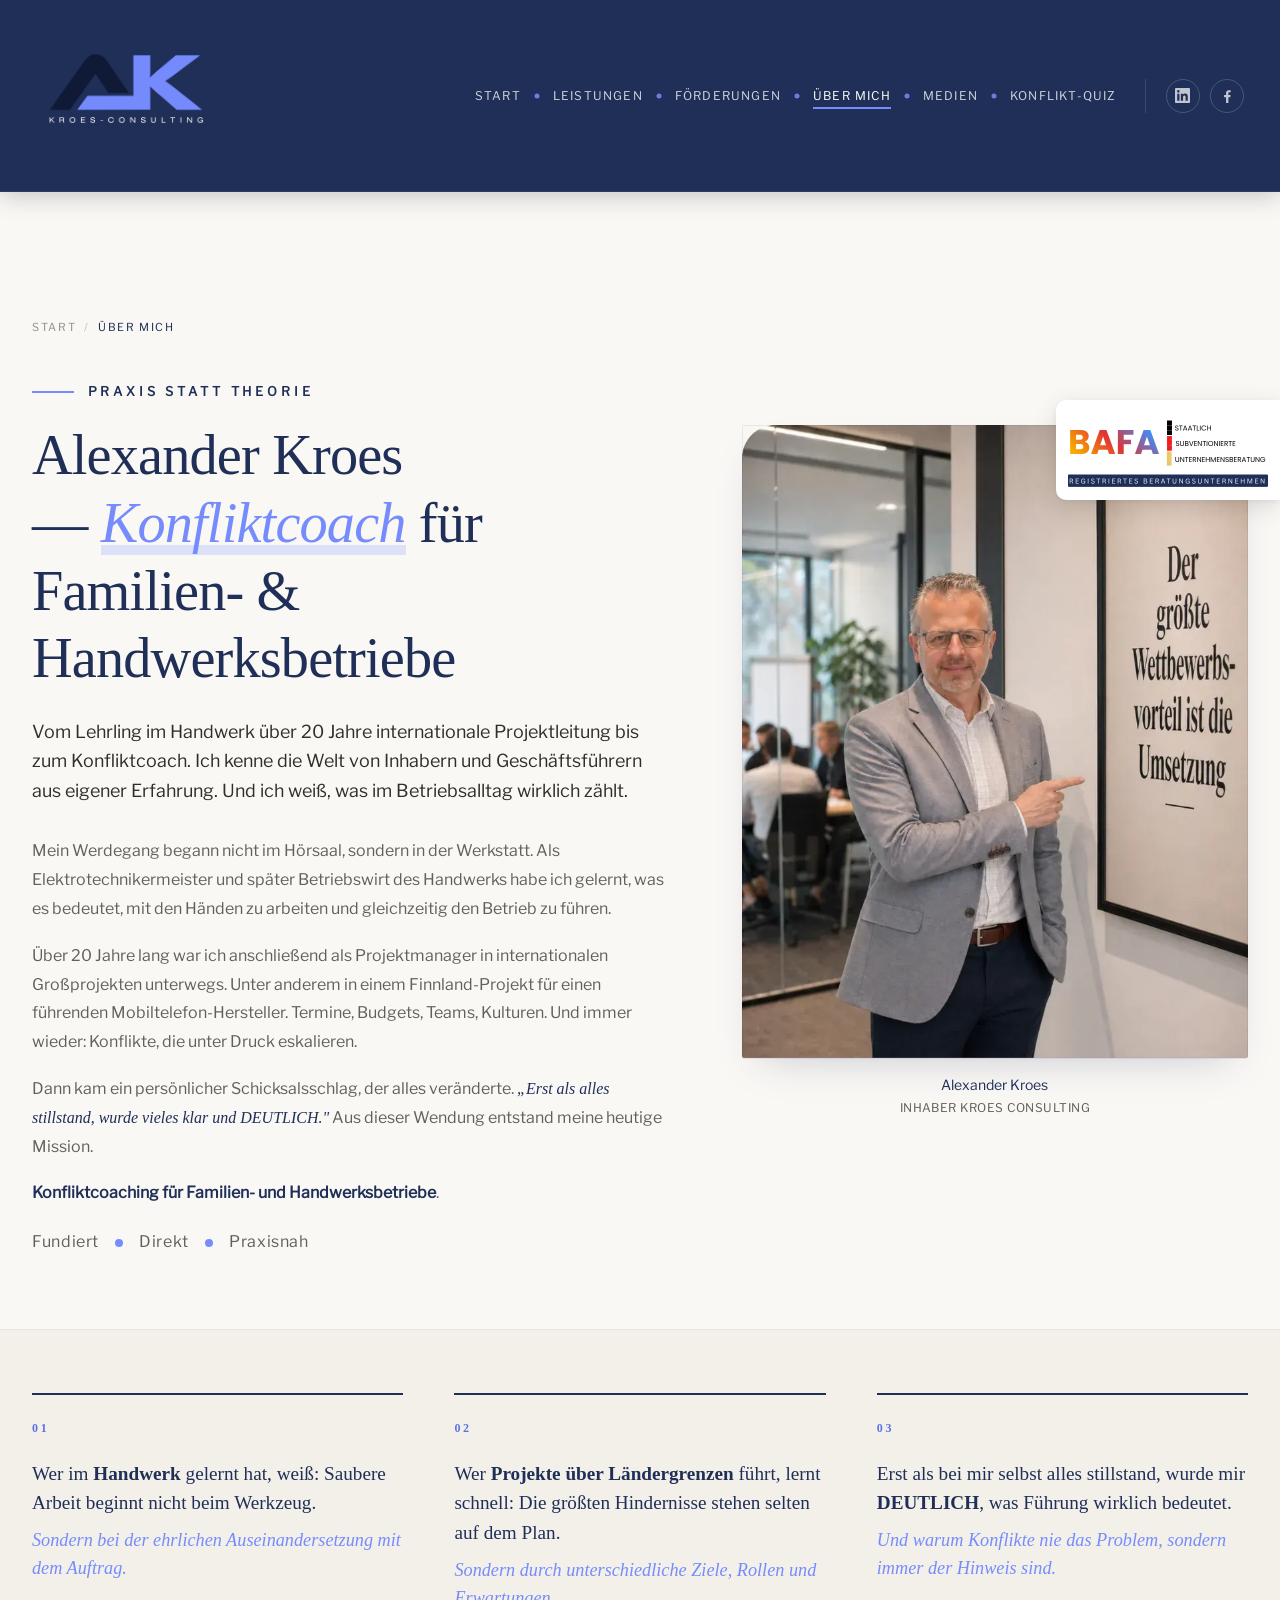
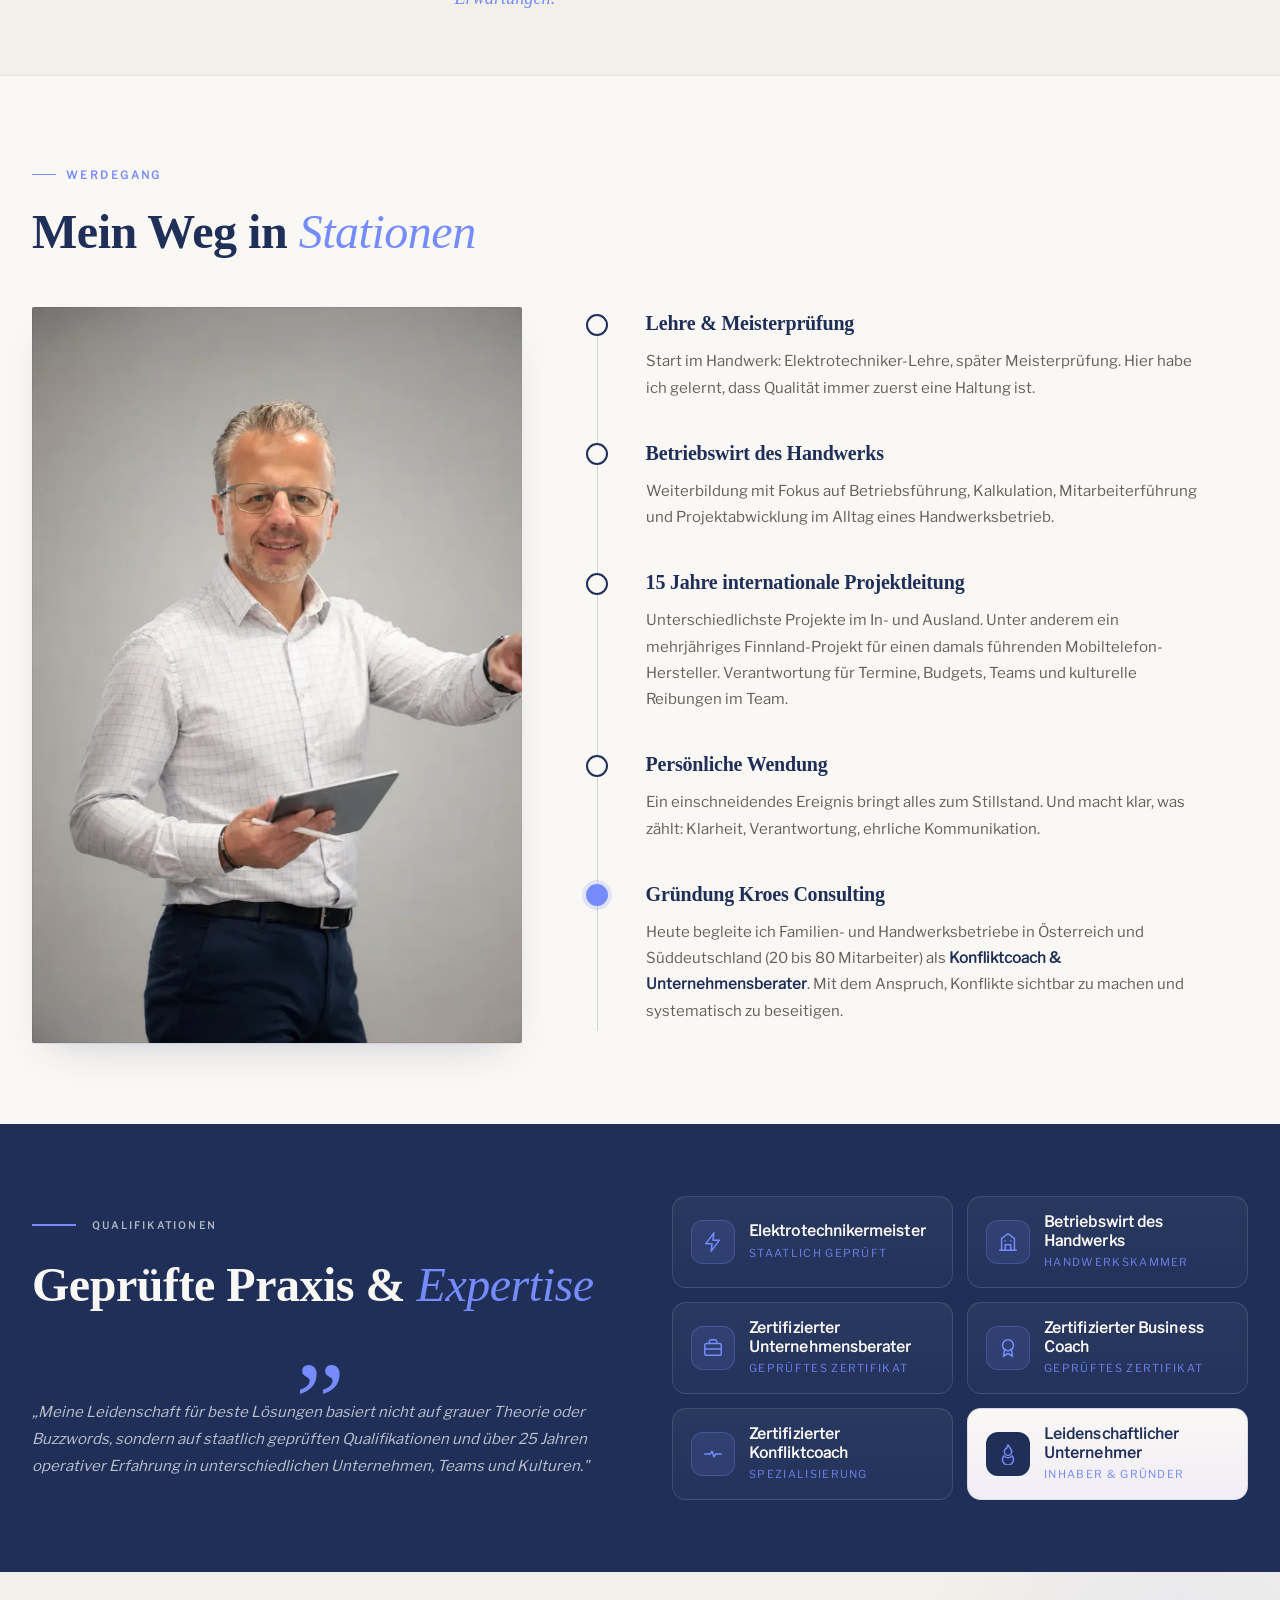
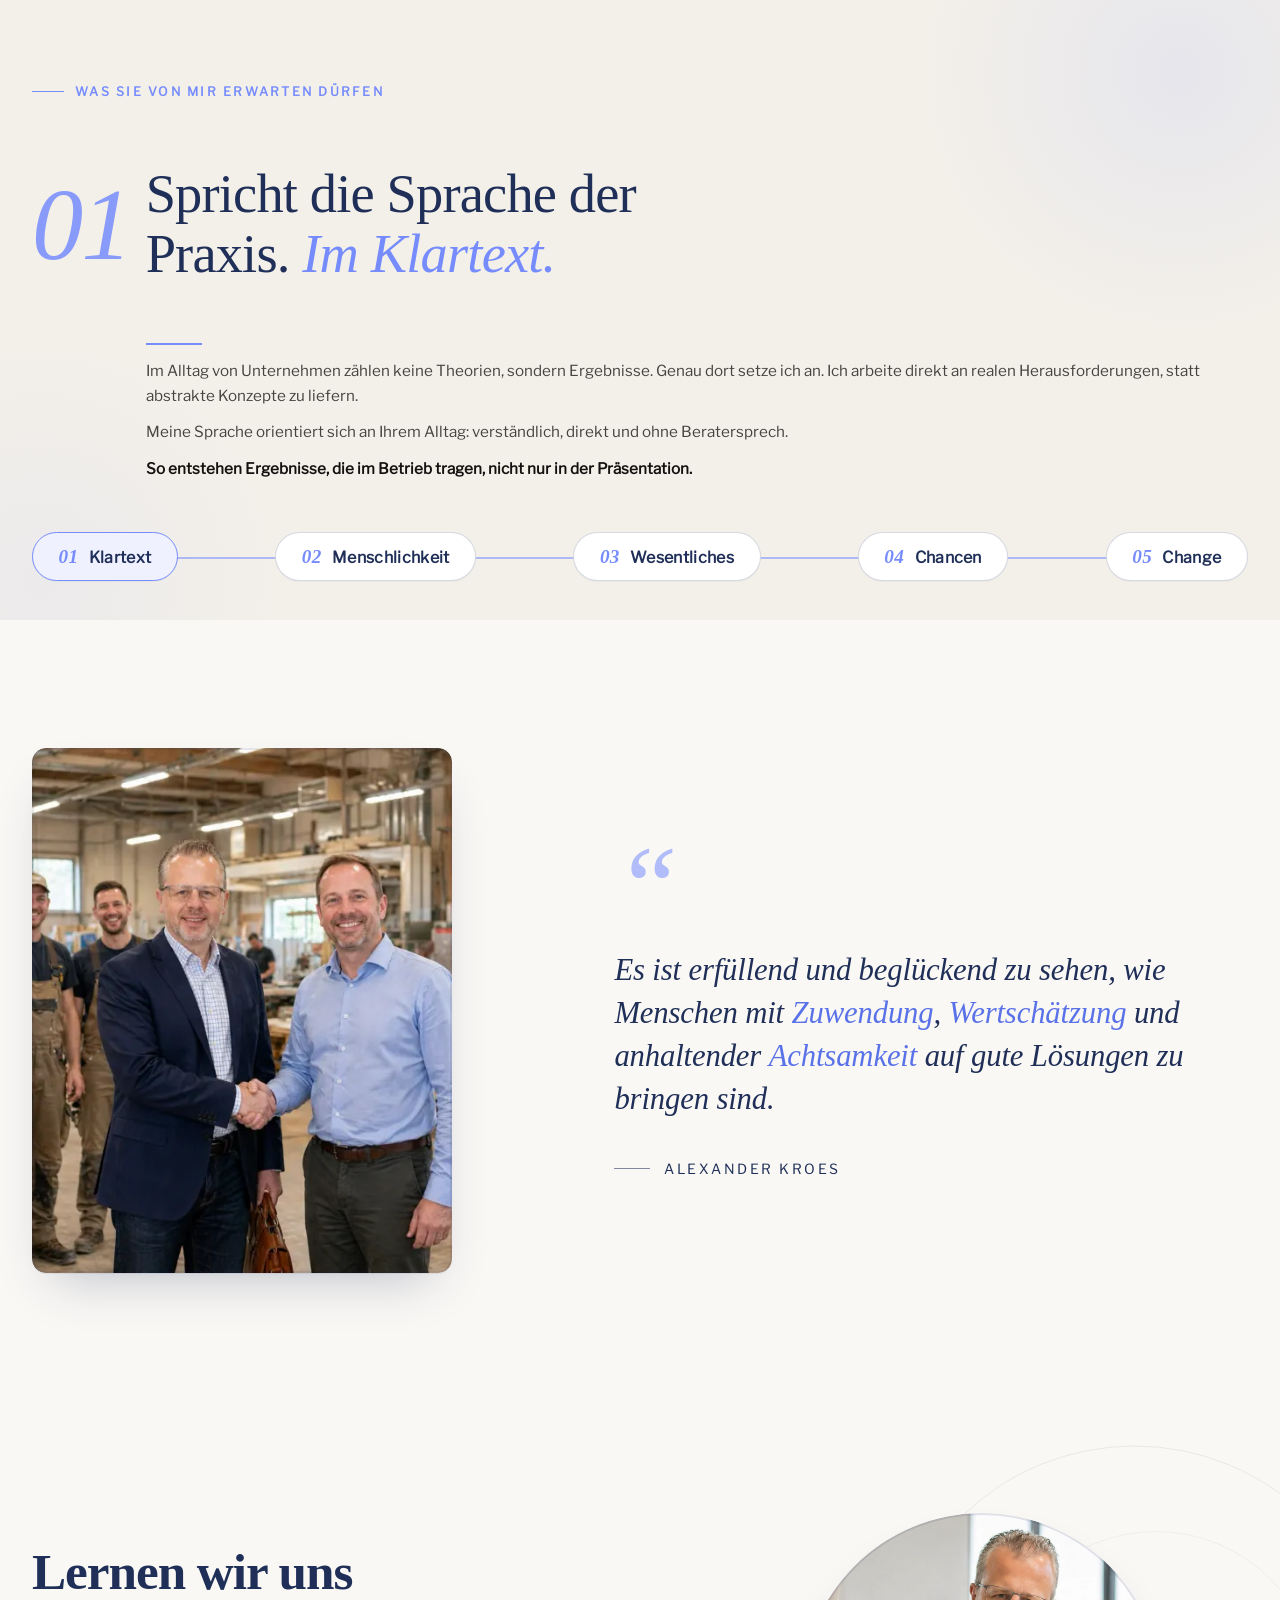
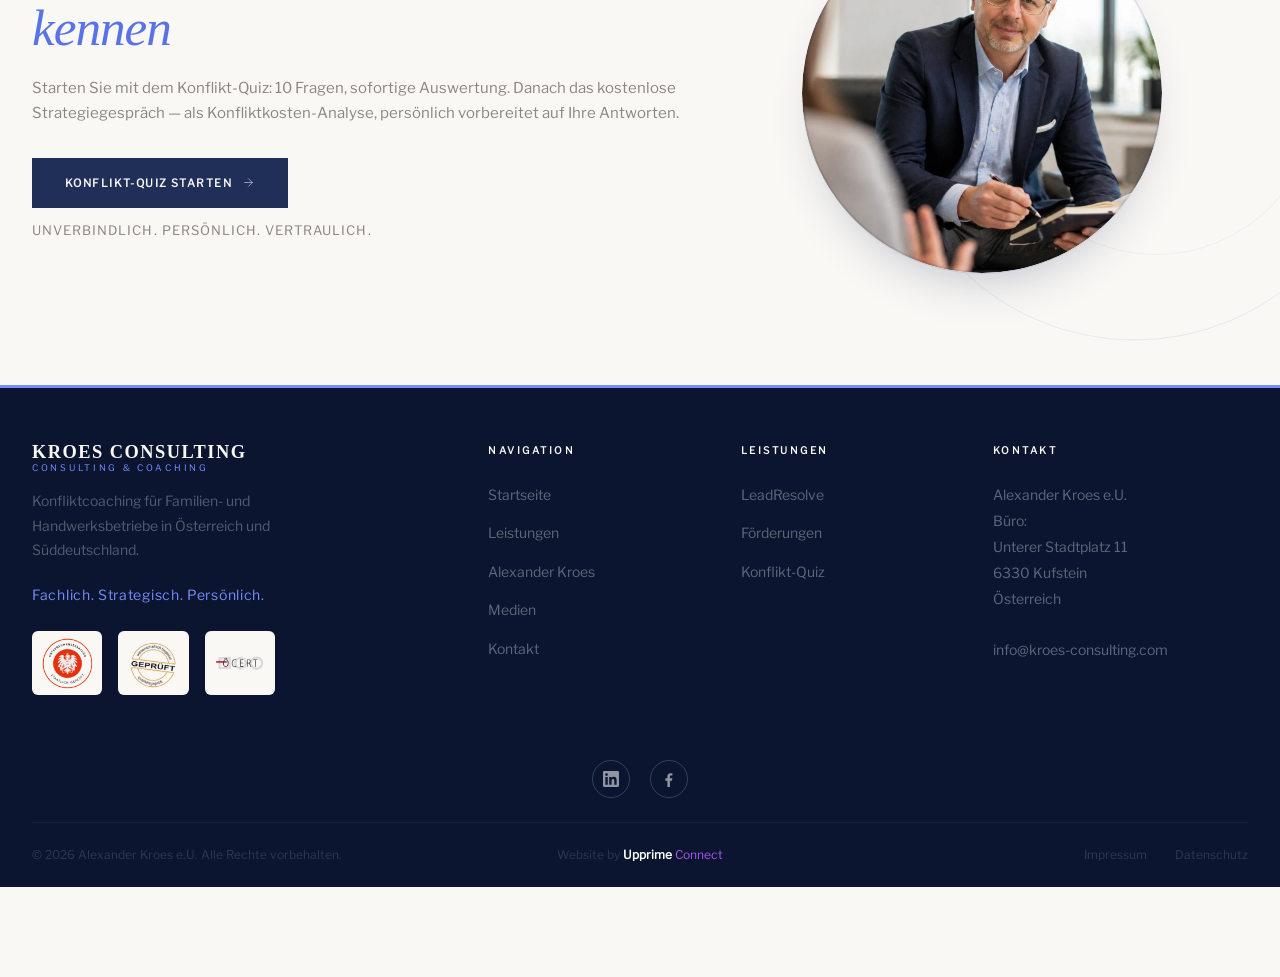
<file: ueber-uns.html>
<!DOCTYPE html>
<html lang="de-AT">
<head>
  <meta charset="UTF-8">
  <meta name="viewport" content="width=device-width, initial-scale=1.0">
  <title>Über mich – Alexander Kroes, Konfliktcoach für Familien- & Handwerksbetriebe</title>
  <link rel="preconnect" href="https://static.cloudflareinsights.com" crossorigin>
  <link rel="icon" type="image/svg+xml" href="assets/img/favicon.svg">
  <meta name="description" content="Alexander Kroes – Vom Lehrling im Handwerk über 15 Jahre internationale Projektleitung zum Konfliktcoach für Familien- und Handwerksbetriebe in AT + DE-Süd. Praxis statt Theorie.">
  <link rel="canonical" href="https://www.kroes-consulting.com/ueber-uns.html">

  <!-- Open Graph -->
  <meta property="og:title" content="Über mich – Alexander Kroes | Kroes Consulting">
  <meta property="og:description" content="Vom Lehrling im Handwerk über 15 Jahre internationale Projektleitung zum Konfliktcoach für Familien- und Handwerksbetriebe in AT + DE-Süd. Praxis statt Theorie.">
  <meta property="og:type" content="profile">
  <meta property="og:locale" content="de_AT">
  <meta property="og:url" content="https://www.kroes-consulting.com/ueber-uns.html">
  <meta property="og:image" content="https://www.kroes-consulting.com/assets/img/og-image.jpg">

  <!-- Twitter Card -->
  <meta name="twitter:card" content="summary_large_image">
  <meta name="twitter:title" content="Über mich – Alexander Kroes | Kroes Consulting">
  <meta name="twitter:description" content="Vom Handwerk über internationale Projektleitung zum Konfliktcoach für Familien- und Handwerksbetriebe in AT + DE-Süd.">

  <!-- Self-hosted Fonts via assets/css/style.css (DSGVO-konform) -->

  <!-- Styles -->
  <link rel="preload" href="assets/css/style.min.css?v=22" as="style" onload="this.onload=null;this.rel='stylesheet'">
  <noscript><link rel="stylesheet" href="assets/css/style.min.css?v=22"></noscript>

  <!-- JSON-LD: AboutPage + Person + Organization -->
  <script type="application/ld+json">
  {
    "@context": "https://schema.org",
    "@type": "AboutPage",
    "name": "Über Alexander Kroes",
    "url": "https://www.kroes-consulting.com/ueber-uns.html",
    "description": "Alexander Kroes – Konfliktcoach für Familien- und Handwerksbetriebe in AT + DE-Süd. Werdegang, Qualifikationen und Beratungsphilosophie.",
    "mainEntity": {
      "@type": "Person",
      "name": "Alexander Kroes",
      "jobTitle": "Konfliktcoach & Unternehmensberater",
      "description": "Konfliktcoach und Unternehmensberater für Familien- und Handwerksbetriebe in Österreich und Süddeutschland (20 bis 80 Mitarbeiter). Vom Lehrling im Handwerk über 15 Jahre internationale Projektleitung zur eigenen Beratung.",
      "worksFor": {
        "@type": "Organization",
        "name": "Alexander Kroes e.U.",
        "url": "https://www.kroes-consulting.com/"
      },
      "hasCredential": [
        { "@type": "EducationalOccupationalCredential", "name": "Elektrotechnikermeister" },
        { "@type": "EducationalOccupationalCredential", "name": "Betriebswirt des Handwerks" },
        { "@type": "EducationalOccupationalCredential", "name": "Zertifizierter Unternehmensberater" },
        { "@type": "EducationalOccupationalCredential", "name": "Zertifizierter Business Coach" },
        { "@type": "EducationalOccupationalCredential", "name": "Konfliktcoach" }
      ]
    }
  }
  </script>
  <script type="application/ld+json">
  {
    "@context": "https://schema.org",
    "@type": "BreadcrumbList",
    "itemListElement": [
      { "@type": "ListItem", "position": 1, "name": "Start", "item": "https://www.kroes-consulting.com/" },
      { "@type": "ListItem", "position": 2, "name": "Über mich", "item": "https://www.kroes-consulting.com/ueber-uns.html" }
    ]
  }
  </script>
</head>
<body>

  <!-- NAVIGATION -->
  <nav class="nav" id="nav" aria-label="Hauptnavigation">
    <div class="container nav-inner">
      <a href="index.html" class="nav-logo nav-logo-mark" aria-label="Kroes Consulting – Startseite">
        <img src="assets/img/logo.png" alt="Kroes Consulting" class="nav-logo-img" />
      </a>

      <div class="nav-end">
        <ul class="nav-links" role="list">
          <li><a href="index.html" class="nav-link">Start</a></li>
          <li><a href="leistungen.html" class="nav-link">Leistungen</a></li>
          <li><a href="foerderungen.html" class="nav-link">Förderungen</a></li>
          <li><a href="ueber-uns.html" class="nav-link active">Über mich</a></li>
          <li><a href="medien.html" class="nav-link">Medien</a></li>
          <li><a href="quiz.html" class="nav-link">Konflikt-Quiz</a></li>
        </ul>

        <div class="nav-social" aria-label="Social Media">
          <a href="https://www.linkedin.com/in/kroesconsulting/" target="_blank" rel="noopener" aria-label="Kroes Consulting auf LinkedIn">
            <svg viewBox="0 0 24 24" aria-hidden="true"><path d="M20.45 20.45h-3.56v-5.57c0-1.33-.03-3.04-1.85-3.04-1.86 0-2.14 1.45-2.14 2.95v5.66H9.34V9h3.42v1.56h.05c.48-.9 1.64-1.85 3.37-1.85 3.6 0 4.27 2.37 4.27 5.45v6.29zM5.34 7.43a2.07 2.07 0 1 1 0-4.14 2.07 2.07 0 0 1 0 4.14zM7.12 20.45H3.56V9h3.56v11.45zM22.22 0H1.77C.79 0 0 .77 0 1.72v20.56C0 23.23.79 24 1.77 24h20.45c.98 0 1.78-.77 1.78-1.72V1.72C24 .77 23.2 0 22.22 0z"/></svg>
          </a>
          <a href="https://www.facebook.com/kroesconsulting" target="_blank" rel="noopener" aria-label="Kroes Consulting auf Facebook">
            <svg viewBox="0 0 24 24" aria-hidden="true"><path d="M13.4 23.91v-9.29h3.12l.47-3.62H13.4V8.69c0-1.05.29-1.76 1.79-1.76h1.91V3.69c-.33-.04-1.47-.14-2.79-.14-2.76 0-4.65 1.69-4.65 4.78V11H6.54v3.62h3.11v9.29h3.76z"/></svg>
          </a>
        </div>
      </div>

      <button class="nav-toggle" id="navToggle" aria-label="Menü öffnen" aria-expanded="false">
        <span></span><span></span><span></span>
      </button>
    </div>
  </nav>

  <!-- Mobile Menü -->
  <div class="mobile-menu" id="mobileMenu" aria-hidden="true" role="dialog" aria-label="Mobilnavigation">
    <a href="index.html">Start</a>
    <a href="leistungen.html">Leistungen</a>
    <a href="foerderungen.html">Förderungen</a>
    <a href="ueber-uns.html">Über mich</a>
    <a href="medien.html">Medien</a>
    <a href="quiz.html">Konflikt-Quiz</a>
    <a href="kontakt.html" class="accent">Kontakt</a>
    <div class="mobile-menu-social" aria-label="Social Media">
      <a href="https://www.linkedin.com/in/kroesconsulting/" target="_blank" rel="noopener" aria-label="LinkedIn">
        <svg viewBox="0 0 24 24" aria-hidden="true"><path d="M20.45 20.45h-3.56v-5.57c0-1.33-.03-3.04-1.85-3.04-1.86 0-2.14 1.45-2.14 2.95v5.66H9.34V9h3.42v1.56h.05c.48-.9 1.64-1.85 3.37-1.85 3.6 0 4.27 2.37 4.27 5.45v6.29zM5.34 7.43a2.07 2.07 0 1 1 0-4.14 2.07 2.07 0 0 1 0 4.14zM7.12 20.45H3.56V9h3.56v11.45zM22.22 0H1.77C.79 0 0 .77 0 1.72v20.56C0 23.23.79 24 1.77 24h20.45c.98 0 1.78-.77 1.78-1.72V1.72C24 .77 23.2 0 22.22 0z"/></svg>
      </a>
      <a href="https://www.facebook.com/kroesconsulting" target="_blank" rel="noopener" aria-label="Facebook">
        <svg viewBox="0 0 24 24" aria-hidden="true"><path d="M13.4 23.91v-9.29h3.12l.47-3.62H13.4V8.69c0-1.05.29-1.76 1.79-1.76h1.91V3.69c-.33-.04-1.47-.14-2.79-.14-2.76 0-4.65 1.69-4.65 4.78V11H6.54v3.62h3.11v9.29h3.76z"/></svg>
      </a>
    </div>
    <p class="mobile-menu-footer">Kroes Consulting · Tirol · Österreich</p>
  </div>

  <main>

    <!-- ABOUT HERO — Wydra-Style: Text links, Portrait rechts -->
    <section class="about-hero" aria-labelledby="about-hero-heading">
      <div class="container">
        <nav class="breadcrumb breadcrumb-light" aria-label="Seitenpfad">
          <a href="index.html">Start</a>
          <span class="sep" aria-hidden="true">/</span>
          <span class="current">Über mich</span>
        </nav>
        <div class="about-hero-grid">

          <div class="about-hero-content">
            <div class="eyebrow-row">
              <span class="peri-rule" aria-hidden="true"></span>
              <span class="t-label">Praxis statt Theorie</span>
            </div>

            <h1 class="about-hero-title reveal" id="about-hero-heading">
              Alexander Kroes
              <span class="row2">— <em>Konfliktcoach</em> für Familien- &amp; Handwerksbetriebe</span>
            </h1>

            <p class="about-hero-lead reveal d-1">
              Vom Lehrling im Handwerk über 20 Jahre internationale Projektleitung bis zum Konfliktcoach. Ich kenne die Welt von Inhabern und Geschäftsführern aus eigener Erfahrung. Und ich weiß, was im Betriebsalltag wirklich zählt.
            </p>

            <div class="about-hero-bio reveal d-2">
              <p>
                Mein Werdegang begann nicht im Hörsaal, sondern in der Werkstatt. Als Elektrotechnikermeister und später Betriebswirt des Handwerks habe ich gelernt, was es bedeutet, mit den Händen zu arbeiten und gleichzeitig den Betrieb zu führen.
              </p>
              <p>
                Über 20 Jahre lang war ich anschließend als Projektmanager in internationalen Großprojekten unterwegs. Unter anderem in einem Finnland-Projekt für einen führenden Mobiltelefon-Hersteller. Termine, Budgets, Teams, Kulturen. Und immer wieder: Konflikte, die unter Druck eskalieren.
              </p>
              <p>
                Dann kam ein persönlicher Schicksalsschlag, der alles veränderte. <em>„Erst als alles stillstand, wurde vieles klar und DEUTLICH."</em> Aus dieser Wendung entstand meine heutige Mission.
              </p>
              <p>
                <strong>Konfliktcoaching für Familien- und Handwerksbetriebe</strong>.
              </p>
              <p class="about-hero-tagline">
                <span>Fundiert</span>
                <span class="dot" aria-hidden="true"></span>
                <span>Direkt</span>
                <span class="dot" aria-hidden="true"></span>
                <span>Praxisnah</span>
              </p>
            </div>
          </div>

          <div class="about-hero-portrait reveal">
            <div class="about-hero-portrait-frame">
              <img src="assets/img/alexander-kroes.webp" alt="Alexander Kroes – Konfliktcoach &amp; Unternehmensberater" loading="lazy" decoding="async" width="760" height="1140" onerror="this.style.display='none';this.parentElement.classList.add('no-img');">
              <div class="about-hero-portrait-fallback" aria-hidden="true">
                <span class="ak-mark"><span class="ak-mark-inner">AK</span></span>
              </div>
            </div>
            <p class="about-hero-portrait-cap">Alexander Kroes<br><span>Inhaber Kroes Consulting</span></p>
          </div>

        </div>
      </div>
    </section>

    <!-- INSIGHTS — 3 italicized statements (Wydra-Style Bullets) -->
    <section class="about-insights" aria-labelledby="insights-heading">
      <div class="container">
        <h2 class="visually-hidden" id="insights-heading">Was ich aus 25 Jahren Praxis mitgenommen habe</h2>

        <ul class="about-insights-list" role="list">
          <li class="about-insight reveal">
            <span class="about-insight-num" aria-hidden="true">01</span>
            <p>
              Wer im <strong>Handwerk</strong> gelernt hat, weiß: Saubere Arbeit beginnt nicht beim Werkzeug. <em>Sondern bei der ehrlichen Auseinandersetzung mit dem Auftrag.</em>
            </p>
          </li>
          <li class="about-insight reveal d-1">
            <span class="about-insight-num" aria-hidden="true">02</span>
            <p>
              Wer <strong>Projekte über Ländergrenzen</strong> führt, lernt schnell: Die größten Hindernisse stehen selten auf dem Plan. <em>Sondern durch unterschiedliche Ziele, Rollen und Erwartungen.</em>
            </p>
          </li>
          <li class="about-insight reveal d-2">
            <span class="about-insight-num" aria-hidden="true">03</span>
            <p>
              Erst als bei mir selbst alles stillstand, wurde mir <strong>DEUTLICH</strong>, was Führung wirklich bedeutet. <em>Und warum Konflikte nie das Problem, sondern immer der Hinweis sind.</em>
            </p>
          </li>
        </ul>
      </div>
    </section>

    <!-- STATIONEN — Vertikale Timeline -->
    <section class="about-stations" aria-labelledby="stations-heading">
      <div class="container">
        <div class="about-stations-head v1-bento-head">
          <div class="section-tag-v2"><span class="section-tag-v2-line"></span>Werdegang</div>
          <h2 class="v1-bento-h2 reveal" id="stations-heading">
            Mein Weg in <em>Stationen</em>
          </h2>
        </div>

        <div class="about-stations-grid">
          <figure class="about-stations-figure reveal" aria-hidden="true">
            <img src="assets/img/alexander-kroes-3.webp" alt="Alexander Kroes" loading="lazy" decoding="async" />
          </figure>

          <ol class="about-stations-list" aria-label="Berufliche Stationen">
            <li class="about-station reveal">
              <div class="about-station-marker" aria-hidden="true"></div>
              <div class="about-station-body">
                <h3>Lehre &amp; Meisterprüfung</h3>
                <p>Start im Handwerk: Elektrotechniker-Lehre, später Meisterprüfung. Hier habe ich gelernt, dass Qualität immer zuerst eine Haltung ist.</p>
              </div>
            </li>
            <li class="about-station reveal d-1">
              <div class="about-station-marker" aria-hidden="true"></div>
              <div class="about-station-body">
                <h3>Betriebswirt des Handwerks</h3>
                <p>Weiterbildung mit Fokus auf Betriebsführung, Kalkulation, Mitarbeiterführung und Projektabwicklung im Alltag eines Handwerksbetrieb.</p>
              </div>
            </li>
            <li class="about-station reveal d-2">
              <div class="about-station-marker" aria-hidden="true"></div>
              <div class="about-station-body">
                <h3>15 Jahre internationale Projektleitung</h3>
                <p>Unterschiedlichste Projekte im In- und Ausland. Unter anderem ein mehrjähriges Finnland-Projekt für einen damals führenden Mobiltelefon-Hersteller. Verantwortung für Termine, Budgets, Teams und kulturelle Reibungen im Team.</p>
              </div>
            </li>
            <li class="about-station reveal d-3">
              <div class="about-station-marker" aria-hidden="true"></div>
              <div class="about-station-body">
                <h3>Persönliche Wendung</h3>
                <p>Ein einschneidendes Ereignis bringt alles zum Stillstand. Und macht klar, was zählt: Klarheit, Verantwortung, ehrliche Kommunikation.</p>
              </div>
            </li>
            <li class="about-station reveal d-4">
              <div class="about-station-marker is-active" aria-hidden="true"></div>
              <div class="about-station-body">
                <h3>Gründung Kroes Consulting</h3>
                <p>Heute begleite ich Familien- und Handwerksbetriebe in Österreich und Süddeutschland (20 bis 80 Mitarbeiter) als <strong>Konfliktcoach &amp; Unternehmensberater</strong>. Mit dem Anspruch, Konflikte sichtbar zu machen und systematisch zu beseitigen.</p>
              </div>
            </li>
          </ol>
        </div>
      </div>
    </section>

    <!-- QUALIFIKATIONEN -->
    <section class="about-quals" aria-labelledby="quals-heading">
      <div class="container">
        <div class="about-quals-grid">
          <div>
            <div class="eyebrow-row">
              <span class="peri-rule" aria-hidden="true"></span>
              <span class="t-label">Qualifikationen</span>
            </div>
            <h2 class="v1-bento-h2 reveal" id="quals-heading">
              Geprüfte Praxis &amp; <em>Expertise</em>
            </h2>
            <span class="about-quals-quote-mark reveal d-1" aria-hidden="true">&bdquo;</span>
            <p class="t-body reveal d-2" style="margin-top:0.75rem; font-style:italic;">
              „Meine Leidenschaft für beste Lösungen basiert nicht auf grauer Theorie oder Buzzwords, sondern auf staatlich geprüften Qualifikationen und über 25 Jahren operativer Erfahrung in unterschiedlichen Unternehmen, Teams und Kulturen."
            </p>
          </div>

          <ul class="about-qual-cards" role="list">
            <li class="about-qual-card reveal">
              <span class="about-qual-card-icon" aria-hidden="true">
                <svg viewBox="0 0 24 24" fill="none" stroke="currentColor" stroke-width="1.6" stroke-linecap="round" stroke-linejoin="round">
                  <path d="M13 2 4 14h7l-1 8 9-12h-7l1-8z"/>
                </svg>
              </span>
              <div class="about-qual-card-text">
                <span class="about-qual-card-title">Elektrotechnikermeister</span>
                <span class="about-qual-card-meta">Staatlich geprüft</span>
              </div>
              <span class="about-qual-card-shine" aria-hidden="true"></span>
            </li>
            <li class="about-qual-card reveal d-1">
              <span class="about-qual-card-icon" aria-hidden="true">
                <svg viewBox="0 0 24 24" fill="none" stroke="currentColor" stroke-width="1.6" stroke-linecap="round" stroke-linejoin="round">
                  <path d="M3 21h18"/>
                  <path d="M5 21V8l7-5 7 5v13"/>
                  <path d="M9 21v-6h6v6"/>
                  <path d="M9 11h.01M15 11h.01"/>
                </svg>
              </span>
              <div class="about-qual-card-text">
                <span class="about-qual-card-title">Betriebswirt des Handwerks</span>
                <span class="about-qual-card-meta">Handwerkskammer</span>
              </div>
              <span class="about-qual-card-shine" aria-hidden="true"></span>
            </li>
            <li class="about-qual-card reveal d-2">
              <span class="about-qual-card-icon" aria-hidden="true">
                <svg viewBox="0 0 24 24" fill="none" stroke="currentColor" stroke-width="1.6" stroke-linecap="round" stroke-linejoin="round">
                  <rect x="3" y="7" width="18" height="13" rx="2"/>
                  <path d="M8 7V5a2 2 0 0 1 2-2h4a2 2 0 0 1 2 2v2"/>
                  <path d="M3 13h18"/>
                </svg>
              </span>
              <div class="about-qual-card-text">
                <span class="about-qual-card-title">Zertifizierter Unternehmensberater</span>
                <span class="about-qual-card-meta">Geprüftes Zertifikat</span>
              </div>
              <span class="about-qual-card-shine" aria-hidden="true"></span>
            </li>
            <li class="about-qual-card reveal d-3">
              <span class="about-qual-card-icon" aria-hidden="true">
                <svg viewBox="0 0 24 24" fill="none" stroke="currentColor" stroke-width="1.6" stroke-linecap="round" stroke-linejoin="round">
                  <circle cx="12" cy="9" r="6"/>
                  <path d="M8.5 13 7 21l5-3 5 3-1.5-8"/>
                </svg>
              </span>
              <div class="about-qual-card-text">
                <span class="about-qual-card-title">Zertifizierter Business Coach</span>
                <span class="about-qual-card-meta">Geprüftes Zertifikat</span>
              </div>
              <span class="about-qual-card-shine" aria-hidden="true"></span>
            </li>
            <li class="about-qual-card reveal d-4">
              <span class="about-qual-card-icon" aria-hidden="true">
                <svg viewBox="0 0 24 24" fill="none" stroke="currentColor" stroke-width="1.6" stroke-linecap="round" stroke-linejoin="round">
                  <path d="M3 12h6l2-3 2 6 2-3h6"/>
                </svg>
              </span>
              <div class="about-qual-card-text">
                <span class="about-qual-card-title">Zertifizierter Konfliktcoach</span>
                <span class="about-qual-card-meta">Spezialisierung</span>
              </div>
              <span class="about-qual-card-shine" aria-hidden="true"></span>
            </li>
            <li class="about-qual-card about-qual-card--accent reveal d-5">
              <span class="about-qual-card-icon" aria-hidden="true">
                <svg viewBox="0 0 24 24" fill="none" stroke="currentColor" stroke-width="1.6" stroke-linecap="round" stroke-linejoin="round">
                  <path d="M12 2c1.5 3 4 4.5 4 7.5a4 4 0 0 1-8 0c0-1.5.5-2.5 1.5-3.5C10.5 7 11 4.5 12 2z"/>
                  <path d="M7.5 14a6 6 0 1 0 9 0c-1 1.5-2.5 2-4.5 2s-3.5-.5-4.5-2z"/>
                </svg>
              </span>
              <div class="about-qual-card-text">
                <span class="about-qual-card-title">Leidenschaftlicher Unternehmer</span>
                <span class="about-qual-card-meta">Inhaber &amp; Gründer</span>
              </div>
              <span class="about-qual-card-shine" aria-hidden="true"></span>
            </li>
          </ul>
        </div>
      </div>
    </section>

    <!-- MANIFEST-STRIP — Was Sie von mir erwarten dürfen -->
    <section class="v1-manifest" aria-label="Was Sie von mir erwarten dürfen">
      <div class="container">
        <div class="v1-manifest-tag">Was Sie von mir erwarten dürfen</div>

        <div class="v1-manifest-stage">
          <article class="v1-manifest-slide is-active" data-idx="0" role="group" aria-roledescription="slide">
            <div class="v1-manifest-num">01</div>
            <h2 class="v1-manifest-title">Spricht die Sprache der Praxis. <em>Im Klartext.</em></h2>
            <div class="v1-manifest-body">
              <hr class="v1-manifest-rule" aria-hidden="true">
              <p class="v1-manifest-text">Im Alltag von Unternehmen zählen keine Theorien, sondern Ergebnisse. Genau dort setze ich an. Ich arbeite direkt an realen Herausforderungen, statt abstrakte Konzepte zu liefern.</p>
              <p class="v1-manifest-text">Meine Sprache orientiert sich an Ihrem Alltag: verst&auml;ndlich, direkt und ohne Beratersprech.</p>
              <p class="v1-manifest-text">So entstehen Ergebnisse, die im Betrieb tragen, nicht nur in der Pr&auml;sentation.</p>
            </div>
          </article>
          <article class="v1-manifest-slide" data-idx="1" role="group" aria-roledescription="slide">
            <div class="v1-manifest-num">02</div>
            <h2 class="v1-manifest-title">Zertifiziert. Spezialisiert. Erfahren. <em>Mensch.</em></h2>
            <div class="v1-manifest-body">
              <hr class="v1-manifest-rule" aria-hidden="true">
              <p class="v1-manifest-text">Hinter jeder Qualifikation steht ein klarer Qualit&auml;tsanspruch an meine Arbeit. Durch gezielte Spezialisierung l&ouml;se ich Probleme nicht oberfl&auml;chlich, sondern nachhaltig.</p>
              <p class="v1-manifest-text">Fachwissen schafft Vertrauen, aber erst der Mensch dahinter macht Ver&auml;nderung m&ouml;glich.</p>
              <p class="v1-manifest-text">Ich begegne Inhabern und Teams auf Augenh&ouml;he: fachlich fundiert und pers&ouml;nlich greifbar.</p>
            </div>
          </article>
          <article class="v1-manifest-slide" data-idx="2" role="group" aria-roledescription="slide">
            <div class="v1-manifest-num">03</div>
            <h2 class="v1-manifest-title">Erkennt, was wirklich zählt. <em>Und was nicht.</em></h2>
            <div class="v1-manifest-body">
              <hr class="v1-manifest-rule" aria-hidden="true">
              <p class="v1-manifest-text">Komplexit&auml;t wird bei mir nicht verwaltet, sondern reduziert. Ich filtere heraus, was entscheidend ist, und benenne es klar.</p>
              <p class="v1-manifest-text">Statt Symptome zu pflegen, identifiziere ich die Hebel, an denen Ver&auml;nderung wirklich beginnt.</p>
              <p class="v1-manifest-text">Das spart Zeit, Energie und vermeidet teure Umwege.</p>
            </div>
          </article>
          <article class="v1-manifest-slide" data-idx="3" role="group" aria-roledescription="slide">
            <div class="v1-manifest-num">04</div>
            <h2 class="v1-manifest-title">Macht aus Konflikten <em>Chancen</em> für alle Beteiligten.</h2>
            <div class="v1-manifest-body">
              <hr class="v1-manifest-rule" aria-hidden="true">
              <p class="v1-manifest-text">Konflikte sind selten das eigentliche Problem, sondern ein Hinweis auf tiefere Ursachen. Wenn diese Ursachen offengelegt werden, entsteht Raum f&uuml;r Verst&auml;ndigung und Neuausrichtung.</p>
              <p class="v1-manifest-text">Ein gut gef&uuml;hrter Konflikt ist kein Risiko, sondern ein Wendepunkt.</p>
              <p class="v1-manifest-text">Aus klar benannten Spannungen entstehen Vereinbarungen, die ein Team langfristig st&auml;rken.</p>
            </div>
          </article>
          <article class="v1-manifest-slide" data-idx="4" role="group" aria-roledescription="slide">
            <div class="v1-manifest-num">05</div>
            <h2 class="v1-manifest-title">Erfahrung. Führung. Für echte <em>Change-Prozesse.</em></h2>
            <div class="v1-manifest-body">
              <hr class="v1-manifest-rule" aria-hidden="true">
              <p class="v1-manifest-text">Erfahrung zeigt, wie Organisationen tats&auml;chlich auf Ver&auml;nderung reagieren. F&uuml;hrung sorgt daf&uuml;r, dass dieser Prozess aktiv gesteuert und nicht dem Zufall &uuml;berlassen wird.</p>
              <p class="v1-manifest-text">20 Jahre Praxis im Handwerk und Projektmanagement zeigen mir, wo Ver&auml;nderung gelingt und wo sie scheitert.</p>
              <p class="v1-manifest-text">Diese Erfahrung gebe ich an Inhaber weiter, die ihr Unternehmen aktiv gestalten wollen.</p>
            </div>
          </article>
        </div>

        <div class="v1-manifest-nav" role="tablist" aria-label="Manifest-Navigation">
          <button type="button" class="v1-manifest-dot is-active" data-target="0" role="tab" aria-selected="true"><span>01</span> Klartext</button>
          <button type="button" class="v1-manifest-dot" data-target="1" role="tab" aria-selected="false"><span>02</span> Menschlichkeit</button>
          <button type="button" class="v1-manifest-dot" data-target="2" role="tab" aria-selected="false"><span>03</span> Wesentliches</button>
          <button type="button" class="v1-manifest-dot" data-target="3" role="tab" aria-selected="false"><span>04</span> Chancen</button>
          <button type="button" class="v1-manifest-dot" data-target="4" role="tab" aria-selected="false"><span>05</span> Change</button>
        </div>
      </div>
    </section>

    <!-- CREDO — Persönliches Pull-Quote -->
    <section class="about-credo" aria-label="Persönliches Credo">
      <div class="container">
        <div class="about-credo-grid">
          <div class="about-credo-media cta-portrait-media cta-portrait-media--rect reveal" aria-hidden="true">
            <img src="assets/img/alexander-kroes-18.webp" alt="Alexander Kroes" width="1022" height="1280" loading="lazy" decoding="async">
          </div>
          <figure class="about-credo-figure reveal">
            <span class="about-credo-mark" aria-hidden="true">&ldquo;</span>
            <blockquote class="about-credo-quote">
              Es ist erfüllend und beglückend zu sehen, wie Menschen mit <em>Zuwendung</em>, <em>Wertschätzung</em> und anhaltender <em>Achtsamkeit</em> auf gute Lösungen zu bringen sind.
            </blockquote>
            <figcaption class="about-credo-cite">
              <span class="about-credo-dash" aria-hidden="true"></span>
              <span>Alexander Kroes</span>
            </figcaption>
          </figure>
        </div>
      </div>
    </section>

    <!-- CTA — Portrait + Button -->
    <section class="cta-section cta-section--portrait" aria-labelledby="cta-heading">
      <div class="container">
        <div class="cta-portrait-grid">
          <div class="cta-portrait-content">
            <h2 id="cta-heading" class="reveal">
              Lernen wir uns<br><em>kennen</em>
            </h2>
            <p class="cta-sub reveal d-1">
              Starten Sie mit dem Konflikt-Quiz: 10 Fragen, sofortige Auswertung. Danach das kostenlose Strategiegespräch — als Konfliktkosten-Analyse, persönlich vorbereitet auf Ihre Antworten.
            </p>
            <div class="cta-portrait-action reveal d-2">
              <a href="quiz.html" class="btn btn-navy">
                Konflikt-Quiz starten
                <svg viewBox="0 0 24 24" aria-hidden="true"><path d="M5 12h14M12 5l7 7-7 7"/></svg>
              </a>
              <span class="cta-portrait-action-sub">Unverbindlich. Persönlich. Vertraulich.</span>
            </div>
          </div>
          <figure class="cta-portrait-media reveal">
            <img src="assets/img/alexander-kroes-2.webp"
                 alt="Alexander Kroes &mdash; Inhaber von Kroes Consulting"
                 loading="lazy" decoding="async"
                 width="600" height="720">
          </figure>
        </div>
      </div>
    </section>
  </main>

  <!-- FOOTER -->
  <footer class="footer" role="contentinfo">
    <div class="container">
      <div class="footer-main">
        <div class="footer-brand">
          <div class="nav-logo" style="margin-bottom: 0.25rem;">
            <span class="nav-logo-name" style="color: var(--warm-50);">Kroes Consulting</span>
            <span class="nav-logo-sub">Consulting & Coaching</span>
          </div>
          <p>Konfliktcoaching für Familien- und Handwerksbetriebe in Österreich und Süddeutschland.</p>
          <p class="footer-tagline">Fachlich. Strategisch. Persönlich.</p>
          <div class="footer-certificates footer-certificates--start">
            <img src="assets/img/kroes%20consulting%20-%20staatlich%20gepr%C3%BCft%20.png" alt="Kroes Consulting — staatlich geprüft" loading="lazy">
            <img src="assets/img/kroes%20consulting%20-%20staatlich%20gepr%C3%BCft%20-%20ppc.png" alt="Kroes Consulting — staatlich geprüft, PPC" loading="lazy">
            <img src="assets/img/kroes%20consulting%20-%20staatlich%20gepr%C3%BCft%20-%20%C3%B6cert%20.png" alt="Kroes Consulting — staatlich geprüft, ÖCERT" loading="lazy">
          </div>
        </div>
        <div class="footer-col"><p class="footer-col-title">Navigation</p>
          <ul class="footer-links" role="list">
            <li><a href="index.html">Startseite</a></li>
            <li><a href="leistungen.html">Leistungen</a></li>
            <li><a href="ueber-uns.html">Alexander Kroes</a></li>
            <li><a href="medien.html">Medien</a></li>
            <li><a href="kontakt.html">Kontakt</a></li>
          </ul></div>
        <div class="footer-col"><p class="footer-col-title">Leistungen</p>
          <ul class="footer-links" role="list">
            <li><a href="leadresolve.html">LeadResolve</a></li>
            <li><a href="foerderungen.html">Förderungen</a></li>
            <li><a href="quiz.html">Konflikt-Quiz</a></li>
          </ul></div>
        <div class="footer-col"><p class="footer-col-title">Kontakt</p>
          <div class="footer-contact"><p>Alexander Kroes e.U.<br>Büro:<br>Unterer Stadtplatz 11<br>6330 Kufstein<br>Österreich<br><br><a href="mailto:info@kroes-consulting.com" style="color:inherit;">info@kroes-consulting.com</a></p></div></div>
      </div>
      <div class="footer-social-row" aria-label="Social Media">
        <a href="https://www.linkedin.com/in/kroesconsulting/" target="_blank" rel="noopener" aria-label="Kroes Consulting auf LinkedIn">
          <svg viewBox="0 0 24 24" aria-hidden="true"><path d="M20.45 20.45h-3.56v-5.57c0-1.33-.03-3.04-1.85-3.04-1.86 0-2.14 1.45-2.14 2.95v5.66H9.34V9h3.42v1.56h.05c.48-.9 1.64-1.85 3.37-1.85 3.6 0 4.27 2.37 4.27 5.45v6.29zM5.34 7.43a2.07 2.07 0 1 1 0-4.14 2.07 2.07 0 0 1 0 4.14zM7.12 20.45H3.56V9h3.56v11.45zM22.22 0H1.77C.79 0 0 .77 0 1.72v20.56C0 23.23.79 24 1.77 24h20.45c.98 0 1.78-.77 1.78-1.72V1.72C24 .77 23.2 0 22.22 0z"/></svg>
        </a>
        <a href="https://www.facebook.com/kroesconsulting/" target="_blank" rel="noopener" aria-label="Kroes Consulting auf Facebook">
          <svg viewBox="0 0 24 24" aria-hidden="true"><path d="M13.4 23.91v-9.29h3.12l.47-3.62H13.4V8.69c0-1.05.29-1.76 1.79-1.76h1.91V3.69c-.33-.04-1.47-.14-2.79-.14-2.76 0-4.65 1.69-4.65 4.78V11H6.54v3.62h3.11v9.29h3.76z"/></svg>
        </a>
      </div>
      <div class="footer-bottom">
        <p>© 2026 Alexander Kroes e.U. Alle Rechte vorbehalten.</p>
        <p class="footer-credit-text">Website by <a href="https://upprime-connect.at/" target="_blank" rel="noopener"><strong>Upprime</strong> <span class="credit-accent">Connect</span></a></p>
        <nav class="footer-legal"><a href="impressum.html">Impressum</a><a href="datenschutz.html">Datenschutz</a></nav>
      </div>
    </div>
  </footer>

  <script src="assets/js/main.js"></script>
  <!-- Cloudflare Web Analytics --><script defer src='https://static.cloudflareinsights.com/beacon.min.js' data-cf-beacon='{"token": "0da3c59f06a34f4aaf22c33a0c50015e"}'></script><!-- End Cloudflare Web Analytics -->
  <!-- BAFA Siegel: Registriertes Beratungsunternehmen -->
  <aside class="bafa-badge" aria-label="BAFA - Registriertes Beratungsunternehmen">
    <a href="foerderungen.html" aria-label="Mehr zur BAFA-Foerderung">
      <img src="assets/img/bafa-siegel.png?v=3" alt="BAFA - Staatlich subventionierte Unternehmensberatung. Registriertes Beratungsunternehmen." loading="lazy" />
    </a>
  </aside>
</body>
</html>
</file>
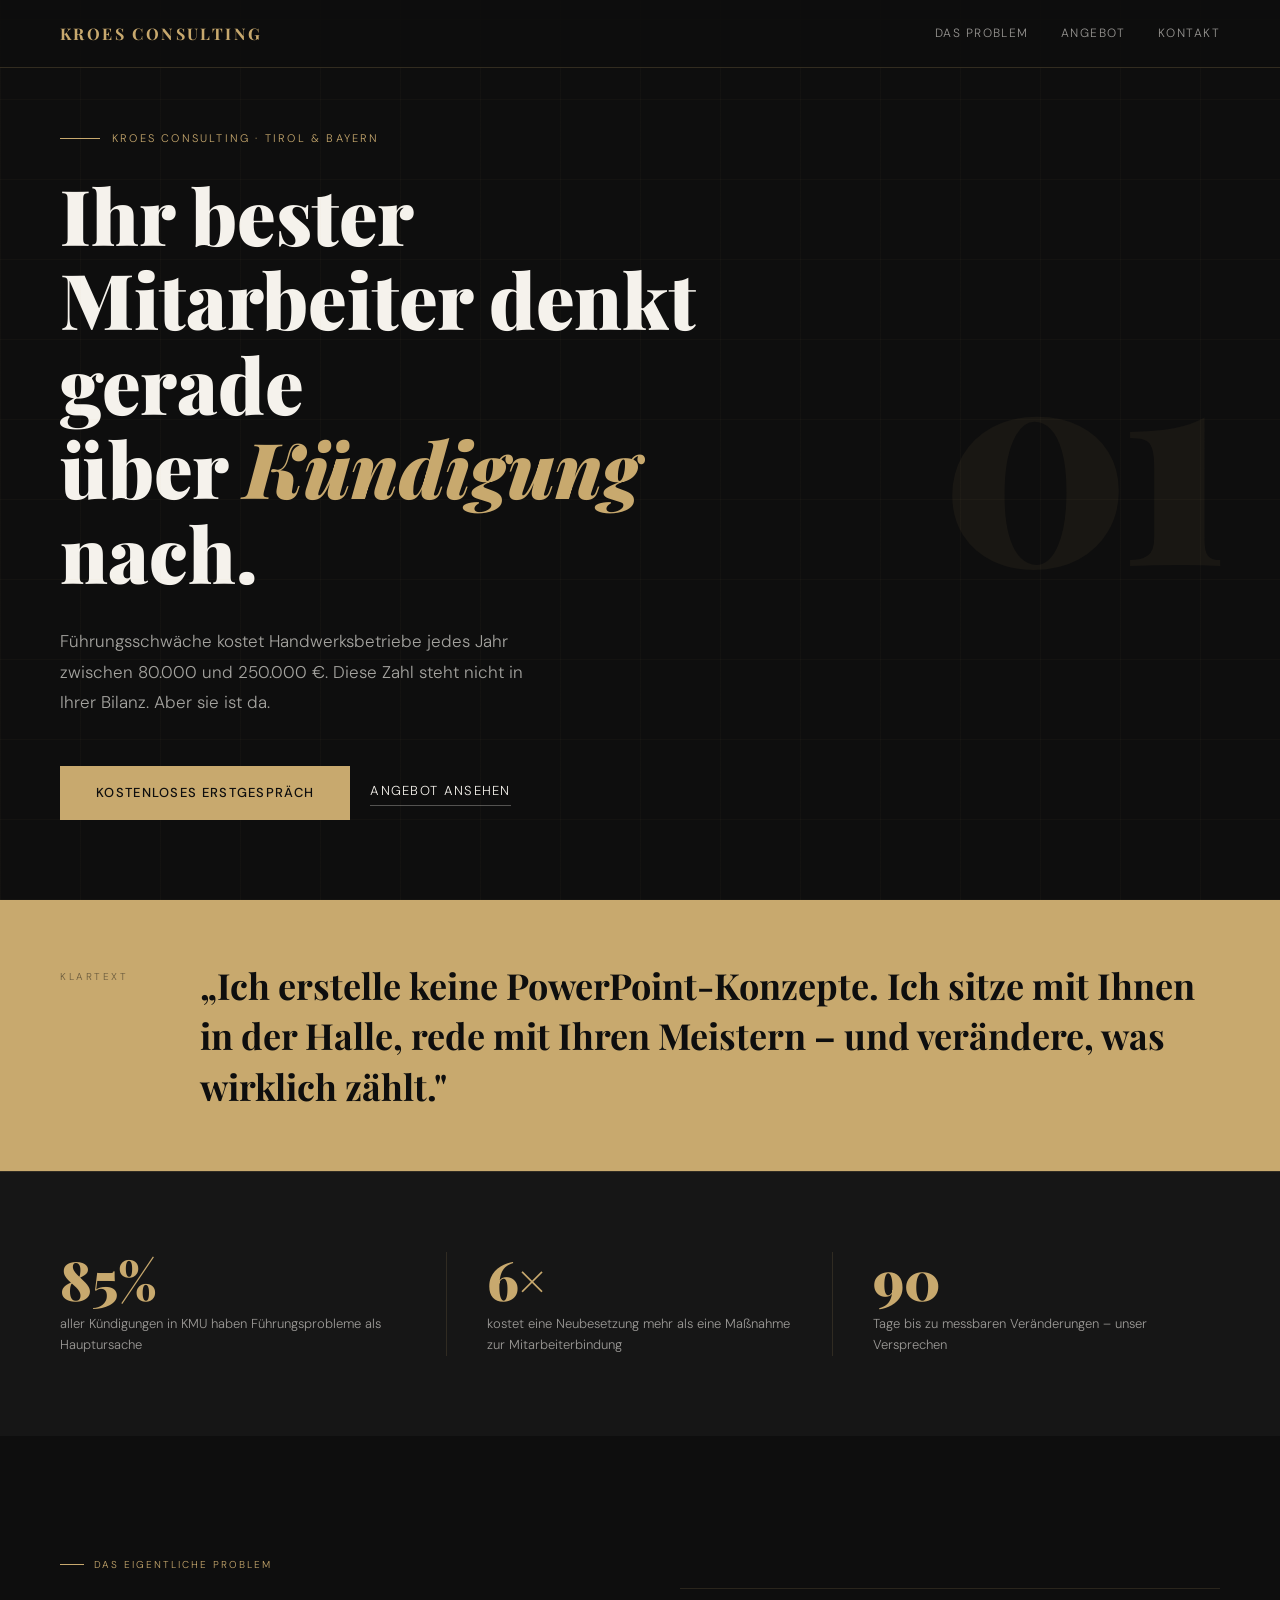
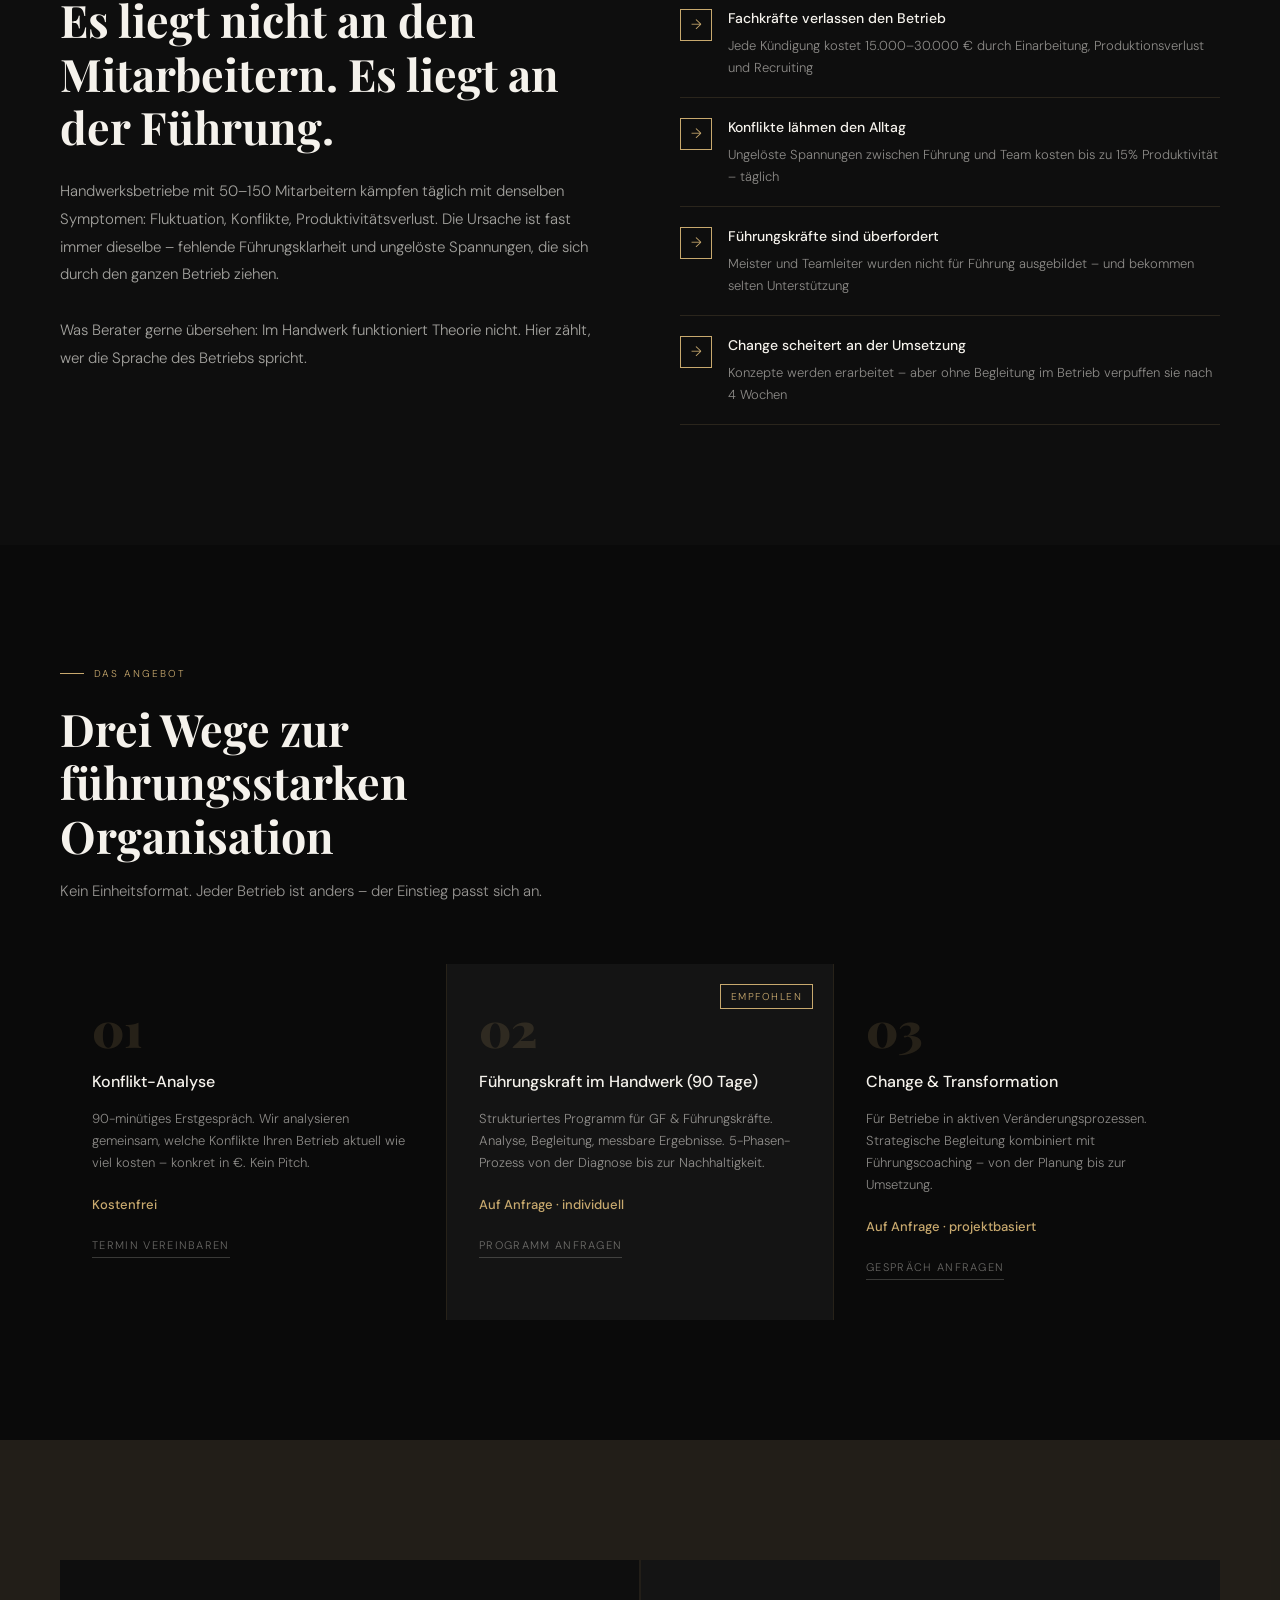
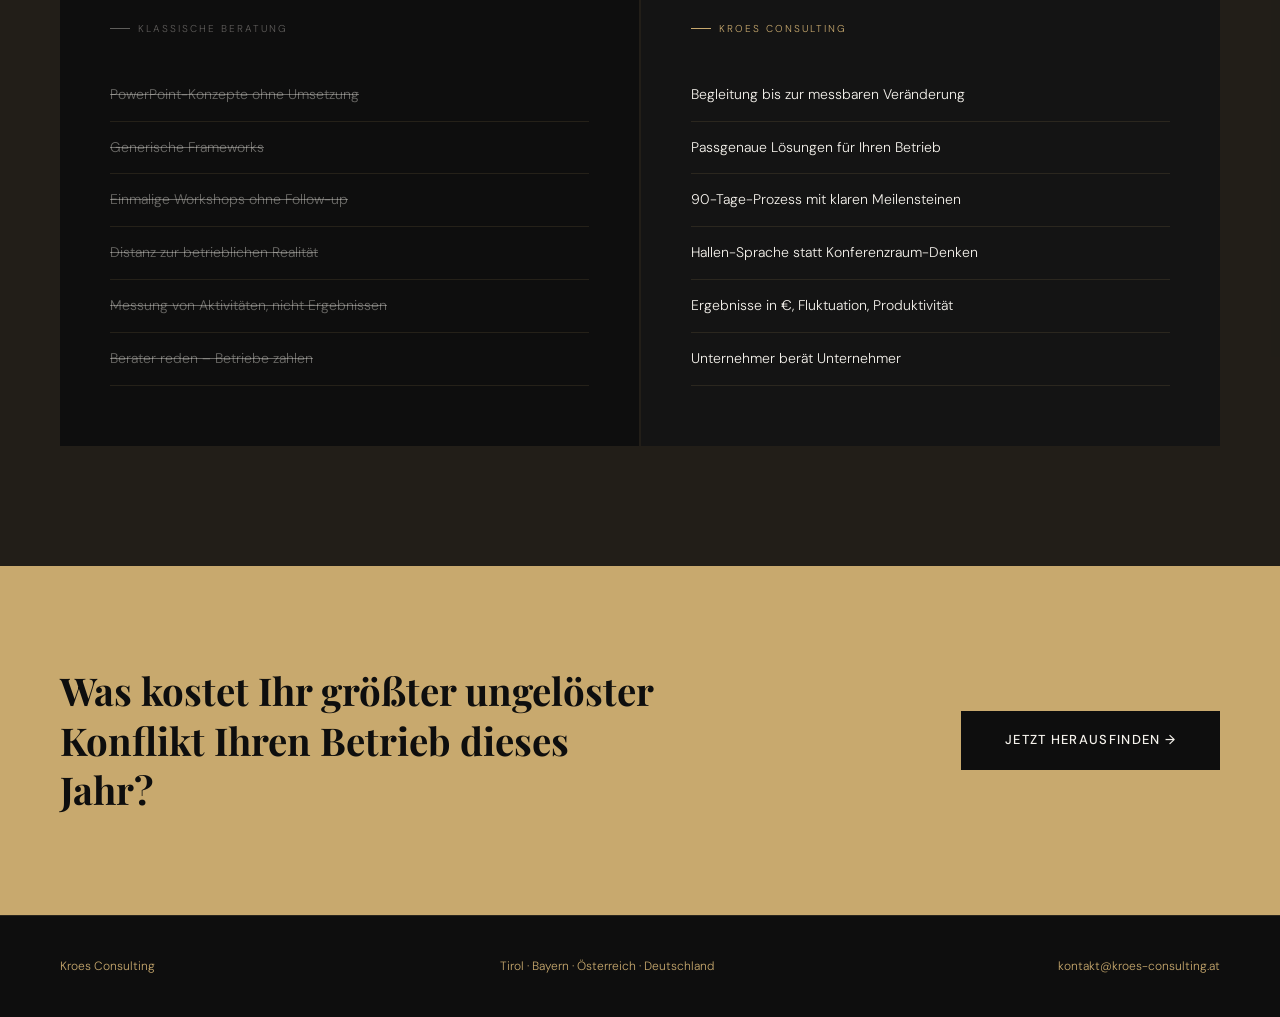
<file: neu/kroes_consulting_landingpage.html>
<!DOCTYPE html>
<html lang="de">
<head>
<meta charset="UTF-8">
<meta name="viewport" content="width=device-width, initial-scale=1.0">
<title>Kroes Consulting – Führung im Handwerk</title>
<link href="https://fonts.googleapis.com/css2?family=Playfair+Display:wght@400;700;900&family=DM+Sans:wght@300;400;500&display=swap" rel="stylesheet">
<style>
  :root {
    --black: #0e0e0e;
    --white: #f5f2ec;
    --accent: #c8a96e;
    --gray: #888;
    --light-gray: #e8e5df;
  }
  *, *::before, *::after { box-sizing: border-box; margin: 0; padding: 0; }
  html { scroll-behavior: smooth; }
  body {
    background: var(--black);
    color: var(--white);
    font-family: 'DM Sans', sans-serif;
    font-weight: 300;
    line-height: 1.7;
    overflow-x: hidden;
  }

  /* NAV */
  nav {
    position: fixed; top: 0; left: 0; right: 0; z-index: 100;
    display: flex; justify-content: space-between; align-items: center;
    padding: 20px 60px;
    background: rgba(14,14,14,0.95);
    border-bottom: 0.5px solid rgba(200,169,110,0.2);
  }
  .nav-logo {
    font-family: 'Playfair Display', serif;
    font-size: 16px; font-weight: 700; letter-spacing: 0.15em;
    color: var(--accent); text-decoration: none; text-transform: uppercase;
  }
  .nav-links { display: flex; gap: 32px; }
  .nav-links a {
    font-size: 12px; letter-spacing: 0.12em; text-transform: uppercase;
    color: rgba(245,242,236,0.6); text-decoration: none;
    transition: color 0.3s;
  }
  .nav-links a:hover { color: var(--accent); }

  /* HERO */
  .hero {
    min-height: 100vh;
    display: flex; flex-direction: column; justify-content: flex-end;
    padding: 0 60px 80px;
    position: relative;
    overflow: hidden;
  }
  .hero-bg {
    position: absolute; inset: 0;
    background:
      repeating-linear-gradient(90deg, rgba(200,169,110,0.03) 0px, rgba(200,169,110,0.03) 1px, transparent 1px, transparent 80px),
      repeating-linear-gradient(0deg, rgba(200,169,110,0.03) 0px, rgba(200,169,110,0.03) 1px, transparent 1px, transparent 80px);
  }
  .hero-number {
    position: absolute; right: 60px; top: 50%;
    transform: translateY(-50%);
    font-family: 'Playfair Display', serif;
    font-size: 280px; font-weight: 900; line-height: 1;
    color: rgba(200,169,110,0.06); pointer-events: none;
    letter-spacing: -10px;
    user-select: none;
  }
  .hero-tag {
    font-size: 11px; letter-spacing: 0.2em; text-transform: uppercase;
    color: var(--accent); margin-bottom: 24px;
    display: flex; align-items: center; gap: 12px;
  }
  .hero-tag::before {
    content: '';
    display: block; width: 40px; height: 1px; background: var(--accent);
  }
  .hero-h1 {
    font-family: 'Playfair Display', serif;
    font-size: clamp(42px, 6vw, 82px);
    font-weight: 900; line-height: 1.1;
    max-width: 780px;
    margin-bottom: 32px;
  }
  .hero-h1 em {
    font-style: italic; color: var(--accent);
  }
  .hero-sub {
    font-size: 17px; color: rgba(245,242,236,0.65);
    max-width: 500px; margin-bottom: 48px; line-height: 1.8;
  }
  .hero-cta {
    display: flex; gap: 20px; align-items: center; flex-wrap: wrap;
  }
  .btn-primary {
    background: var(--accent); color: var(--black);
    font-family: 'DM Sans', sans-serif; font-size: 13px; font-weight: 500;
    letter-spacing: 0.1em; text-transform: uppercase;
    padding: 16px 36px; text-decoration: none;
    transition: background 0.3s, transform 0.2s;
    display: inline-block;
  }
  .btn-primary:hover { background: #dbbf7e; transform: translateY(-1px); }
  .btn-ghost {
    color: var(--white); font-size: 13px; letter-spacing: 0.1em;
    text-transform: uppercase; text-decoration: none;
    border-bottom: 1px solid rgba(245,242,236,0.3);
    padding-bottom: 2px; transition: border-color 0.3s, color 0.3s;
  }
  .btn-ghost:hover { color: var(--accent); border-color: var(--accent); }

  /* INTERRUPT SECTION */
  .interrupt {
    background: var(--accent);
    padding: 60px;
    display: flex; align-items: flex-start; gap: 60px;
  }
  .interrupt-label {
    font-size: 10px; letter-spacing: 0.25em; text-transform: uppercase;
    color: rgba(14,14,14,0.5); white-space: nowrap; padding-top: 8px;
    min-width: 80px;
  }
  .interrupt-text {
    font-family: 'Playfair Display', serif;
    font-size: clamp(22px, 3vw, 36px);
    font-weight: 700; color: var(--black);
    line-height: 1.4;
  }

  /* STATS */
  .stats {
    background: #161616;
    padding: 80px 60px;
    display: grid; grid-template-columns: repeat(3, 1fr);
    border-top: 0.5px solid rgba(200,169,110,0.15);
  }
  .stat-item {
    padding: 0 40px;
    border-right: 0.5px solid rgba(200,169,110,0.15);
  }
  .stat-item:first-child { padding-left: 0; }
  .stat-item:last-child { border-right: none; }
  .stat-num {
    font-family: 'Playfair Display', serif;
    font-size: 54px; font-weight: 900; color: var(--accent);
    line-height: 1; margin-bottom: 8px;
  }
  .stat-desc {
    font-size: 13px; color: rgba(245,242,236,0.6);
    line-height: 1.6;
  }

  /* PROBLEM */
  .problem {
    padding: 120px 60px;
    display: grid; grid-template-columns: 1fr 1fr; gap: 80px;
    align-items: start;
  }
  .section-tag {
    font-size: 10px; letter-spacing: 0.2em; text-transform: uppercase;
    color: var(--accent); margin-bottom: 20px;
    display: flex; align-items: center; gap: 10px;
  }
  .section-tag::before {
    content: ''; display: block; width: 24px; height: 1px; background: var(--accent);
  }
  .problem-h2 {
    font-family: 'Playfair Display', serif;
    font-size: clamp(28px, 3.5vw, 48px);
    font-weight: 700; line-height: 1.2;
    margin-bottom: 24px;
  }
  .problem-body { font-size: 15px; color: rgba(245,242,236,0.65); line-height: 1.85; }
  .problem-list { margin-top: 32px; }
  .problem-item {
    display: flex; gap: 16px; align-items: flex-start;
    padding: 18px 0;
    border-bottom: 0.5px solid rgba(200,169,110,0.15);
  }
  .problem-item:first-child { border-top: 0.5px solid rgba(200,169,110,0.15); }
  .problem-icon {
    width: 32px; height: 32px; min-width: 32px;
    border: 1px solid var(--accent);
    display: flex; align-items: center; justify-content: center;
    font-size: 14px; color: var(--accent); margin-top: 2px;
  }
  .problem-item-title { font-size: 14px; font-weight: 500; margin-bottom: 4px; }
  .problem-item-desc { font-size: 13px; color: rgba(245,242,236,0.55); }

  /* OFFER */
  .offer { padding: 120px 60px; background: #0a0a0a; }
  .offer-header { max-width: 600px; margin-bottom: 60px; }
  .offer-h2 {
    font-family: 'Playfair Display', serif;
    font-size: clamp(28px, 3.5vw, 48px); font-weight: 700;
    line-height: 1.2; margin-bottom: 16px;
  }
  .offer-sub { font-size: 15px; color: rgba(245,242,236,0.6); }
  .offer-grid { display: grid; grid-template-columns: repeat(3, 1fr); gap: 1px; background: rgba(200,169,110,0.15); }
  .offer-card {
    background: #0a0a0a; padding: 40px 32px;
    position: relative; overflow: hidden;
    transition: background 0.3s;
  }
  .offer-card:hover { background: #141414; }
  .offer-card.featured { background: #141414; }
  .offer-card.featured::before {
    content: 'Empfohlen';
    position: absolute; top: 20px; right: 20px;
    font-size: 10px; letter-spacing: 0.15em; text-transform: uppercase;
    color: var(--accent); border: 0.5px solid var(--accent);
    padding: 3px 10px;
  }
  .offer-num {
    font-family: 'Playfair Display', serif;
    font-size: 48px; font-weight: 900; color: rgba(200,169,110,0.15);
    line-height: 1; margin-bottom: 16px;
  }
  .offer-card-title { font-size: 16px; font-weight: 500; margin-bottom: 12px; }
  .offer-card-desc { font-size: 13px; color: rgba(245,242,236,0.55); line-height: 1.7; margin-bottom: 20px; }
  .offer-card-price { font-size: 13px; color: var(--accent); font-weight: 500; }
  .offer-card-link {
    display: inline-block; margin-top: 20px;
    font-size: 11px; letter-spacing: 0.12em; text-transform: uppercase;
    color: rgba(245,242,236,0.4); text-decoration: none;
    border-bottom: 1px solid rgba(245,242,236,0.2);
    padding-bottom: 2px; transition: color 0.3s, border-color 0.3s;
  }
  .offer-card:hover .offer-card-link { color: var(--accent); border-color: var(--accent); }

  /* DIFFERENZ */
  .diff {
    padding: 120px 60px;
    display: grid; grid-template-columns: 1fr 1fr; gap: 2px;
    background: rgba(200,169,110,0.1);
  }
  .diff-col { background: var(--black); padding: 60px 50px; }
  .diff-col.right { background: #141414; }
  .diff-col-tag {
    font-size: 10px; letter-spacing: 0.2em; text-transform: uppercase;
    margin-bottom: 32px; display: flex; align-items: center; gap: 8px;
  }
  .diff-col.left .diff-col-tag { color: rgba(245,242,236,0.35); }
  .diff-col.right .diff-col-tag { color: var(--accent); }
  .diff-col-tag::before { content: ''; width: 20px; height: 1px; background: currentColor; display: block; }
  .diff-item {
    padding: 14px 0;
    border-bottom: 0.5px solid rgba(200,169,110,0.12);
    font-size: 14px;
  }
  .diff-col.left .diff-item { color: rgba(245,242,236,0.4); text-decoration: line-through; }
  .diff-col.right .diff-item { color: var(--white); }

  /* CTA BOTTOM */
  .cta-bottom {
    background: var(--accent); padding: 100px 60px;
    display: flex; align-items: center; justify-content: space-between;
    gap: 40px; flex-wrap: wrap;
  }
  .cta-bottom-text {
    font-family: 'Playfair Display', serif;
    font-size: clamp(24px, 3vw, 42px); font-weight: 700;
    color: var(--black); max-width: 600px; line-height: 1.3;
  }
  .btn-dark {
    background: var(--black); color: var(--white);
    font-family: 'DM Sans', sans-serif; font-size: 13px; font-weight: 500;
    letter-spacing: 0.1em; text-transform: uppercase;
    padding: 18px 44px; text-decoration: none;
    transition: background 0.3s, transform 0.2s; white-space: nowrap;
    display: inline-block;
  }
  .btn-dark:hover { background: #1e1e1e; transform: translateY(-1px); }

  /* FOOTER */
  footer {
    background: var(--black); padding: 40px 60px;
    display: flex; justify-content: space-between; align-items: center;
    border-top: 0.5px solid rgba(200,169,110,0.15);
    font-size: 12px; color: rgba(245,242,236,0.35);
  }
  footer span { color: var(--accent); }

  /* ANIMATE */
  .fade-up { opacity: 0; transform: translateY(30px); transition: opacity 0.7s ease, transform 0.7s ease; }
  .fade-up.visible { opacity: 1; transform: translateY(0); }
</style>
</head>
<body>

<nav>
  <a class="nav-logo" href="#">Kroes Consulting</a>
  <div class="nav-links">
    <a href="#problem">Das Problem</a>
    <a href="#angebot">Angebot</a>
    <a href="#kontakt">Kontakt</a>
  </div>
</nav>

<!-- HERO -->
<section class="hero">
  <div class="hero-bg"></div>
  <div class="hero-number">01</div>
  <div class="hero-tag">Kroes Consulting · Tirol & Bayern</div>
  <h1 class="hero-h1">Ihr bester Mitarbeiter denkt gerade<br>über <em>Kündigung</em> nach.</h1>
  <p class="hero-sub">Führungsschwäche kostet Handwerksbetriebe jedes Jahr zwischen 80.000 und 250.000 €. Diese Zahl steht nicht in Ihrer Bilanz. Aber sie ist da.</p>
  <div class="hero-cta">
    <a href="#kontakt" class="btn-primary">Kostenloses Erstgespräch</a>
    <a href="#angebot" class="btn-ghost">Angebot ansehen</a>
  </div>
</section>

<!-- PATTERN INTERRUPT -->
<div class="interrupt">
  <span class="interrupt-label">Klartext</span>
  <p class="interrupt-text">„Ich erstelle keine PowerPoint-Konzepte. Ich sitze mit Ihnen in der Halle, rede mit Ihren Meistern – und verändere, was wirklich zählt."</p>
</div>

<!-- STATS -->
<div class="stats">
  <div class="stat-item fade-up">
    <div class="stat-num">85%</div>
    <div class="stat-desc">aller Kündigungen in KMU haben Führungsprobleme als Hauptursache</div>
  </div>
  <div class="stat-item fade-up">
    <div class="stat-num">6×</div>
    <div class="stat-desc">kostet eine Neubesetzung mehr als eine Maßnahme zur Mitarbeiterbindung</div>
  </div>
  <div class="stat-item fade-up">
    <div class="stat-num">90</div>
    <div class="stat-desc">Tage bis zu messbaren Veränderungen – unser Versprechen</div>
  </div>
</div>

<!-- PROBLEM -->
<section class="problem" id="problem">
  <div class="fade-up">
    <div class="section-tag">Das eigentliche Problem</div>
    <h2 class="problem-h2">Es liegt nicht an den Mitarbeitern. Es liegt an der Führung.</h2>
    <p class="problem-body">
      Handwerksbetriebe mit 50–150 Mitarbeitern kämpfen täglich mit denselben Symptomen: Fluktuation, Konflikte, Produktivitätsverlust. Die Ursache ist fast immer dieselbe – fehlende Führungsklarheit und ungelöste Spannungen, die sich durch den ganzen Betrieb ziehen.
      <br><br>
      Was Berater gerne übersehen: Im Handwerk funktioniert Theorie nicht. Hier zählt, wer die Sprache des Betriebs spricht.
    </p>
  </div>
  <div class="problem-list fade-up">
    <div class="problem-item">
      <div class="problem-icon">→</div>
      <div>
        <div class="problem-item-title">Fachkräfte verlassen den Betrieb</div>
        <div class="problem-item-desc">Jede Kündigung kostet 15.000–30.000 € durch Einarbeitung, Produktionsverlust und Recruiting</div>
      </div>
    </div>
    <div class="problem-item">
      <div class="problem-icon">→</div>
      <div>
        <div class="problem-item-title">Konflikte lähmen den Alltag</div>
        <div class="problem-item-desc">Ungelöste Spannungen zwischen Führung und Team kosten bis zu 15% Produktivität – täglich</div>
      </div>
    </div>
    <div class="problem-item">
      <div class="problem-icon">→</div>
      <div>
        <div class="problem-item-title">Führungskräfte sind überfordert</div>
        <div class="problem-item-desc">Meister und Teamleiter wurden nicht für Führung ausgebildet – und bekommen selten Unterstützung</div>
      </div>
    </div>
    <div class="problem-item">
      <div class="problem-icon">→</div>
      <div>
        <div class="problem-item-title">Change scheitert an der Umsetzung</div>
        <div class="problem-item-desc">Konzepte werden erarbeitet – aber ohne Begleitung im Betrieb verpuffen sie nach 4 Wochen</div>
      </div>
    </div>
  </div>
</section>

<!-- OFFER -->
<section class="offer" id="angebot">
  <div class="offer-header fade-up">
    <div class="section-tag">Das Angebot</div>
    <h2 class="offer-h2">Drei Wege zur führungsstarken Organisation</h2>
    <p class="offer-sub">Kein Einheitsformat. Jeder Betrieb ist anders – der Einstieg passt sich an.</p>
  </div>
  <div class="offer-grid fade-up">
    <div class="offer-card">
      <div class="offer-num">01</div>
      <div class="offer-card-title">Konflikt-Analyse</div>
      <div class="offer-card-desc">90-minütiges Erstgespräch. Wir analysieren gemeinsam, welche Konflikte Ihren Betrieb aktuell wie viel kosten – konkret in €. Kein Pitch.</div>
      <div class="offer-card-price">Kostenfrei</div>
      <a href="#kontakt" class="offer-card-link">Termin vereinbaren</a>
    </div>
    <div class="offer-card featured">
      <div class="offer-num">02</div>
      <div class="offer-card-title">Führungskraft im Handwerk (90 Tage)</div>
      <div class="offer-card-desc">Strukturiertes Programm für GF & Führungskräfte. Analyse, Begleitung, messbare Ergebnisse. 5-Phasen-Prozess von der Diagnose bis zur Nachhaltigkeit.</div>
      <div class="offer-card-price">Auf Anfrage · individuell</div>
      <a href="#kontakt" class="offer-card-link">Programm anfragen</a>
    </div>
    <div class="offer-card">
      <div class="offer-num">03</div>
      <div class="offer-card-title">Change & Transformation</div>
      <div class="offer-card-desc">Für Betriebe in aktiven Veränderungsprozessen. Strategische Begleitung kombiniert mit Führungscoaching – von der Planung bis zur Umsetzung.</div>
      <div class="offer-card-price">Auf Anfrage · projektbasiert</div>
      <a href="#kontakt" class="offer-card-link">Gespräch anfragen</a>
    </div>
  </div>
</section>

<!-- DIFFERENZ -->
<section class="diff">
  <div class="diff-col left fade-up">
    <div class="diff-col-tag">Klassische Beratung</div>
    <div class="diff-item">PowerPoint-Konzepte ohne Umsetzung</div>
    <div class="diff-item">Generische Frameworks</div>
    <div class="diff-item">Einmalige Workshops ohne Follow-up</div>
    <div class="diff-item">Distanz zur betrieblichen Realität</div>
    <div class="diff-item">Messung von Aktivitäten, nicht Ergebnissen</div>
    <div class="diff-item">Berater reden – Betriebe zahlen</div>
  </div>
  <div class="diff-col right fade-up">
    <div class="diff-col-tag">Kroes Consulting</div>
    <div class="diff-item">Begleitung bis zur messbaren Veränderung</div>
    <div class="diff-item">Passgenaue Lösungen für Ihren Betrieb</div>
    <div class="diff-item">90-Tage-Prozess mit klaren Meilensteinen</div>
    <div class="diff-item">Hallen-Sprache statt Konferenzraum-Denken</div>
    <div class="diff-item">Ergebnisse in €, Fluktuation, Produktivität</div>
    <div class="diff-item">Unternehmer berät Unternehmer</div>
  </div>
</section>

<!-- CTA -->
<section class="cta-bottom" id="kontakt">
  <p class="cta-bottom-text">Was kostet Ihr größter ungelöster Konflikt Ihren Betrieb dieses Jahr?</p>
  <a href="mailto:kontakt@kroes-consulting.at" class="btn-dark">Jetzt herausfinden →</a>
</section>

<footer>
  <span>Kroes Consulting</span>
  <span>Tirol · Bayern · Österreich · Deutschland</span>
  <span>kontakt@kroes-consulting.at</span>
</footer>

<script>
const observer = new IntersectionObserver((entries) => {
  entries.forEach(e => { if(e.isIntersecting) e.target.classList.add('visible'); });
}, { threshold: 0.15 });
document.querySelectorAll('.fade-up').forEach(el => observer.observe(el));
</script>
</body>
</html>
</file>
<file: assets/css/style.min.css>
@font-face{font-family:'Libre Franklin';font-style:normal;font-weight:400;font-display:optional;src:url('../../fonts/libre-franklin-400.woff2') format('woff2')}:root{--navy:#1F2F58;--navy-hover:#273a6e;--navy-light:#2d4484;--navy-deep:#14203e;--navy-dark:#0b1530;--peri:#768CFD;--peri-hover:#8fa0fe;--peri-dark:#5a72e8;--peri-light:#b4c1fe;--peri-subtle:rgba(118, 140, 253, 0.09);--peri-border:rgba(118, 140, 253, 0.22);--warm-50:#faf8f5;--warm-100:#f3f0ea;--warm-200:#e8e3d8;--warm-300:#d5cfc0;--ink-900:#141210;--ink-800:#201e1a;--ink-700:#302e28;--ink-600:#484540;--ink-500:#645f58;--ink-400:#8a8680;--ink-300:#b8b4ac;--ink-200:#d8d4cc;--ink-100:#eae8e3;--font-display:'Cormorant Garamond','Georgia',serif;--font-body:'Libre Franklin',system-ui,sans-serif;--space-section:7rem;--space-group:4rem;--space-el:1.5rem;--w-max:1280px;--ease-out:cubic-bezier(0.16, 1, 0.3, 1);--t-fast:140ms ease;--t-base:270ms ease;--t-slow:540ms var(--ease-out);--topbar-h:0px}@media (max-width:768px){:root{--topbar-h:0px}}@media (max-width:540px){:root{--topbar-h:0px}}*,::after,::before{box-sizing:border-box;margin:0;padding:0}html{scroll-behavior:smooth;-webkit-text-size-adjust:100%;font-size:16px}body{font-family:var(--font-body);font-weight:400;color:var(--ink-700);background:var(--warm-50);line-height:1.65;overflow-x:hidden}img{max-width:100%;display:block;height:auto}a{color:inherit;text-decoration:none}ul{list-style:none}button{cursor:pointer;font-family:inherit;background:0 0;border:none}.t-hero{font-family:var(--font-display);font-size:clamp(3rem, 7.5vw, 7.5rem);font-weight:700;line-height:.93;letter-spacing:-.03em}.t-display{font-family:var(--font-display);font-size:clamp(1.875rem, 4vw, 3.75rem);font-weight:700;line-height:1.08;letter-spacing:-.02em}.t-heading{font-family:var(--font-display);font-size:clamp(1.375rem, 2.2vw, 2rem);font-weight:700;line-height:1.2}.t-subhead{font-family:var(--font-display);font-size:clamp(1.0625rem, 1.6vw, 1.375rem);font-weight:400;font-style:italic;line-height:1.4}.t-label{font-family:var(--font-body);font-size:.625rem;font-weight:600;letter-spacing:.22em;text-transform:uppercase;color:var(--peri-dark)}.t-body-lg{font-size:clamp(.9375rem, 1.3vw, 1.0625rem);font-weight:400;line-height:1.8;color:var(--ink-500)}.t-body{font-size:.9375rem;line-height:1.8;color:var(--ink-500)}.t-small{font-size:.8rem;line-height:1.6;color:var(--ink-400)}.italic,em{font-style:italic}.container{width:100%;max-width:var(--w-max);margin-inline:auto;padding-inline:clamp(1.25rem,4vw,2rem)}.section{padding-block:var(--space-section)}.section-sm{padding-block:var(--space-group)}.peri-rule{display:block;width:2.75rem;height:2px;background:var(--peri);flex-shrink:0}.eyebrow-row{display:flex;align-items:center;gap:1rem;margin-bottom:1.5rem}.eyebrow-row-center{justify-content:center}.topbar{position:fixed;inset-block-start:0;inset-inline:0;z-index:301;height:var(--topbar-h);background:var(--navy-dark);color:rgba(255,255,255,.72);font-family:var(--font-body);font-size:.78rem;font-weight:500;letter-spacing:.01em;border-bottom:1px solid rgba(255,255,255,.06)}.topbar-inner{display:flex;align-items:center;justify-content:space-between;height:100%;gap:1rem}.topbar-left,.topbar-right{display:flex;align-items:center;flex-wrap:nowrap}.topbar-left{gap:.4rem 1.5rem}.topbar-link{display:inline-flex;align-items:center;gap:.45rem;color:rgba(255,255,255,.72);text-decoration:none;transition:color var(--t-fast);white-space:nowrap}.topbar-link:hover{color:var(--warm-50)}.topbar-link svg{width:14px;height:14px;fill:none;stroke:currentColor;stroke-width:1.7;flex-shrink:0}.topbar-cta{display:inline-flex;align-items:center;gap:.45rem;color:var(--peri);text-decoration:none;font-weight:600;letter-spacing:.04em;transition:color var(--t-fast);white-space:nowrap}.topbar-cta:hover{color:var(--peri-hover)}.topbar-cta svg{width:14px;height:14px;fill:none;stroke:currentColor;stroke-width:1.8;flex-shrink:0}@media (max-width:768px){.topbar{font-size:.72rem}.topbar-left{gap:.4rem 1rem}}@media (max-width:540px){.topbar-link--email{display:none}.topbar-cta svg,.topbar-link svg{width:13px;height:13px}}@media (max-width:380px){.topbar-cta-label{display:none}}.nav{position:relative;z-index:300;padding-block:1.1rem;background:var(--navy);border-bottom:1px solid rgba(255,255,255,.06);box-shadow:0 2px 24px rgba(10,18,40,.25);transition:padding var(--t-base)}.nav.scrolled{padding-block:0.85rem}.nav .nav-logo-name{color:var(--warm-50)}.nav .nav-logo-sub{color:#768cfd}.nav .nav-link{color:rgba(255,255,255,.78)}.nav .nav-link:hover{color:var(--warm-50)}.nav .nav-toggle span{background:var(--warm-50)}.nav-inner{display:flex;align-items:center;justify-content:space-between;gap:4rem}.nav-logo{margin-inline-end:2rem}.nav-logo{display:flex;flex-direction:column;gap:.1rem;line-height:1.1}.nav-logo-name{font-family:var(--font-display);font-size:1.15rem;font-weight:700;letter-spacing:.08em;text-transform:uppercase}.nav-logo-sub{font-family:var(--font-body);font-size:.5625rem;letter-spacing:.3em;font-weight:500;text-transform:uppercase;color:#768cfd}.nav-end{display:flex;align-items:center;gap:1.75rem}.nav-links{display:flex;align-items:center;gap:2rem}.nav-links li+li{position:relative}.nav-links li+li::before{content:'';position:absolute;left:-1rem;top:50%;transform:translate(-50%,-50%);width:5px;height:5px;border-radius:50%;background:rgba(118,140,253,.85);pointer-events:none}.nav-link{font-family:var(--font-body);font-size:.75rem;font-weight:500;letter-spacing:.1em;text-transform:uppercase;position:relative;transition:color var(--t-fast)}.nav-link::after{content:'';position:absolute;inset-block-end:-6px;inset-inline-start:0;width:0;height:2px;background:var(--peri);transition:width var(--t-base)}.nav-link.active::after,.nav-link:hover::after{width:100%}.nav-link.active{color:var(--warm-50)}.nav-social{display:flex;align-items:center;gap:.65rem;padding-inline:0.25rem;border-inline-start:1px solid rgba(255,255,255,0.12);padding-inline-start:1.25rem}.nav-social a{display:inline-flex;align-items:center;justify-content:center;width:34px;height:34px;border-radius:50%;color:rgba(255,255,255,.72);border:1px solid rgba(255,255,255,.18);transition:color var(--t-fast),border-color var(--t-fast),background var(--t-fast),transform var(--t-fast)}.nav-social a:hover{color:var(--navy);background:var(--peri);border-color:var(--peri);transform:translateY(-1px)}.nav-social svg{width:15px;height:15px;fill:currentColor}.nav-cta{font-family:var(--font-body);font-size:.6875rem;font-weight:600;letter-spacing:.1em;text-transform:uppercase;padding:.7rem 1.4rem;border:1.5px solid var(--peri);background:var(--peri);color:var(--navy-dark)!important;transition:background var(--t-fast),color var(--t-fast),border-color var(--t-fast)}.nav-cta::after{display:none!important}.nav-cta:hover{background:var(--peri-hover);border-color:var(--peri-hover)}.nav-toggle{display:none;flex-direction:column;gap:5px;padding:.5rem;cursor:pointer}.nav-toggle span{display:block;width:22px;height:1.5px;transition:transform var(--t-base),opacity var(--t-fast),background var(--t-base)}.nav-toggle.open span:first-child{transform:translateY(6.5px) rotate(45deg)}.nav-toggle.open span:nth-child(2){opacity:0}.nav-toggle.open span:nth-child(3){transform:translateY(-6.5px) rotate(-45deg)}.mobile-menu{display:none;position:fixed;inset:0;background:rgba(11,21,48,.92);backdrop-filter:blur(10px);-webkit-backdrop-filter:blur(10px);z-index:299;flex-direction:column;justify-content:flex-start;align-items:flex-start;padding:clamp(10rem,30vw,12rem) clamp(1.5rem,6vw,3rem) clamp(1.5rem,6vw,3rem);gap:1.1rem}.mobile-menu.open{display:flex}.mobile-menu a{font-family:var(--font-display);font-size:clamp(1.05rem, 3.6vw, 1.5rem);font-weight:700;color:rgba(255,255,255,.78);transition:color var(--t-fast);line-height:1.15}.mobile-menu a:hover{color:var(--warm-50)}.mobile-menu a.accent{color:var(--peri)}.mobile-menu-social{display:flex;gap:.75rem;margin-top:1.25rem}.mobile-menu-social a{display:inline-flex;align-items:center;justify-content:center;width:44px;height:44px;border-radius:50%;border:1px solid rgba(255,255,255,.2);color:rgba(255,255,255,.75);font-size:0;transition:color var(--t-fast),background var(--t-fast),border-color var(--t-fast)}.mobile-menu-social a:hover{color:var(--navy);background:var(--peri);border-color:var(--peri)}.mobile-menu-social svg{width:18px;height:18px;fill:currentColor}.mobile-menu-footer{position:absolute;bottom:2rem;left:clamp(1.5rem,6vw,3rem);font-size:.75rem;color:rgba(255,255,255,.25);letter-spacing:.1em}.btn{display:inline-flex;align-items:center;justify-content:center;gap:.625rem;font-family:var(--font-body);font-size:.6875rem;font-weight:600;letter-spacing:.13em;text-transform:uppercase;padding:.9375rem 2rem;border:1.5px solid transparent;transition:background var(--t-fast),color var(--t-fast),border-color var(--t-fast);white-space:nowrap;cursor:pointer;-webkit-tap-highlight-color:transparent;min-height:48px}.btn svg{width:13px;height:13px;stroke:currentColor;fill:none;stroke-linecap:round;stroke-linejoin:round;flex-shrink:0;transition:transform var(--t-fast)}.btn:hover svg{transform:translateX(3px)}.btn-peri{background:var(--peri);color:var(--navy-dark);border-color:var(--peri)}.btn-peri:hover{background:var(--peri-hover);border-color:var(--peri-hover)}.btn-navy{background:var(--navy);color:var(--warm-50);border-color:var(--navy)}.btn-navy:hover{background:var(--navy-hover);border-color:var(--navy-hover)}.btn-outline-peri{background:0 0;color:var(--peri-dark);border-color:var(--peri)}.btn-outline-peri:hover{background:var(--peri);color:var(--navy-dark)}.btn-outline-navy{background:0 0;color:var(--navy);border-color:var(--navy)}.btn-outline-navy:hover{background:var(--navy);color:var(--warm-50)}.btn-outline-white{background:0 0;color:rgba(250,248,245,.75);border-color:rgba(250,248,245,.28)}.btn-outline-white:hover{background:rgba(250,248,245,.08);color:var(--warm-50);border-color:rgba(250,248,245,.55)}.btn-white{background:var(--warm-50);color:var(--navy);border-color:var(--warm-50);font-weight:700}.btn-white:hover{background:var(--warm-100);border-color:var(--warm-100)}.hero{position:relative;background:var(--warm-50);border-bottom:1px solid var(--ink-200);min-height:100svh;display:flex;align-items:stretch}.hero-grid{display:grid;grid-template-columns:1fr 1fr;width:100%;min-height:100svh}.hero-text{display:flex;flex-direction:column;justify-content:center;padding-top:clamp(7rem,12vh,11rem);padding-bottom:clamp(3rem,6vh,5rem);padding-right:clamp(2rem,4vw,5rem);border-right:1px solid var(--ink-200)}.hero-label{display:flex;align-items:center;gap:1rem;margin-bottom:clamp(1.75rem,3vh,2.5rem)}.hero-label::before{content:'';display:block;width:2.5rem;height:2px;background:var(--peri);flex-shrink:0}.hero-title{font-family:var(--font-display);font-size:clamp(3.25rem, 7vw, 7rem);font-weight:700;line-height:.93;letter-spacing:-.03em;color:var(--ink-900);margin-bottom:clamp(1.75rem,3vh,2.5rem)}.hero-title .peri{color:var(--peri-dark)}.hero-title .italic{font-style:italic;font-weight:400;color:var(--ink-700)}.hero-sub{font-size:clamp(.9375rem, 1.3vw, 1.0625rem);font-weight:400;line-height:1.8;color:var(--ink-500);max-width:40ch;margin-bottom:clamp(2rem,4vh,3rem)}.hero-actions{display:flex;flex-wrap:wrap;gap:.875rem;align-items:center}.hero-aside{background:var(--navy);display:flex;flex-direction:column;justify-content:center;padding-top:clamp(7rem,12vh,11rem);padding-bottom:clamp(3rem,6vh,5rem);padding-left:clamp(2rem,4vw,5rem);position:relative;overflow:hidden}.hero-aside-deco{position:absolute;right:-.08em;bottom:-.12em;font-family:var(--font-display);font-size:clamp(10rem, 20vw, 22rem);font-weight:700;line-height:1;color:rgba(118,140,253,.07);pointer-events:none;user-select:none;letter-spacing:-.05em}.hero-stats{display:flex;flex-direction:column;gap:0;border-left:2px solid var(--peri);padding-left:2rem;position:relative;z-index:1}.hero-stat{padding-block:1.75rem;border-bottom:1px solid rgba(255,255,255,.07)}.hero-stat:last-child{border-bottom:none}.hero-stat-num{font-family:var(--font-display);font-size:clamp(2rem, 3.5vw, 3rem);font-weight:700;color:var(--peri);line-height:1;letter-spacing:-.02em;margin-bottom:.3rem}.hero-stat-label{font-size:.5875rem;letter-spacing:.2em;text-transform:uppercase;color:rgba(255,255,255,.35);font-weight:400}.hero-scroll{position:absolute;bottom:2rem;left:50%;transform:translateX(-50%);display:flex;flex-direction:column;align-items:center;gap:.5rem;font-size:.5rem;letter-spacing:.22em;text-transform:uppercase;color:var(--ink-300);z-index:2;animation:floatDown 2.5s ease-in-out infinite}.hero-scroll-line{width:1px;height:32px;background:linear-gradient(to bottom,var(--peri),transparent)}@keyframes floatDown{0%,100%{transform:translateX(-50%) translateY(0)}50%{transform:translateX(-50%) translateY(6px)}}.intro-strip{background:var(--navy);padding-block:1.75rem}.intro-strip-inner{display:flex;align-items:center;gap:3rem;flex-wrap:wrap}.intro-strip-quote{font-family:var(--font-display);font-size:clamp(1.0625rem, 2vw, 1.625rem);font-weight:400;font-style:italic;color:var(--warm-50);line-height:1.45;flex:1;min-width:200px}.intro-strip-divider{width:1px;height:3.5rem;background:rgba(255,255,255,.15);flex-shrink:0}.intro-strip-byline{font-size:.6rem;letter-spacing:.22em;text-transform:uppercase;color:rgba(255,255,255,.35);flex-shrink:0;white-space:nowrap}.services-section{padding-block:var(--space-section);background:var(--warm-50)}.services-header{display:flex;align-items:flex-end;justify-content:space-between;gap:2rem;flex-wrap:wrap;margin-bottom:3rem}.services-list{display:flex;flex-direction:column;border-top:1px solid var(--ink-200)}.service-row{display:grid;grid-template-columns:3.5rem 1fr 2fr auto;align-items:center;gap:2rem;padding-block:2.25rem;border-bottom:1px solid var(--ink-200);transition:background var(--t-base);text-decoration:none;color:inherit;cursor:pointer}.service-row:hover{background:var(--peri-subtle)}.service-row:hover .service-row-num{color:var(--peri-dark)}.service-row:hover .service-row-title{color:var(--navy)}.service-row:hover .service-row-arrow{transform:translateX(4px);opacity:1}.service-row-num{font-family:var(--font-display);font-size:.75rem;font-weight:700;letter-spacing:.1em;color:var(--ink-300);transition:color var(--t-base)}.service-row-title{font-family:var(--font-display);font-size:clamp(1.125rem, 2vw, 1.625rem);font-weight:700;color:var(--ink-900);transition:color var(--t-base);letter-spacing:-.01em}.service-row-desc{font-size:.875rem;line-height:1.75;color:var(--ink-500)}.service-row-arrow{width:2rem;height:2rem;display:flex;align-items:center;justify-content:center;color:var(--peri-dark);opacity:0;transition:transform var(--t-base),opacity var(--t-base);flex-shrink:0}.service-row-arrow svg{width:20px;height:20px;stroke:currentColor;fill:none;stroke-linecap:round;stroke-linejoin:round}.about-intro{padding-block:var(--space-section);background:var(--warm-100)}.about-intro-grid{display:grid;grid-template-columns:1fr 1fr;gap:clamp(3rem,6vw,6rem);align-items:center}.values-section{padding-block:var(--space-section);background:var(--warm-50)}.values-grid{display:grid;grid-template-columns:repeat(3,1fr);gap:1px;background:var(--ink-200);margin-top:3.5rem}.value-card{background:var(--warm-50);padding:clamp(2rem,3.5vw,3rem) clamp(1.5rem,3vw,2.5rem);position:relative;transition:background var(--t-slow);cursor:default}.value-card::before{content:'';position:absolute;inset-block:0;inset-inline-start:0;width:3px;background:var(--peri);transform:scaleY(0);transform-origin:top;transition:transform .4s var(--ease-out)}.value-card:hover{background:var(--peri-subtle)}.value-card:hover::before{transform:scaleY(1)}.value-num{font-family:var(--font-display);font-size:2.5rem;font-weight:700;line-height:1;color:var(--ink-100);margin-bottom:1rem;letter-spacing:-.02em;transition:color var(--t-slow)}.value-card:hover .value-num{color:var(--peri-border)}.value-title{font-family:var(--font-display);font-size:1.125rem;font-weight:700;color:var(--navy);margin-bottom:.625rem;letter-spacing:-.01em}.value-text{font-size:.875rem;line-height:1.75;color:var(--ink-500)}.process-section{padding-block:var(--space-section);background:var(--warm-100)}.process-grid{display:grid;grid-template-columns:5fr 7fr;gap:clamp(3rem,6vw,6rem);align-items:start}.process-steps{display:flex;flex-direction:column;position:relative}.process-steps::before{content:'';position:absolute;left:1.125rem;top:2.25rem;bottom:2.25rem;width:1px;background:var(--ink-200)}.process-step{display:flex;gap:1.5rem;align-items:flex-start;padding-block:1.625rem}.process-step-circle{width:2.25rem;height:2.25rem;border-radius:50%;background:var(--warm-100);border:1.5px solid var(--ink-200);display:flex;align-items:center;justify-content:center;flex-shrink:0;font-family:var(--font-body);font-size:.6rem;font-weight:700;color:var(--ink-400);letter-spacing:.05em;transition:background var(--t-base),border-color var(--t-base),color var(--t-base);z-index:1}.process-step:hover .process-step-circle{background:var(--peri);border-color:var(--peri);color:var(--navy-dark)}.process-step-body h3{font-family:var(--font-display);font-size:1.0625rem;font-weight:700;color:var(--navy);margin-bottom:.375rem;letter-spacing:-.01em}.process-step-body p{font-size:.875rem;line-height:1.75;color:var(--ink-500)}.process-quote-box{background:var(--navy);padding:clamp(2.5rem,4vw,3.5rem);position:relative;overflow:hidden}.process-quote-box::after{content:'';position:absolute;right:-3rem;bottom:-3rem;width:12rem;height:12rem;border-radius:50%;border:1px solid rgba(118,140,253,.15);pointer-events:none}.process-quote-mark{font-family:var(--font-display);font-size:4.5rem;font-weight:700;line-height:.7;color:var(--peri);opacity:.3;display:block;margin-bottom:1.25rem}.process-quote-text{font-family:var(--font-display);font-size:clamp(1.0625rem, 2vw, 1.5rem);font-style:italic;font-weight:400;color:var(--warm-50);line-height:1.5;margin-bottom:1.5rem}.process-quote-attr{font-size:.575rem;letter-spacing:.22em;text-transform:uppercase;color:rgba(255,255,255,.3)}.process-quote-cta{margin-top:3rem;padding-top:2.5rem;border-top:1px solid rgba(255,255,255,.07)}.process-quote-cta p{font-size:.875rem;color:rgba(255,255,255,.4);line-height:1.7;margin-bottom:1.5rem}.cta-section{background:#faf8f5;padding-block:var(--space-section);position:relative;overflow:hidden}.cta-section::before{content:'';position:absolute;right:-8%;top:50%;transform:translateY(-50%);width:55vmin;height:55vmin;border-radius:50%;border:1px solid rgba(31,47,88,.08);pointer-events:none}.cta-section::after{content:'';position:absolute;right:-3%;top:50%;transform:translateY(-50%);width:36vmin;height:36vmin;border-radius:50%;border:1px solid rgba(31,47,88,.05);pointer-events:none}.cta-inner{position:relative;z-index:1;display:grid;grid-template-columns:1fr auto;align-items:center;gap:3.5rem}.cta-inner h2{font-family:var(--font-display);font-size:clamp(1.875rem, 3.5vw, 3rem);font-weight:700;color:var(--navy);line-height:1.15;letter-spacing:-.02em}.cta-inner h2 em{font-style:italic;color:var(--peri-dark);font-weight:400}.cta-sub{font-size:.9375rem;color:var(--ink-400);margin-top:.875rem;line-height:1.65}.cta-buttons{display:flex;flex-direction:column;gap:.875rem;align-items:stretch;min-width:220px}.cta-section--portrait .cta-portrait-grid{position:relative;z-index:1;display:grid;grid-template-columns:minmax(0,1.1fr) minmax(0,0.9fr);align-items:center;gap:clamp(1.25rem,2.5vw,2.25rem)}.cta-portrait-media{margin:0 auto;position:relative;width:100%;max-width:360px;aspect-ratio:1/1;border-radius:50%;overflow:hidden;background:var(--warm-100);box-shadow:0 1px 0 rgba(31,47,88,.08),0 24px 50px -22px rgba(31,47,88,.3);transform:translateZ(0);transition:box-shadow .5s cubic-bezier(.22, 1, .36, 1),transform .5s cubic-bezier(.22, 1, .36, 1);cursor:pointer;isolation:isolate}.cta-portrait-media::after{content:"";position:absolute;inset:0;border-radius:50%;border:2px solid rgba(31,47,88,.12);pointer-events:none;z-index:2;transition:border-color .5s cubic-bezier(.22, 1, .36, 1),inset .5s cubic-bezier(.22, 1, .36, 1)}.cta-portrait-media img{display:block;width:100%;height:100%;object-fit:cover;object-position:center top;border-radius:50%;transition:transform .7s cubic-bezier(.22, 1, .36, 1),filter .5s cubic-bezier(.22, 1, .36, 1);will-change:transform}.cta-portrait-media:hover{transform:translateY(-4px);box-shadow:0 1px 0 rgba(31,47,88,.1),0 32px 60px -22px rgba(31,47,88,.4)}.cta-portrait-media:hover img{transform:scale(1.04);filter:saturate(1.08) contrast(1.02)}.cta-portrait-media:hover::after{border-color:rgba(118,140,253,.65);inset:8px}@media (prefers-reduced-motion:reduce){.cta-portrait-media,.cta-portrait-media img,.cta-portrait-media::after{transition:none}.cta-portrait-media:hover{transform:none}.cta-portrait-media:hover img{transform:none;filter:none}}.cta-portrait-media--rect,.cta-portrait-media--rect img{border-radius:14px}.cta-portrait-media--rect{max-width:420px;aspect-ratio:4/5}.cta-portrait-media--rect::after{border-radius:14px;border-color:rgba(31,47,88,.1)}.cta-portrait-media--rect:hover::after{inset:6px;border-radius:10px}.cta-portrait-content h2{font-family:var(--font-display);font-size:clamp(2rem, 4vw, 3.25rem);font-weight:700;color:var(--navy);line-height:1.1;letter-spacing:-.02em}.cta-portrait-content h2 em{font-style:italic;color:var(--peri-dark);font-weight:400}.cta-portrait-content .cta-sub{margin-top:1.25rem;max-width:none}.cta-portrait-action{margin-top:2rem;display:flex;flex-direction:column;align-items:flex-start;gap:.75rem}.cta-portrait-action-sub{font-family:var(--font-body);font-size:.8125rem;font-weight:500;letter-spacing:.08em;text-transform:uppercase;color:var(--ink-400)}@media (max-width:768px){.cta-section--portrait .cta-portrait-grid{grid-template-columns:1fr;gap:2rem;text-align:center}.cta-portrait-media{max-width:240px}.cta-portrait-content .cta-sub{margin-inline:auto}.cta-portrait-action{align-items:center;width:100%}.cta-portrait-action .btn{width:100%;max-width:320px}.cta-portrait-action-sub{text-align:center}}.page-header{padding-top:clamp(8rem,14vh,11rem);padding-bottom:clamp(3rem,6vh,5rem);background:var(--navy);position:relative;overflow:hidden;border-bottom:3px solid var(--peri)}.page-header::after{content:'';position:absolute;right:-6%;top:50%;transform:translateY(-50%);width:40vmin;height:40vmin;border-radius:50%;border:1px solid rgba(118,140,253,.15);pointer-events:none}.page-header-inner{position:relative;z-index:1}.breadcrumb{font-size:.6875rem;letter-spacing:.15em;text-transform:uppercase;color:rgba(255,255,255,.3);margin-bottom:1.25rem;display:flex;align-items:center;gap:.5rem;flex-wrap:wrap}.breadcrumb a{color:rgba(255,255,255,.3);transition:color var(--t-fast)}.breadcrumb a:hover{color:var(--peri-light)}.breadcrumb .sep{color:rgba(255,255,255,.2)}.breadcrumb .current{color:var(--peri)}.page-header h1{font-family:var(--font-display);font-size:clamp(2.25rem, 5vw, 4.5rem);font-weight:700;color:var(--warm-50);letter-spacing:-.025em;line-height:1.08;margin-bottom:1rem}.page-header p{font-size:clamp(.9375rem, 1.3vw, 1.0625rem);color:rgba(255,255,255,.45);max-width:44ch;line-height:1.7;font-weight:300}.service-detail{padding-block:var(--space-section)}.service-detail:nth-child(2n){background:var(--warm-100)}.service-detail-grid{display:grid;grid-template-columns:1fr 1fr;gap:clamp(3rem,6vw,6rem);align-items:start}.service-detail-grid.reverse{direction:rtl}.service-detail-grid.reverse>*{direction:ltr}.service-includes{background:var(--warm-50);padding:2.5rem;border-left:3px solid var(--peri)}.service-includes h4{font-size:.6rem;letter-spacing:.22em;text-transform:uppercase;color:var(--peri-dark);font-weight:600;margin-bottom:1.5rem}.service-includes ul{display:flex;flex-direction:column;gap:.875rem}.service-includes li{display:flex;gap:1rem;align-items:flex-start;font-size:.9rem;color:var(--ink-600);line-height:1.55}.service-includes li::before{content:'';display:block;width:1.5rem;height:1.5px;background:var(--peri);margin-top:.7em;flex-shrink:0}.about-split{display:grid;grid-template-columns:1fr 1fr;min-height:65svh}.about-visual{background:var(--navy);min-height:clamp(320px,50svh,600px);position:relative;overflow:hidden;display:flex;align-items:flex-end;padding:2.5rem}.about-visual-deco{font-family:var(--font-display);font-size:clamp(5rem, 12vw, 14rem);font-weight:700;line-height:1;color:rgba(118,140,253,.08);letter-spacing:-.04em;user-select:none}.about-content{background:var(--warm-50);padding:clamp(3rem,6vw,5rem) clamp(2rem,5vw,4.5rem);display:flex;flex-direction:column;justify-content:center}.expertise-grid{display:grid;grid-template-columns:repeat(3,1fr);gap:1px;background:var(--ink-200);margin-top:3.5rem}.expertise-card{background:var(--warm-50);padding:2.5rem 2rem;transition:background var(--t-base)}.expertise-card:hover{background:var(--peri-subtle)}.expertise-num{font-size:.575rem;letter-spacing:.22em;text-transform:uppercase;color:var(--peri-dark);font-weight:600;margin-bottom:1rem}.expertise-card h3{font-family:var(--font-display);font-size:1.0625rem;font-weight:700;color:var(--navy);margin-bottom:.625rem;letter-spacing:-.01em}.expertise-card p{font-size:.875rem;line-height:1.7;color:var(--ink-500)}.quote-block{padding:clamp(1.5rem,3vw,2.5rem) clamp(1.5rem,3vw,3rem);border-left:3px solid var(--peri);background:var(--warm-100)}.quote-mark{font-family:var(--font-display);font-size:3.5rem;line-height:.65;color:var(--peri);opacity:.35;display:block;margin-bottom:1rem;user-select:none}.quote-text{font-family:var(--font-display);font-size:clamp(1.0625rem, 1.8vw, 1.375rem);font-style:italic;color:var(--navy);line-height:1.5;margin-bottom:1rem}.quote-attr{font-size:.6rem;letter-spacing:.2em;text-transform:uppercase;color:var(--ink-400)}.quote-portrait{display:grid;grid-template-columns:minmax(0,1fr) minmax(0,1.4fr);gap:clamp(2rem,5vw,4rem);align-items:center;max-width:1100px;margin:0 auto}.quote-portrait-img{position:relative;overflow:hidden;border-radius:14px;background:var(--warm-100);box-shadow:0 1px 0 rgba(31,47,88,.08),0 24px 50px -22px rgba(31,47,88,.3);transform:translateZ(0);transition:box-shadow .5s cubic-bezier(.22, 1, .36, 1),transform .5s cubic-bezier(.22, 1, .36, 1);cursor:pointer;isolation:isolate}.quote-portrait-img::after{content:"";position:absolute;inset:0;border-radius:14px;border:2px solid rgba(31,47,88,.1);pointer-events:none;z-index:2;transition:border-color .5s cubic-bezier(.22, 1, .36, 1),inset .5s cubic-bezier(.22, 1, .36, 1)}.quote-portrait-img img{width:100%;height:auto;display:block;border-radius:14px;transition:transform .7s cubic-bezier(.22, 1, .36, 1),filter .5s cubic-bezier(.22, 1, .36, 1);will-change:transform}.quote-portrait-img:hover{transform:translateY(-4px);box-shadow:0 1px 0 rgba(31,47,88,.1),0 32px 60px -22px rgba(31,47,88,.4)}.quote-portrait-img:hover img{transform:scale(1.04);filter:saturate(1.08) contrast(1.02)}.quote-portrait-img:hover::after{border-color:rgba(118,140,253,.65);inset:6px;border-radius:10px}@media (max-width:768px){.quote-portrait{grid-template-columns:1fr}}@media (prefers-reduced-motion:reduce){.quote-portrait-img,.quote-portrait-img img,.quote-portrait-img::after{transition:none}.quote-portrait-img:hover{transform:none}.quote-portrait-img:hover img{transform:none;filter:none}}.contact-split{display:grid;grid-template-columns:1fr 1.5fr}.contact-info-panel{background:var(--navy);padding:clamp(3rem,6vw,5rem) clamp(2rem,4vw,3.5rem)}.contact-form-panel{background:var(--warm-50);padding:clamp(3rem,6vw,5rem) clamp(2rem,4vw,3.5rem)}.contact-detail{display:flex;gap:1rem;align-items:flex-start;margin-bottom:2rem}.contact-icon{width:2rem;height:2rem;flex-shrink:0;display:flex;align-items:center;justify-content:center;color:var(--peri)}.contact-icon svg{width:17px;height:17px;stroke:currentColor;fill:none;stroke-linecap:round;stroke-linejoin:round}.contact-detail-label{font-size:.55rem;letter-spacing:.22em;text-transform:uppercase;color:var(--peri);margin-bottom:.25rem;font-weight:600}.contact-detail-value{font-size:.9rem;color:rgba(255,255,255,.6);line-height:1.65}.contact-note{margin-top:3rem;padding:1.5rem;border:1px solid rgba(118,140,253,.2);background:rgba(118,140,253,.05)}.contact-note-label{font-size:.55rem;letter-spacing:.22em;text-transform:uppercase;color:var(--peri);font-weight:600;display:block;margin-bottom:.5rem}.contact-note p{font-size:.8125rem;color:rgba(255,255,255,.4);line-height:1.7}.form-row{display:grid;grid-template-columns:1fr 1fr;gap:1.25rem}.form-group{display:flex;flex-direction:column;gap:.5rem;margin-bottom:1.375rem}.form-label{font-size:.6rem;letter-spacing:.2em;text-transform:uppercase;color:var(--ink-400);font-weight:600}.form-input,.form-select,.form-textarea{font-family:var(--font-body);font-size:.9375rem;color:var(--ink-700);background:var(--warm-50);border:1.5px solid var(--ink-200);padding:.875rem 1rem;width:100%;outline:0;transition:border-color var(--t-fast),box-shadow var(--t-fast);-webkit-appearance:none;border-radius:0;min-height:48px}.form-input:focus,.form-textarea:focus{border-color:var(--peri);box-shadow:0 0 0 3px rgba(118,140,253,.12)}.form-textarea{resize:vertical;min-height:140px;line-height:1.7}.form-select{background-image:url("data:image/svg+xml,%3Csvg xmlns='http://www.w3.org/2000/svg' width='12' height='8' viewBox='0 0 12 8'%3E%3Cpath d='M1 1l5 5 5-5' stroke='%238a8680' stroke-width='1.5' fill='none' stroke-linecap='round'/%3E%3C/svg%3E");background-repeat:no-repeat;background-position:right 1rem center;padding-right:2.5rem}.form-checkbox{display:flex;gap:.875rem;align-items:flex-start;margin-bottom:1.75rem}.form-checkbox input[type=checkbox]{width:18px;height:18px;margin-top:1px;accent-color:var(--peri);flex-shrink:0;cursor:pointer}.form-checkbox label{font-size:.8125rem;line-height:1.6;color:var(--ink-500);cursor:pointer}.form-checkbox a{color:var(--peri-dark);text-decoration:underline}.form-message{display:none;padding:1rem 1.25rem;font-size:.875rem;margin-top:1rem;line-height:1.6}.form-message.success{display:block;background:rgba(31,47,88,.06);border:1px solid rgba(31,47,88,.2);color:var(--navy)}.form-message.error{display:block;background:rgba(160,32,32,.07);border:1px solid rgba(160,32,32,.2);color:#8a1f1f}.faq-grid{display:grid;grid-template-columns:1fr 1fr;gap:1.5rem;align-items:start}.faq-item{padding:clamp(1.5rem,3vw,2.5rem);border-left:3px solid var(--ink-200);background:var(--warm-50);transition:border-color var(--t-base)}.faq-item:hover{border-color:var(--peri)}.faq-item h3{font-family:var(--font-display);font-size:1.0625rem;font-weight:700;color:var(--navy);margin-bottom:.75rem;letter-spacing:-.01em}.faq-item p{font-size:.875rem;line-height:1.75;color:var(--ink-500)}.footer{background:var(--navy-dark);border-top:3px solid var(--peri)}.footer-main{display:grid;grid-template-columns:2fr 1fr 1fr 1.25fr;gap:clamp(2rem,4vw,3rem);padding-top:clamp(3rem,6vh,4.5rem);padding-bottom:clamp(2.5rem,5vh,3.5rem)}.footer-brand p{font-size:.875rem;line-height:1.75;color:rgba(255,255,255,.3);margin-top:1rem;max-width:28ch}.footer-brand p.footer-tagline{color:#768cfd;font-weight:500;letter-spacing:.05em;margin-top:1.25rem}.footer-certificates{margin:1.5rem auto 0;display:flex;justify-content:center;align-items:center;flex-wrap:wrap;gap:1rem;background:0 0}.footer-certificates img{max-height:64px;max-width:110px;width:auto;height:auto;object-fit:contain;background:var(--warm-50);padding:.4rem .6rem;border-radius:6px}.footer-certificates--start{margin-left:0;margin-right:0;justify-content:flex-start}.footer-certificates--start img{transition:transform 220ms ease,box-shadow 220ms ease,background-color 220ms ease;cursor:pointer}.footer-certificates--start img:hover{transform:translateY(-2px) scale(1.04);background-color:#fff;box-shadow:0 6px 18px rgba(0,0,0,.25)}@media (max-width:768px){.footer-certificates{gap:.75rem}.footer-certificates img{max-height:56px;max-width:96px;padding:.35rem .5rem}}.footer-col .footer-col-title{font-family:var(--font-body);font-size:.625rem;letter-spacing:.25em;text-transform:uppercase;color:#faf8f5;font-weight:600;margin-bottom:1.5rem}.footer-links{display:flex;flex-direction:column;gap:.75rem}.footer-links a{font-size:.875rem;color:rgba(255,255,255,.35);transition:color var(--t-fast)}.footer-links a:hover{color:var(--warm-50)}.footer-contact p{font-size:.875rem;color:rgba(255,255,255,.35);line-height:1.85}.footer-social-row{display:flex;justify-content:center;align-items:center;gap:1.25rem;padding-block:1.25rem 1.5rem;border-bottom:1px solid rgba(255,255,255,.05)}.footer-social-row a{display:inline-flex;align-items:center;justify-content:center;width:38px;height:38px;border-radius:50%;border:1px solid rgba(255,255,255,.18);color:rgba(255,255,255,.55);transition:color 220ms ease,border-color 220ms ease,background-color 220ms ease,transform 220ms ease}.footer-social-row a:hover{color:#fff;border-color:var(--peri);background:rgba(118,140,253,.12);transform:translateY(-2px)}.footer-social-row svg{width:16px;height:16px;fill:currentColor}.footer-bottom{display:grid;grid-template-columns:1fr 1fr 1fr;align-items:center;gap:1rem;padding-block:1.375rem}.footer-credit-text{font-size:.75rem;color:rgba(255,255,255,.45);margin:0;text-align:center;justify-self:center}.footer-bottom p{font-size:.75rem;color:rgba(255,255,255,.15)}.footer-bottom>p:first-child{justify-self:start}.footer-legal{display:flex;gap:1.75rem;justify-self:end}.footer-legal a{font-size:.75rem;color:rgba(255,255,255,.15);text-decoration:none;transition:color var(--t-fast)}.footer-legal a:hover{color:rgba(255,255,255,.5)}.footer-credit-text a{position:relative;text-decoration:none;display:inline-block}.footer-credit-text a::after{content:'';position:absolute;left:0;bottom:-2px;width:0;height:1px;background:#fff;transition:width .4s ease}.footer-credit-text a:hover::after{width:100%}.footer-credit-text strong{font-weight:600;color:#fff}.footer-credit-text .credit-accent{color:#a855f7;font-weight:500}.reveal{opacity:0;transform:translateY(24px);transition:opacity .72s var(--ease-out),transform .72s var(--ease-out)}.reveal.visible{opacity:1;transform:translateY(0)}.reveal-fade{opacity:0;transition:opacity .72s var(--ease-out)}.reveal-fade.visible{opacity:1}.d-1{transition-delay:0.1s}.d-2{transition-delay:0.2s}.d-3{transition-delay:0.3s}.d-4{transition-delay:0.4s}.d-5{transition-delay:0.5s}.color-peri{color:var(--peri)}.color-navy{color:var(--navy)}.color-white{color:var(--warm-50)}.color-muted{color:var(--ink-500)}.color-ink{color:var(--ink-900)}.bg-navy{background:var(--navy)}.bg-dark{background:var(--navy-dark)}.bg-warm{background:var(--warm-100)}.bg-white{background:var(--warm-50)}.text-center{text-align:center}.font-italic{font-style:italic}.mt-xs{margin-top:.75rem}.mt-sm{margin-top:1.5rem}.mt-md{margin-top:2.5rem}.mt-lg{margin-top:4rem}.mb-sm{margin-bottom:1rem}.mb-md{margin-bottom:2rem}.mb-lg{margin-bottom:3.5rem}.section-header{margin-bottom:3.5rem}.section-header-center{text-align:center;max-width:50ch;margin-inline:auto;margin-bottom:4rem}.ak-mark{width:48px;height:48px;border:2.5px solid var(--navy);transform:rotate(45deg);display:flex;align-items:center;justify-content:center;flex-shrink:0;transition:border-color var(--t-base)}.ak-mark span{transform:rotate(-45deg);font-family:var(--font-display);font-weight:700;font-size:.9375rem;letter-spacing:-.02em;color:var(--navy);line-height:1;transition:color var(--t-base)}.nav-logo-mark{display:flex;align-items:center;gap:.875rem}.nav-logo-mark .ak-mark{width:44px;height:44px;border-width:2px}.nav-logo-mark .ak-mark span{font-size:.875rem}.nav-logo-img{width:188px;height:156px;display:block;flex-shrink:0;object-fit:contain}.nav .ak-mark{border-color:var(--warm-50)}.nav .ak-mark span{color:var(--warm-50)}.hero-lk{position:relative;background:var(--warm-50);border-bottom:1px solid var(--ink-200);display:flex;align-items:flex-start;overflow:hidden;padding-top:clamp(1rem,2vh,1.5rem);padding-bottom:0}.hero-lk-dots{position:absolute;left:0;top:0;bottom:0;width:42%;background-image:radial-gradient(circle,rgba(31,47,88,.14) 1.5px,transparent 1.5px);background-size:18px 18px;pointer-events:none;z-index:0}.hero-lk-inner{position:relative;z-index:1;display:grid;grid-template-columns:1fr 400px;gap:clamp(2rem,5vw,5rem);align-items:flex-end;width:100%;max-width:var(--w-max);margin-inline:auto;padding-inline:clamp(1.25rem,4vw,2rem)}.hero-lk-content{display:flex;flex-direction:column;padding-bottom:clamp(3rem,6vh,5rem)}.hero-lk-brand{display:flex;align-items:center;gap:1rem;margin-bottom:2rem}.hero-lk-brand-text{display:flex;flex-direction:column;gap:.15rem;line-height:1.1}.hero-lk-brand-name{font-family:var(--font-display);font-size:.9375rem;font-weight:700;letter-spacing:.06em;text-transform:uppercase;color:var(--navy)}.hero-lk-brand-sub{font-size:.5rem;letter-spacing:.28em;text-transform:uppercase;color:var(--ink-400);font-weight:500}.hero-lk-eyebrow{font-family:var(--font-body);font-size:.625rem;letter-spacing:.22em;text-transform:uppercase;color:var(--peri-dark);font-weight:600;margin-bottom:.875rem;display:block}.hero-lk-locations{font-family:var(--font-body);font-size:.5625rem;letter-spacing:.18em;text-transform:uppercase;color:var(--ink-400);font-weight:500;margin-bottom:1.5rem;display:block}.hero-lk h1{font-family:var(--font-display);font-size:clamp(1.875rem, 3.8vw, 3.25rem);font-weight:700;line-height:1.15;letter-spacing:-.025em;color:var(--ink-900);margin-bottom:1.125rem}.hero-lk h1 .kmu{color:var(--peri)}.hero-lk-desc{font-size:clamp(.9375rem, 1.2vw, 1rem);line-height:1.75;color:var(--ink-500);max-width:52ch;margin-bottom:1.5rem}.hero-lk-taglines{margin-bottom:1.75rem}.hero-lk-taglines p{font-family:var(--font-body);font-size:clamp(.6875rem, 1vw, .8125rem);font-weight:700;letter-spacing:.08em;text-transform:uppercase;color:var(--ink-800);line-height:1.9}.hero-lk-actions{display:flex;flex-wrap:wrap;gap:.875rem;align-items:center;margin-bottom:1.75rem}.hero-lk-badge{display:inline-flex;align-items:center;gap:.5rem;background:var(--peri);color:var(--navy-dark);font-family:var(--font-body);font-size:.6875rem;font-weight:600;letter-spacing:.05em;padding:.5rem 1.125rem;margin-bottom:1.5rem;white-space:nowrap;width:fit-content}.hero-lk-badge::before{content:'+';font-size:.875rem;font-weight:700;color:var(--navy-dark)}.hero-lk-creds{display:flex;align-items:center;gap:1.25rem;flex-wrap:wrap}.hero-lk-cred{font-family:var(--font-body);font-size:.5rem;letter-spacing:.2em;text-transform:uppercase;color:var(--ink-400);font-weight:600;white-space:nowrap;line-height:1.4}.hero-lk-cred-sep{color:var(--ink-200);font-weight:400;user-select:none}.hero-lk-cred-round{width:36px;height:36px;border-radius:50%;border:1.5px solid var(--ink-200);display:flex;align-items:center;justify-content:center;font-size:.45rem;letter-spacing:.1em;text-transform:uppercase;color:var(--ink-300);font-weight:600;text-align:center;line-height:1.2;padding:.25rem;flex-shrink:0}.hero-lk-photo{position:relative;display:flex;align-items:flex-end;justify-content:center;align-self:end;width:100%}.hero-lk-photo img{width:100%;max-width:440px;height:auto;max-height:85svh;object-fit:contain;object-position:center center;display:block;margin-inline:auto}.hero-lk-photo-placeholder{width:100%;aspect-ratio:3/4;max-height:80svh;background:var(--warm-100);border:2px dashed var(--ink-200);display:flex;flex-direction:column;align-items:center;justify-content:center;gap:1rem;color:var(--ink-300)}.hero-lk-photo-placeholder svg{width:48px;height:48px;stroke:currentColor;fill:none;stroke-width:1}.hero-lk-photo-placeholder span{font-size:.6rem;letter-spacing:.2em;text-transform:uppercase;color:var(--ink-300)}@media (max-width:1024px){:root{--space-section:5.5rem}.hero-grid{grid-template-columns:1fr;min-height:auto}.hero-text{padding-right:0;border-right:none;padding-top:clamp(7rem,14vh,9rem)}.hero-aside{padding-left:0;padding-top:3rem;border-top:1px solid rgba(255,255,255,.07)}.hero-aside-deco{display:none}.hero-stats{flex-direction:row;flex-wrap:wrap;border-left:none;border-top:2px solid var(--peri);padding-left:0;padding-top:1.75rem;gap:0}.hero-stat{padding-block:0;padding-right:2.5rem;padding-bottom:1rem;border-bottom:none;border-right:1px solid rgba(255,255,255,.07)}.hero-stat:last-child{border-right:none;padding-right:0}.hero-lk-inner{grid-template-columns:1fr;gap:2rem}.hero-lk-photo{order:-1;max-width:280px;margin-inline:auto;align-self:auto}.hero-lk-photo img,.hero-lk-photo-placeholder{max-height:50svh;aspect-ratio:auto}.hero-lk-dots{width:100%;height:50%}.hero-lk-content{padding-bottom:3rem}.about-intro-grid{grid-template-columns:1fr;gap:3rem}.values-grid{grid-template-columns:repeat(2,1fr)}.process-grid{grid-template-columns:1fr;gap:3rem}.cta-inner{grid-template-columns:1fr;gap:2.5rem}.cta-buttons{flex-direction:row;flex-wrap:wrap;min-width:auto}.about-split{grid-template-columns:1fr}.about-visual{min-height:280px}.about-content{padding:3.5rem 2.5rem}.contact-split{grid-template-columns:1fr}.expertise-grid{grid-template-columns:repeat(2,1fr)}.service-detail-grid,.service-detail-grid.reverse{direction:ltr;grid-template-columns:1fr;gap:2.5rem}.footer-main{grid-template-columns:1fr 1fr}.faq-grid{grid-template-columns:1fr}.intro-strip-divider{display:none}}@media (max-width:768px){:root{--space-section:4.5rem}.nav-links{display:none}.nav-social{display:none}.nav-end{display:none}.nav-toggle{display:flex;margin-inline-start:2.5rem}.nav-inner{gap:2.5rem}.nav-logo-img{width:141px;height:117px}.hero-lk-badge{white-space:normal}.hero-sub{max-width:100%}.hero-stats{gap:0}.hero-stat{padding-right:1.5rem}.service-row{grid-template-columns:2.5rem 1fr;gap:1rem}.service-row-desc{display:none}.service-row-arrow{display:none}.values-grid{grid-template-columns:1fr}.expertise-grid{grid-template-columns:1fr}.form-row{grid-template-columns:1fr}.footer-main{grid-template-columns:1fr}.footer-bottom{grid-template-columns:1fr;gap:.75rem}.footer-bottom>p:first-child,.footer-credit-text,.footer-legal{justify-self:center;text-align:center}.process-quote-box{padding:2rem 1.75rem}}@media (max-width:480px){:root{--space-section:3.75rem}.hero-lk-actions{flex-direction:column;align-items:stretch}.hero-lk-actions .btn{width:100%}.hero-lk-creds{flex-direction:column;align-items:flex-start;gap:.625rem}.hero-actions{flex-direction:column;align-items:stretch}.btn{width:100%}.cta-buttons{flex-direction:column;width:100%}.cta-buttons .btn{width:100%}.hero-stats{flex-direction:column;border-top:2px solid var(--peri);padding-top:1.5rem;gap:0}.hero-stat{border-right:none;border-bottom:1px solid rgba(255,255,255,.07);padding-right:0;padding-block:1.25rem}.hero-stat:last-child{border-bottom:none}.intro-strip-inner{flex-direction:column;gap:1.25rem}.services-header{flex-direction:column;align-items:flex-start}.services-header .btn{width:100%}.quote-block{padding:1.5rem}.service-includes{padding:1.5rem}.contact-form-panel,.contact-info-panel{padding:2.5rem 1.5rem}.page-header{padding-top:7rem}}.media-section{padding-block:var(--space-section);background:var(--warm-50)}.media-list{display:grid;gap:2rem;max-width:880px;margin-inline:auto}.media-card{background:#fff;border:1px solid rgba(31,47,88,.08);border-radius:4px;padding:2.5rem 2rem;transition:transform var(--t-fast),box-shadow var(--t-fast),border-color var(--t-fast);display:grid;grid-template-columns:1fr 220px;gap:2rem;align-items:center}.media-card:hover{transform:translateY(-2px);box-shadow:0 12px 32px rgba(31,47,88,.08);border-color:rgba(118,140,253,.25)}.media-card-content{min-width:0}.media-thumb{width:100%;aspect-ratio:4/3;overflow:hidden;border-radius:3px;background:var(--warm-100)}.media-thumb img{width:100%;height:100%;object-fit:cover;display:block;transition:transform .5s ease}.media-card:hover .media-thumb img{transform:scale(1.04)}.media-meta{display:flex;align-items:center;gap:.875rem;margin-bottom:1rem;font-family:var(--font-body);font-size:.6875rem;font-weight:600;letter-spacing:.2em;text-transform:uppercase}.media-meta .media-date{color:var(--peri-dark)}.media-meta .media-source{color:var(--ink-400);position:relative;padding-left:.875rem}.media-meta .media-source::before{content:'';position:absolute;left:0;top:50%;transform:translateY(-50%);width:4px;height:4px;border-radius:50%;background:var(--ink-400)}.media-title{font-family:var(--font-display);font-size:clamp(1.375rem, 2.2vw, 1.75rem);font-weight:700;line-height:1.25;color:var(--navy);margin-bottom:1rem;max-width:56ch}.media-excerpt{font-family:var(--font-body);font-size:1rem;line-height:1.7;color:var(--ink-700);margin-bottom:1.5rem;max-width:62ch}.media-actions{display:flex;align-items:center;gap:1.75rem;flex-wrap:wrap}.media-link,.media-link-pdf{display:inline-flex;align-items:center;gap:.5rem;font-family:var(--font-body);font-size:.8125rem;font-weight:600;letter-spacing:.08em;text-transform:uppercase;text-decoration:none;transition:color var(--t-fast),gap var(--t-fast)}.media-link{color:var(--peri-dark)}.media-link:hover{color:var(--navy);gap:.75rem}.media-link svg{width:14px;height:14px;fill:none;stroke:currentColor;stroke-width:2;stroke-linecap:round;stroke-linejoin:round}.media-link-pdf{color:var(--ink-400);border-bottom:1px solid rgba(31,47,88,.15);padding-bottom:2px}.media-link-pdf:hover{color:var(--navy);border-bottom-color:var(--navy)}@media (max-width:768px){.media-card{padding:2rem 1.5rem;grid-template-columns:1fr;gap:1.5rem}.media-thumb{order:-1;aspect-ratio:16/9;max-width:100%}.media-meta{flex-direction:column;align-items:flex-start;gap:.375rem}.media-meta .media-source{padding-left:0}.media-meta .media-source::before{display:none}.media-actions{gap:1.25rem}}.legal-section{padding-block:var(--space-section);background:var(--warm-50)}.legal-content{max-width:780px;margin-inline:auto;font-family:var(--font-body);font-size:1rem;line-height:1.75;color:var(--ink-900)}.legal-content h2{font-family:var(--font-display);font-size:clamp(1.5rem, 2.5vw, 2rem);font-weight:700;color:var(--navy);margin-top:3rem;margin-bottom:1rem;letter-spacing:-.01em}.legal-content h2:first-child{margin-top:0}.legal-content h3{font-family:var(--font-body);font-size:1.0625rem;font-weight:600;color:var(--navy);margin-top:1.75rem;margin-bottom:.5rem;letter-spacing:.01em}.legal-content p{margin-bottom:1rem;color:var(--ink-700,#3a3833)}.legal-content ul{margin:.5rem 0 1rem 1.25rem}.legal-content ul li{margin-bottom:.35rem;list-style:disc;color:var(--ink-700,#3a3833)}.legal-content a{color:var(--peri-dark);text-decoration:underline;text-underline-offset:2px}.legal-content a:hover{color:var(--navy)}.legal-content strong{color:var(--navy);font-weight:600}.legal-content hr{border:none;border-top:1px solid var(--ink-200);margin-block:2.5rem}.legal-content .meta{font-size:.8125rem;color:var(--ink-500,#6b6a66);margin-top:2.5rem;padding-top:1.25rem;border-top:1px solid var(--ink-200)}.hero-v2{position:relative;min-height:100svh;display:flex;align-items:flex-end;padding-top:8rem;padding-bottom:6rem;overflow:hidden;background:var(--navy)}.hero-v2-bg{position:absolute;inset:0;background-image:linear-gradient(rgba(118,140,253,.04) 1px,transparent 1px),linear-gradient(90deg,rgba(118,140,253,.04) 1px,transparent 1px);background-size:80px 80px;pointer-events:none}.hero-v2-bg::after{content:'';position:absolute;inset:0;background:radial-gradient(ellipse at 20% 100%,rgba(118,140,253,.08),transparent 60%)}.hero-v2-number{position:absolute;top:50%;right:clamp(1rem,5vw,4rem);transform:translateY(-50%);font-family:var(--font-display);font-size:clamp(14rem, 24vw, 22rem);font-weight:700;line-height:1;color:rgba(118,140,253,.06);pointer-events:none;user-select:none;letter-spacing:-.05em}.hero-v2-inner{position:relative;z-index:2;max-width:900px}.hero-v2-tag{display:inline-flex;align-items:center;gap:.875rem;font-family:var(--font-body);font-size:.6875rem;font-weight:600;letter-spacing:.22em;text-transform:uppercase;color:var(--peri);margin-bottom:1.75rem}.hero-v2-tag-line{display:block;width:40px;height:1px;background:var(--peri)}.hero-v2-h1{font-family:var(--font-display);font-size:clamp(2.5rem, 6vw, 5.5rem);font-weight:700;line-height:1.05;color:var(--warm-50);letter-spacing:-.01em;max-width:18ch;margin-bottom:2rem}.hero-v2-h1 em{font-style:italic;color:var(--peri);font-weight:400}.hero-v2-sub{font-family:var(--font-body);font-size:clamp(1rem, 1.25vw, 1.125rem);line-height:1.75;color:rgba(250,248,245,.65);max-width:60ch;margin-bottom:3rem}.hero-v2-cta{display:flex;align-items:center;gap:1.75rem;flex-wrap:wrap}.btn-v2-dark,.btn-v2-ghost,.btn-v2-primary{display:inline-flex;align-items:center;gap:.625rem;font-family:var(--font-body);font-size:.8125rem;font-weight:600;letter-spacing:.12em;text-transform:uppercase;text-decoration:none;transition:all var(--t-fast);cursor:pointer}.btn-v2-primary{background:var(--peri);color:var(--navy-dark);padding:1.125rem 2.25rem;border:1px solid var(--peri)}.btn-v2-primary:hover{background:var(--peri-hover);border-color:var(--peri-hover);transform:translateY(-1px);box-shadow:0 8px 24px rgba(118,140,253,.25)}.btn-v2-ghost{color:var(--warm-50);border-bottom:1px solid rgba(250,248,245,.3);padding-bottom:2px}.btn-v2-ghost:hover{color:var(--peri);border-color:var(--peri)}.btn-v2-dark{background:var(--navy-dark);color:var(--warm-50);padding:1.25rem 2.75rem;border:1px solid var(--navy-dark);white-space:nowrap}.btn-v2-dark:hover{background:var(--navy-deep);border-color:var(--navy-deep);transform:translateY(-1px)}.v1-bento-head{max-width:640px;margin-bottom:3rem}.v1-bento-h2{font-family:var(--font-display);font-size:clamp(2rem, 4vw, 3rem);font-weight:700;color:var(--navy);line-height:1.15;letter-spacing:-.01em}.v1-bento-h2 em{color:var(--peri);font-style:italic;font-weight:400}.section-tag-v2{display:inline-flex;align-items:center;gap:.625rem;font-family:var(--font-body);font-size:.6875rem;font-weight:600;letter-spacing:.22em;text-transform:uppercase;color:var(--peri);margin-bottom:1.25rem}.section-tag-v2-line{display:block;width:24px;height:1px;background:var(--peri)}.interrupt-v2{background:var(--peri);padding-block:4rem}.interrupt-v2-inner{display:flex;align-items:flex-start;gap:3rem;flex-wrap:wrap}.interrupt-v2-label{font-family:var(--font-body);font-size:.625rem;font-weight:700;letter-spacing:.25em;text-transform:uppercase;color:rgba(11,21,48,.55);white-space:nowrap;padding-top:.625rem;min-width:100px}.interrupt-v2-text{font-family:var(--font-display);font-size:clamp(1.5rem, 3vw, 2.5rem);font-weight:600;font-style:italic;line-height:1.35;color:var(--navy-dark);max-width:58ch}.stats-v2{background:var(--warm-100);padding-block:6rem;border-top:1px solid rgba(31,47,88,.06);border-bottom:1px solid rgba(31,47,88,.06)}.stats-v2-grid{display:grid;grid-template-columns:repeat(3,1fr);gap:0}.stat-v2{padding:0 3rem;border-right:1px solid rgba(31,47,88,.1)}.stat-v2:first-child{padding-left:0}.stat-v2:last-child{border-right:none;padding-right:0}.stat-v2-num{font-family:var(--font-display);font-size:clamp(3.5rem, 6vw, 5rem);font-weight:700;line-height:1;color:var(--navy);margin-bottom:.875rem;letter-spacing:-.02em}.stat-v2-num span{font-size:.6em;font-weight:400;margin-left:.1em;color:var(--peri)}.stat-v2-desc{font-family:var(--font-body);font-size:.9375rem;line-height:1.65;color:var(--ink-600);max-width:32ch}.problem-v2{background:var(--warm-50);padding-block:var(--space-section)}.problem-v2-grid{display:grid;grid-template-columns:1fr 1fr;gap:5rem;align-items:start}.problem-v2-h2{font-family:var(--font-display);font-size:clamp(2rem, 4vw, 3.25rem);font-weight:700;line-height:1.15;color:var(--navy);margin-bottom:1.75rem;letter-spacing:-.01em}.problem-v2-h2 em{font-style:italic;color:var(--peri);font-weight:400}.problem-v2-body{font-family:var(--font-body);font-size:1rem;line-height:1.85;color:var(--ink-600);margin-bottom:1.25rem;max-width:42ch}.problem-v2-list{list-style:none;display:flex;flex-direction:column;gap:0}.problem-v2-item{display:flex;gap:1.25rem;align-items:flex-start;padding:1.5rem 0;border-top:1px solid rgba(31,47,88,.1)}.problem-v2-item:last-child{border-bottom:1px solid rgba(31,47,88,.1)}.problem-v2-icon{width:36px;height:36px;min-width:36px;border:1px solid var(--peri);display:inline-flex;align-items:center;justify-content:center;color:var(--peri);margin-top:2px}.problem-v2-icon svg{width:14px;height:14px;fill:none;stroke:currentColor;stroke-width:2;stroke-linecap:round;stroke-linejoin:round}.problem-v2-item-title{font-family:var(--font-body);font-size:1rem;font-weight:600;color:var(--navy);margin-bottom:.375rem}.problem-v2-item-desc{font-family:var(--font-body);font-size:.875rem;line-height:1.65;color:var(--ink-500)}.offer-v2{background:var(--warm-100);padding-block:var(--space-section)}.offer-v2-header{max-width:640px;margin-bottom:4rem}.offer-v2-h2{font-family:var(--font-display);font-size:clamp(2rem, 4vw, 3.25rem);font-weight:700;line-height:1.15;color:var(--navy);margin-bottom:1rem;letter-spacing:-.01em}.offer-v2-h2 em{font-style:italic;color:var(--peri);font-weight:400}.offer-v2-sub{font-family:var(--font-body);font-size:1rem;line-height:1.7;color:var(--ink-600)}.offer-v2-grid{display:grid;grid-template-columns:repeat(3,1fr);gap:1px;background:rgba(31,47,88,.1);border:1px solid rgba(31,47,88,.1)}.offer-v2-card{background:var(--warm-50);padding:3rem 2.25rem;position:relative;overflow:hidden;transition:background var(--t-base)}.offer-v2-card:hover{background:#fff}.offer-v2-card-featured{background:var(--navy)}.offer-v2-card-featured:hover{background:var(--navy-hover)}.offer-v2-badge{position:absolute;top:1.25rem;right:1.25rem;font-family:var(--font-body);font-size:.625rem;font-weight:600;letter-spacing:.18em;text-transform:uppercase;color:var(--peri);border:1px solid var(--peri);padding:.25rem .75rem}.offer-v2-num{font-family:var(--font-display);font-size:3.5rem;font-weight:700;line-height:1;color:rgba(31,47,88,.15);margin-bottom:1.25rem;letter-spacing:-.02em}.offer-v2-card-featured .offer-v2-num{color:rgba(118,140,253,.25)}.offer-v2-card-title{font-family:var(--font-display);font-size:1.5rem;font-weight:700;color:var(--navy);margin-bottom:.875rem}.offer-v2-card-featured .offer-v2-card-title{color:var(--warm-50)}.offer-v2-card-desc{font-family:var(--font-body);font-size:.9375rem;line-height:1.7;color:var(--ink-600);margin-bottom:1.75rem}.offer-v2-card-featured .offer-v2-card-desc{color:rgba(250,248,245,.7)}.offer-v2-card-price{font-family:var(--font-body);font-size:.875rem;font-weight:600;color:var(--peri-dark);margin-bottom:1.5rem}.offer-v2-card-featured .offer-v2-card-price{color:var(--peri)}.offer-v2-card-link{display:inline-flex;align-items:center;gap:.5rem;font-family:var(--font-body);font-size:.75rem;font-weight:600;letter-spacing:.15em;text-transform:uppercase;color:var(--ink-500);text-decoration:none;border-bottom:1px solid rgba(31,47,88,.2);padding-bottom:3px;transition:color var(--t-fast),border-color var(--t-fast),gap var(--t-fast)}.offer-v2-card-featured .offer-v2-card-link{color:rgba(250,248,245,.55);border-bottom-color:rgba(250,248,245,.2)}.offer-v2-card-link svg{width:12px;height:12px;fill:none;stroke:currentColor;stroke-width:2;stroke-linecap:round;stroke-linejoin:round}.offer-v2-card:hover .offer-v2-card-link{color:var(--peri-dark);border-color:var(--peri-dark);gap:.75rem}.offer-v2-card-featured:hover .offer-v2-card-link{color:var(--peri);border-color:var(--peri)}.diff-v2{background:var(--warm-50);padding-block:var(--space-section)}.diff-v2-header{max-width:640px;margin-bottom:4rem}.diff-v2-h2{font-family:var(--font-display);font-size:clamp(2rem, 4vw, 3.25rem);font-weight:700;line-height:1.15;color:var(--navy);letter-spacing:-.01em}.diff-v2-h2 em{font-style:italic;color:var(--peri);font-weight:400}.diff-v2-grid{display:grid;grid-template-columns:1fr 1fr;gap:2px;background:rgba(31,47,88,.1);border:1px solid rgba(31,47,88,.1)}.diff-v2-col{padding:3.5rem 3rem}.diff-v2-col-left{background:var(--warm-100)}.diff-v2-col-right{background:var(--navy)}.diff-v2-col-tag{display:inline-flex;align-items:center;gap:.625rem;font-family:var(--font-body);font-size:.6875rem;font-weight:600;letter-spacing:.22em;text-transform:uppercase;margin-bottom:2rem}.diff-v2-col-left .diff-v2-col-tag{color:var(--ink-500)}.diff-v2-col-right .diff-v2-col-tag{color:var(--peri)}.diff-v2-col-line{display:block;width:24px;height:1px;background:currentColor}.diff-v2-list{list-style:none}.diff-v2-list li{padding:1rem 0;font-family:var(--font-body);font-size:.9375rem;line-height:1.6}.diff-v2-col-left .diff-v2-list li{color:var(--ink-500);text-decoration:line-through;text-decoration-color:rgba(31,47,88,0.3);border-bottom:1px solid rgba(31,47,88,.08)}.diff-v2-col-left .diff-v2-list li:last-child{border-bottom:none}.diff-v2-col-right .diff-v2-list li{color:var(--warm-50);position:relative;padding-left:1.5rem;border-bottom:1px solid rgba(118,140,253,.15)}.diff-v2-col-right .diff-v2-list li:last-child{border-bottom:none}.diff-v2-col-right .diff-v2-list li::before{content:'→';position:absolute;left:0;color:var(--peri);font-weight:600}.cta-v2{background:var(--peri);padding-block:6rem}.cta-v2-inner{display:flex;align-items:center;justify-content:space-between;gap:3rem;flex-wrap:wrap}.cta-v2-h2{font-family:var(--font-display);font-size:clamp(1.75rem, 3.5vw, 3rem);font-weight:700;line-height:1.25;color:var(--navy-dark);max-width:620px;letter-spacing:-.01em}.cta-v2-h2 em{font-style:italic;color:var(--navy);font-weight:400}.faq-v2{background:var(--warm-50);padding-block:var(--space-section)}.faq-v2-header{max-width:640px;margin-bottom:3.5rem}.faq-v2-h2{font-family:var(--font-display);font-size:clamp(2rem, 4vw, 3.25rem);font-weight:700;line-height:1.15;color:var(--navy);letter-spacing:-.01em}.faq-v2-h2 em{font-style:italic;color:var(--peri);font-weight:400}.faq-v2-list{max-width:820px;margin-inline:auto}.faq-v2-item{border-top:1px solid rgba(31,47,88,.12);transition:background var(--t-fast)}.faq-v2-item:last-child{border-bottom:1px solid rgba(31,47,88,.12)}.faq-v2-question{display:flex;align-items:center;justify-content:space-between;gap:2rem;padding:1.75rem 0;font-family:var(--font-body);font-size:clamp(1rem, 1.5vw, 1.125rem);font-weight:500;color:var(--navy);cursor:pointer;list-style:none;transition:color var(--t-fast)}.faq-v2-question::-webkit-details-marker{display:none}.faq-v2-question:hover{color:var(--peri-dark)}.faq-v2-icon{font-family:var(--font-body);font-size:1.5rem;font-weight:300;color:var(--peri);transition:transform var(--t-base);line-height:1}.faq-v2-item[open] .faq-v2-icon{transform:rotate(45deg)}.faq-v2-answer{padding:0 0 1.75rem;font-family:var(--font-body);font-size:.9375rem;line-height:1.75;color:var(--ink-600);max-width:68ch}@media (max-width:1024px){.hero-v2-number{font-size:clamp(12rem, 28vw, 18rem);opacity:.7}.problem-v2-grid{grid-template-columns:1fr;gap:3rem}.offer-v2-grid{grid-template-columns:1fr}.diff-v2-grid{grid-template-columns:1fr}.stats-v2-grid{grid-template-columns:1fr;gap:2.5rem}.stat-v2{padding:0;border-right:none;border-bottom:1px solid rgba(118,140,253,.12);padding-bottom:2.5rem}.stat-v2:last-child{border-bottom:none;padding-bottom:0}}@media (max-width:768px){.hero-v2{padding-top:7rem;padding-bottom:4rem;align-items:center}.hero-v2-number{font-size:clamp(10rem, 40vw, 16rem);right:-2rem;opacity:.5}.hero-v2-cta{flex-direction:column;align-items:stretch;gap:1rem}.btn-v2-primary{justify-content:center}.interrupt-v2-inner{flex-direction:column;gap:1.25rem}.stats-v2{padding-block:4rem}.diff-v2,.faq-v2,.offer-v2,.problem-v2{padding-block:4.5rem}.offer-v2-card{padding:2.5rem 1.75rem}.diff-v2-col{padding:2.5rem 1.75rem}.cta-v2{padding-block:4rem}.cta-v2-inner{flex-direction:column;align-items:flex-start;gap:2rem}.btn-v2-dark{align-self:stretch;justify-content:center}}.callback-modal{position:fixed;inset:0;z-index:1000;display:none;align-items:center;justify-content:center;padding:1.5rem;background:rgba(20,18,16,.55);backdrop-filter:blur(4px);-webkit-backdrop-filter:blur(4px);opacity:0;transition:opacity .25s ease}.callback-modal.is-open{display:flex;opacity:1}.callback-modal-dialog{position:relative;width:100%;max-width:520px;max-height:calc(100vh - 3rem);overflow-y:auto;background:var(--warm-50,#faf8f5);border-radius:8px;box-shadow:0 30px 60px rgba(20,18,16,.35);transform:translateY(12px);transition:transform .25s ease}.callback-modal.is-open .callback-modal-dialog{transform:translateY(0)}.callback-modal-header{position:relative;padding:2rem 2rem 1.5rem;background:var(--navy,#1f2f58);color:var(--warm-50,#faf8f5);border-radius:8px 8px 0 0}.callback-modal-eyebrow{font-family:'Libre Franklin',system-ui,sans-serif;font-size:.75rem;font-weight:600;letter-spacing:.18em;text-transform:uppercase;color:var(--peri,#768cfd);margin:0 0 .5rem}.callback-modal-title{font-family:'Playfair Display','Cormorant Garamond',serif;font-size:clamp(1.5rem, 3vw, 1.875rem);font-weight:700;line-height:1.15;margin:0 0 .75rem;color:var(--warm-50,#faf8f5)}.callback-modal-subtitle{font-family:'Libre Franklin',system-ui,sans-serif;font-size:.9375rem;font-weight:400;line-height:1.5;margin:0;color:rgba(250,248,245,.85)}.callback-modal-close{position:absolute;top:1.25rem;right:1.25rem;width:36px;height:36px;display:inline-flex;align-items:center;justify-content:center;background:rgba(250,248,245,.12);border:none;border-radius:50%;color:var(--warm-50,#faf8f5);cursor:pointer;transition:background .2s ease}.callback-modal-close:focus-visible,.callback-modal-close:hover{background:rgba(250,248,245,.22);outline:0}.callback-modal-close svg{width:16px;height:16px;stroke:currentColor;stroke-width:2;fill:none;stroke-linecap:round}.callback-modal-body{padding:2rem;background:#fff;border-radius:0 0 8px 8px}.callback-modal-field{margin-bottom:1.25rem}.callback-modal-field label{display:block;font-family:'Libre Franklin',system-ui,sans-serif;font-size:.6875rem;font-weight:600;letter-spacing:.16em;text-transform:uppercase;color:var(--navy,#1f2f58);margin-bottom:.5rem}.callback-modal-field input{width:100%;padding:.875rem 1rem;font-family:'Libre Franklin',system-ui,sans-serif;font-size:.9375rem;color:var(--ink-900,#141210);background:#f3f0ea;border:1px solid transparent;border-radius:6px;transition:border-color .2s ease,background .2s ease;-webkit-appearance:none;appearance:none}.callback-modal-field input::placeholder{color:rgba(20,18,16,.4)}.callback-modal-field input:focus{outline:0;border-color:var(--peri,#768cfd);background:#fff}.callback-modal-submit{width:100%;display:inline-flex;align-items:center;justify-content:center;gap:.5rem;padding:1rem 1.25rem;font-family:'Libre Franklin',system-ui,sans-serif;font-size:.9375rem;font-weight:600;letter-spacing:.02em;color:var(--warm-50,#faf8f5);background:var(--navy,#1f2f58);border:none;border-radius:6px;cursor:pointer;transition:background .2s ease,transform .1s ease;margin-top:.5rem}.callback-modal-submit:focus-visible,.callback-modal-submit:hover{background:#2a3d6e;outline:0}.callback-modal-submit:active{transform:translateY(1px)}.callback-modal-note{margin:1.25rem 0 0;font-family:'Libre Franklin',system-ui,sans-serif;font-size:.75rem;text-align:center;color:rgba(20,18,16,.55);line-height:1.5}.callback-modal-success{padding:2.5rem 2rem;text-align:center}.callback-modal-success-icon{width:56px;height:56px;margin:0 auto 1.25rem;border-radius:50%;background:rgba(118,140,253,.15);display:inline-flex;align-items:center;justify-content:center;color:var(--peri,#768cfd)}.callback-modal-success-icon svg{width:28px;height:28px;stroke:currentColor;stroke-width:2.5;fill:none;stroke-linecap:round;stroke-linejoin:round}.callback-modal-success h3{font-family:'Playfair Display','Cormorant Garamond',serif;font-size:1.5rem;font-weight:700;color:var(--navy,#1f2f58);margin:0 0 .5rem}.callback-modal-success p{font-family:'Libre Franklin',system-ui,sans-serif;font-size:.9375rem;color:rgba(20,18,16,.7);margin:0}body.callback-modal-open{overflow:hidden}@media (max-width:540px){.callback-modal{padding:0;align-items:stretch}.callback-modal-dialog{max-width:100%;max-height:100vh;border-radius:0}.callback-modal-header{border-radius:0;padding:1.5rem 1.5rem 1.25rem}.callback-modal-body{border-radius:0;padding:1.5rem}}.v1-manifest{background:var(--warm-100);color:var(--ink-900);padding:clamp(4rem,8vw,6.5rem) 0 clamp(1.5rem,3vw,2.5rem);position:relative;overflow:hidden}.v1-manifest::before{content:'';position:absolute;top:-160px;right:-160px;width:520px;height:520px;background:radial-gradient(circle at center,rgba(118,140,253,.1),transparent 70%);pointer-events:none}.v1-manifest::after{content:'';position:absolute;bottom:-200px;left:-200px;width:480px;height:480px;background:radial-gradient(circle at center,rgba(118,140,253,.06),transparent 70%);pointer-events:none}.v1-manifest .container{position:relative;z-index:1}.v1-manifest-tag{display:inline-flex;align-items:center;gap:.7rem;font-family:var(--font-body);font-size:.78rem;font-weight:600;letter-spacing:.18em;text-transform:uppercase;color:var(--peri);margin-bottom:clamp(2rem,4vw,3rem)}.v1-manifest-tag::before{content:'';width:32px;height:1px;background:var(--peri)}.v1-manifest-stage{position:relative;display:grid;margin-bottom:clamp(.3rem,.6vw,.6rem)}.v1-manifest-slide{grid-area:1/1;display:grid;grid-template-columns:auto 1fr;gap:clamp(.5rem,1.2vw,1.1rem);align-items:center;opacity:0;transform:translateY(20px);transition:opacity .7s ease,transform .7s ease;pointer-events:none}.v1-manifest-slide.is-active{opacity:1;transform:translateY(0);pointer-events:auto}.v1-manifest-num{font-family:var(--font-display);font-style:italic;font-weight:400;font-size:clamp(3.5rem, 8vw, 6.5rem);line-height:.9;color:var(--peri);opacity:.85;letter-spacing:-.02em}.v1-manifest-title{font-family:var(--font-display);font-weight:400;font-size:clamp(1.75rem, 4.4vw, 3.4rem);line-height:1.1;letter-spacing:-.015em;color:var(--navy);margin:0;max-width:22ch}.v1-manifest-title em{font-style:italic;font-weight:400;color:var(--peri)}.v1-manifest-body{grid-column:2/3;max-width:none;margin-top:clamp(.6rem,1vw,.9rem)}.v1-manifest-rule{width:56px;height:2px;background:var(--peri);border:0;margin:0 0 clamp(.6rem,1vw,.9rem)}.v1-manifest-text{font-family:var(--font-body);font-size:clamp(.95rem, 1.1vw, 1.05rem);line-height:1.65;color:rgba(20,18,16,.78);margin:0}.v1-manifest-text+.v1-manifest-text{margin-top:clamp(.6rem,.9vw,.85rem)}.v1-manifest-text:last-of-type{font-weight:600;color:var(--ink-900)}.v1-manifest-nav{position:relative;display:flex;flex-wrap:wrap;justify-content:space-between;align-items:center;gap:.8rem 1rem;padding-top:clamp(1.2rem,2.2vw,1.8rem);padding-bottom:0}.v1-manifest-nav::before{content:'';position:absolute;left:0;right:0;top:calc(clamp(1.2rem,2.2vw,1.8rem) + 1.55rem);height:2px;background:linear-gradient(to right,transparent 0,rgba(118,140,253,.55) 6%,rgba(118,140,253,.55) 94%,transparent 100%);z-index:0;pointer-events:none}.v1-manifest-dot{position:relative;z-index:1;display:inline-flex;align-items:baseline;gap:.65rem;background:#fff;border:1px solid rgba(31,47,88,.18);padding:.85rem 1.6rem;font-family:var(--font-body);font-size:1rem;font-weight:600;color:var(--navy);cursor:pointer;border-radius:999px;transition:border-color .25s ease,background .25s ease,box-shadow .25s ease;letter-spacing:.02em;box-shadow:0 1px 0 rgba(31,47,88,.04)}.v1-manifest-dot span{font-family:var(--font-display);font-style:italic;font-size:1.2rem;color:var(--peri);line-height:1}.v1-manifest-dot:hover{border-color:rgba(118,140,253,.5)}.v1-manifest-dot.is-active{border-color:var(--peri);background:#eff1ff}.v1-manifest-dot:focus-visible{outline:2px solid var(--peri);outline-offset:3px}@media (max-width:768px){.v1-manifest-slide{grid-template-columns:1fr;gap:.4rem;align-items:start}.v1-manifest-body{grid-column:1/2}.v1-manifest-num{font-size:3rem}.v1-manifest-nav{justify-content:center;gap:.6rem .7rem}.v1-manifest-nav::before{display:none}.v1-manifest-dot{padding:.7rem 1.1rem;font-size:.9rem}.v1-manifest-dot span{font-size:1.05rem}.v1-manifest-text{font-size:.95rem}}@media (prefers-reduced-motion:reduce){.v1-manifest-slide{transition:opacity .2s linear;transform:none}}.about-credo{background:var(--warm-50);padding-block:clamp(5rem,10vw,8rem)}.about-credo-grid{display:grid;grid-template-columns:minmax(0,0.9fr) minmax(0,1.1fr);align-items:center;gap:clamp(2rem,5vw,5rem)}.about-credo-media{margin:0}.about-credo-figure{position:relative;margin:0;max-width:56ch}.about-credo-mark{display:block;font-family:var(--font-display);font-style:italic;font-weight:400;font-size:clamp(5rem, 9vw, 8rem);line-height:.8;color:var(--peri);opacity:.55;margin-bottom:clamp(.5rem,1.5vw,1rem);user-select:none}.about-credo-quote{margin:0;font-family:var(--font-display);font-size:clamp(1.5rem, 2.4vw, 2.25rem);font-style:italic;font-weight:400;line-height:1.4;color:var(--navy);letter-spacing:-.005em}.about-credo-quote em{font-style:italic;color:var(--peri-dark);font-weight:500}.about-credo-cite{margin-top:clamp(1.5rem,3vw,2.25rem);display:flex;align-items:center;gap:.85rem;font-family:var(--font-body);font-size:.875rem;letter-spacing:.18em;text-transform:uppercase;font-weight:500;color:var(--navy)}.about-credo-dash{display:inline-block;width:2.25rem;height:1px;background:var(--navy);opacity:.55}@media (max-width:768px){.about-credo-grid{grid-template-columns:1fr;gap:2.5rem;text-align:center}.about-credo-media{max-width:320px;margin-inline:auto}.about-credo-figure{margin-inline:auto}.about-credo-cite{justify-content:center}}.v1-decision{background:#faf8f5;padding-block:clamp(2.5rem,5vw,4rem)}.v1-decision-inner{max-width:56rem;margin:0 auto;text-align:center}.v1-decision-line{margin:0;font-family:var(--font-display);font-style:italic;font-weight:400;line-height:1.3;letter-spacing:-.005em}.v1-decision-line--strong{font-size:clamp(1.25rem, 2.2vw, 1.75rem);color:var(--navy)}.v1-decision-line--strong em{font-style:italic;color:var(--peri-dark);font-weight:500}.v1-decision-line--muted{margin-top:.35rem;font-size:clamp(1.05rem, 1.8vw, 1.4rem);color:rgba(31,47,88,.45)}.visually-hidden{position:absolute;width:1px;height:1px;padding:0;margin:-1px;overflow:hidden;clip:rect(0,0,0,0);white-space:nowrap;border:0}.about-hero{background:var(--warm-50);padding-top:clamp(7rem,14vh,11rem);padding-bottom:clamp(3.5rem,8vh,6rem)}.about-hero .breadcrumb-light{margin-bottom:clamp(2.5rem,5vh,4rem)}.about-hero .breadcrumb-light a{color:rgba(20,18,16,.45)}.about-hero .breadcrumb-light a:hover{color:var(--peri)}.about-hero .breadcrumb-light .sep{color:rgba(20,18,16,.25)}.about-hero .breadcrumb-light .current{color:var(--navy)}.about-hero-tagline{display:flex;flex-wrap:wrap;align-items:center;gap:.75rem 1rem;margin-top:1.25rem;font-weight:500;letter-spacing:.04em;color:var(--navy)}.about-hero-tagline .dot{display:inline-block;width:.5rem;height:.5rem;border-radius:50%;background:var(--peri)}.about-hero-grid{display:grid;grid-template-columns:minmax(0,1.25fr) minmax(0,1fr);gap:clamp(2.5rem,6vw,5rem);align-items:start}.about-hero-content{min-width:0}.about-hero-title{font-family:var(--font-display);font-weight:400;font-size:clamp(2.1rem, 4.4vw, 3.8rem);line-height:1.2;letter-spacing:-.015em;color:var(--navy);margin-top:1.25rem;margin-bottom:1.5rem}.about-hero-title .row2{display:block}.about-hero-title em{color:var(--peri);font-style:italic;font-weight:400;position:relative;display:inline-block}.about-hero-title em::after{content:'';position:absolute;left:0;right:0;bottom:.05em;height:.18em;background:rgba(118,140,253,.22);z-index:-1}@media (max-width:640px){.about-hero-title{font-size:clamp(1.85rem, 6.8vw, 2.6rem)}}.about-hero .eyebrow-row{gap:.85rem;margin-bottom:1.25rem}.about-hero .eyebrow-row .peri-rule{width:42px;height:2px;background:var(--peri)}.about-hero .eyebrow-row .t-label{font-family:var(--font-body);font-size:clamp(.72rem, 1vw, .85rem);font-weight:600;letter-spacing:.3em;text-transform:uppercase;color:var(--navy)}#lr-hero-heading.about-hero-title,#ls-hero-heading.about-hero-title{font-size:clamp(2rem, 4.4vw, 3.8rem)}@media (max-width:640px){#lr-hero-heading.about-hero-title,#ls-hero-heading.about-hero-title{font-size:clamp(2rem, 7.5vw, 2.8rem)}}.about-hero-lead{font-family:var(--font-body);font-size:clamp(1.0625rem, 1.4vw, 1.25rem);line-height:1.65;color:var(--ink-700,var(--ink-900));font-weight:400;margin-bottom:2rem;max-width:60ch}.about-hero-bio p{font-size:1rem;line-height:1.8;color:var(--ink-500,var(--ink-900));margin-bottom:1.125rem;max-width:62ch}.about-hero-bio p:last-child{margin-bottom:0}.about-hero-bio strong{color:var(--navy);font-weight:600}.about-hero-bio em{font-family:var(--font-display);font-style:italic;color:var(--navy);font-weight:400}.about-hero-portrait{position:sticky;top:6rem;display:flex;flex-direction:column;align-items:center;gap:1rem;margin-top:calc(1.25rem + 1.5em)}.about-hero-portrait-frame{position:relative;width:100%;aspect-ratio:4/5;background:var(--warm-100);overflow:hidden;border-radius:2px;box-shadow:0 1px 0 rgba(31,47,88,.08),0 18px 40px -20px rgba(31,47,88,.25);transform:translateZ(0);transition:box-shadow .5s cubic-bezier(.22, 1, .36, 1),transform .5s cubic-bezier(.22, 1, .36, 1);cursor:pointer}.about-hero-portrait-frame::after{content:"";position:absolute;inset:0;border:1px solid rgba(31,47,88,.08);pointer-events:none;transition:border-color .5s cubic-bezier(.22, 1, .36, 1),inset .5s cubic-bezier(.22, 1, .36, 1)}.about-hero-portrait-frame img{width:100%;height:100%;object-fit:cover;object-position:center top;display:block;transition:transform .7s cubic-bezier(.22, 1, .36, 1),filter .5s cubic-bezier(.22, 1, .36, 1);will-change:transform}.about-hero-portrait-frame:hover{transform:translateY(-4px);box-shadow:0 1px 0 rgba(31,47,88,.1),0 28px 55px -22px rgba(31,47,88,.4)}.about-hero-portrait-frame:hover img{transform:scale(1.04);filter:saturate(1.08) contrast(1.02)}.about-hero-portrait-frame:hover::after{border-color:rgba(118,140,253,.55);inset:6px}@media (prefers-reduced-motion:reduce){.about-hero-portrait-frame,.about-hero-portrait-frame img,.about-hero-portrait-frame::after{transition:none}.about-hero-portrait-frame:hover{transform:none}.about-hero-portrait-frame:hover img{transform:none;filter:none}}.about-hero-portrait-fallback{display:none;position:absolute;inset:0;align-items:center;justify-content:center;background:linear-gradient(135deg,var(--warm-100),var(--warm-50))}.about-hero-portrait-frame.no-img .about-hero-portrait-fallback{display:flex}.about-hero-portrait-fallback .ak-mark{width:120px;height:120px;border-width:3px}.about-hero-portrait-fallback .ak-mark-inner{font-size:2.25rem}.about-hero-portrait-cap{font-family:var(--font-body);font-size:.875rem;font-weight:500;color:var(--navy);text-align:center;line-height:1.5;margin:0}.about-hero-portrait-cap span{display:block;font-weight:400;font-size:.75rem;color:var(--ink-500,rgba(20,18,16,.55));letter-spacing:.04em;text-transform:uppercase;margin-top:.25rem}.about-insights{background:var(--warm-100);padding-block:clamp(3rem,7vh,5rem);border-block:1px solid rgba(31,47,88,0.06)}.about-insights-list{list-style:none;margin:0;padding:0;display:grid;grid-template-columns:repeat(3,1fr);gap:clamp(2rem,4vw,3.5rem)}.about-insight{display:grid;grid-template-rows:auto 1fr;gap:1.25rem;padding-top:1.5rem;border-top:2px solid var(--navy)}.about-insight-num{font-family:var(--font-display);font-size:.75rem;font-weight:700;letter-spacing:.22em;text-transform:uppercase;color:var(--peri-dark,var(--peri))}.about-insight p{font-family:var(--font-display);font-size:clamp(1.0625rem, 1.5vw, 1.25rem);line-height:1.55;color:var(--navy);margin:0;font-weight:400}.about-insight p strong{font-weight:700;color:var(--navy)}.about-insight p em{font-style:italic;color:var(--peri);display:block;margin-top:.5rem;font-size:.95em}.about-stations{background:var(--warm-50);padding-block:clamp(4rem,9vh,6.5rem)}.about-stations-head{max-width:38rem;margin-bottom:clamp(2.5rem,5vh,4rem)}.about-stations-grid{display:grid;grid-template-columns:minmax(0,0.85fr) minmax(0,1.15fr);gap:clamp(2rem,5vw,4rem);align-items:stretch}.about-stations-figure{margin:0;position:relative;border-radius:2px;overflow:hidden;background:var(--warm-100);min-height:100%;box-shadow:0 1px 0 rgba(31,47,88,.08),0 18px 40px -20px rgba(31,47,88,.25);transform:translateZ(0);transition:box-shadow .5s cubic-bezier(.22, 1, .36, 1),transform .5s cubic-bezier(.22, 1, .36, 1);cursor:pointer}.about-stations-figure::after{content:"";position:absolute;inset:0;border:1px solid rgba(31,47,88,.08);pointer-events:none;transition:border-color .5s cubic-bezier(.22, 1, .36, 1),inset .5s cubic-bezier(.22, 1, .36, 1)}.about-stations-figure img{display:block;width:100%;height:100%;object-fit:cover;object-position:center;transition:transform .7s cubic-bezier(.22, 1, .36, 1),filter .5s cubic-bezier(.22, 1, .36, 1);will-change:transform}.about-stations-figure:hover{transform:translateY(-4px);box-shadow:0 1px 0 rgba(31,47,88,.1),0 28px 55px -22px rgba(31,47,88,.4)}.about-stations-figure:hover img{transform:scale(1.04);filter:saturate(1.08) contrast(1.02)}.about-stations-figure:hover::after{border-color:rgba(118,140,253,.55);inset:6px}@media (prefers-reduced-motion:reduce){.about-stations-figure,.about-stations-figure img,.about-stations-figure::after{transition:none}.about-stations-figure:hover{transform:none}.about-stations-figure:hover img{transform:none;filter:none}}.about-stations-list{list-style:none;margin:0;padding:0;position:relative;max-width:52rem;padding-left:0}.about-stations-list::before{content:"";position:absolute;left:11px;top:.75rem;bottom:.75rem;width:1px;background:rgba(31,47,88,.18)}.about-station{position:relative;display:grid;grid-template-columns:36px 1fr;gap:1.5rem;padding-bottom:2.25rem;align-items:start}.about-station:last-child{padding-bottom:0}.about-station-marker{width:22px;height:22px;border-radius:50%;background:var(--warm-50);border:2px solid var(--navy);margin-top:.4rem;position:relative;z-index:1}.about-station-marker.is-active{background:var(--peri);border-color:var(--peri);box-shadow:0 0 0 4px rgba(118,140,253,.18)}.about-station-body h3{font-family:var(--font-display);font-size:1.25rem;font-weight:700;color:var(--navy);margin:0 0 .5rem 0;letter-spacing:-.01em}.about-station-body p{font-size:.9375rem;line-height:1.75;color:var(--ink-500,var(--ink-900));margin:0;max-width:56ch}.about-station-body p strong{color:var(--navy);font-weight:600}.about-quals{background:var(--navy);color:var(--warm-50);padding-block:clamp(3.5rem,8vh,5.5rem)}.about-quals-grid{display:grid;grid-template-columns:minmax(0,1fr) minmax(0,1fr);gap:clamp(2.5rem,5vw,4rem);align-items:center}.about-quals .eyebrow-row .t-label{color:rgba(255,255,255,.65)}.about-quals .peri-rule{background:var(--peri)}.about-quals .t-display{color:var(--warm-50)}.about-quals .t-display em{color:var(--peri)}.about-quals .v1-bento-h2{color:var(--warm-50)}.about-quals .v1-bento-h2 em{color:var(--peri)}.about-quals .t-body{color:rgba(255,255,255,.7)}.about-quals-quote-mark{display:block;text-align:center;font-family:var(--font-display);font-size:clamp(4.5rem, 10vw, 7rem);line-height:.7;color:var(--peri);opacity:.55;margin-top:-.75rem;margin-bottom:1.25rem;user-select:none;pointer-events:none}.about-qual-cards{list-style:none;margin:0;padding:0;display:grid;grid-template-columns:repeat(auto-fit,minmax(240px,1fr));gap:.875rem}.about-qual-card{position:relative;display:grid;grid-template-columns:44px 1fr;align-items:center;gap:.875rem;padding:1rem 1.125rem;background:linear-gradient(180deg,rgba(255,255,255,.05) 0,rgba(255,255,255,.02) 100%);border:1px solid rgba(255,255,255,.12);border-radius:14px;overflow:hidden;isolation:isolate;transition:transform 320ms var(--ease-out),border-color 320ms var(--ease-out),box-shadow 320ms var(--ease-out),background-color 320ms var(--ease-out)}.about-qual-card::before{content:"";position:absolute;inset:0;border-radius:inherit;padding:1px;background:linear-gradient(135deg,rgba(118,140,253,0) 0,rgba(118,140,253,.55) 50%,rgba(118,140,253,0) 100%);-webkit-mask:linear-gradient(#000 0 0) content-box,linear-gradient(#000 0 0);mask:linear-gradient(#000 0 0) content-box,linear-gradient(#000 0 0);-webkit-mask-composite:xor;mask-composite:exclude;opacity:0;transition:opacity 320ms var(--ease-out);pointer-events:none;z-index:1}.about-qual-card-icon{display:inline-flex;align-items:center;justify-content:center;width:44px;height:44px;border-radius:12px;background:rgba(118,140,253,.12);color:var(--peri);border:1px solid rgba(118,140,253,.28);transition:transform 420ms var(--ease-out),background-color 320ms var(--ease-out),border-color 320ms var(--ease-out)}.about-qual-card-icon svg{width:22px;height:22px;display:block}.about-qual-card-text{display:flex;flex-direction:column;gap:.15rem;min-width:0}.about-qual-card-title{font-family:var(--font-body);font-size:.9375rem;font-weight:600;color:var(--warm-50);letter-spacing:.005em;line-height:1.25}.about-qual-card-meta{font-family:var(--font-body);font-size:.6875rem;font-weight:500;color:rgba(118,140,253,.85);letter-spacing:.12em;text-transform:uppercase}.about-qual-card-shine{position:absolute;top:0;left:-120%;width:60%;height:100%;background:linear-gradient(110deg,transparent 30%,rgba(255,255,255,.08) 50%,transparent 70%);transform:skewX(-18deg);pointer-events:none;transition:left .7s var(--ease-out);z-index:0}.about-qual-card:hover{transform:translateY(-3px);border-color:rgba(118,140,253,.35);background-color:rgba(118,140,253,.04);box-shadow:0 12px 28px rgba(10,16,40,.4),0 0 0 1px rgba(118,140,253,.15)}.about-qual-card:hover::before{opacity:1}.about-qual-card:hover .about-qual-card-icon{background:rgba(118,140,253,.22);border-color:rgba(118,140,253,.55);transform:scale(1.06) rotate(-4deg)}.about-qual-card:hover .about-qual-card-shine{left:130%}.about-qual-card--accent{background:linear-gradient(180deg,var(--warm-50) 0,#f1edf6 100%);border-color:rgba(31,47,88,.12)}.about-qual-card--accent::before{background:linear-gradient(135deg,rgba(31,47,88,0) 0,rgba(118,140,253,.7) 50%,rgba(31,47,88,0) 100%)}.about-qual-card--accent .about-qual-card-icon{background:var(--navy);color:var(--peri);border-color:rgba(31,47,88,.25)}.about-qual-card--accent .about-qual-card-title{color:var(--navy)}.about-qual-card--accent .about-qual-card-meta{color:var(--peri)}.about-qual-card--accent .about-qual-card-shine{background:linear-gradient(110deg,transparent 30%,rgba(118,140,253,.18) 50%,transparent 70%)}.about-qual-card--accent:hover{background-color:#fff;border-color:rgba(118,140,253,.5);box-shadow:0 14px 32px rgba(31,47,88,.25),0 0 0 1px rgba(118,140,253,.25)}.about-qual-card--accent:hover .about-qual-card-icon{background:var(--navy);border-color:var(--peri)}@media (prefers-reduced-motion:reduce){.about-qual-card,.about-qual-card-icon,.about-qual-card-shine,.about-qual-card::before{transition:none}.about-qual-card:hover{transform:none}.about-qual-card:hover .about-qual-card-icon{transform:none}}@media (max-width:1024px){.about-hero-grid{grid-template-columns:1fr 1fr;gap:2.5rem}.about-insights-list{grid-template-columns:1fr;gap:2rem}.about-quals-grid{grid-template-columns:1fr;gap:2rem}}@media (max-width:768px){.about-hero-grid{grid-template-columns:1fr;gap:2rem}.about-hero-portrait{position:relative;top:auto;order:-1;max-width:320px;margin:0 auto}.about-hero-bio em{font-size:1.0625rem}.about-stations-grid{grid-template-columns:1fr;gap:1.75rem}.about-stations-figure{max-height:60vh}.about-stations-figure img{aspect-ratio:4/5;height:auto}.about-station{grid-template-columns:30px 1fr;gap:1.125rem}.about-stations-list::before{left:10px}.about-station-marker{width:20px;height:20px}.about-quals-grid{gap:1.5rem}}.back-to-top{position:fixed;right:clamp(1rem,2.5vw,2rem);bottom:clamp(1rem,2.5vw,2rem);width:48px;height:48px;display:inline-flex;align-items:center;justify-content:center;background:var(--navy);color:#fff;border:none;border-radius:50%;cursor:pointer;box-shadow:0 6px 18px rgba(31,47,88,.25);opacity:0;transform:translateY(12px);pointer-events:none;transition:opacity .25s ease,transform .25s ease,background-color .2s ease;z-index:90}.back-to-top svg{width:20px;height:20px;stroke:currentColor;stroke-width:2.25;stroke-linecap:round;stroke-linejoin:round;fill:none}.back-to-top.is-visible{opacity:1;transform:translateY(0);pointer-events:auto}.back-to-top:focus-visible,.back-to-top:hover{background:var(--peri);outline:0}.back-to-top:focus-visible{box-shadow:0 0 0 3px rgba(118,140,253,.45)}@media (prefers-reduced-motion:reduce){.back-to-top{transition:opacity .15s linear;transform:none}}.lr-intro{background:var(--warm-50);padding-block:var(--space-section)}.lr-intro-grid{display:grid;grid-template-columns:1fr 1.4fr;gap:clamp(2.5rem,6vw,5rem);align-items:start}.lr-intro-h2{font-family:var(--font-display);font-size:clamp(2rem, 4vw, 3.25rem);font-weight:700;line-height:1.15;color:var(--navy);letter-spacing:-.01em}.lr-intro-h2 em{font-style:italic;color:var(--peri);font-weight:400}.lr-intro-body p{font-family:var(--font-body);font-size:1.0625rem;line-height:1.85;color:var(--ink-900);margin-bottom:1.25rem}.lr-intro-body p:last-child{margin-bottom:0}.lr-intro-body strong{color:var(--navy);font-weight:600}.lr-intro-body em{color:var(--peri-dark);font-style:italic}.lr-info{background:var(--warm-100);padding-block:var(--space-section)}.lr-info-header{max-width:720px;margin-bottom:3.25rem}.lr-info-header h2{font-family:var(--font-display);font-size:clamp(2rem, 4vw, 3.25rem);font-weight:700;line-height:1.15;color:var(--navy);letter-spacing:-.01em}.lr-info-header h2 em{font-style:italic;color:var(--peri);font-weight:400}.lr-info-header p{margin-top:1rem;font-size:1rem;line-height:1.75;color:var(--ink-600);max-width:60ch}.lr-info-grid{display:grid;grid-template-columns:repeat(3,1fr);gap:1.5rem}.lr-info-card{background:var(--warm-50);border:1px solid rgba(31,47,88,.08);padding:2.25rem 1.875rem;display:flex;flex-direction:column;gap:1.25rem;transition:border-color var(--t-base),transform var(--t-base),box-shadow var(--t-base)}.lr-info-card:hover{border-color:var(--peri);transform:translateY(-3px);box-shadow:0 12px 32px rgba(31,47,88,.08)}.lr-info-card-icon{width:44px;height:44px;border-radius:50%;background:rgba(118,140,253,.14);color:var(--peri-dark);display:inline-flex;align-items:center;justify-content:center}.lr-info-card-icon svg{width:20px;height:20px;stroke:currentColor;fill:none;stroke-width:1.75;stroke-linecap:round;stroke-linejoin:round}.lr-info-card h3{font-family:var(--font-display);font-size:1.375rem;font-weight:700;color:var(--navy);letter-spacing:-.01em;line-height:1.25}.lr-info-card-sub{font-size:.75rem;color:var(--ink-600);letter-spacing:.1em;text-transform:uppercase;margin-top:-.875rem;font-weight:500}.lr-info-card ul{list-style:none;padding:0;margin:0;display:flex;flex-direction:column;gap:.625rem}.lr-info-card li{position:relative;padding-left:1.375rem;font-size:.9375rem;line-height:1.6;color:var(--ink-900)}.lr-info-card li::before{content:"";position:absolute;left:0;top:.55em;width:7px;height:7px;background:var(--peri);border-radius:50%}.lr-info-card-note{font-size:.875rem;font-style:italic;color:var(--ink-600);border-top:1px solid rgba(31,47,88,.08);padding-top:.875rem;margin-top:auto;line-height:1.6}.lr-info-card-cta{margin-top:auto;padding-top:.5rem}.lr-awareness{background:var(--navy);color:var(--warm-50);padding-block:var(--space-section)}.lr-awareness-header{max-width:760px;margin-bottom:3.5rem}.lr-awareness .eyebrow-row .t-label{color:rgba(250,248,245,.55)}.lr-awareness .peri-rule{background:var(--peri)}.lr-awareness-h2{font-family:var(--font-display);font-size:clamp(2rem, 4.5vw, 3.5rem);font-weight:700;line-height:1.12;color:var(--warm-50);letter-spacing:-.01em}.lr-awareness-h2 em{color:var(--peri);font-weight:400;font-style:italic}.lr-awareness-lead{font-size:1.125rem;line-height:1.75;color:rgba(250,248,245,.78);max-width:62ch;margin-top:1.5rem}.lr-awareness-source{font-size:.875rem;line-height:1.65;color:rgba(250,248,245,.55);max-width:62ch;margin-top:1.5rem;padding-top:1rem;border-top:1px solid rgba(118,140,253,.18);font-style:italic}.pct{color:var(--peri);font-weight:700;font-style:normal;white-space:nowrap}.fn-ref{color:var(--peri);text-decoration:none;font-size:.7em;font-weight:600;margin-left:.15em;vertical-align:super;line-height:1;border-bottom:none;transition:color .15s ease}.fn-ref:focus-visible,.fn-ref:hover{color:var(--peri-light);text-decoration:underline}.lr-sources{margin-top:4rem;padding:2.5rem 2.5rem 2rem;background:#fff;border:1px solid rgba(20,18,16,.08);border-radius:14px;max-width:100%;box-shadow:0 10px 30px rgba(20,18,16,.08)}.lr-sources-header{display:flex;align-items:flex-start;justify-content:space-between;gap:1.5rem;margin-bottom:1.5rem}.lr-sources-headtext{flex:1;min-width:0}.lr-sources-icon{flex-shrink:0;width:64px;height:64px;display:inline-flex;align-items:center;justify-content:center;border-radius:14px;background:rgba(118,140,253,.1);color:var(--peri)}.lr-sources-icon svg{width:34px;height:34px;display:block}.lr-sources h3{font-family:var(--font-display);font-size:clamp(1.25rem, 1.6vw, 1.5rem);font-weight:700;color:var(--ink-900);margin:0 0 .75rem;letter-spacing:-.01em}.lr-sources-intro{font-size:.9375rem;line-height:1.7;color:rgba(20,18,16,.78);margin:0;max-width:78ch}.lr-sources-list{list-style:none;padding:0;margin:0;display:grid;gap:1rem}.lr-sources-list li{display:grid;grid-template-columns:2rem 1fr;gap:.75rem;align-items:start;font-size:.875rem;line-height:1.65;color:rgba(20,18,16,.82);scroll-margin-top:100px}.lr-sources-list li:target{background:rgba(118,140,253,.1);border-radius:6px;padding:.5rem .75rem;margin:-.5rem -.75rem}.fn-num{font-family:var(--font-display);font-weight:700;color:var(--peri);font-size:1rem;line-height:1.6;text-align:right}.fn-text{color:rgba(20,18,16,.8)}.fn-text a{color:var(--navy);text-decoration:underline;text-decoration-color:rgba(31,47,88,0.35);text-underline-offset:2px}.fn-text a:hover{text-decoration-color:var(--navy)}.lr-sources-note{font-size:.8125rem;line-height:1.6;color:rgba(20,18,16,.55);margin:1.75rem 0 0;padding-top:1.25rem;border-top:1px solid rgba(20,18,16,.1);font-style:italic}.lr-sources-note a{color:var(--navy);text-decoration:none}.lr-sources-note a:hover{text-decoration:underline}@media (max-width:768px){.lr-sources{padding:1.75rem 1.5rem 1.5rem;margin-top:3rem}.lr-sources-header{gap:1rem}.lr-sources-icon{width:52px;height:52px}.lr-sources-icon svg{width:28px;height:28px}}@media (max-width:480px){.lr-sources-header{flex-direction:column-reverse;align-items:flex-start}}.lr-stat-grid{display:grid;grid-template-columns:repeat(4,1fr);gap:2.5rem 2.5rem;margin-bottom:4rem}.lr-stat{border-top:2px solid var(--peri);padding-top:1.25rem}.lr-stat-num{font-family:var(--font-display);font-size:clamp(2.5rem, 4vw, 3.25rem);font-weight:700;color:var(--warm-50);line-height:1;letter-spacing:-.02em}.lr-stat-num span.unit{font-size:.55em;color:var(--peri);margin-left:.15em;font-weight:500}.lr-stat-desc{font-size:.9375rem;line-height:1.6;color:rgba(250,248,245,.65);margin-top:.875rem}.lr-calc{background:rgba(118,140,253,.08);border:1px solid rgba(118,140,253,.25);padding:clamp(2rem,4vw,3rem);display:grid;grid-template-columns:1fr 1.1fr;gap:3rem;align-items:center}.lr-calc-intro h3{font-family:var(--font-display);font-size:clamp(1.5rem, 2.5vw, 2.125rem);font-weight:700;color:var(--warm-50);margin-bottom:1rem;letter-spacing:-.01em;line-height:1.2}.lr-calc-intro h3 em{color:var(--peri);font-style:italic;font-weight:400}.lr-calc-intro p{font-size:.9375rem;line-height:1.7;color:rgba(250,248,245,.72)}.lr-calc-rows{display:flex;flex-direction:column}.lr-calc-row{display:flex;justify-content:space-between;align-items:baseline;gap:1rem;padding:.875rem 0;border-bottom:1px solid rgba(250,248,245,.12);font-family:var(--font-body);font-size:.9375rem;color:rgba(250,248,245,.78)}.lr-calc-row .val{color:var(--warm-50);font-weight:600;white-space:nowrap}.lr-calc-row.total{border-bottom:none;border-top:2px solid var(--peri);margin-top:.5rem;padding-top:1.25rem;font-size:1rem;color:var(--warm-50)}.lr-calc-row.total .val{font-family:var(--font-display);font-size:clamp(1.5rem, 2.5vw, 1.875rem);font-weight:700;color:var(--peri);letter-spacing:-.01em}.lr-calc-note{margin-top:1.25rem;font-size:.8125rem;font-style:italic;color:rgba(250,248,245,.55);line-height:1.65}@media (max-width:1024px){.lr-intro-grid{grid-template-columns:1fr;gap:1.75rem}.lr-info-grid{grid-template-columns:repeat(2,1fr)}.lr-stat-grid{grid-template-columns:repeat(2,1fr);gap:2.5rem 2rem}.lr-calc{grid-template-columns:1fr;gap:2rem}}@media (max-width:640px){.lr-info-grid{grid-template-columns:1fr}.lr-stat-grid{grid-template-columns:1fr}}.booking-modal{position:fixed;inset:0;z-index:1000;display:flex;align-items:center;justify-content:center;padding:1.5rem;opacity:0;visibility:hidden;transition:opacity 240ms ease,visibility 240ms ease}.booking-modal.is-open{opacity:1;visibility:visible}.booking-modal-backdrop{position:absolute;inset:0;background:rgba(20,18,16,.55);backdrop-filter:blur(4px);-webkit-backdrop-filter:blur(4px)}.booking-modal-card{position:relative;background:#fff;border-radius:16px;box-shadow:0 30px 80px rgba(20,18,16,.25);padding:2.5rem 2.25rem 2rem;max-width:480px;width:100%;transform:translateY(16px) scale(.98);transition:transform 280ms cubic-bezier(.4, 0, .2, 1)}.booking-modal.is-open .booking-modal-card{transform:translateY(0) scale(1)}.booking-modal-close{position:absolute;top:.875rem;right:.875rem;width:40px;height:40px;border-radius:50%;background:0 0;border:none;cursor:pointer;display:inline-flex;align-items:center;justify-content:center;color:var(--ink-900);transition:background var(--t-fast),color var(--t-fast)}.booking-modal-close:hover{background:rgba(20,18,16,.06);color:var(--peri)}.booking-modal-close svg{width:20px;height:20px}.booking-modal-title{font-family:var(--font-display);font-size:1.75rem;font-weight:700;color:var(--ink-900);margin:0 0 .75rem;line-height:1.2}.booking-modal-text{font-family:var(--font-body);font-size:.9375rem;line-height:1.65;color:rgba(20,18,16,.75);margin:0 0 1.5rem}.booking-modal-meta{background:rgba(118,140,253,.08);border:1px solid rgba(118,140,253,.2);border-radius:10px;padding:.875rem 1rem;margin-bottom:1.5rem}.booking-modal-meta-label{display:block;font-family:var(--font-body);font-size:.6875rem;font-weight:600;letter-spacing:.12em;text-transform:uppercase;color:var(--peri);margin-bottom:.25rem}.booking-modal-meta-value{display:block;font-family:var(--font-body);font-size:.9375rem;font-weight:500;color:var(--ink-900);word-break:break-word}.booking-modal-actions{display:flex;align-items:center;gap:1rem;flex-wrap:wrap;margin-bottom:1.25rem}.booking-modal-cta{flex:1;min-width:180px;justify-content:center}.booking-modal-cancel{background:0 0;border:none;font-family:var(--font-body);font-size:.875rem;font-weight:500;color:rgba(20,18,16,.6);cursor:pointer;padding:.5rem .75rem;transition:color var(--t-fast)}.booking-modal-cancel:hover{color:var(--ink-900)}.booking-modal-fallback{font-family:var(--font-body);font-size:.8125rem;color:rgba(20,18,16,.55);text-align:center;margin:0;padding-top:1rem;border-top:1px solid rgba(20,18,16,.08)}.booking-modal-fallback a{color:var(--navy);text-decoration:underline;text-decoration-color:rgba(31,47,88,0.35);text-underline-offset:2px}.booking-modal-fallback a:hover{text-decoration-color:var(--navy)}@media (max-width:480px){.booking-modal-card{padding:2rem 1.5rem 1.5rem}.booking-modal-title{font-size:1.5rem}.booking-modal-actions{flex-direction:column;align-items:stretch}.booking-modal-cancel{text-align:center}}.cookie-banner{position:fixed;left:clamp(1rem,2vw,1.75rem);right:clamp(1rem,2vw,1.75rem);bottom:clamp(1rem,2vw,1.75rem);z-index:9000;max-width:880px;margin:0 auto;background:#fff;color:var(--ink-900);border:1px solid rgba(31,47,88,.12);border-radius:14px;box-shadow:0 20px 60px rgba(20,32,62,.25),0 4px 12px rgba(20,32,62,.08);padding:clamp(1.25rem,2.5vw,1.75rem) clamp(1.25rem,3vw,2rem);font-family:var(--font-body);transform:translateY(calc(100% + 2rem));opacity:0;transition:transform .35s ease,opacity .35s ease}.cookie-banner.is-visible{transform:translateY(0);opacity:1}.cookie-banner[hidden]{display:none!important}.cookie-banner-title{font-family:var(--font-display);font-weight:700;font-size:clamp(1.1rem, 1.5vw, 1.3rem);color:var(--navy);margin:0 0 .5rem;letter-spacing:-.01em}.cookie-banner-text{font-size:.9375rem;line-height:1.55;color:rgba(20,18,16,.78);margin:0 0 1rem}.cookie-banner-text a{color:var(--peri);text-decoration:underline;text-underline-offset:2px}.cookie-banner-text a:hover{color:var(--navy)}.cookie-banner-actions{display:flex;flex-wrap:wrap;gap:.75rem}.cookie-btn{font-family:var(--font-body);font-size:.875rem;font-weight:600;letter-spacing:.02em;padding:.75rem 1.25rem;border-radius:8px;border:1px solid transparent;cursor:pointer;transition:background .2s ease,color .2s ease,border-color .2s ease;min-height:44px}.cookie-btn--primary{background:var(--peri);color:#fff;border-color:var(--peri)}.cookie-btn--primary:hover{background:#5d76ec;border-color:#5d76ec}.cookie-btn--secondary{background:0 0;color:var(--navy);border-color:rgba(31,47,88,.2)}.cookie-btn--secondary:hover{background:rgba(31,47,88,.05);border-color:var(--navy)}.cookie-btn--ghost{background:0 0;color:rgba(20,18,16,.65);border-color:transparent;padding-left:.5rem;padding-right:.5rem}.cookie-btn--ghost:hover{color:var(--navy)}@media (max-width:600px){.cookie-banner-actions{flex-direction:column}.cookie-btn{width:100%}}.cookie-modal{position:fixed;inset:0;z-index:9100;display:none;align-items:center;justify-content:center;padding:clamp(1rem,3vw,2rem);background:rgba(20,32,62,.6);backdrop-filter:blur(4px)}.cookie-modal.is-open{display:flex}.cookie-modal-card{background:#fff;border-radius:14px;max-width:580px;width:100%;max-height:90vh;overflow-y:auto;padding:clamp(1.5rem,3vw,2.25rem);box-shadow:0 30px 80px rgba(0,0,0,.35);font-family:var(--font-body)}.cookie-modal-title{font-family:var(--font-display);font-weight:700;font-size:clamp(1.4rem, 2.4vw, 1.85rem);color:var(--navy);margin:0 0 .5rem;letter-spacing:-.01em}.cookie-modal-intro{font-size:.9375rem;line-height:1.55;color:rgba(20,18,16,.7);margin:0 0 1.5rem}.cookie-cat{display:flex;align-items:flex-start;justify-content:space-between;gap:1rem;padding:1rem 0;border-top:1px solid rgba(31,47,88,.1)}.cookie-cat:last-of-type{border-bottom:1px solid rgba(31,47,88,.1)}.cookie-cat-info{flex:1 1 auto}.cookie-cat-name{font-family:var(--font-body);font-weight:600;font-size:1rem;color:var(--navy);margin:0 0 .25rem}.cookie-cat-desc{font-size:.8125rem;line-height:1.55;color:rgba(20,18,16,.65);margin:0}.cookie-switch{position:relative;flex-shrink:0;width:44px;height:24px;display:inline-block}.cookie-switch input{opacity:0;width:0;height:0}.cookie-switch-slider{position:absolute;inset:0;background:rgba(31,47,88,.18);border-radius:999px;cursor:pointer;transition:background .2s ease}.cookie-switch-slider::before{content:"";position:absolute;height:18px;width:18px;left:3px;top:3px;background:#fff;border-radius:50%;transition:transform .2s ease;box-shadow:0 1px 3px rgba(0,0,0,.2)}.cookie-switch input:checked+.cookie-switch-slider{background:var(--peri)}.cookie-switch input:checked+.cookie-switch-slider::before{transform:translateX(20px)}.cookie-switch input:disabled+.cookie-switch-slider{background:rgba(31,47,88,.4);cursor:not-allowed;opacity:.85}.cookie-modal-footer{display:flex;flex-wrap:wrap;gap:.75rem;margin-top:1.5rem;justify-content:flex-end}@media (max-width:540px){.cookie-modal-footer{flex-direction:column-reverse}.cookie-modal-footer .cookie-btn{width:100%}}.cookie-reopen{position:fixed;left:1rem;bottom:1rem;z-index:8500;background:#fff;border:1px solid rgba(31,47,88,.18);border-radius:999px;padding:.55rem .9rem;font-family:var(--font-body);font-size:.75rem;font-weight:600;color:var(--navy);letter-spacing:.04em;cursor:pointer;box-shadow:0 4px 16px rgba(20,32,62,.12);display:none;transition:background .2s ease,transform .2s ease}.cookie-reopen:hover{background:var(--warm-50);transform:translateY(-1px)}.cookie-reopen.is-visible{display:inline-flex;align-items:center;gap:.4rem}.form-required{display:inline-block;width:6px;height:6px;border-radius:50%;background:#d92d20;vertical-align:middle;margin-left:.25em;transform:translateY(-1px)}.contact-info-row{display:grid;grid-template-columns:1fr auto;gap:clamp(1.25rem,2.5vw,2rem);align-items:center}.contact-info-details{min-width:0}.contact-info-panel .contact-portrait{margin:0;padding:0;display:flex;align-items:center;justify-content:center;position:relative;width:clamp(130px,14vw,180px);height:auto;min-height:0;max-width:100%;background:transparent;border:0;border-radius:12px;overflow:visible;box-shadow:none;cursor:default;transform:none;transition:transform .5s cubic-bezier(.2,.7,.2,1),box-shadow .5s cubic-bezier(.2,.7,.2,1);will-change:transform}.contact-info-panel .contact-portrait img{width:100%;height:auto;aspect-ratio:4/5;object-fit:cover;border-radius:12px;display:block;box-shadow:0 12px 32px rgba(0,0,0,.25);transform:none;transition:transform .6s cubic-bezier(.2,.7,.2,1),filter .6s ease;will-change:transform}.contact-info-panel .contact-portrait::after{content:"";position:absolute;inset:0;border-radius:12px;border:1.5px solid transparent;pointer-events:none;transition:inset .5s cubic-bezier(.2,.7,.2,1),border-color .5s ease}.contact-info-panel .contact-portrait:hover{transform:translateY(-4px);box-shadow:none}.contact-info-panel .contact-portrait:hover img{transform:scale(1.04);filter:saturate(1.08) contrast(1.02)}.contact-info-panel .contact-portrait:hover::after{border-color:rgba(118,140,253,.65);inset:6px;border-radius:10px}@media (prefers-reduced-motion:reduce){.contact-info-panel .contact-portrait,.contact-info-panel .contact-portrait img,.contact-info-panel .contact-portrait::after{transition:none}.contact-info-panel .contact-portrait:hover{transform:none}.contact-info-panel .contact-portrait:hover img{transform:none;filter:none}}@media (max-width:768px){.contact-info-row{gap:1.25rem}.contact-info-panel .contact-portrait{width:clamp(110px,28vw,150px)}}
/* v1 section styles (restored - below-the-fold) */
width:600px){.cookie-banner-actions{flex-direction:column}.cookie-btn{width:100%}}.cc-set #cookieBanner{display:none!important}</style>
  <!-- Self-hosted Fonts via assets/css/style.css (DSGVO-konform) -->
  <link rel="preload" href="assets/css/style.min.css" as="style" onload="this.onload=null;this.rel='stylesheet'">
  <noscript><link rel="stylesheet" href="assets/css/style.min.css"></noscript>
  <style>
.nav-social{border-inline-start-color:rgba(118,140,253,0.55)}.lb-hero{background:var(--warm-50);padding:clamp(11rem,17vw,16rem) 0 clamp(.75rem,1.5vw,1.5rem);position:relative;overflow:hidden}.lb-hero::before{content:'';position:absolute;top:-120px;right:-120px;width:480px;height:480px;background:radial-gradient(circle,rgba(118,140,253,.1) 0,rgba(118,140,253,0) 70%);pointer-events:none}.lb-hero-grid{display:grid;grid-template-columns:1.45fr 1fr;gap:clamp(2rem,5vw,5rem);align-items:start;max-width:1280px;margin:0 auto;padding:0 1.5rem;position:relative}.lb-content{display:flex;flex-direction:column;gap:1.5rem}.lb-eyebrow{display:inline-flex;align-items:center;gap:.85rem;font-family:var(--font-body);font-size:clamp(.72rem, 1vw, .85rem);font-weight:600;letter-spacing:.3em;text-transform:uppercase;color:var(--navy)}.lb-eyebrow::before{content:'';width:42px;height:2px;background:var(--peri)}.lb-headline{font-family:var(--font-display);font-weight:400;font-size:clamp(2.1rem, 4.4vw, 3.8rem);line-height:1.2;letter-spacing:-.015em;color:var(--navy);margin:0}.lb-headline .lb-row2{display:block}.lb-headline .lb-accent{color:var(--peri);font-style:italic;font-weight:400;position:relative;display:inline-block}.lb-headline .lb-accent::after{content:'';position:absolute;left:0;right:0;bottom:.05em;height:.18em;background:rgba(118,140,253,.22);z-index:-1}.lb-sub{font-family:var(--font-body);font-size:clamp(1.05rem, 1.5vw, 1.3rem);font-weight:400;color:var(--ink-900);margin:0;line-height:1.5;max-width:560px}.lb-lede{font-family:var(--font-body);font-size:clamp(.95rem, 1.05vw, 1.05rem);font-weight:400;color:var(--ink-700,rgba(20,18,16,.78));margin:0;line-height:1.65;max-width:560px}.lb-creds{display:flex;flex-wrap:wrap;gap:.5rem 1.4rem;margin-top:.25rem;font-family:var(--font-body);font-size:.78rem;font-weight:500;color:var(--navy);letter-spacing:.08em;text-transform:uppercase}.lb-creds span{display:inline-flex;align-items:center;gap:.6rem}.lb-creds span+span::before{content:'';width:4px;height:4px;border-radius:50%;background:var(--peri);margin-right:.6rem}.lb-cta-row{display:flex;gap:1rem;flex-wrap:wrap;margin-top:1rem;align-items:center}.lb-btn-primary{background:var(--peri);color:var(--navy);font-family:var(--font-body);font-size:.875rem;font-weight:700;letter-spacing:.1em;text-transform:uppercase;padding:1.1rem 2rem;text-decoration:none;transition:all .2s;display:inline-block;border-radius:4px}.lb-btn-primary:hover{background:#5e76ec;transform:translateY(-2px);box-shadow:0 14px 32px rgba(118,140,253,.35)}.lb-btn-ghost{color:var(--navy);padding:1.05rem 1.85rem;border:1.5px solid var(--navy);font-family:var(--font-body);font-size:.875rem;font-weight:600;letter-spacing:.1em;text-transform:uppercase;text-decoration:none;transition:all .2s;border-radius:4px}.lb-btn-ghost:hover{background:var(--navy);color:#fff}.lb-badge{display:inline-flex;align-items:center;gap:.55rem;font-family:var(--font-body);font-size:.85rem;font-weight:500;color:var(--ink-900);letter-spacing:.01em}.lb-badge strong{font-weight:700;color:var(--navy)}.lb-certs{display:flex;align-items:center;justify-content:flex-start;flex-wrap:wrap;gap:1.75rem;margin-top:1.5rem;padding-top:1.5rem;border-top:1px solid rgba(31,47,88,.12)}.lb-certs img{height:72px;width:auto;object-fit:contain;display:block}.lb-portrait{position:relative;display:flex;flex-direction:column;align-items:center;gap:1rem;width:100%;margin-top:0}.lb-portrait-frame{position:relative;width:100%;max-width:504px;aspect-ratio:504/631;background:var(--warm-100);overflow:hidden;border-radius:2px;box-shadow:0 1px 0 rgba(31,47,88,.08),0 18px 40px -20px rgba(31,47,88,.25);transform:translateZ(0);transition:box-shadow .5s cubic-bezier(.22, 1, .36, 1),transform .5s cubic-bezier(.22, 1, .36, 1);cursor:pointer}.lb-portrait-frame::after{content:"";position:absolute;inset:0;border:1px solid rgba(31,47,88,.08);pointer-events:none;transition:border-color .5s cubic-bezier(.22, 1, .36, 1),inset .5s cubic-bezier(.22, 1, .36, 1)}.lb-portrait-frame img{width:100%;height:100%;object-fit:cover;object-position:center top;display:block;transition:transform .7s cubic-bezier(.22, 1, .36, 1),filter .5s cubic-bezier(.22, 1, .36, 1);will-change:transform}.lb-portrait-frame:hover{transform:translateY(-4px);box-shadow:0 1px 0 rgba(31,47,88,.1),0 28px 55px -22px rgba(31,47,88,.4)}.lb-portrait-frame:hover img{transform:scale(1.04);filter:saturate(1.08) contrast(1.02)}.lb-portrait-frame:hover::after{border-color:rgba(118,140,253,.55);inset:6px}@media (prefers-reduced-motion:reduce){.lb-portrait-frame,.lb-portrait-frame img,.lb-portrait-frame::after{transition:none}.lb-portrait-frame:hover{transform:none}.lb-portrait-frame:hover img{transform:none;filter:none}}.lb-portrait-cap{font-family:var(--font-body);font-size:.875rem;font-weight:500;color:var(--navy);text-align:center;line-height:1.5;margin:0}.lb-portrait-cap span{display:block;font-weight:400;font-size:.75rem;color:var(--ink-500,rgba(20,18,16,.55));letter-spacing:.04em;text-transform:uppercase;margin-top:.25rem}@media (max-width:960px){.lb-hero-grid{grid-template-columns:1fr;gap:2.5rem}.lb-portrait{order:2;margin-top:0}.lb-content{order:1}.lb-portrait-frame{max-width:340px}}@media (max-width:640px){.lb-headline{font-size:clamp(1.85rem, 6.8vw, 2.6rem)}.lb-creds{font-size:.7rem;gap:.4rem 1rem}.lb-press{flex-direction:column;align-items:flex-start;gap:.8rem}.lb-cta-row{flex-direction:column;align-items:stretch}.lb-cta-row a{text-align:center}}.v1-press{background:var(--warm-50);padding:clamp(.75rem,1.5vw,1.5rem) 0 clamp(2.5rem,5vw,4rem);border-bottom:1px solid rgba(31,47,88,.06)}.v1-press-tag{display:flex;align-items:center;justify-content:center;gap:.7rem;font-family:var(--font-body);font-size:.78rem;font-weight:600;letter-spacing:.18em;text-transform:uppercase;color:var(--peri);margin-bottom:clamp(1.5rem,3vw,2.2rem)}.v1-press-tag::after,.v1-press-tag::before{content:'';width:32px;height:1px;background:var(--peri)}.v1-press-grid{display:flex;flex-wrap:wrap;align-items:center;justify-content:center;gap:clamp(2rem,6vw,4.5rem)}.v1-press-grid img{max-height:90px;width:auto;max-width:280px;object-fit:contain;transition:transform .3s ease}.v1-press-grid img[src*=wko]{max-height:130px;max-width:220px}.v1-press-grid img:hover{transform:scale(1.08)}@media (max-width:768px){.v1-press-grid{gap:2rem}.v1-press-grid img{max-height:64px;max-width:180px}.v1-press-grid img[src*=wko]{max-height:92px;max-width:150px}}.v1-bento{background:var(--warm-50);padding:clamp(3.5rem,7vw,6rem) 0}.v1-bento-head{max-width:640px;margin-bottom:3rem}.v1-bento-h2{font-family:var(--font-display);font-size:clamp(2rem, 4vw, 3rem);font-weight:700;color:var(--navy);line-height:1.15;letter-spacing:-.01em}.v1-bento-h2 em{color:var(--peri);font-style:italic;font-weight:400}.v1-bento-grid{display:grid;grid-template-columns:repeat(3,1fr);grid-auto-rows:200px;gap:1rem}.v1-bento-card{background:var(--warm-100);padding:2rem;border:1px solid rgba(31,47,88,.08);transition:all .3s;position:relative;overflow:hidden;display:flex;flex-direction:column;justify-content:space-between}.v1-bento-card:hover{transform:translateY(-4px);border-color:var(--peri);box-shadow:0 12px 28px rgba(31,47,88,.1)}.v1-bento-card.big{grid-column:span 2;grid-row:span 2;background-color:var(--navy);color:var(--warm-50)}.v1-bento-card.peri{background-color:var(--peri);color:var(--navy-dark)}.v1-bento-num{font-family:var(--font-display);font-size:3rem;font-weight:700;color:#d4d4d4;line-height:1}.v1-bento-card.big .v1-bento-num{font-size:5rem}.v1-bento-card h3{font-family:var(--font-display);font-size:1.25rem;font-weight:700;line-height:1.2}.v1-bento-card.big h3{font-size:2rem;max-width:18ch}.v1-bento-card p{font-family:var(--font-body);font-size:.875rem;line-height:1.6;color:var(--ink-600);margin-top:.5rem}.v1-bento-card.big p{color:rgba(250,248,245,.7);font-size:1rem;max-width:38ch}.v1-bento-card.peri p{color:rgba(11,21,48,.75)}.v1-bento-card>*{position:relative;z-index:1}.v1-bento-card::after,.v1-bento-card::before{content:"";position:absolute;pointer-events:none;z-index:0;background-repeat:no-repeat;background-size:contain;transition:opacity .3s var(--ease-out),transform .4s var(--ease-out)}.v1-bento-card:hover::after{opacity:.85}.v1-bento-grid>.v1-bento-card:first-child{background-image:linear-gradient(rgba(20,30,60,.78),rgba(20,30,60,.62)),url("../img/konfliktarten.webp");background-size:cover;background-position:center}.v1-bento-grid>.v1-bento-card:first-child::after{display:none}.v1-bento-grid>.v1-bento-card:nth-child(2){background-image:linear-gradient(rgba(20,30,60,.78),rgba(20,30,60,.62)),url("../img/konflikt-am-bau.webp");background-size:cover;background-position:center;color:var(--warm-50)}.v1-bento-grid>.v1-bento-card:nth-child(2) p{color:rgba(250,248,245,.85)}.v1-bento-grid>.v1-bento-card:nth-child(2)::after{display:none}.v1-bento-grid>.v1-bento-card:nth-child(3){background-image:linear-gradient(rgba(20,30,60,.78),rgba(20,30,60,.62)),url("../img/rollenkonflikt-am-bau.webp");background-size:cover;background-position:center;color:var(--warm-50)}.v1-bento-grid>.v1-bento-card:nth-child(3) p{color:rgba(250,248,245,.85)}.v1-bento-grid>.v1-bento-card:nth-child(3)::after{display:none}.v1-bento-grid>.v1-bento-card:nth-child(4){background-image:linear-gradient(rgba(20,30,60,.78),rgba(20,30,60,.62)),url("../img/kommunikations-konflikt.webp");background-size:cover;background-position:center;color:var(--warm-50)}.v1-bento-grid>.v1-bento-card:nth-child(4) p{color:rgba(250,248,245,.85)}.v1-bento-grid>.v1-bento-card:nth-child(4)::after{display:none}.v1-bento-grid>.v1-bento-card:nth-child(5){background-image:linear-gradient(rgba(20,30,60,.78),rgba(20,30,60,.62)),url("../img/wertekonflikt.webp");background-size:cover;background-position:center;color:var(--warm-50)}.v1-bento-grid>.v1-bento-card:nth-child(5) p{color:rgba(250,248,245,.85)}.v1-bento-grid>.v1-bento-card:nth-child(5)::after{display:none}.v1-bento-grid>.v1-bento-card:nth-child(6){background-image:linear-gradient(rgba(20,30,60,.78),rgba(20,30,60,.62)),url("../img/familienkonflikt.webp");background-size:cover;background-position:center;color:var(--warm-50)}.v1-bento-grid>.v1-bento-card:nth-child(6) p{color:rgba(250,248,245,.85)}.v1-bento-grid>.v1-bento-card:nth-child(6)::after{display:none}.v1-bento-grid>.v1-bento-card:first-child:hover::after{transform:translate(-6px,-6px)}.v1-bento-grid>.v1-bento-card:nth-child(2):hover::after{transform:rotate(8deg)}.v1-bento-grid>.v1-bento-card:nth-child(3):hover::after,.v1-bento-grid>.v1-bento-card:nth-child(4):hover::after,.v1-bento-grid>.v1-bento-card:nth-child(5):hover::after,.v1-bento-grid>.v1-bento-card:nth-child(6):hover::after{transform:translateY(-50%) translateX(-8px)}.v1-bars{background:var(--warm-100);padding:clamp(3.5rem,7vw,6rem) 0}.v1-bars-grid{display:grid;grid-template-columns:1.4fr 1fr;gap:0;align-items:center}.v1-bars-h2{font-family:var(--font-display);font-size:clamp(2rem, 4vw, 3rem);font-weight:700;color:var(--navy);line-height:1.15}.v1-bars-h2 em{color:var(--peri);font-style:italic;font-weight:400}.v1-bars-sub{color:var(--ink-600);margin-top:1rem;max-width:38ch;line-height:1.7}.v1-bars-list{display:flex;flex-direction:column;gap:1.5rem;padding-right:4rem}.v1-bars-text{border-left:1px solid rgba(118,140,253,.55);padding-left:4rem}.v1-bar{display:flex;flex-direction:column;gap:.4rem;padding-bottom:1.25rem;border-bottom:1px dashed rgba(31,47,88,.12)}.v1-bar:last-child{border-bottom:none;padding-bottom:0}.v1-bar-row{display:grid;grid-template-columns:240px 1fr 100px;gap:1.25rem;align-items:center}.v1-bar-label{font-family:var(--font-body);font-size:.9375rem;font-weight:500;color:var(--navy)}.v1-bar-track{background:var(--warm-50);height:12px;border-radius:999px;overflow:hidden;border:1px solid rgba(31,47,88,.08)}.v1-bar-fill{height:100%;background:linear-gradient(90deg,var(--peri),var(--peri-dark));border-radius:999px;width:0;transition:width 1.2s var(--ease-out)}.v1-bar.in-view .v1-bar-fill{width:var(--w)}.v1-bar-val{font-family:'JetBrains Mono',monospace;font-size:.875rem;font-weight:600;color:var(--peri-dark);text-align:right}.v1-bar-src{font-size:.6875rem;font-style:italic;color:var(--ink-500);line-height:1.5;opacity:.85;max-width:95%;padding-left:240px}.v1-scenarios{background:var(--warm-50);padding:clamp(3.5rem,7vw,6rem) 0}.v1-scenarios-head{max-width:720px;margin-bottom:4rem}.v1-scenarios-h2{font-family:var(--font-display);font-size:clamp(2rem, 4vw, 3rem);font-weight:700;line-height:1.15;color:var(--navy);margin-top:.75rem}.v1-scenarios-h2 em{color:var(--peri);font-style:italic;font-weight:400}.v1-scenarios-sub{color:var(--ink-600);margin-top:1.25rem;line-height:1.75;max-width:62ch}.v1-scenarios-grid{display:grid;grid-template-columns:repeat(3,1fr);gap:1.5rem;align-items:stretch}.v1-scen-card{background:#fff;border:1px solid rgba(31,47,88,.1);border-radius:4px;padding:2.25rem 1.875rem;display:flex;flex-direction:column;transition:transform .3s var(--ease-out),box-shadow .3s var(--ease-out),border-color .3s var(--ease-out)}.v1-scen-card:hover{transform:translateY(-4px);box-shadow:0 18px 40px -12px rgba(31,47,88,.18);border-color:rgba(118,140,253,.4)}.v1-scen-card.featured{background:var(--navy);color:var(--warm-50);border-color:var(--navy)}.v1-scen-card.featured:hover{box-shadow:0 22px 50px -12px rgba(31,47,88,.45)}.v1-scen-tag{font-family:var(--font-body);font-size:.6875rem;letter-spacing:.18em;font-weight:600;text-transform:uppercase;color:var(--peri)}.v1-scen-size{font-family:var(--font-display);font-size:3rem;font-weight:700;color:var(--navy);line-height:1;margin:.625rem 0 .25rem}.v1-scen-card.featured .v1-scen-size{color:var(--warm-50)}.v1-scen-size-sub{font-size:.8125rem;color:var(--ink-500);margin-bottom:1.5rem;letter-spacing:.02em}.v1-scen-card.featured .v1-scen-size-sub{color:rgba(250,248,245,.7)}.v1-scen-context{font-size:.875rem;line-height:1.65;color:var(--ink-700);font-style:italic;padding-bottom:1.5rem;margin-bottom:1.25rem;border-bottom:1px dashed rgba(31,47,88,.18)}.v1-scen-card.featured .v1-scen-context{color:rgba(250,248,245,.85);border-color:rgba(250,248,245,.18)}.v1-scen-row{display:flex;justify-content:space-between;align-items:baseline;gap:1rem;padding:.55rem 0;font-size:.875rem}.v1-scen-row span:first-child{color:var(--ink-600);line-height:1.4}.v1-scen-row span:last-child{font-weight:600;color:var(--navy);font-variant-numeric:tabular-nums;white-space:nowrap;font-family:'JetBrains Mono',monospace;font-size:.8125rem}.v1-scen-card.featured .v1-scen-row span:first-child{color:rgba(250,248,245,.75)}.v1-scen-card.featured .v1-scen-row span:last-child{color:var(--peri)}.v1-scen-total{margin-top:auto;padding-top:1.25rem;border-top:2px solid var(--navy);display:flex;justify-content:space-between;align-items:baseline;gap:1rem}.v1-scen-total span:first-child{font-family:var(--font-body);font-size:.6875rem;letter-spacing:.18em;text-transform:uppercase;color:var(--ink-500);font-weight:600}.v1-scen-total span:last-child{font-family:var(--font-display);font-size:1.75rem;font-weight:700;color:var(--navy);font-variant-numeric:tabular-nums}.v1-scen-card.featured .v1-scen-total{border-top-color:var(--peri)}.v1-scen-card.featured .v1-scen-total span:first-child{color:rgba(250,248,245,.6)}.v1-scen-card.featured .v1-scen-total span:last-child{color:var(--peri)}.v1-scen-sources{margin-top:4rem;padding:2.25rem 2.25rem;background:var(--warm-100);border-left:3px solid var(--peri);border-radius:2px}.v1-scen-sources h3{font-family:var(--font-body);font-size:.75rem;letter-spacing:.18em;text-transform:uppercase;font-weight:600;color:var(--navy);margin-bottom:1.25rem}.v1-scen-sources ul{list-style:none;padding:0;margin:0;display:grid;gap:.875rem}.v1-scen-sources li{font-size:.875rem;line-height:1.65;color:var(--ink-700);padding-left:1.25rem;position:relative}.v1-scen-sources li::before{content:"";position:absolute;left:0;top:.65em;width:6px;height:6px;background:var(--peri);border-radius:50%}.v1-scen-sources li strong{color:var(--navy);font-weight:600}.v1-scen-disclaimer{margin-top:1.5rem;padding-top:1.25rem;border-top:1px solid rgba(31,47,88,.12);font-size:.8125rem;color:var(--ink-500);font-style:italic;line-height:1.65}.v1-receipt-wrap{background:var(--warm-50);padding:clamp(3.5rem,7vw,6rem) 0}.v1-receipt-grid{display:grid;grid-template-columns:1fr 1fr;gap:5rem;align-items:center}.v1-receipt-h2{font-family:var(--font-display);font-size:clamp(2rem, 4vw, 3rem);font-weight:700;color:var(--navy);line-height:1.15}.v1-receipt-h2 em{color:var(--peri);font-style:italic;font-weight:400}.v1-receipt-sub{color:var(--ink-600);margin-top:1.25rem;line-height:1.75;max-width:40ch}.v1-receipt{background:#fff;padding:2.5rem 2rem;border:1px dashed rgba(31,47,88,.3);font-family:'JetBrains Mono',monospace;box-shadow:0 30px 50px -20px rgba(31,47,88,.15);position:relative}.v1-receipt::after,.v1-receipt::before{content:'';position:absolute;left:0;right:0;height:12px;background-image:radial-gradient(circle at 6px 6px,var(--warm-50) 6px,transparent 6px);background-size:12px 12px}.v1-receipt::before{top:-6px}.v1-receipt::after{bottom:-6px;transform:rotate(180deg)}.v1-receipt-h{text-align:center;margin-bottom:1.5rem}.v1-receipt-h h3{font-size:.75rem;letter-spacing:.2em;color:var(--ink-500)}.v1-receipt-h p{font-size:.6875rem;color:var(--ink-400);margin-top:.25rem}.v1-receipt-item{padding:.625rem 0;border-bottom:1px dashed rgba(31,47,88,.15)}.v1-receipt-line{display:flex;justify-content:space-between;font-size:.875rem;color:var(--ink-700)}.v1-receipt-line span:last-child{font-weight:600;color:var(--navy)}.v1-receipt-src{font-size:.6875rem;font-style:italic;color:var(--ink-500);margin-top:.3rem;line-height:1.5;opacity:.85;max-width:90%}.v1-receipt-total{display:flex;justify-content:space-between;padding-top:1rem;margin-top:.75rem;border-top:2px solid var(--navy);font-size:1.125rem;font-weight:700;color:#ff3838}.v1-receipt-total span:last-child{font-size:1.5rem}.v1-offer{background:var(--navy);padding:clamp(3.5rem,7vw,6rem) 0;color:var(--warm-50)}.v1-offer-h2{font-family:var(--font-display);font-size:clamp(2rem, 4vw, 3rem);font-weight:700;color:var(--warm-50);line-height:1.15;margin-bottom:.75rem}.v1-offer-h2 em{color:var(--peri);font-style:italic;font-weight:400}.v1-offer-sub{color:rgba(250,248,245,.6);max-width:50ch;margin-bottom:3rem}.v1-offer-grid{display:grid;grid-template-columns:repeat(3,1fr);gap:1.5rem}.v1-offer-card{background:rgba(255,255,255,.03);border:1px solid rgba(118,140,253,.2);padding:2.5rem 2rem;transition:all .3s}.v1-offer-card:hover{background:rgba(118,140,253,.08);border-color:var(--peri);transform:translateY(-4px)}.v1-offer-card.featured{background:var(--peri);color:var(--navy-dark);border-color:var(--peri)}.v1-offer-num{font-family:var(--font-display);font-size:3rem;font-weight:700;color:rgba(118,140,253,.4)}.v1-offer-card.featured .v1-offer-num{color:rgba(11,21,48,.3)}.v1-offer-card h3{font-family:var(--font-display);font-size:1.5rem;font-weight:700;margin-bottom:.875rem}.v1-offer-card p{font-size:.9375rem;line-height:1.7;opacity:.75;margin-bottom:1.5rem}.v1-offer-card-price{font-size:.875rem;font-weight:600;margin-bottom:1.5rem;color:var(--peri)}.v1-offer-card.featured .v1-offer-card-price{color:var(--navy-dark)}.v1-offer-link{font-family:'JetBrains Mono',monospace;font-size:.75rem;letter-spacing:.15em;text-transform:uppercase;text-decoration:none;color:var(--peri);border-bottom:1px solid var(--peri);padding-bottom:2px}.v1-offer-card.featured .v1-offer-link{color:var(--navy-dark);border-color:var(--navy-dark)}.v1-offer-portrait{width:70%;height:auto;display:block;margin-left:auto;margin-right:0;border-radius:8px;border:2px solid #faf8f5;transform:translateZ(0);transition:transform .7s cubic-bezier(.22, 1, .36, 1),border-color .5s cubic-bezier(.22, 1, .36, 1),box-shadow .5s cubic-bezier(.22, 1, .36, 1),filter .5s cubic-bezier(.22, 1, .36, 1);will-change:transform;cursor:pointer}.v1-offer-portrait:hover{transform:translateY(-4px) scale(1.02);border-color:var(--peri);box-shadow:0 28px 55px -22px rgba(0,0,0,.45);filter:saturate(1.08) contrast(1.02)}@media (max-width:768px){.v1-offer-portrait{width:100%;max-width:380px;margin:0 auto}.v1-offer-portrait-caption{width:100%;max-width:380px;margin:.75rem auto 0!important}}@media (prefers-reduced-motion:reduce){.v1-offer-portrait{transition:none}.v1-offer-portrait:hover{transform:none;filter:none}}.v1-quiz-cta{background:var(--warm-100);padding:clamp(3.5rem,7vw,6rem) 0;position:relative;overflow:hidden}.v1-quiz-cta::before{content:'';position:absolute;inset:0;background-image:radial-gradient(circle at 80% 20%,rgba(118,140,253,.12),transparent 40%),radial-gradient(circle at 10% 90%,rgba(31,47,88,.06),transparent 50%);pointer-events:none}.v1-quiz-cta-inner{position:relative;z-index:2;display:grid;grid-template-columns:1.1fr 1fr;gap:4rem;align-items:center}.v1-quiz-cta-tag{display:inline-flex;align-items:center;gap:.625rem;font-family:var(--font-body);font-size:.6875rem;letter-spacing:.22em;text-transform:uppercase;color:var(--peri-dark);font-weight:600;margin-bottom:1.25rem}.v1-quiz-cta-tag::before{content:'';width:24px;height:1px;background:var(--peri)}.v1-quiz-cta h2{font-family:var(--font-display);font-size:clamp(2rem, 4vw, 3.25rem);font-weight:700;color:var(--navy);line-height:1.1;letter-spacing:-.015em;margin-bottom:1.25rem}.v1-quiz-cta h2 em{color:var(--peri);font-style:italic;font-weight:400}.v1-quiz-cta-desc{font-family:var(--font-body);font-size:1.0625rem;line-height:1.75;color:var(--ink-700);margin-bottom:2rem;max-width:48ch}.v1-quiz-chips{display:flex;gap:.625rem;flex-wrap:wrap;margin-bottom:2.25rem}.v1-quiz-chip{display:inline-flex;align-items:center;gap:.5rem;font-family:var(--font-body);font-size:.75rem;font-weight:600;color:var(--navy);padding:.5rem .875rem;background:rgba(255,255,255,.7);border:1px solid rgba(31,47,88,.12);border-radius:999px;letter-spacing:.02em}.v1-quiz-chip::before{content:'';width:6px;height:6px;border-radius:50%;background:var(--peri)}.v1-quiz-cta-btn{display:inline-flex;align-items:center;gap:.625rem;background:var(--peri);color:var(--navy-dark);padding:1.125rem 2.25rem;font-family:var(--font-body);font-size:.875rem;font-weight:700;letter-spacing:.1em;text-transform:uppercase;text-decoration:none;transition:all .2s}.v1-quiz-cta-btn:hover{background:var(--peri-hover);transform:translateY(-2px);box-shadow:0 12px 30px rgba(118,140,253,.4)}.v1-quiz-cta-btn-arrow{transition:transform .2s}.v1-quiz-cta-btn:hover .v1-quiz-cta-btn-arrow{transform:translateX(4px)}.v1-quiz-mockup{background:#fff;border-radius:16px;box-shadow:0 30px 60px -25px rgba(31,47,88,.25);padding:2rem;transition:transform .4s var(--ease-out)}.v1-quiz-mockup:hover{transform:translateY(-4px)}.v1-quiz-mockup-progress{display:flex;justify-content:space-between;align-items:center;font-family:var(--font-body);font-size:.75rem;color:var(--ink-500);margin-bottom:.5rem}.v1-quiz-mockup-progress strong{color:var(--navy)}.v1-quiz-mockup-progress-pct{color:var(--peri-dark);font-weight:600}.v1-quiz-mockup-bar{height:3px;background:rgba(31,47,88,.08);margin-bottom:1.5rem;border-radius:0}.v1-quiz-mockup-bar div{width:30%;height:100%;background:var(--peri)}.v1-quiz-mockup-line{width:50px;height:3px;background:var(--peri);margin-bottom:1.25rem}.v1-quiz-mockup-q{font-family:var(--font-display);font-weight:700;font-size:1.125rem;color:var(--navy);line-height:1.3;margin-bottom:1.25rem}.v1-quiz-mockup-options{display:flex;flex-direction:column;gap:.5rem}.v1-quiz-mockup-option{display:grid;grid-template-columns:28px 1fr;gap:.75rem;align-items:center;padding:.625rem .875rem;background:var(--warm-100);border:1.5px solid transparent;border-radius:10px;font-family:var(--font-body);font-size:.75rem;color:var(--ink-700)}.v1-quiz-mockup-option.active{background:var(--navy);color:var(--warm-50);border-color:var(--peri)}.v1-quiz-mockup-letter{display:flex;align-items:center;justify-content:center;width:22px;height:22px;border:1.5px solid rgba(31,47,88,.18);border-radius:50%;font-family:var(--font-body);font-size:.625rem;font-weight:700;color:var(--ink-500)}.v1-quiz-mockup-option.active .v1-quiz-mockup-letter{border-color:var(--peri);color:var(--peri);background:rgba(118,140,253,.15)}@media (max-width:1024px){.v1-quiz-cta-inner{grid-template-columns:1fr;gap:3rem}.v1-quiz-mockup{max-width:460px;margin:0 auto}}.v1-testimonials{background:#faf8f5;color:var(--ink-900);padding:clamp(5rem,9vw,8rem) 0;position:relative;overflow:hidden}.v1-testimonials .container{position:relative;z-index:1}.v1-test-header{display:grid;grid-template-columns:1.15fr 1fr;gap:clamp(2.5rem,5vw,5rem);align-items:end;margin-bottom:clamp(3rem,5vw,4.5rem)}.v1-test-eyebrow{font-family:var(--font-body);font-size:.75rem;font-weight:600;letter-spacing:.22em;text-transform:uppercase;color:var(--navy);margin-bottom:1.75rem;display:inline-flex;align-items:center;gap:.75rem}.v1-test-eyebrow::before{content:'';width:28px;height:1px;background:rgba(31,47,88,.4)}.v1-test-headline{font-family:var(--font-display);font-weight:700;font-size:clamp(2rem, 4.4vw, 3.4rem);line-height:1.05;letter-spacing:-.015em;color:var(--navy);margin-bottom:0}.v1-test-headline em{font-style:italic;color:var(--peri);font-weight:400}.v1-test-intro{font-family:var(--font-body);font-size:clamp(.9375rem, 1.15vw, 1.0625rem);color:rgba(20,18,16,.72);line-height:1.7;max-width:46ch;margin:0}.v1-test-grid{display:grid;grid-template-columns:repeat(3,1fr);gap:1.5rem}.v1-test-card{background:#fff;border:1px solid rgba(31,47,88,.1);border-radius:6px;padding:clamp(1.75rem,2.5vw,2.25rem);display:flex;flex-direction:column;transition:border-color .35s ease,transform .35s ease,box-shadow .35s ease}.v1-test-card:hover{border-color:rgba(118,140,253,.4);transform:translateY(-3px);box-shadow:0 14px 32px rgba(31,47,88,.1)}.v1-test-stars{color:var(--peri);font-size:.95rem;letter-spacing:.18em;margin-bottom:1.5rem}.v1-test-quote{font-family:var(--font-display);font-style:italic;font-size:clamp(1.0625rem, 1.25vw, 1.1875rem);line-height:1.6;color:var(--navy);margin:0 0 2rem;flex:1}.v1-test-author{padding-top:1.25rem;border-top:1px solid rgba(31,47,88,.12)}.v1-test-name{font-family:var(--font-body);font-weight:600;font-size:.9375rem;color:var(--navy);margin-bottom:.25rem}.v1-test-role{font-family:var(--font-body);font-size:.8125rem;color:rgba(20,18,16,.55);letter-spacing:.01em}@media (max-width:1024px){.v1-test-grid{grid-template-columns:1fr;max-width:620px;margin:0 auto}}@media (max-width:768px){.v1-test-header{grid-template-columns:1fr;gap:2rem;align-items:start}}.v1-trust{background:var(--navy);color:var(--warm-50);position:relative;overflow:hidden}.v1-trust-grid{display:block}.v1-trust-photo{position:relative;background:var(--ink-900);overflow:hidden;width:min(340px,80%);aspect-ratio:1/1;margin:0 auto 2.5rem;border-radius:50%;border:2px solid #fff;box-shadow:0 18px 48px rgba(0,0,0,.4)}.v1-trust-photo img{position:absolute;inset:0;width:100%;height:100%;object-fit:cover;object-position:center 30%;display:block;filter:contrast(1.06) saturate(1.04);image-rendering:-webkit-optimize-contrast}.v1-trust-block{padding:clamp(3.5rem,7vw,6rem) clamp(1.5rem,5vw,5rem);display:flex;flex-direction:column;justify-content:center;align-items:center;text-align:center;position:relative}.v1-trust-block::before{content:'';position:absolute;inset:0;background:radial-gradient(circle at 30% 0,rgba(118,140,253,.18),transparent 55%);pointer-events:none}.v1-trust-block>*{position:relative;z-index:1}.v1-trust-eyebrow{font-family:var(--font-body);font-size:.75rem;font-weight:600;letter-spacing:.22em;text-transform:uppercase;color:var(--peri);margin-bottom:1.75rem;display:inline-flex;align-items:center;gap:.75rem}.v1-trust-eyebrow::before{content:'';width:28px;height:1px;background:rgba(118,140,253,.55)}
/* v1 trust/faq/insurance (restored - missing classes) */
.v1-trust-headline{font-family:var(--font-display);font-size:clamp(1.875rem, 3.6vw, 2.875rem);font-weight:700;color:var(--warm-50);line-height:1.1;letter-spacing:-.01em;margin-bottom:1.5rem}
.v1-trust-headline em{font-style:italic;color:var(--peri);font-weight:400}
.v1-trust-sub{font-family:var(--font-body);font-size:clamp(.9375rem, 1.2vw, 1.0625rem);color:rgba(250,248,245,.78);line-height:1.65;max-width:640px;margin:0 auto 2.25rem}
.v1-trust-buttons{display:flex;gap:.875rem;flex-wrap:wrap;margin-bottom:1.75rem;justify-content:center}
.v1-trust-btn{background:var(--warm-50);color:var(--navy);padding:1.05rem 2rem;font-family:var(--font-body);font-weight:600;letter-spacing:.02em;font-size:.9375rem;text-decoration:none;border-radius:6px;transition:all .2s;display:inline-flex;align-items:center;gap:.5rem;border:1.5px solid var(--warm-50)}
.v1-trust-btn:hover{transform:translateY(-2px);box-shadow:0 14px 32px rgba(0,0,0,.35)}
.v1-trust-btn--ghost{background:0 0;color:var(--warm-50);border:1.5px solid rgba(250,248,245,.4)}
.v1-trust-btn--ghost:hover{background:rgba(250,248,245,.08);border-color:var(--warm-50);box-shadow:none;transform:translateY(-2px)}
.v1-trust-microcopy{display:flex;flex-wrap:wrap;align-items:center;justify-content:center;gap:.4rem .75rem;font-family:var(--font-body);font-size:.6875rem;font-weight:500;letter-spacing:.18em;text-transform:uppercase;color:rgba(250,248,245,.5)}
.v1-trust-microcopy span{color:rgba(118,140,253,.6)}
.v1-trust-buttons{flex-direction:column;align-items:stretch;gap:.75rem}
.v1-trust-btn{justify-content:center}
.v1-trust-microcopy span{display:none}
.v1-faq{background:var(--warm-50);padding:clamp(4rem,8vw,7rem) 0}
.v1-faq-grid{display:grid;grid-template-columns:minmax(280px,380px) 1fr;gap:clamp(2.5rem,6vw,5.5rem);align-items:start}
.v1-faq-aside{position:sticky;top:6rem}
.v1-faq-eyebrow{font-family:var(--font-body);font-size:.75rem;font-weight:600;letter-spacing:.22em;text-transform:uppercase;color:var(--peri);margin-bottom:1.5rem}
.v1-faq-aside h2{font-family:var(--font-display);font-size:clamp(2rem, 3.6vw, 2.875rem);font-weight:700;color:var(--navy);line-height:1.1;letter-spacing:-.01em;margin-bottom:1.25rem}
.v1-faq-aside h2 em{color:var(--peri);font-style:italic;font-weight:400}
.v1-faq-aside p{font-family:var(--font-body);color:var(--ink-600);font-size:1rem;line-height:1.65;margin-bottom:2rem;max-width:340px}
.v1-faq-cta{display:inline-flex;align-items:center;gap:.625rem;background:var(--navy);color:var(--warm-50);padding:1rem 1.75rem;font-family:var(--font-body);font-weight:600;letter-spacing:.02em;font-size:.9375rem;text-decoration:none;border-radius:6px;border:1.5px solid var(--navy);transition:all .2s}
.v1-faq-cta:hover{background:var(--peri);border-color:var(--peri);transform:translateY(-2px);box-shadow:0 12px 26px rgba(31,47,88,.22)}
.v1-faq-cta-arrow{transition:transform .2s}
.v1-faq-cta:hover .v1-faq-cta-arrow{transform:translateX(4px)}
.v1-faq-list{display:block}
.v1-faq-item{border-top:1px solid rgba(31,47,88,.14);transition:background .2s}
.v1-faq-item:last-child{border-bottom:1px solid rgba(31,47,88,.14)}
.v1-faq-item summary{padding:1.5rem 0;cursor:pointer;font-weight:500;color:var(--navy);list-style:none;display:flex;justify-content:space-between;align-items:center;gap:1.5rem;font-size:1.0625rem;line-height:1.4;font-family:var(--font-body)}
.v1-faq-item summary::-webkit-details-marker{display:none}
.v1-faq-item summary::after{content:'+';font-size:1.5rem;color:var(--peri);transition:transform .45s cubic-bezier(.4, 0, .2, 1);flex-shrink:0;line-height:1}
.v1-faq-item[open] summary::after{transform:rotate(45deg)}
.v1-faq-item[open] summary{color:var(--peri)}
.v1-faq-answer{padding:0 2.5rem 1.75rem 0;color:var(--ink-600);line-height:1.75;font-family:var(--font-body);font-size:.9875rem}
.v1-faq-answer p{margin-bottom:.85rem}
.v1-faq-answer p:last-child{margin-bottom:0}
.v1-faq-answer strong{color:var(--navy);font-weight:600}
.v1-faq-list{interpolate-size:allow-keywords}
.v1-faq-item::details-content{block-size:0;opacity:0;overflow:clip;transition:content-visibility .45s allow-discrete,block-size .45s cubic-bezier(.4, 0, .2, 1),opacity .35s ease 50ms}
.v1-faq-item[open]::details-content{block-size:auto;opacity:1}
.v1-faq-item[open] .v1-faq-answer{animation:v1FaqFadeIn .4s cubic-bezier(.4,0,.2,1) both}
.v1-faq-item::details-content{transition:none}
.v1-faq-item[open] .v1-faq-answer{animation:none}
.v1-faq-grid{grid-template-columns:1fr;gap:3rem}
.v1-faq-aside{position:static}
.v1-faq-aside p{max-width:none}
.v1-insurance{background:var(--warm-50);padding:clamp(2rem,5vw,4rem) 0 clamp(3rem,6vw,5rem)}
.v1-insurance-card{display:grid;grid-template-columns:1fr auto;align-items:center;gap:clamp(2rem,5vw,4rem);background:#fff;border:1px solid rgba(31,47,88,.08);border-radius:14px;box-shadow:0 8px 32px rgba(31,47,88,.06);padding:clamp(2rem,4vw,3rem) clamp(2rem,5vw,3.5rem)}
.v1-insurance-text h2{font-family:var(--font-display);font-weight:700;font-size:clamp(1.5rem, 2.6vw, 2rem);line-height:1.2;color:var(--navy);letter-spacing:-.01em;margin:0 0 .85rem}
.v1-insurance-text p{font-family:var(--font-body);font-style:italic;font-size:clamp(.95rem, 1.2vw, 1.05rem);line-height:1.65;color:rgba(20,18,16,.72);margin:0;max-width:62ch}
.v1-insurance-badge{flex-shrink:0}
.v1-insurance-badge img{display:block;width:clamp(110px,12vw,140px);height:auto}
.v1-faq{content-visibility:auto;contain-intrinsic-size:0 950px}
.v1-insurance{content-visibility:auto;contain-intrinsic-size:0 350px}
@media (max-width:540px){.v1-trust-buttons{flex-direction:column;align-items:stretch;gap:.75rem}.v1-trust-btn{justify-content:center}.v1-trust-microcopy span{display:none}}
@media (prefers-reduced-motion:reduce){.v1-faq-item::details-content{transition:none}.v1-faq-item[open] .v1-faq-answer{animation:none}}
@media (max-width:900px){.v1-faq-grid{grid-template-columns:1fr;gap:3rem}.v1-faq-aside{position:static}.v1-faq-aside p{max-width:none}}
@media (max-width:720px){.v1-insurance-card{grid-template-columns:1fr;gap:1.75rem;text-align:left}.v1-insurance-badge{justify-self:flex-start}}

/* Mobile Fix: Bento + Bars + Scenarios (v14) */
@media (max-width:900px){
.v1-bento-grid{grid-template-columns:repeat(2,1fr);grid-auto-rows:auto;gap:.75rem}
.v1-bento-card{padding:1.5rem;min-height:180px}
.v1-bento-card.big{grid-column:span 2;grid-row:auto}
.v1-bento-card.big h3{font-size:1.5rem}
.v1-bento-card.big .v1-bento-num{font-size:3.5rem}
.v1-bars-grid{grid-template-columns:1fr;gap:2rem}
.v1-bars-list{padding-right:0;order:2}
.v1-bars-text{padding-left:0;border-left:none;border-top:1px solid rgba(118,140,253,.55);padding-top:1.75rem;order:1}
.v1-bar-row{grid-template-columns:1fr 90px;gap:.5rem .75rem}
.v1-bar-track{grid-column:1 / -1;order:3}
.v1-bar-src{padding-left:0;font-size:.72rem}
.v1-scenarios-grid{grid-template-columns:1fr;gap:1.25rem}
.v1-scenarios-head{margin-bottom:2.5rem}
}
@media (max-width:600px){
.v1-bento-grid{grid-template-columns:1fr;gap:.75rem}
.v1-bento-card{padding:1.25rem;min-height:150px}
.v1-bento-card.big{grid-column:span 1}
.v1-bento-card h3{font-size:1.1rem}
.v1-bento-card.big h3{font-size:1.3rem}
.v1-bento-card p{font-size:.85rem}
.v1-bento-num{font-size:2.25rem}
.v1-bento-card.big .v1-bento-num{font-size:3rem}
.v1-bar-label{font-size:.85rem}
.v1-bar-val{font-size:.8rem}
.v1-scen-card{padding:1.75rem 1.35rem}
.v1-scen-size{font-size:2.5rem}
.v1-scen-row{font-size:.83rem;gap:.5rem}
.v1-scen-row span:last-child{font-size:.78rem}
.v1-scen-total span:last-child{font-size:1.4rem}
.v1-scen-sources{padding:1.5rem 1.25rem;margin-top:2.25rem}
}
/* Mobile-Fix Die Lösung (v15) */
@media (max-width:900px){
.v1-offer-grid{grid-template-columns:1fr;gap:1.25rem}
.v1-offer-sub{margin-bottom:2rem;max-width:none}
.v1-offer-card{padding:2rem 1.5rem}
.v1-offer-portrait{width:100%;max-width:340px;margin-left:auto;margin-right:auto}
}
@media (max-width:600px){
.v1-offer-card{padding:1.75rem 1.25rem}
.v1-offer-card h3{font-size:1.25rem}
.v1-offer-card p{font-size:.875rem;margin-bottom:1.25rem}
.v1-offer-num{font-size:2.5rem}
}
.bafa-badge{position:fixed;right:0;top:50%;transform:translateY(-50%);z-index:250;background:#fff;padding:10px 12px;border-top-left-radius:10px;border-bottom-left-radius:10px;box-shadow:0 6px 24px rgba(20,18,16,.12),0 2px 6px rgba(20,18,16,.06);transition:transform .25s ease,box-shadow .25s ease;line-height:0}
.bafa-badge a{display:block;line-height:0;text-decoration:none;border:0}.bafa-badge img{display:block;width:200px;height:auto}
.bafa-badge:hover{transform:translateY(-50%) translateX(-4px);box-shadow:0 10px 32px rgba(20,18,16,.18),0 3px 8px rgba(20,18,16,.08)}
@media (max-width:900px){.bafa-badge{padding:8px 10px}.bafa-badge img{width:160px}}
@media (max-width:600px){.bafa-badge{display:none}}
</file>
